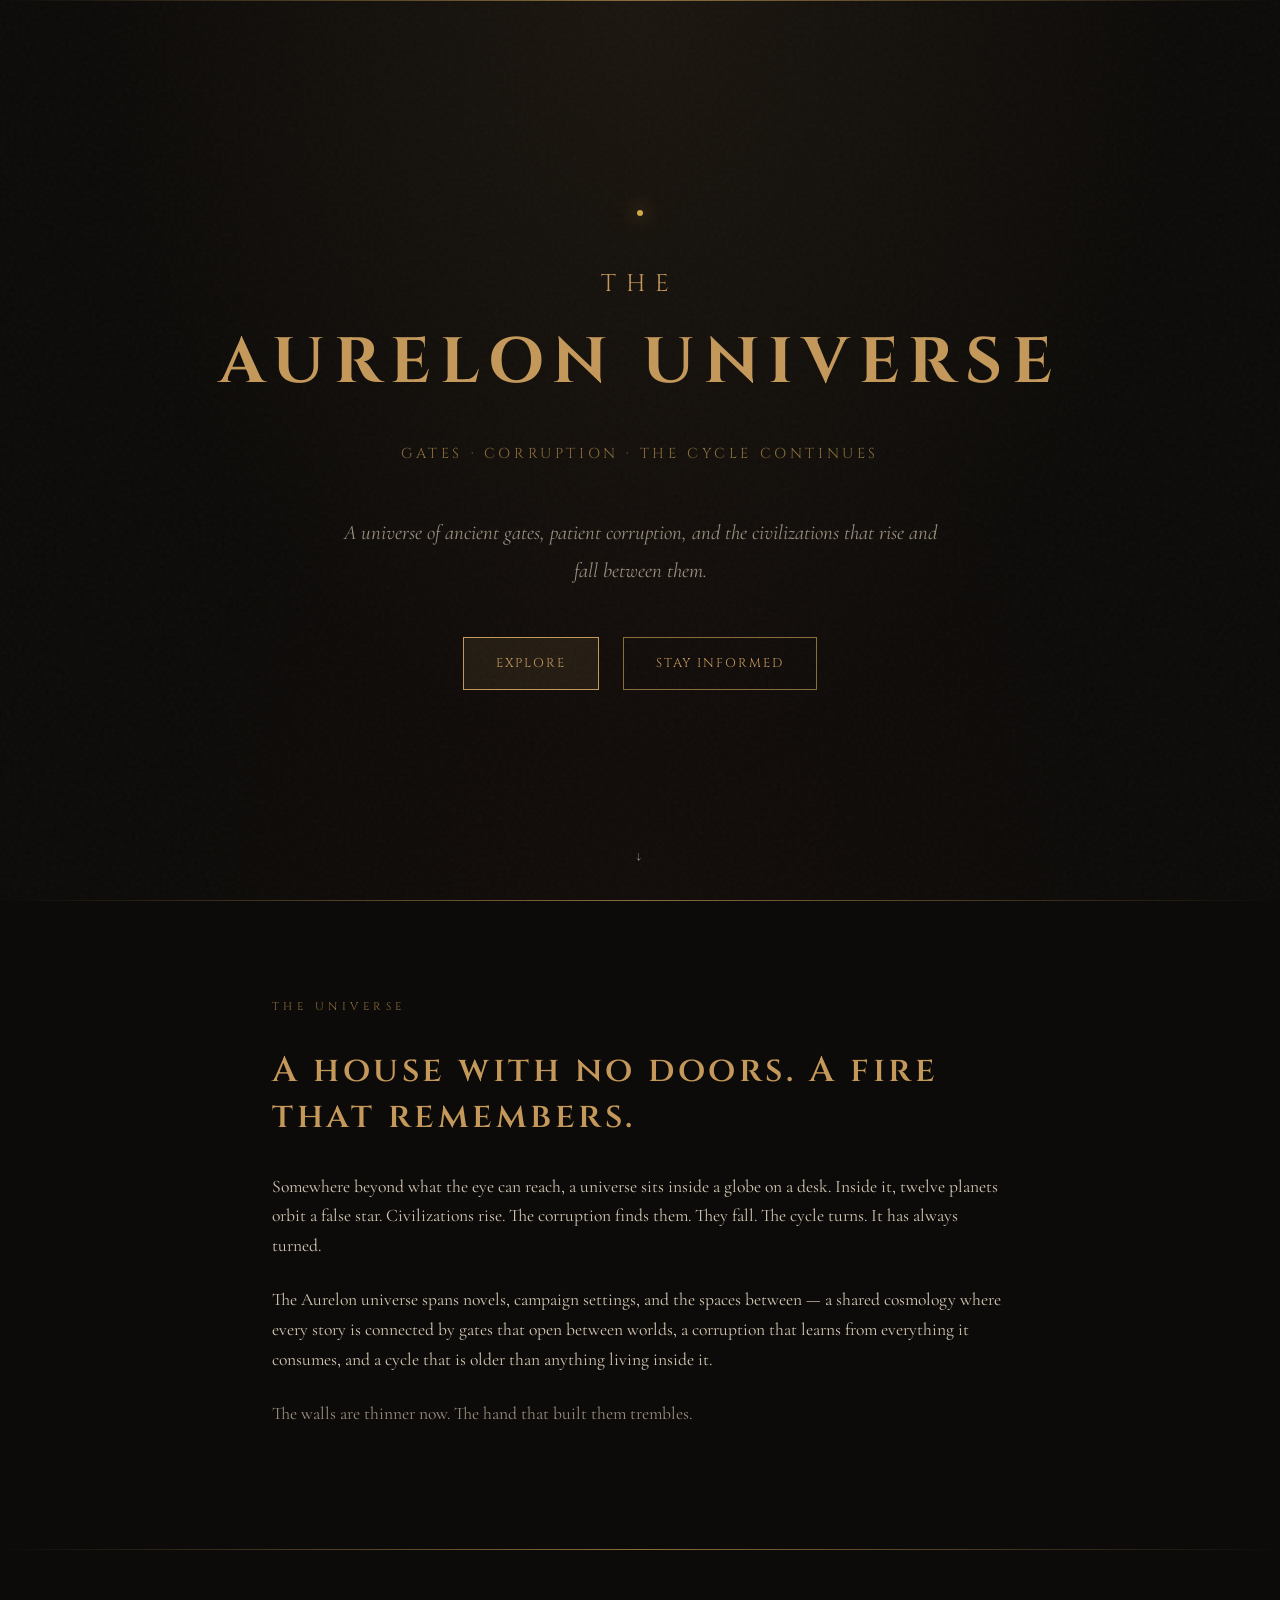
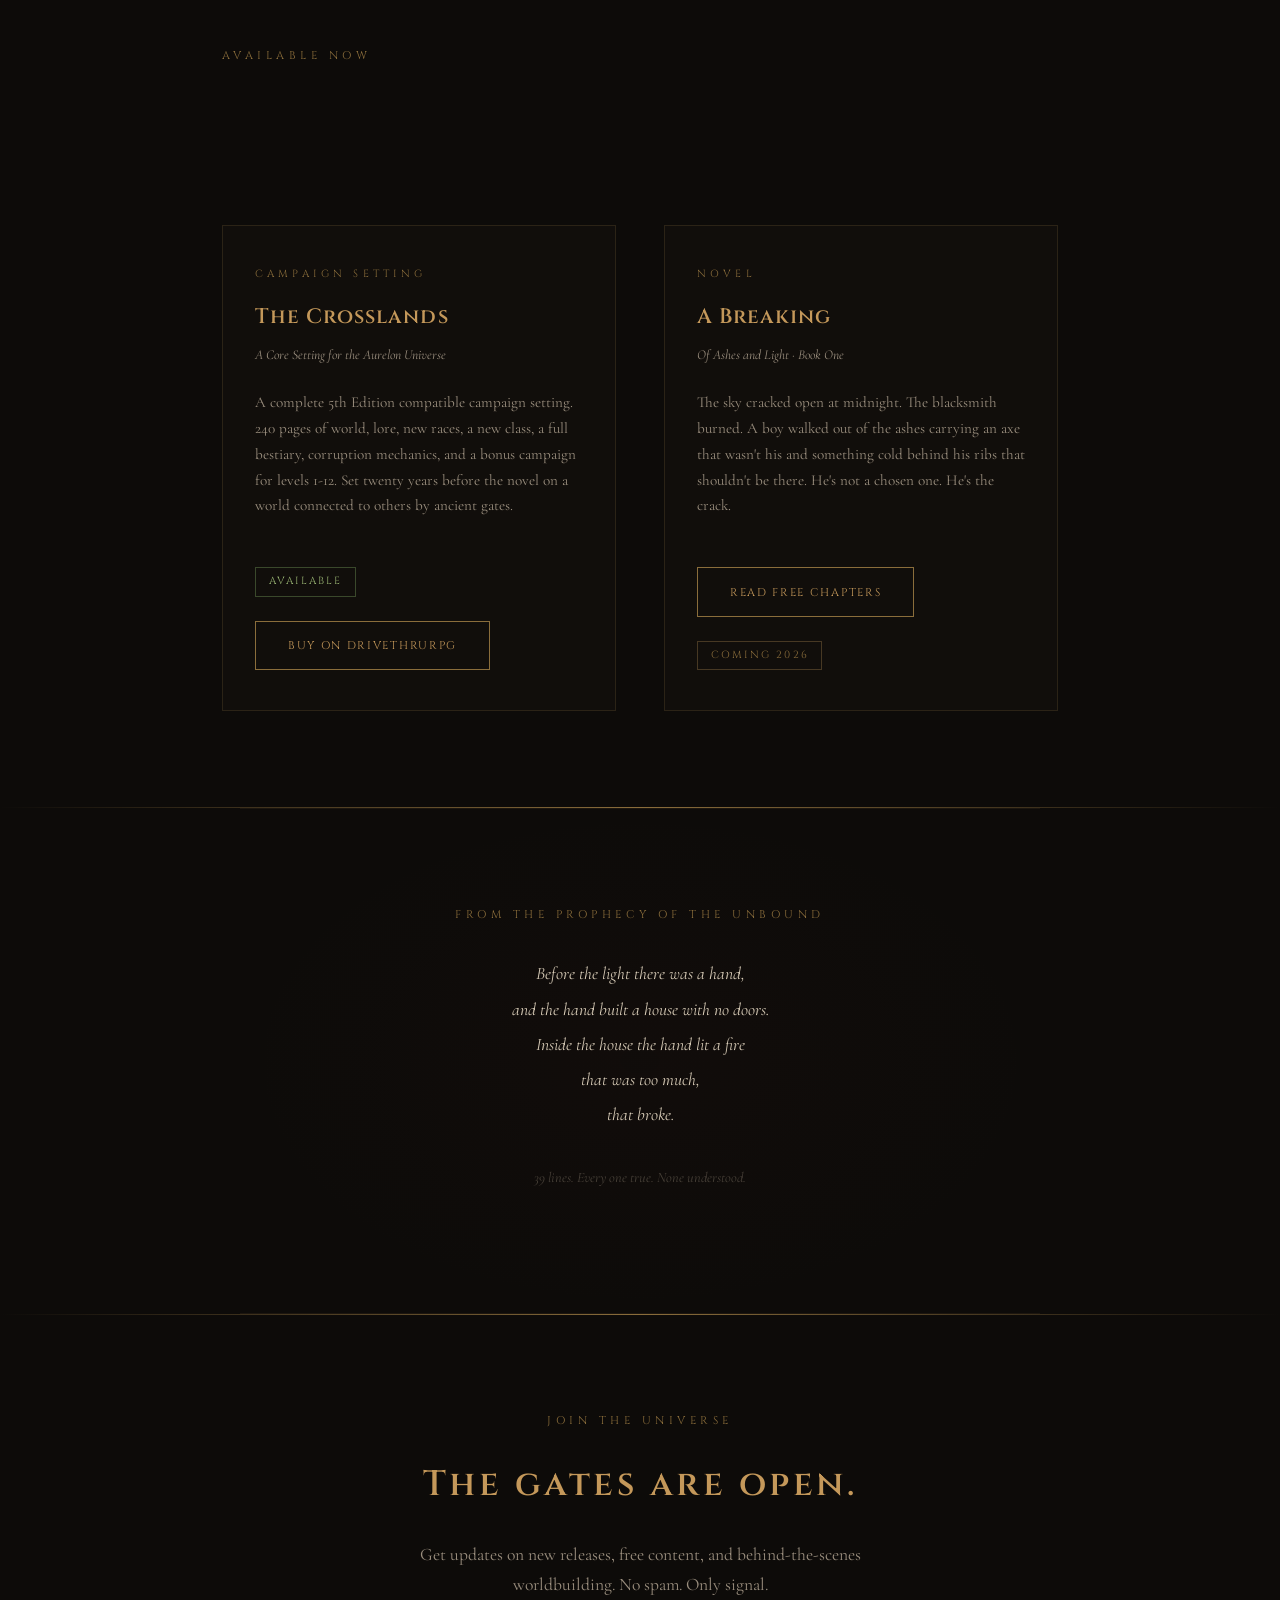
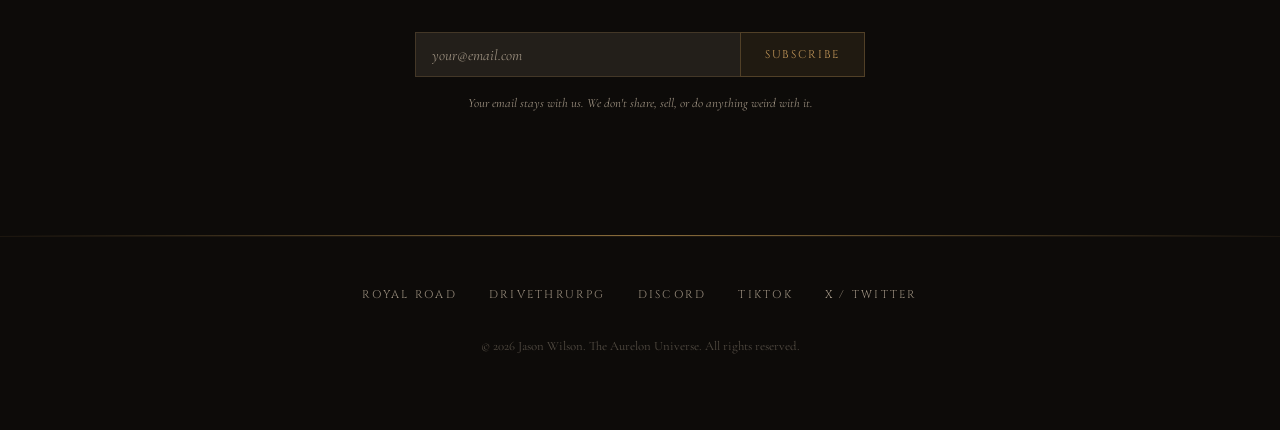
<file: Index.html>
<!DOCTYPE html>
<html lang="en">
<head>
<meta charset="UTF-8">
<meta name="viewport" content="width=device-width, initial-scale=1.0">
<title>The Aurelon Universe — Gates. Corruption. The Cycle Continues.</title>
<meta name="description" content="The Crosslands campaign setting and A Breaking: Of Ashes and Light novel. A universe of gates, corruption, and the civilizations that rise and fall between them.">
<link rel="preconnect" href="https://fonts.googleapis.com">
<link href="https://fonts.googleapis.com/css2?family=Cinzel:wght@400;600;700&family=Cormorant+Garamond:ital,wght@0,400;0,500;0,600;1,400&display=swap" rel="stylesheet">
<style>
*, *::before, *::after { margin: 0; padding: 0; box-sizing: border-box; }

:root {
  --gold: #c4985a;
  --gold-light: #d4a847;
  --gold-dim: #8a6d3b;
  --bone: #e8dcc8;
  --parchment: #f5f0e6;
  --dark: #0d0b09;
  --dark-mid: #1a1612;
  --dark-surface: #231f1a;
  --red-vein: #6b2020;
  --text-primary: #d4c8b4;
  --text-secondary: #9a8e7e;
}

html { scroll-behavior: smooth; }

body {
  font-family: 'Cormorant Garamond', Georgia, serif;
  background: var(--dark);
  color: var(--text-primary);
  line-height: 1.7;
  overflow-x: hidden;
}

.noise {
  position: fixed;
  top: 0; left: 0; width: 100%; height: 100%;
  pointer-events: none;
  z-index: 9999;
  opacity: 0.03;
  background-image: url("data:image/svg+xml,%3Csvg viewBox='0 0 256 256' xmlns='http://www.w3.org/2000/svg'%3E%3Cfilter id='n'%3E%3CfeTurbulence type='fractalNoise' baseFrequency='0.9' numOctaves='4' stitchTiles='stitch'/%3E%3C/filter%3E%3Crect width='100%25' height='100%25' filter='url(%23n)'/%3E%3C/svg%3E");
}

/* HERO */
.hero {
  min-height: 100vh;
  display: flex;
  flex-direction: column;
  align-items: center;
  justify-content: center;
  text-align: center;
  padding: 2rem;
  position: relative;
  background: radial-gradient(ellipse at center top, rgba(196,152,90,0.08) 0%, transparent 60%),
              radial-gradient(ellipse at center bottom, rgba(107,32,32,0.06) 0%, transparent 50%),
              var(--dark);
}

.hero::before {
  content: '';
  position: absolute;
  top: 0; left: 0; right: 0;
  height: 1px;
  background: linear-gradient(90deg, transparent, var(--gold-dim), transparent);
}

.hero-star {
  width: 6px; height: 6px;
  background: var(--gold-light);
  border-radius: 50%;
  margin-bottom: 3rem;
  box-shadow: 0 0 20px var(--gold-light), 0 0 60px rgba(212,168,71,0.3);
  animation: pulse 4s ease-in-out infinite;
}

@keyframes pulse {
  0%, 100% { box-shadow: 0 0 20px var(--gold-light), 0 0 60px rgba(212,168,71,0.3); }
  50% { box-shadow: 0 0 30px var(--gold-light), 0 0 80px rgba(212,168,71,0.5); }
}

.hero-title {
  font-family: 'Cinzel', serif;
  color: var(--gold);
  letter-spacing: 0.3em;
  text-transform: uppercase;
  margin-bottom: 0.5rem;
}

.hero-title .the { font-size: clamp(1rem, 3vw, 1.5rem); font-weight: 400; display: block; margin-bottom: 0.25rem; }
.hero-title .main { font-size: clamp(2rem, 7vw, 4rem); font-weight: 700; display: block; }

.hero-subtitle {
  font-family: 'Cinzel', serif;
  font-size: clamp(0.7rem, 1.8vw, 0.9rem);
  color: var(--gold-dim);
  letter-spacing: 0.25em;
  text-transform: uppercase;
  margin-top: 1rem;
  margin-bottom: 3rem;
}

.hero-tagline {
  font-size: clamp(1rem, 2.5vw, 1.3rem);
  font-style: italic;
  color: var(--text-secondary);
  max-width: 600px;
  margin-bottom: 3rem;
  line-height: 1.8;
}

.hero-buttons {
  display: flex;
  gap: 1.5rem;
  flex-wrap: wrap;
  justify-content: center;
}

.btn {
  font-family: 'Cinzel', serif;
  font-size: 0.8rem;
  letter-spacing: 0.15em;
  text-transform: uppercase;
  text-decoration: none;
  padding: 0.9rem 2rem;
  border: 1px solid var(--gold-dim);
  color: var(--gold);
  background: transparent;
  transition: all 0.3s ease;
  cursor: pointer;
}

.btn:hover {
  background: rgba(196,152,90,0.1);
  border-color: var(--gold);
  box-shadow: 0 0 20px rgba(196,152,90,0.15);
}

.btn-primary {
  background: rgba(196,152,90,0.1);
  border-color: var(--gold);
}

.scroll-hint {
  position: absolute;
  bottom: 2rem;
  color: var(--text-secondary);
  font-size: 0.8rem;
  letter-spacing: 0.2em;
  text-transform: uppercase;
  animation: bob 2s ease-in-out infinite;
}

@keyframes bob {
  0%, 100% { transform: translateY(0); }
  50% { transform: translateY(8px); }
}

/* DIVIDER */
.divider {
  height: 1px;
  background: linear-gradient(90deg, transparent, var(--gold-dim), transparent);
  margin: 0;
}

/* SECTIONS */
section {
  max-width: 800px;
  margin: 0 auto;
  padding: 6rem 2rem;
}

.section-label {
  font-family: 'Cinzel', serif;
  font-size: 0.7rem;
  letter-spacing: 0.4em;
  text-transform: uppercase;
  color: var(--gold-dim);
  margin-bottom: 2rem;
}

h2 {
  font-family: 'Cinzel', serif;
  font-size: clamp(1.5rem, 4vw, 2.2rem);
  color: var(--gold);
  font-weight: 600;
  letter-spacing: 0.1em;
  margin-bottom: 2rem;
  line-height: 1.3;
}

p {
  font-size: 1.1rem;
  margin-bottom: 1.5rem;
  color: var(--text-primary);
}

.text-dim { color: var(--text-secondary); }

/* PRODUCTS */
.products {
  display: grid;
  grid-template-columns: 1fr;
  gap: 3rem;
  max-width: 900px;
  margin: 0 auto;
  padding: 6rem 2rem;
}

@media (min-width: 700px) {
  .products { grid-template-columns: 1fr 1fr; }
}

.product-card {
  border: 1px solid rgba(196,152,90,0.15);
  padding: 2.5rem 2rem;
  background: rgba(196,152,90,0.02);
  transition: border-color 0.3s ease;
}

.product-card:hover {
  border-color: rgba(196,152,90,0.3);
}

.product-type {
  font-family: 'Cinzel', serif;
  font-size: 0.65rem;
  letter-spacing: 0.4em;
  text-transform: uppercase;
  color: var(--gold-dim);
  margin-bottom: 1rem;
}

.product-card h3 {
  font-family: 'Cinzel', serif;
  font-size: 1.3rem;
  color: var(--gold);
  font-weight: 600;
  margin-bottom: 0.5rem;
  letter-spacing: 0.05em;
}

.product-card .subtitle {
  font-size: 0.85rem;
  color: var(--text-secondary);
  font-style: italic;
  margin-bottom: 1.5rem;
}

.product-card p {
  font-size: 0.95rem;
  color: var(--text-secondary);
  line-height: 1.7;
}

.product-card .btn {
  margin-top: 1.5rem;
  display: inline-block;
  font-size: 0.7rem;
}

.product-status {
  display: inline-block;
  font-family: 'Cinzel', serif;
  font-size: 0.65rem;
  letter-spacing: 0.2em;
  text-transform: uppercase;
  padding: 0.3rem 0.8rem;
  border: 1px solid;
  margin-top: 1.5rem;
}

.status-available { border-color: rgba(120,160,90,0.4); color: #98b472; }
.status-coming { border-color: rgba(196,152,90,0.3); color: var(--gold-dim); }

/* PROPHECY */
.prophecy-section {
  background: radial-gradient(ellipse at center, rgba(107,32,32,0.04) 0%, transparent 70%);
  border-top: 1px solid rgba(196,152,90,0.08);
  border-bottom: 1px solid rgba(196,152,90,0.08);
}

.prophecy-text {
  font-style: italic;
  text-align: center;
  max-width: 550px;
  margin: 0 auto;
  color: var(--text-secondary);
  font-size: 1.15rem;
  line-height: 2;
}

/* SIGNUP */
.signup-section {
  text-align: center;
  max-width: 600px;
  margin: 0 auto;
  padding: 6rem 2rem;
}

.signup-form {
  display: flex;
  gap: 0;
  margin-top: 2rem;
  max-width: 450px;
  margin-left: auto;
  margin-right: auto;
}

.signup-form input[type="email"] {
  flex: 1;
  padding: 0.8rem 1rem;
  font-family: 'Cormorant Garamond', serif;
  font-size: 0.95rem;
  background: var(--dark-surface);
  border: 1px solid rgba(196,152,90,0.2);
  border-right: none;
  color: var(--text-primary);
  outline: none;
}

.signup-form input[type="email"]::placeholder {
  color: var(--text-secondary);
  font-style: italic;
}

.signup-form input[type="email"]:focus {
  border-color: var(--gold-dim);
}

.signup-form button {
  font-family: 'Cinzel', serif;
  font-size: 0.7rem;
  letter-spacing: 0.15em;
  text-transform: uppercase;
  padding: 0.8rem 1.5rem;
  background: rgba(196,152,90,0.1);
  border: 1px solid rgba(196,152,90,0.3);
  color: var(--gold);
  cursor: pointer;
  transition: all 0.3s ease;
  white-space: nowrap;
}

.signup-form button:hover {
  background: rgba(196,152,90,0.2);
  border-color: var(--gold);
}

.signup-note {
  font-size: 0.8rem;
  color: var(--text-secondary);
  margin-top: 1rem;
  font-style: italic;
}

/* FOOTER */
footer {
  border-top: 1px solid rgba(196,152,90,0.08);
  padding: 3rem 2rem;
  text-align: center;
}

.footer-links {
  display: flex;
  gap: 2rem;
  justify-content: center;
  flex-wrap: wrap;
  margin-bottom: 2rem;
}

.footer-links a {
  font-family: 'Cinzel', serif;
  font-size: 0.7rem;
  letter-spacing: 0.2em;
  text-transform: uppercase;
  color: var(--text-secondary);
  text-decoration: none;
  transition: color 0.3s ease;
}

.footer-links a:hover { color: var(--gold); }

.footer-copy {
  font-size: 0.8rem;
  color: rgba(154,142,126,0.5);
}

/* MOBILE */
@media (max-width: 600px) {
  .hero-buttons { flex-direction: column; align-items: center; }
  .signup-form { flex-direction: column; }
  .signup-form input[type="email"] { border-right: 1px solid rgba(196,152,90,0.2); border-bottom: none; }
  .footer-links { flex-direction: column; align-items: center; gap: 1rem; }
}
</style>
</head>
<body>

<div class="noise"></div>

<!-- HERO -->
<header class="hero">
  <div class="hero-star"></div>
  <h1 class="hero-title">
    <span class="the">The</span>
    <span class="main">Aurelon Universe</span>
  </h1>
  <p class="hero-subtitle">Gates &middot; Corruption &middot; The Cycle Continues</p>
  <p class="hero-tagline">A universe of ancient gates, patient corruption, and the civilizations that rise and fall between them.</p>
  <div class="hero-buttons">
    <a href="#products" class="btn btn-primary">Explore</a>
    <a href="#signup" class="btn">Stay Informed</a>
  </div>
  <div class="scroll-hint">&darr;</div>
</header>

<div class="divider"></div>

<!-- ABOUT -->
<section>
  <div class="section-label">The Universe</div>
  <h2>A house with no doors. A fire that remembers.</h2>
  <p>Somewhere beyond what the eye can reach, a universe sits inside a globe on a desk. Inside it, twelve planets orbit a false star. Civilizations rise. The corruption finds them. They fall. The cycle turns. It has always turned.</p>
  <p>The Aurelon universe spans novels, campaign settings, and the spaces between — a shared cosmology where every story is connected by gates that open between worlds, a corruption that learns from everything it consumes, and a cycle that is older than anything living inside it.</p>
  <p class="text-dim">The walls are thinner now. The hand that built them trembles.</p>
</section>

<div class="divider"></div>

<!-- PRODUCTS -->
<div id="products">
  <section style="max-width:900px;padding-bottom:2rem;">
    <div class="section-label">Available Now</div>
  </section>
  <div class="products">
    <div class="product-card">
      <div class="product-type">Campaign Setting</div>
      <h3>The Crosslands</h3>
      <div class="subtitle">A Core Setting for the Aurelon Universe</div>
      <p>A complete 5th Edition compatible campaign setting. 240 pages of world, lore, new races, a new class, a full bestiary, corruption mechanics, and a bonus campaign for levels 1-12. Set twenty years before the novel on a world connected to others by ancient gates.</p>
      <span class="product-status status-available">Available</span><br>
      <a href="#" class="btn">Buy on DriveThruRPG</a>
    </div>
    <div class="product-card">
      <div class="product-type">Novel</div>
      <h3>A Breaking</h3>
      <div class="subtitle">Of Ashes and Light &middot; Book One</div>
      <p>The sky cracked open at midnight. The blacksmith burned. A boy walked out of the ashes carrying an axe that wasn't his and something cold behind his ribs that shouldn't be there. He's not a chosen one. He's the crack.</p>
      <a href="#" class="btn" style="margin-top:1.5rem;display:inline-block;">Read Free Chapters</a><br>
      <span class="product-status status-coming">Coming 2026</span>
    </div>
  </div>
</div>

<div class="divider"></div>

<!-- PROPHECY TEASER -->
<section class="prophecy-section">
  <div class="section-label" style="text-align:center;">From the Prophecy of the Unbound</div>
  <div class="prophecy-text">
    <p>Before the light there was a hand,<br>
    and the hand built a house with no doors.<br>
    Inside the house the hand lit a fire<br>
    that was too much,<br>
    that broke.</p>
    <p style="margin-top:2rem;font-size:0.9rem;color:rgba(154,142,126,0.4);">39 lines. Every one true. None understood.</p>
  </div>
</section>

<div class="divider"></div>

<!-- SIGNUP -->
<section id="signup" class="signup-section">
  <div class="section-label">Join the Universe</div>
  <h2>The gates are open.</h2>
  <p class="text-dim">Get updates on new releases, free content, and behind-the-scenes worldbuilding. No spam. Only signal.</p>
  
  <!-- REPLACE THIS FORM WITH YOUR MAILERLITE EMBED CODE -->
  <div class="signup-form">
    <input type="email" placeholder="your@email.com">
    <button type="submit">Subscribe</button>
  </div>
  <p class="signup-note">Your email stays with us. We don't share, sell, or do anything weird with it.</p>
</section>

<div class="divider"></div>

<!-- FOOTER -->
<footer>
  <div class="footer-links">
    <a href="#">Royal Road</a>
    <a href="#">DriveThruRPG</a>
    <a href="#">Discord</a>
    <a href="#">TikTok</a>
    <a href="#">X / Twitter</a>
  </div>
  <p class="footer-copy">&copy; 2026 Jason Wilson. The Aurelon Universe. All rights reserved.</p>
</footer>

</body>
</html>
</file>
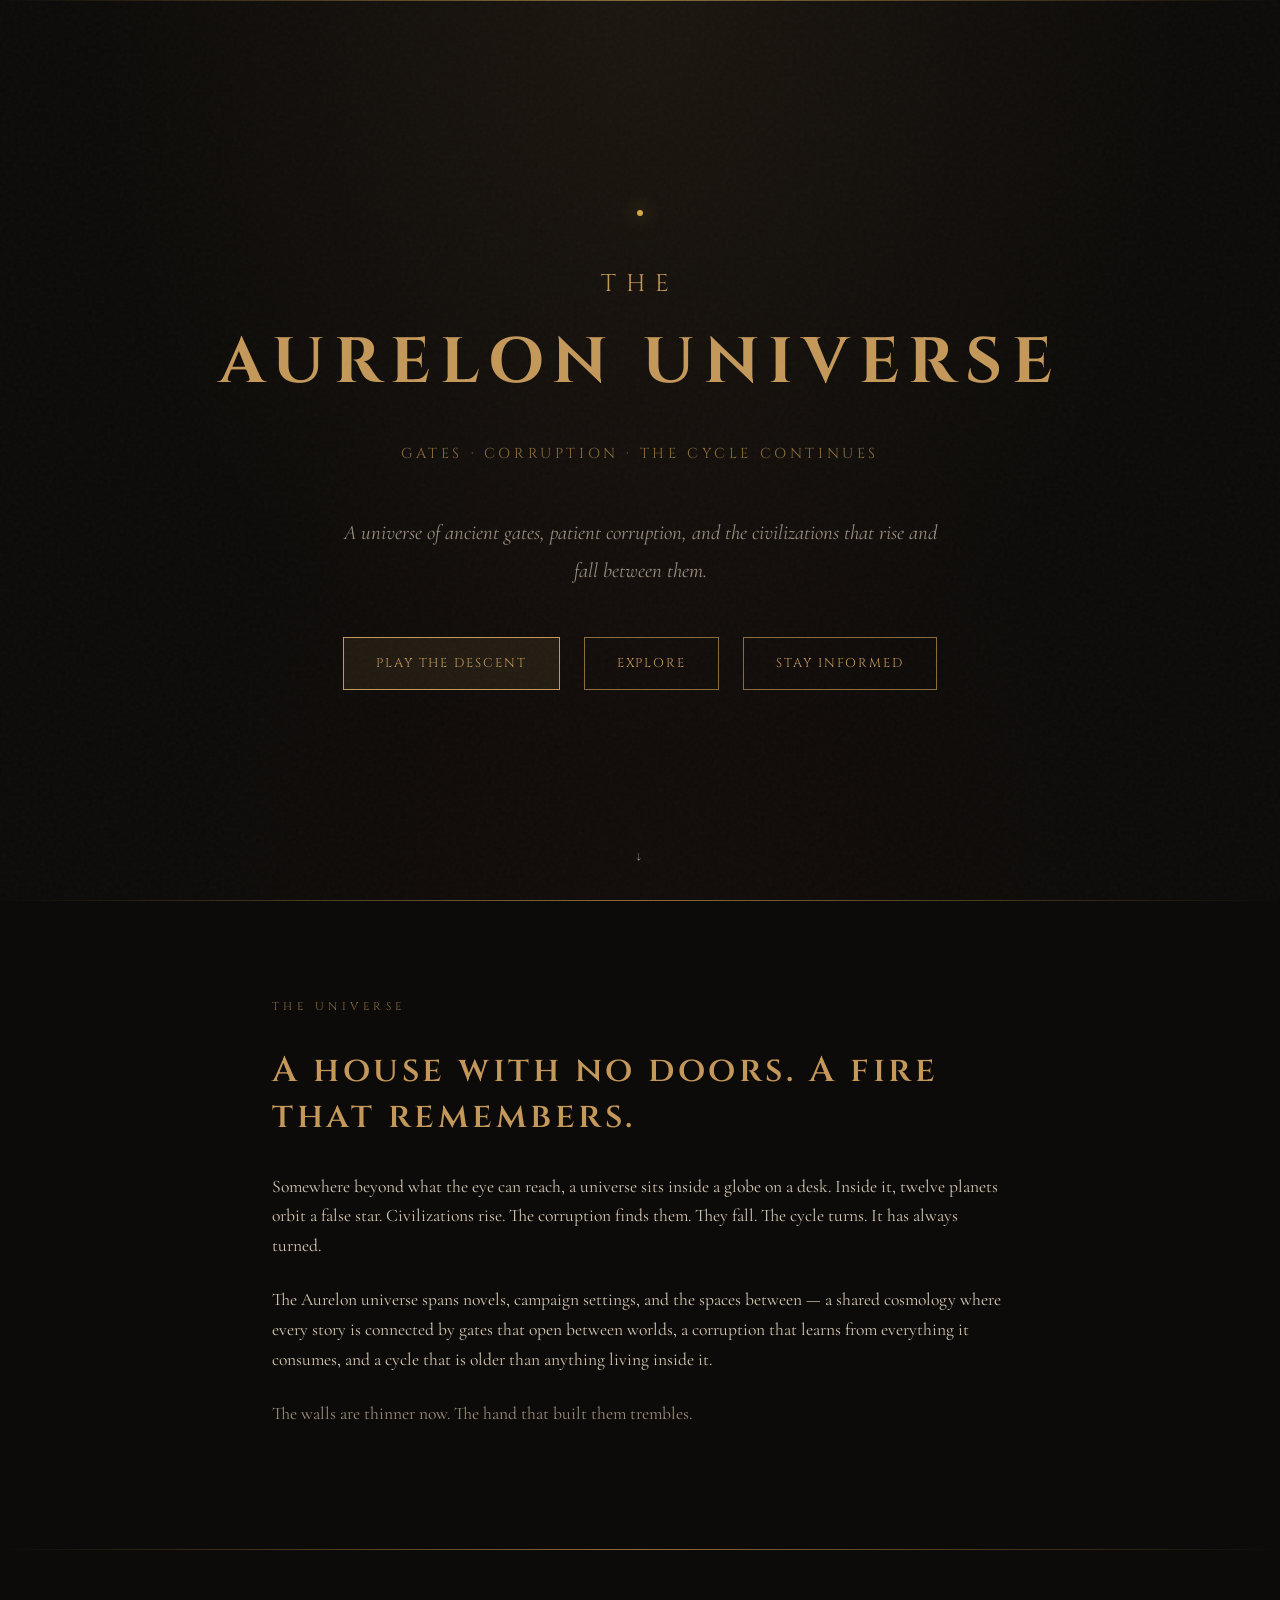
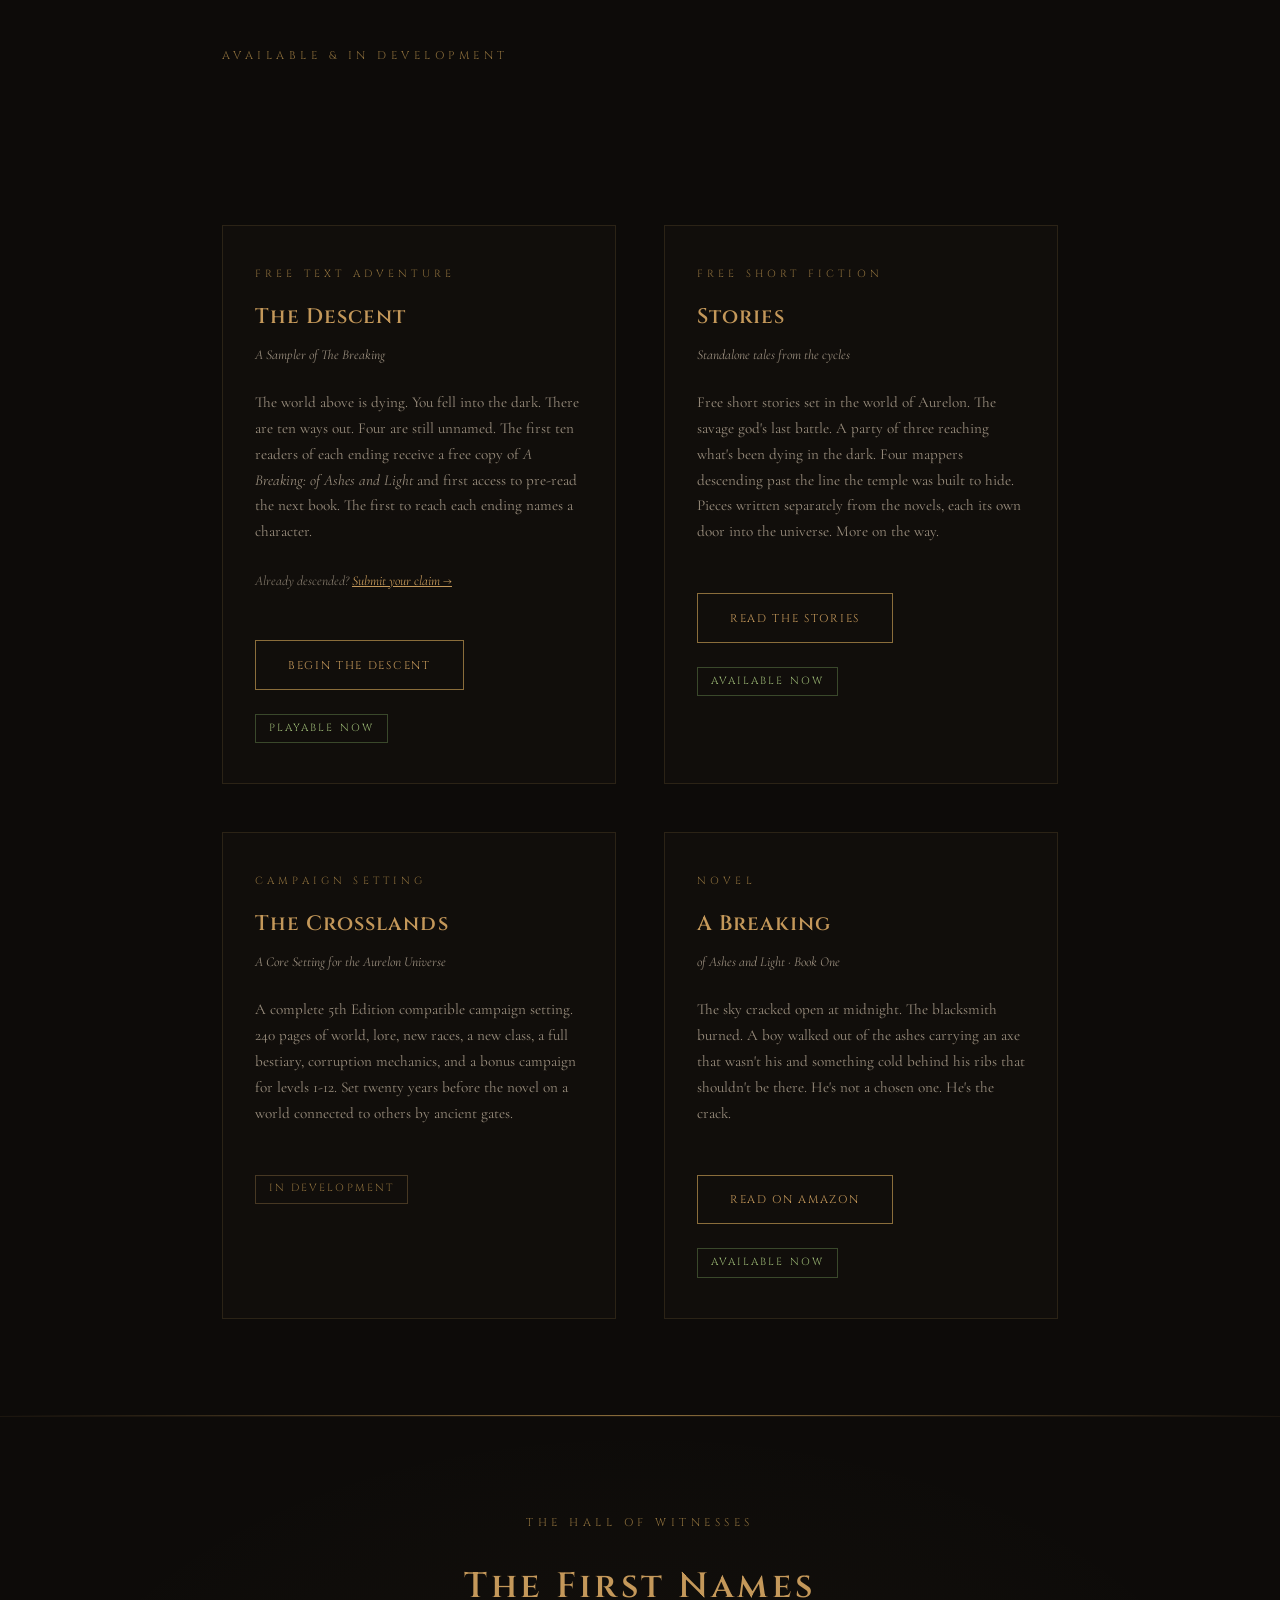
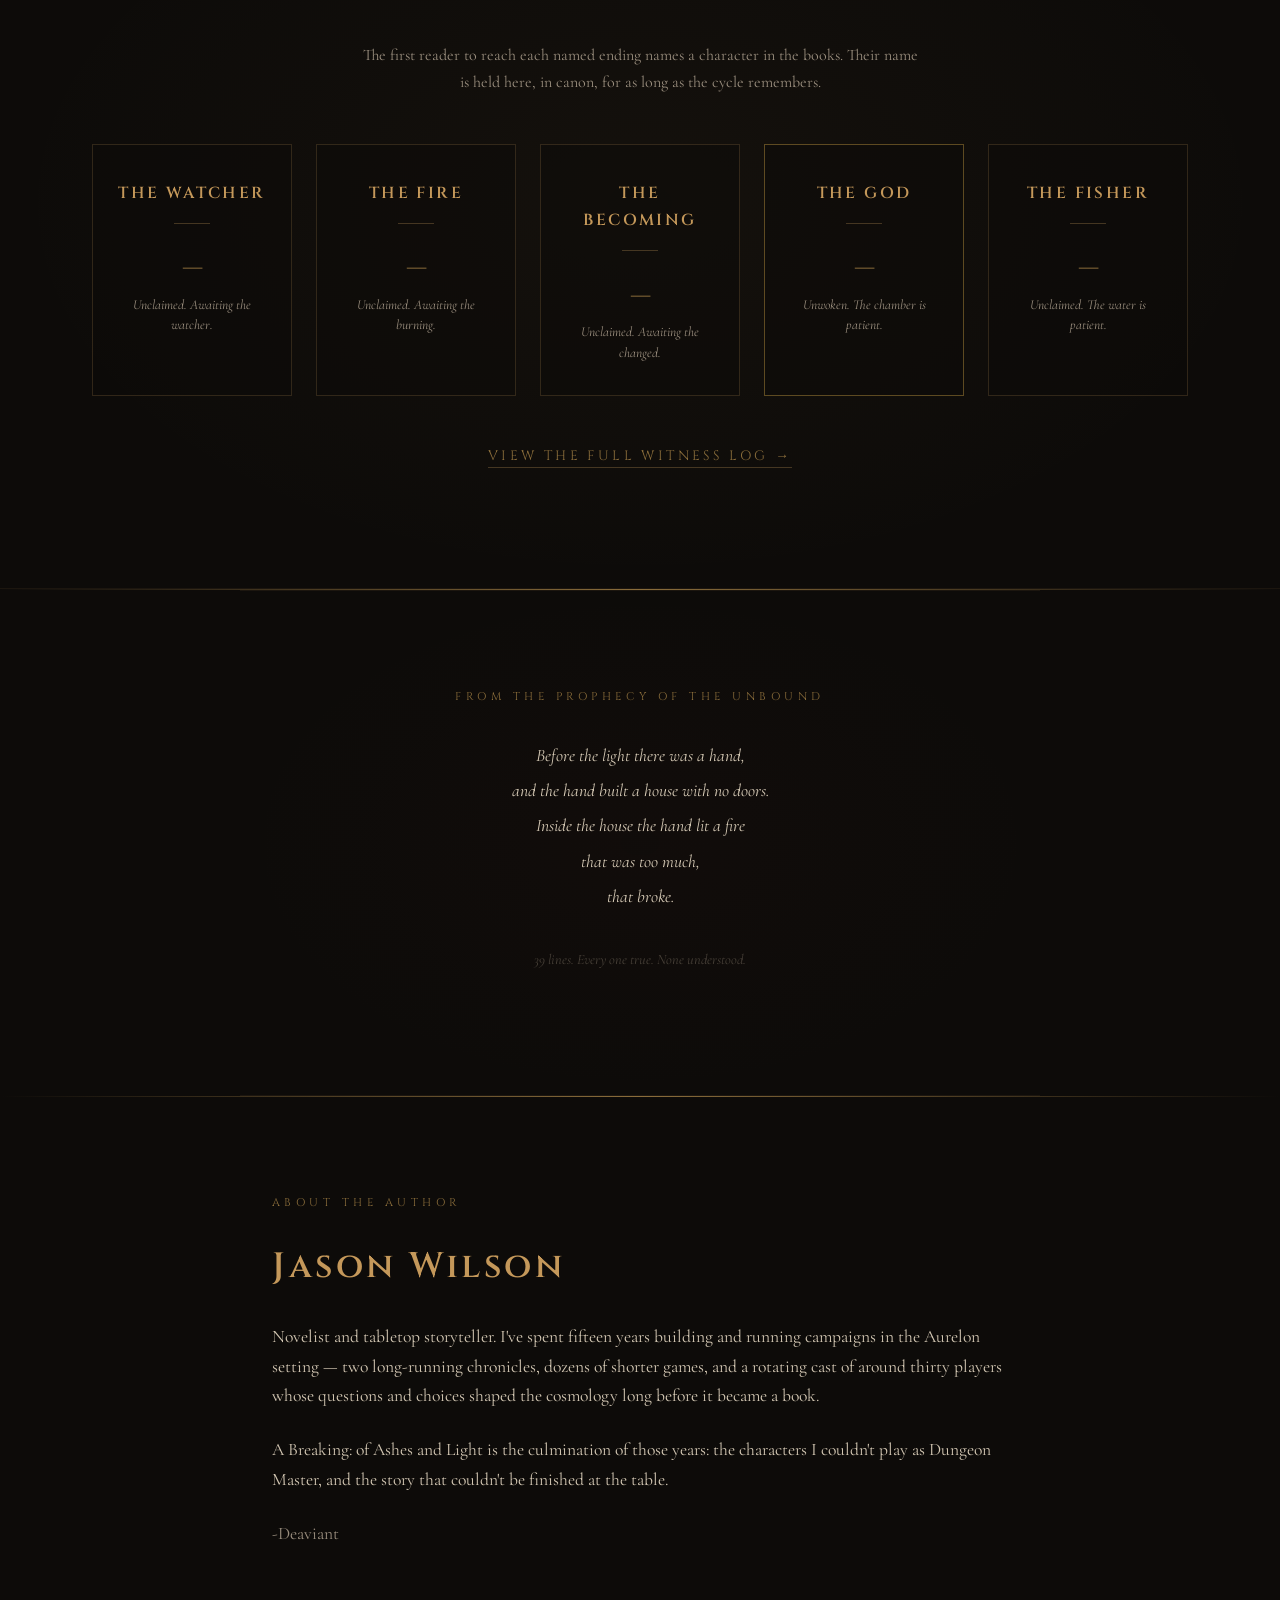
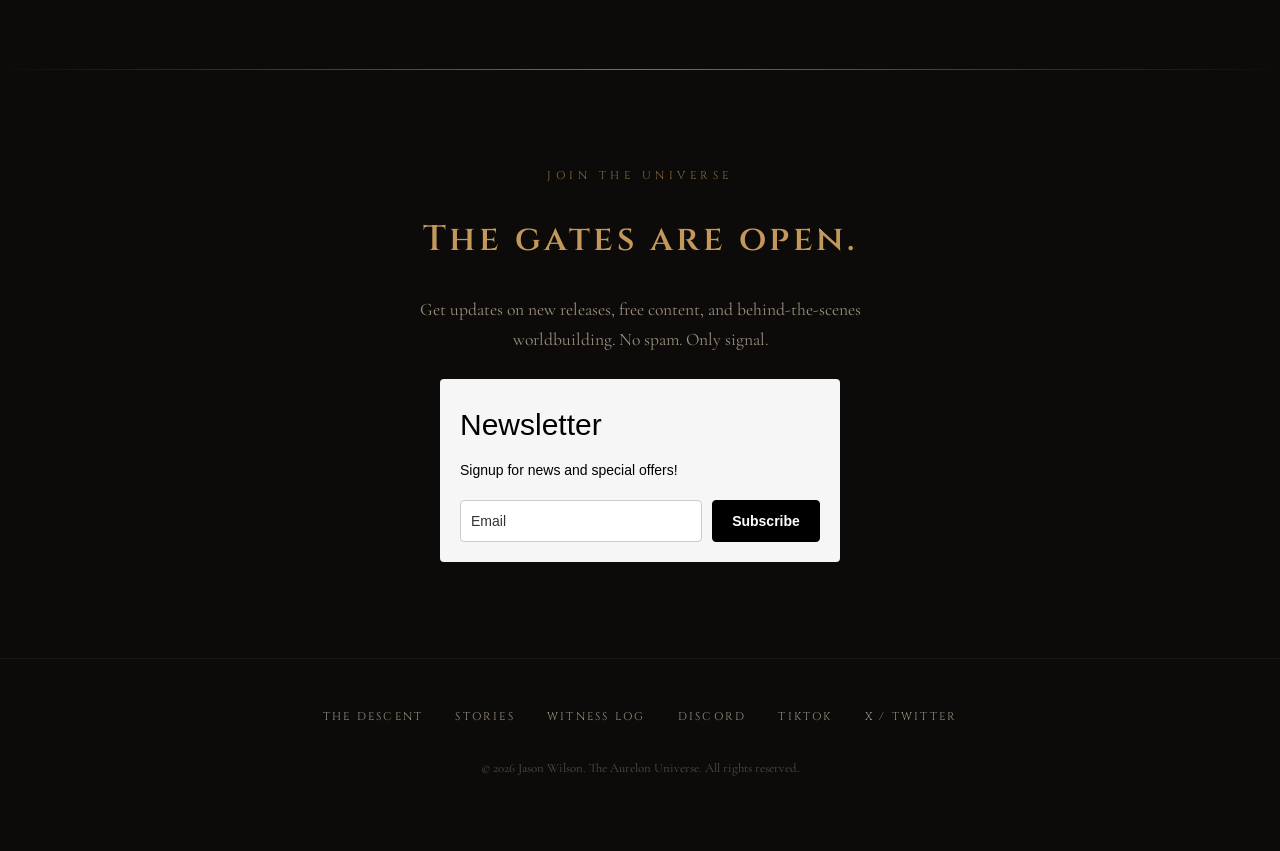
<file: index.html>
<!DOCTYPE html>
<html lang="en">
<head>
<meta charset="UTF-8">
<meta name="viewport" content="width=device-width, initial-scale=1.0">
<title>The Aurelon Universe — Gates. Corruption. The Cycle Continues.</title>
<meta name="description" content="A Breaking: of Ashes and Light, book one of The Breaking cycle, is out now. The Crosslands campaign setting in development. A universe of gates, corruption, and the civilizations that rise and fall between them.">
<link rel="preconnect" href="https://fonts.googleapis.com">
<link href="https://fonts.googleapis.com/css2?family=Cinzel:wght@400;600;700&family=Cormorant+Garamond:ital,wght@0,400;0,500;0,600;1,400&display=swap" rel="stylesheet">
<style>
*, *::before, *::after { margin: 0; padding: 0; box-sizing: border-box; }

:root {
  --gold: #c4985a;
  --gold-light: #d4a847;
  --gold-dim: #8a6d3b;
  --bone: #e8dcc8;
  --parchment: #f5f0e6;
  --dark: #0d0b09;
  --dark-mid: #1a1612;
  --dark-surface: #231f1a;
  --red-vein: #6b2020;
  --text-primary: #d4c8b4;
  --text-secondary: #9a8e7e;
}

html { scroll-behavior: smooth; }

body {
  font-family: 'Cormorant Garamond', Georgia, serif;
  background: var(--dark);
  color: var(--text-primary);
  line-height: 1.7;
  overflow-x: hidden;
}

.noise {
  position: fixed;
  top: 0; left: 0; width: 100%; height: 100%;
  pointer-events: none;
  z-index: 9999;
  opacity: 0.03;
  background-image: url("data:image/svg+xml,%3Csvg viewBox='0 0 256 256' xmlns='http://www.w3.org/2000/svg'%3E%3Cfilter id='n'%3E%3CfeTurbulence type='fractalNoise' baseFrequency='0.9' numOctaves='4' stitchTiles='stitch'/%3E%3C/filter%3E%3Crect width='100%25' height='100%25' filter='url(%23n)'/%3E%3C/svg%3E");
}

/* HERO */
.hero {
  min-height: 100vh;
  display: flex;
  flex-direction: column;
  align-items: center;
  justify-content: center;
  text-align: center;
  padding: 2rem;
  position: relative;
  background: radial-gradient(ellipse at center top, rgba(196,152,90,0.08) 0%, transparent 60%),
              radial-gradient(ellipse at center bottom, rgba(107,32,32,0.06) 0%, transparent 50%),
              var(--dark);
}

.hero::before {
  content: '';
  position: absolute;
  top: 0; left: 0; right: 0;
  height: 1px;
  background: linear-gradient(90deg, transparent, var(--gold-dim), transparent);
}

.hero-star {
  width: 6px; height: 6px;
  background: var(--gold-light);
  border-radius: 50%;
  margin-bottom: 3rem;
  box-shadow: 0 0 20px var(--gold-light), 0 0 60px rgba(212,168,71,0.3);
  animation: pulse 4s ease-in-out infinite;
}

@keyframes pulse {
  0%, 100% { box-shadow: 0 0 20px var(--gold-light), 0 0 60px rgba(212,168,71,0.3); }
  50% { box-shadow: 0 0 30px var(--gold-light), 0 0 80px rgba(212,168,71,0.5); }
}

.hero-title {
  font-family: 'Cinzel', serif;
  color: var(--gold);
  letter-spacing: 0.3em;
  text-transform: uppercase;
  margin-bottom: 0.5rem;
}

.hero-title .the { font-size: clamp(1rem, 3vw, 1.5rem); font-weight: 400; display: block; margin-bottom: 0.25rem; }
.hero-title .main { font-size: clamp(2rem, 7vw, 4rem); font-weight: 700; display: block; }

.hero-subtitle {
  font-family: 'Cinzel', serif;
  font-size: clamp(0.7rem, 1.8vw, 0.9rem);
  color: var(--gold-dim);
  letter-spacing: 0.25em;
  text-transform: uppercase;
  margin-top: 1rem;
  margin-bottom: 3rem;
}

.hero-tagline {
  font-size: clamp(1rem, 2.5vw, 1.3rem);
  font-style: italic;
  color: var(--text-secondary);
  max-width: 600px;
  margin-bottom: 3rem;
  line-height: 1.8;
}

.hero-buttons {
  display: flex;
  gap: 1.5rem;
  flex-wrap: wrap;
  justify-content: center;
}

.btn {
  font-family: 'Cinzel', serif;
  font-size: 0.8rem;
  letter-spacing: 0.15em;
  text-transform: uppercase;
  text-decoration: none;
  padding: 0.9rem 2rem;
  border: 1px solid var(--gold-dim);
  color: var(--gold);
  background: transparent;
  transition: all 0.3s ease;
  cursor: pointer;
}

.btn:hover {
  background: rgba(196,152,90,0.1);
  border-color: var(--gold);
  box-shadow: 0 0 20px rgba(196,152,90,0.15);
}

.btn-primary {
  background: rgba(196,152,90,0.1);
  border-color: var(--gold);
}

.scroll-hint {
  position: absolute;
  bottom: 2rem;
  color: var(--text-secondary);
  font-size: 0.8rem;
  letter-spacing: 0.2em;
  text-transform: uppercase;
  animation: bob 2s ease-in-out infinite;
}

@keyframes bob {
  0%, 100% { transform: translateY(0); }
  50% { transform: translateY(8px); }
}

/* DIVIDER */
.divider {
  height: 1px;
  background: linear-gradient(90deg, transparent, var(--gold-dim), transparent);
  margin: 0;
}

/* SECTIONS */
section {
  max-width: 800px;
  margin: 0 auto;
  padding: 6rem 2rem;
}

.section-label {
  font-family: 'Cinzel', serif;
  font-size: 0.7rem;
  letter-spacing: 0.4em;
  text-transform: uppercase;
  color: var(--gold-dim);
  margin-bottom: 2rem;
}

h2 {
  font-family: 'Cinzel', serif;
  font-size: clamp(1.5rem, 4vw, 2.2rem);
  color: var(--gold);
  font-weight: 600;
  letter-spacing: 0.1em;
  margin-bottom: 2rem;
  line-height: 1.3;
}

p {
  font-size: 1.1rem;
  margin-bottom: 1.5rem;
  color: var(--text-primary);
}

.text-dim { color: var(--text-secondary); }

/* PRODUCTS */
.products {
  display: grid;
  grid-template-columns: 1fr;
  gap: 3rem;
  max-width: 900px;
  margin: 0 auto;
  padding: 6rem 2rem;
}

@media (min-width: 700px) {
  .products { grid-template-columns: 1fr 1fr; }
}

.product-card {
  border: 1px solid rgba(196,152,90,0.15);
  padding: 2.5rem 2rem;
  background: rgba(196,152,90,0.02);
  transition: border-color 0.3s ease;
}

.product-card:hover {
  border-color: rgba(196,152,90,0.3);
}

.product-type {
  font-family: 'Cinzel', serif;
  font-size: 0.65rem;
  letter-spacing: 0.4em;
  text-transform: uppercase;
  color: var(--gold-dim);
  margin-bottom: 1rem;
}

.product-card h3 {
  font-family: 'Cinzel', serif;
  font-size: 1.3rem;
  color: var(--gold);
  font-weight: 600;
  margin-bottom: 0.5rem;
  letter-spacing: 0.05em;
}

.product-card .subtitle {
  font-size: 0.85rem;
  color: var(--text-secondary);
  font-style: italic;
  margin-bottom: 1.5rem;
}

.product-card p {
  font-size: 0.95rem;
  color: var(--text-secondary);
  line-height: 1.7;
}

.product-card .btn {
  margin-top: 1.5rem;
  display: inline-block;
  font-size: 0.7rem;
}

.product-status {
  display: inline-block;
  font-family: 'Cinzel', serif;
  font-size: 0.65rem;
  letter-spacing: 0.2em;
  text-transform: uppercase;
  padding: 0.3rem 0.8rem;
  border: 1px solid;
  margin-top: 1.5rem;
}

.status-available { border-color: rgba(120,160,90,0.4); color: #98b472; }
.status-coming { border-color: rgba(196,152,90,0.3); color: var(--gold-dim); }

/* HALL OF WITNESSES */
.hall-of-witnesses {
  background: radial-gradient(ellipse at center, rgba(196,152,90,0.04) 0%, transparent 70%);
  border-top: 1px solid rgba(196,152,90,0.08);
  border-bottom: 1px solid rgba(196,152,90,0.08);
  max-width: none;
  padding: 6rem 2rem;
}

.witness-grid {
  max-width: 1200px;
  margin: 0 auto;
  display: flex;
  flex-wrap: wrap;
  justify-content: center;
  gap: 1.5rem;
}

.witness-card {
  display: block;
  flex: 0 1 200px;
  border: 1px solid rgba(196,152,90,0.2);
  padding: 2.2rem 1.5rem 2rem;
  text-decoration: none;
  text-align: center;
  background: rgba(13,11,9,0.5);
  transition: all 0.3s ease;
  min-height: 220px;
}

.witness-card:hover {
  border-color: var(--gold);
  background: rgba(196,152,90,0.05);
  transform: translateY(-2px);
  box-shadow: 0 4px 24px rgba(196,152,90,0.06);
}

.witness-card.claimed {
  border-color: rgba(196,152,90,0.5);
  background: rgba(196,152,90,0.04);
}

.witness-card.special-sleeping {
  border-color: rgba(212,168,71,0.4);
}

.witness-card.special-sleeping.claimed {
  border-color: var(--gold-light);
  box-shadow: 0 0 32px rgba(212,168,71,0.08);
}

.witness-eyebrow {
  font-family: 'Cinzel', serif;
  font-size: 0.65rem;
  letter-spacing: 0.4em;
  text-transform: uppercase;
  color: var(--gold-dim);
  margin-bottom: 0.75rem;
  min-height: 0.75rem;
}

/* Empty eyebrow takes no space — the archetype only appears when a card
   has been claimed and the JS reveals "what this ending was once known as." */
.witness-eyebrow:empty {
  margin-bottom: 0;
  min-height: 0;
}

.witness-title {
  font-family: 'Cinzel', serif;
  font-size: 1rem;
  letter-spacing: 0.15em;
  color: var(--gold);
  font-weight: 600;
  margin-bottom: 1rem;
  text-transform: uppercase;
}

.witness-divider {
  width: 36px;
  height: 1px;
  background: rgba(196,152,90,0.3);
  margin: 0 auto 1.2rem;
}

.witness-claimant {
  font-family: 'Cinzel', serif;
  font-size: 0.95rem;
  letter-spacing: 0.08em;
  color: var(--text-primary);
  margin-bottom: 0.5rem;
  min-height: 1.5em;
}

.witness-card:not(.claimed) .witness-claimant {
  color: var(--gold-dim);
  font-family: 'Cormorant Garamond', serif;
  font-style: italic;
  font-size: 1.6rem;
  letter-spacing: 0;
}

.witness-meta {
  font-size: 0.85rem;
  font-style: italic;
  color: var(--text-secondary);
  line-height: 1.5;
  min-height: 2.5em;
  padding: 0 0.5rem;
}

.witness-card.claimed .witness-meta {
  color: var(--gold-dim);
}

.witness-named-character {
  display: block;
  font-family: 'Cormorant Garamond', serif;
  font-style: italic;
  color: var(--gold);
  font-size: 1rem;
  margin-top: 0.5rem;
  letter-spacing: 0.02em;
}

/* PROPHECY */
.prophecy-section {
  background: radial-gradient(ellipse at center, rgba(107,32,32,0.04) 0%, transparent 70%);
  border-top: 1px solid rgba(196,152,90,0.08);
  border-bottom: 1px solid rgba(196,152,90,0.08);
}

.prophecy-text {
  font-style: italic;
  text-align: center;
  max-width: 550px;
  margin: 0 auto;
  color: var(--text-secondary);
  font-size: 1.15rem;
  line-height: 2;
}

/* SIGNUP */
.signup-section {
  text-align: center;
  max-width: 600px;
  margin: 0 auto;
  padding: 6rem 2rem;
}

.signup-form {
  display: flex;
  gap: 0;
  margin-top: 2rem;
  max-width: 450px;
  margin-left: auto;
  margin-right: auto;
}

.signup-form input[type="email"] {
  flex: 1;
  padding: 0.8rem 1rem;
  font-family: 'Cormorant Garamond', serif;
  font-size: 0.95rem;
  background: var(--dark-surface);
  border: 1px solid rgba(196,152,90,0.2);
  border-right: none;
  color: var(--text-primary);
  outline: none;
}

.signup-form input[type="email"]::placeholder {
  color: var(--text-secondary);
  font-style: italic;
}

.signup-form input[type="email"]:focus {
  border-color: var(--gold-dim);
}

.signup-form button {
  font-family: 'Cinzel', serif;
  font-size: 0.7rem;
  letter-spacing: 0.15em;
  text-transform: uppercase;
  padding: 0.8rem 1.5rem;
  background: rgba(196,152,90,0.1);
  border: 1px solid rgba(196,152,90,0.3);
  color: var(--gold);
  cursor: pointer;
  transition: all 0.3s ease;
  white-space: nowrap;
}

.signup-form button:hover {
  background: rgba(196,152,90,0.2);
  border-color: var(--gold);
}

.signup-note {
  font-size: 0.8rem;
  color: var(--text-secondary);
  margin-top: 1rem;
  font-style: italic;
}

/* FOOTER */
footer {
  border-top: 1px solid rgba(196,152,90,0.08);
  padding: 3rem 2rem;
  text-align: center;
}

.footer-links {
  display: flex;
  gap: 2rem;
  justify-content: center;
  flex-wrap: wrap;
  margin-bottom: 2rem;
}

.footer-links a {
  font-family: 'Cinzel', serif;
  font-size: 0.7rem;
  letter-spacing: 0.2em;
  text-transform: uppercase;
  color: var(--text-secondary);
  text-decoration: none;
  transition: color 0.3s ease;
}

.footer-links a:hover { color: var(--gold); }

.footer-copy {
  font-size: 0.8rem;
  color: rgba(154,142,126,0.5);
}

/* MOBILE */
@media (max-width: 600px) {
  .hero-buttons { flex-direction: column; align-items: center; }
  .signup-form { flex-direction: column; }
  .signup-form input[type="email"] { border-right: 1px solid rgba(196,152,90,0.2); border-bottom: none; }
  .footer-links { flex-direction: column; align-items: center; gap: 1rem; }
}
</style>

<!-- Cloudflare Web Analytics --><script defer src='https://static.cloudflareinsights.com/beacon.min.js' data-cf-beacon='{"token": "c6b10b9c22674a1fa83ea88372c5a3a4"}'></script><!-- End Cloudflare Web Analytics -->
</head>
<body>

<div class="noise"></div>

<!-- HERO -->
<header class="hero">
  <div class="hero-star"></div>
  <h1 class="hero-title">
    <span class="the">The</span>
    <span class="main">Aurelon Universe</span>
  </h1>
  <p class="hero-subtitle">Gates &middot; Corruption &middot; The Cycle Continues</p>
  <p class="hero-tagline">A universe of ancient gates, patient corruption, and the civilizations that rise and fall between them.</p>
  <div class="hero-buttons">
    <a href="/the-descent" class="btn btn-primary">Play The Descent</a>
    <a href="#products" class="btn">Explore</a>
    <a href="#signup" class="btn">Stay Informed</a>
  </div>
  <div class="scroll-hint">&darr;</div>
</header>

<div class="divider"></div>

<!-- ABOUT -->
<section>
  <div class="section-label">The Universe</div>
  <h2>A house with no doors. A fire that remembers.</h2>
  <p>Somewhere beyond what the eye can reach, a universe sits inside a globe on a desk. Inside it, twelve planets orbit a false star. Civilizations rise. The corruption finds them. They fall. The cycle turns. It has always turned.</p>
  <p>The Aurelon universe spans novels, campaign settings, and the spaces between — a shared cosmology where every story is connected by gates that open between worlds, a corruption that learns from everything it consumes, and a cycle that is older than anything living inside it.</p>
  <p class="text-dim">The walls are thinner now. The hand that built them trembles.</p>
</section>

<div class="divider"></div>

<!-- PRODUCTS -->
<div id="products">
  <section style="max-width:900px;padding-bottom:2rem;">
    <div class="section-label">Available &amp; In Development</div>
  </section>
  <div class="products">
    <div class="product-card">
      <div class="product-type">Free Text Adventure</div>
      <h3>The Descent</h3>
      <div class="subtitle">A Sampler of The Breaking</div>
      <p>The world above is dying. You fell into the dark. There are ten ways out. Four are still unnamed. The first ten readers of each ending receive a free copy of <em>A Breaking: of Ashes and Light</em> and first access to pre-read the next book. The first to reach each ending names a character.</p>
      <p style="font-size:0.85rem;color:rgba(154,142,126,0.8);font-style:italic;margin-top:1rem;">Already descended? <a href="/witness" style="color:var(--gold);text-decoration:underline;">Submit your claim &rarr;</a></p>
      <a href="/the-descent" class="btn">Begin the Descent</a>
      <span class="product-status status-available">Playable Now</span>
    </div>
    <div class="product-card">
      <div class="product-type">Free Short Fiction</div>
      <h3>Stories</h3>
      <div class="subtitle">Standalone tales from the cycles</div>
      <p>Free short stories set in the world of Aurelon. The savage god's last battle. A party of three reaching what's been dying in the dark. Four mappers descending past the line the temple was built to hide. Pieces written separately from the novels, each its own door into the universe. More on the way.</p>
      <a href="/stories" class="btn">Read the Stories</a>
      <span class="product-status status-available">Available Now</span>
    </div>
    <div class="product-card">
      <div class="product-type">Campaign Setting</div>
      <h3>The Crosslands</h3>
      <div class="subtitle">A Core Setting for the Aurelon Universe</div>
      <p>A complete 5th Edition compatible campaign setting. 240 pages of world, lore, new races, a new class, a full bestiary, corruption mechanics, and a bonus campaign for levels 1-12. Set twenty years before the novel on a world connected to others by ancient gates.</p>
      <span class="product-status status-coming">In Development</span>
    </div>
    <div class="product-card">
      <div class="product-type">Novel</div>
      <h3>A Breaking</h3>
      <div class="subtitle">of Ashes and Light &middot; Book One</div>
      <p>The sky cracked open at midnight. The blacksmith burned. A boy walked out of the ashes carrying an axe that wasn't his and something cold behind his ribs that shouldn't be there. He's not a chosen one. He's the crack.</p>
      <a href="https://www.amazon.com/dp/B0H24B14KS" class="btn" target="_blank" rel="noopener noreferrer">Read on Amazon</a>
      <span class="product-status status-available">Available Now</span>
    </div>
  </div>
</div>

<div class="divider"></div>

<!-- HALL OF WITNESSES -->
<section class="hall-of-witnesses">
  <div class="section-label" style="text-align:center;">The Hall of Witnesses</div>
  <h2 style="text-align:center;">The First Names</h2>
  <p class="text-dim" style="text-align:center;max-width:560px;margin:0 auto 3rem;font-size:1rem;">
    The first reader to reach each named ending names a character in the books. Their name is held here, in canon, for as long as the cycle remembers.
  </p>

  <div class="witness-grid">

    <a href="/witness/log" class="witness-card" data-ending="warden">
      <div class="witness-eyebrow"></div>
      <h3 class="witness-title">The Watcher</h3>
      <div class="witness-divider"></div>
      <div class="witness-claimant">&mdash;</div>
      <div class="witness-meta">Unclaimed. Awaiting the watcher.</div>
    </a>

    <a href="/witness/log" class="witness-card" data-ending="cultist">
      <div class="witness-eyebrow"></div>
      <h3 class="witness-title">The Fire</h3>
      <div class="witness-divider"></div>
      <div class="witness-claimant">&mdash;</div>
      <div class="witness-meta">Unclaimed. Awaiting the burning.</div>
    </a>

    <a href="/witness/log" class="witness-card" data-ending="vrethkai_with_mind">
      <div class="witness-eyebrow"></div>
      <h3 class="witness-title">The Becoming</h3>
      <div class="witness-divider"></div>
      <div class="witness-claimant">&mdash;</div>
      <div class="witness-meta">Unclaimed. Awaiting the changed.</div>
    </a>

    <a href="/witness/log" class="witness-card special-sleeping" data-ending="sleeping_god">
      <div class="witness-eyebrow"></div>
      <h3 class="witness-title">The God</h3>
      <div class="witness-divider"></div>
      <div class="witness-claimant">&mdash;</div>
      <div class="witness-meta">Unwoken. The chamber is patient.</div>
    </a>

    <a href="/witness/log" class="witness-card" data-ending="fisher">
      <div class="witness-eyebrow"></div>
      <h3 class="witness-title">The Fisher</h3>
      <div class="witness-divider"></div>
      <div class="witness-claimant">&mdash;</div>
      <div class="witness-meta">Unclaimed. The water is patient.</div>
    </a>

  </div>

  <p style="text-align:center;margin-top:3rem;font-size:0.85rem;letter-spacing:0.1em;">
    <a href="/witness/log" style="color:var(--gold-dim);text-decoration:none;font-family:'Cinzel',serif;text-transform:uppercase;letter-spacing:0.25em;border-bottom:1px solid rgba(196,152,90,0.3);padding-bottom:2px;">View the full witness log &rarr;</a>
  </p>
</section>

<div class="divider"></div>

<!-- PROPHECY TEASER -->
<section class="prophecy-section">
  <div class="section-label" style="text-align:center;">From the Prophecy of the Unbound</div>
  <div class="prophecy-text">
    <p>Before the light there was a hand,<br>
    and the hand built a house with no doors.<br>
    Inside the house the hand lit a fire<br>
    that was too much,<br>
    that broke.</p>
    <p style="margin-top:2rem;font-size:0.9rem;color:rgba(154,142,126,0.4);">39 lines. Every one true. None understood.</p>
  </div>
</section>

<div class="divider"></div>

<!-- ABOUT THE AUTHOR -->
<section id="about">
  <div class="section-label">About the Author</div>
  <h2>Jason Wilson</h2>
  <p>Novelist and tabletop storyteller. I've spent fifteen years building and running campaigns in the Aurelon setting — two long-running chronicles, dozens of shorter games, and a rotating cast of around thirty players whose questions and choices shaped the cosmology long before it became a book.</p>
  <p>A Breaking: of Ashes and Light is the culmination of those years: the characters I couldn't play as Dungeon Master, and the story that couldn't be finished at the table.</p>
  <p class="text-dim">-Deaviant</p>
</section>

<div class="divider"></div>

<!-- SIGNUP -->
<section id="signup" class="signup-section">
  <div class="section-label">Join the Universe</div>
  <h2>The gates are open.</h2>
  <p class="text-dim">Get updates on new releases, free content, and behind-the-scenes worldbuilding. No spam. Only signal.</p>
  
  <!-- REPLACE THIS FORM WITH YOUR MAILERLITE EMBED CODE -->
<style type="text/css">@import url("https://assets.mlcdn.com/fonts.css?version=1775464");</style>
    <style type="text/css">
    /* LOADER */
    .ml-form-embedSubmitLoad {
      display: inline-block;
      width: 20px;
      height: 20px;
    }

    .g-recaptcha {
    transform: scale(1);
    -webkit-transform: scale(1);
    transform-origin: 0 0;
    -webkit-transform-origin: 0 0;
    height: ;
    }

    .sr-only {
      position: absolute;
      width: 1px;
      height: 1px;
      padding: 0;
      margin: -1px;
      overflow: hidden;
      clip: rect(0,0,0,0);
      border: 0;
    }

    .ml-form-embedSubmitLoad:after {
      content: " ";
      display: block;
      width: 11px;
      height: 11px;
      margin: 1px;
      border-radius: 50%;
      border: 4px solid #fff;
    border-color: #ffffff #ffffff #ffffff transparent;
    animation: ml-form-embedSubmitLoad 1.2s linear infinite;
    }
    @keyframes ml-form-embedSubmitLoad {
      0% {
      transform: rotate(0deg);
      }
      100% {
      transform: rotate(360deg);
      }
    }
      #mlb2-39700819.ml-form-embedContainer {
        box-sizing: border-box;
        display: table;
        margin: 0 auto;
        position: static;
        width: 100% !important;
      }
      #mlb2-39700819.ml-form-embedContainer h4,
      #mlb2-39700819.ml-form-embedContainer p,
      #mlb2-39700819.ml-form-embedContainer span,
      #mlb2-39700819.ml-form-embedContainer button {
        text-transform: none !important;
        letter-spacing: normal !important;
      }
      #mlb2-39700819.ml-form-embedContainer .ml-form-embedWrapper {
        background-color: #f6f6f6;
        
        border-width: 0px;
        border-color: transparent;
        border-radius: 4px;
        border-style: solid;
        box-sizing: border-box;
        display: inline-block !important;
        margin: 0;
        padding: 0;
        position: relative;
              }
      #mlb2-39700819.ml-form-embedContainer .ml-form-embedWrapper.embedPopup,
      #mlb2-39700819.ml-form-embedContainer .ml-form-embedWrapper.embedDefault { width: 400px; }
      #mlb2-39700819.ml-form-embedContainer .ml-form-embedWrapper.embedForm { max-width: 400px; width: 100%; }
      #mlb2-39700819.ml-form-embedContainer .ml-form-align-left { text-align: left; }
      #mlb2-39700819.ml-form-embedContainer .ml-form-align-center { text-align: center; }
      #mlb2-39700819.ml-form-embedContainer .ml-form-align-default { display: table-cell !important; vertical-align: middle !important; text-align: center !important; }
      #mlb2-39700819.ml-form-embedContainer .ml-form-align-right { text-align: right; }
      #mlb2-39700819.ml-form-embedContainer .ml-form-embedWrapper .ml-form-embedHeader img {
        border-top-left-radius: 4px;
        border-top-right-radius: 4px;
        height: auto;
        margin: 0 auto !important;
        max-width: 100%;
        width: undefinedpx;
      }
      #mlb2-39700819.ml-form-embedContainer .ml-form-embedWrapper .ml-form-embedBody,
      #mlb2-39700819.ml-form-embedContainer .ml-form-embedWrapper .ml-form-successBody {
        padding: 20px 20px 0 20px;
      }
      #mlb2-39700819.ml-form-embedContainer .ml-form-embedWrapper .ml-form-embedBody.ml-form-embedBodyHorizontal {
        padding-bottom: 0;
      }
      #mlb2-39700819.ml-form-embedContainer .ml-form-embedWrapper .ml-form-embedBody .ml-form-embedContent,
      #mlb2-39700819.ml-form-embedContainer .ml-form-embedWrapper .ml-form-successBody .ml-form-successContent {
        text-align: left;
        margin: 0 0 20px 0;
      }
      #mlb2-39700819.ml-form-embedContainer .ml-form-embedWrapper .ml-form-embedBody .ml-form-embedContent h4,
      #mlb2-39700819.ml-form-embedContainer .ml-form-embedWrapper .ml-form-successBody .ml-form-successContent h4 {
        color: #000000;
        font-family: 'Open Sans', Arial, Helvetica, sans-serif;
        font-size: 30px;
        font-weight: 400;
        margin: 0 0 10px 0;
        text-align: left;
        word-break: break-word;
      }
      #mlb2-39700819.ml-form-embedContainer .ml-form-embedWrapper .ml-form-embedBody .ml-form-embedContent p,
      #mlb2-39700819.ml-form-embedContainer .ml-form-embedWrapper .ml-form-successBody .ml-form-successContent p {
        color: #000000;
        font-family: 'Open Sans', Arial, Helvetica, sans-serif;
        font-size: 14px;
        font-weight: 400;
        line-height: 20px;
        margin: 0 0 10px 0;
        text-align: left;
      }
      #mlb2-39700819.ml-form-embedContainer .ml-form-embedWrapper .ml-form-embedBody .ml-form-embedContent ul,
      #mlb2-39700819.ml-form-embedContainer .ml-form-embedWrapper .ml-form-embedBody .ml-form-embedContent ol,
      #mlb2-39700819.ml-form-embedContainer .ml-form-embedWrapper .ml-form-successBody .ml-form-successContent ul,
      #mlb2-39700819.ml-form-embedContainer .ml-form-embedWrapper .ml-form-successBody .ml-form-successContent ol {
        color: #000000;
        font-family: 'Open Sans', Arial, Helvetica, sans-serif;
        font-size: 14px;
      }
      #mlb2-39700819.ml-form-embedContainer .ml-form-embedWrapper .ml-form-embedBody .ml-form-embedContent ol ol,
      #mlb2-39700819.ml-form-embedContainer .ml-form-embedWrapper .ml-form-successBody .ml-form-successContent ol ol {
        list-style-type: lower-alpha;
      }
      #mlb2-39700819.ml-form-embedContainer .ml-form-embedWrapper .ml-form-embedBody .ml-form-embedContent ol ol ol,
      #mlb2-39700819.ml-form-embedContainer .ml-form-embedWrapper .ml-form-successBody .ml-form-successContent ol ol ol {
        list-style-type: lower-roman;
      }
      #mlb2-39700819.ml-form-embedContainer .ml-form-embedWrapper .ml-form-embedBody .ml-form-embedContent p a,
      #mlb2-39700819.ml-form-embedContainer .ml-form-embedWrapper .ml-form-successBody .ml-form-successContent p a {
        color: #000000;
        text-decoration: underline;
      }

      #mlb2-39700819.ml-form-embedContainer .ml-form-embedWrapper .ml-block-form .ml-field-group {
        text-align: left!important;
      }

      #mlb2-39700819.ml-form-embedContainer .ml-form-embedWrapper .ml-block-form .ml-field-group label {
        margin-bottom: 5px;
        color: #333333;
        font-size: 14px;
        font-family: 'Open Sans', Arial, Helvetica, sans-serif;
        font-weight: bold; font-style: normal; text-decoration: none;;
        display: inline-block;
        line-height: 20px;
      }
      #mlb2-39700819.ml-form-embedContainer .ml-form-embedWrapper .ml-form-embedBody .ml-form-embedContent p:last-child,
      #mlb2-39700819.ml-form-embedContainer .ml-form-embedWrapper .ml-form-successBody .ml-form-successContent p:last-child {
        margin: 0;
      }
      #mlb2-39700819.ml-form-embedContainer .ml-form-embedWrapper .ml-form-embedBody form {
        margin: 0;
        width: 100%;
      }
      #mlb2-39700819.ml-form-embedContainer .ml-form-embedWrapper .ml-form-embedBody .ml-form-formContent,
      #mlb2-39700819.ml-form-embedContainer .ml-form-embedWrapper .ml-form-embedBody .ml-form-checkboxRow {
        margin: 0 0 20px 0;
        width: 100%;
      }
      #mlb2-39700819.ml-form-embedContainer .ml-form-embedWrapper .ml-form-embedBody .ml-form-checkboxRow {
        float: left;
      }
      #mlb2-39700819.ml-form-embedContainer .ml-form-embedWrapper .ml-form-embedBody .ml-form-formContent.horozintalForm {
        margin: 0;
        padding: 0 0 20px 0;
        width: 100%;
        height: auto;
        float: left;
      }
      #mlb2-39700819.ml-form-embedContainer .ml-form-embedWrapper .ml-form-embedBody .ml-form-fieldRow {
        margin: 0 0 10px 0;
        width: 100%;
      }
      #mlb2-39700819.ml-form-embedContainer .ml-form-embedWrapper .ml-form-embedBody .ml-form-fieldRow.ml-last-item {
        margin: 0;
      }
      #mlb2-39700819.ml-form-embedContainer .ml-form-embedWrapper .ml-form-embedBody .ml-form-fieldRow.ml-formfieldHorizintal {
        margin: 0;
      }
      #mlb2-39700819.ml-form-embedContainer .ml-form-embedWrapper .ml-form-embedBody .ml-form-fieldRow input {
        background-color: #ffffff !important;
        color: #333333 !important;
        border-color: #cccccc;
        border-radius: 4px !important;
        border-style: solid !important;
        border-width: 1px !important;
        font-family: 'Open Sans', Arial, Helvetica, sans-serif;
        font-size: 14px !important;
        height: auto;
        line-height: 21px !important;
        margin-bottom: 0;
        margin-top: 0;
        margin-left: 0;
        margin-right: 0;
        padding: 10px 10px !important;
        width: 100% !important;
        box-sizing: border-box !important;
        max-width: 100% !important;
      }
      #mlb2-39700819.ml-form-embedContainer .ml-form-embedWrapper .ml-form-embedBody .ml-form-fieldRow input::-webkit-input-placeholder,
      #mlb2-39700819.ml-form-embedContainer .ml-form-embedWrapper .ml-form-embedBody .ml-form-horizontalRow input::-webkit-input-placeholder { color: #333333; }

      #mlb2-39700819.ml-form-embedContainer .ml-form-embedWrapper .ml-form-embedBody .ml-form-fieldRow input::-moz-placeholder,
      #mlb2-39700819.ml-form-embedContainer .ml-form-embedWrapper .ml-form-embedBody .ml-form-horizontalRow input::-moz-placeholder { color: #333333; }

      #mlb2-39700819.ml-form-embedContainer .ml-form-embedWrapper .ml-form-embedBody .ml-form-fieldRow input:-ms-input-placeholder,
      #mlb2-39700819.ml-form-embedContainer .ml-form-embedWrapper .ml-form-embedBody .ml-form-horizontalRow input:-ms-input-placeholder { color: #333333; }

      #mlb2-39700819.ml-form-embedContainer .ml-form-embedWrapper .ml-form-embedBody .ml-form-fieldRow input:-moz-placeholder,
      #mlb2-39700819.ml-form-embedContainer .ml-form-embedWrapper .ml-form-embedBody .ml-form-horizontalRow input:-moz-placeholder { color: #333333; }

      #mlb2-39700819.ml-form-embedContainer .ml-form-embedWrapper .ml-form-embedBody .ml-form-fieldRow textarea, #mlb2-39700819.ml-form-embedContainer .ml-form-embedWrapper .ml-form-embedBody .ml-form-horizontalRow textarea {
        background-color: #ffffff !important;
        color: #333333 !important;
        border-color: #cccccc;
        border-radius: 4px !important;
        border-style: solid !important;
        border-width: 1px !important;
        font-family: 'Open Sans', Arial, Helvetica, sans-serif;
        font-size: 14px !important;
        height: auto;
        line-height: 21px !important;
        margin-bottom: 0;
        margin-top: 0;
        padding: 10px 10px !important;
        width: 100% !important;
        box-sizing: border-box !important;
        max-width: 100% !important;
      }

      #mlb2-39700819.ml-form-embedContainer .ml-form-embedWrapper .ml-form-embedBody .ml-form-fieldRow .custom-radio .custom-control-label::before, #mlb2-39700819.ml-form-embedContainer .ml-form-embedWrapper .ml-form-embedBody .ml-form-horizontalRow .custom-radio .custom-control-label::before, #mlb2-39700819.ml-form-embedContainer .ml-form-embedWrapper .ml-form-embedBody .ml-form-fieldRow .custom-checkbox .custom-control-label::before, #mlb2-39700819.ml-form-embedContainer .ml-form-embedWrapper .ml-form-embedBody .ml-form-horizontalRow .custom-checkbox .custom-control-label::before, #mlb2-39700819.ml-form-embedContainer .ml-form-embedWrapper .ml-form-embedBody .ml-form-embedPermissions .ml-form-embedPermissionsOptionsCheckbox .label-description::before, #mlb2-39700819.ml-form-embedContainer .ml-form-embedWrapper .ml-form-embedBody .ml-form-interestGroupsRow .ml-form-interestGroupsRowCheckbox .label-description::before, #mlb2-39700819.ml-form-embedContainer .ml-form-embedWrapper .ml-form-embedBody .ml-form-checkboxRow .label-description::before {
          border-color: #cccccc!important;
          background-color: #ffffff!important;
      }

      #mlb2-39700819.ml-form-embedContainer .ml-form-embedWrapper .ml-form-embedBody .ml-form-fieldRow input.custom-control-input[type="checkbox"]{
        box-sizing: border-box;
        padding: 0;
        position: absolute;
        z-index: -1;
        opacity: 0;
        margin-top: 5px;
        margin-left: -1.5rem;
        overflow: visible;
      }

      #mlb2-39700819.ml-form-embedContainer .ml-form-embedWrapper .ml-form-embedBody .ml-form-fieldRow .custom-checkbox .custom-control-label::before, #mlb2-39700819.ml-form-embedContainer .ml-form-embedWrapper .ml-form-embedBody .ml-form-horizontalRow .custom-checkbox .custom-control-label::before, #mlb2-39700819.ml-form-embedContainer .ml-form-embedWrapper .ml-form-embedBody .ml-form-embedPermissions .ml-form-embedPermissionsOptionsCheckbox .label-description::before, #mlb2-39700819.ml-form-embedContainer .ml-form-embedWrapper .ml-form-embedBody .ml-form-interestGroupsRow .ml-form-interestGroupsRowCheckbox .label-description::before, #mlb2-39700819.ml-form-embedContainer .ml-form-embedWrapper .ml-form-embedBody .ml-form-checkboxRow .label-description::before {
        border-radius: 4px!important;
      }


      #mlb2-39700819.ml-form-embedContainer .ml-form-embedWrapper .ml-form-embedBody .ml-form-checkboxRow input[type=checkbox]:checked~.label-description::after, #mlb2-39700819.ml-form-embedContainer .ml-form-embedWrapper .ml-form-embedBody .ml-form-embedPermissions .ml-form-embedPermissionsOptionsCheckbox input[type=checkbox]:checked~.label-description::after, #mlb2-39700819.ml-form-embedContainer .ml-form-embedWrapper .ml-form-embedBody .ml-form-fieldRow .custom-checkbox .custom-control-input:checked~.custom-control-label::after, #mlb2-39700819.ml-form-embedContainer .ml-form-embedWrapper .ml-form-embedBody .ml-form-horizontalRow .custom-checkbox .custom-control-input:checked~.custom-control-label::after, #mlb2-39700819.ml-form-embedContainer .ml-form-embedWrapper .ml-form-embedBody .ml-form-interestGroupsRow .ml-form-interestGroupsRowCheckbox input[type=checkbox]:checked~.label-description::after {
        background-image: url("data:image/svg+xml,%3csvg xmlns='http://www.w3.org/2000/svg' viewBox='0 0 8 8'%3e%3cpath fill='%23fff' d='M6.564.75l-3.59 3.612-1.538-1.55L0 4.26 2.974 7.25 8 2.193z'/%3e%3c/svg%3e");
      }

      #mlb2-39700819.ml-form-embedContainer .ml-form-embedWrapper .ml-form-embedBody .ml-form-fieldRow .custom-radio .custom-control-input:checked~.custom-control-label::after, #mlb2-39700819.ml-form-embedContainer .ml-form-embedWrapper .ml-form-embedBody .ml-form-fieldRow .custom-radio .custom-control-input:checked~.custom-control-label::after {
        background-image: url("data:image/svg+xml,%3csvg xmlns='http://www.w3.org/2000/svg' viewBox='-4 -4 8 8'%3e%3ccircle r='3' fill='%23fff'/%3e%3c/svg%3e");
      }

      #mlb2-39700819.ml-form-embedContainer .ml-form-embedWrapper .ml-form-embedBody .ml-form-fieldRow .custom-radio .custom-control-input:checked~.custom-control-label::before, #mlb2-39700819.ml-form-embedContainer .ml-form-embedWrapper .ml-form-embedBody .ml-form-horizontalRow .custom-radio .custom-control-input:checked~.custom-control-label::before, #mlb2-39700819.ml-form-embedContainer .ml-form-embedWrapper .ml-form-embedBody .ml-form-fieldRow .custom-checkbox .custom-control-input:checked~.custom-control-label::before, #mlb2-39700819.ml-form-embedContainer .ml-form-embedWrapper .ml-form-embedBody .ml-form-horizontalRow .custom-checkbox .custom-control-input:checked~.custom-control-label::before, #mlb2-39700819.ml-form-embedContainer .ml-form-embedWrapper .ml-form-embedBody .ml-form-embedPermissions .ml-form-embedPermissionsOptionsCheckbox input[type=checkbox]:checked~.label-description::before, #mlb2-39700819.ml-form-embedContainer .ml-form-embedWrapper .ml-form-embedBody .ml-form-interestGroupsRow .ml-form-interestGroupsRowCheckbox input[type=checkbox]:checked~.label-description::before, #mlb2-39700819.ml-form-embedContainer .ml-form-embedWrapper .ml-form-embedBody .ml-form-checkboxRow input[type=checkbox]:checked~.label-description::before  {
          border-color: #000000!important;
          background-color: #000000!important;
      }

      #mlb2-39700819.ml-form-embedContainer .ml-form-embedWrapper .ml-form-embedBody .ml-form-fieldRow .custom-radio .custom-control-label::before, #mlb2-39700819.ml-form-embedContainer .ml-form-embedWrapper .ml-form-embedBody .ml-form-horizontalRow .custom-radio .custom-control-label::before, #mlb2-39700819.ml-form-embedContainer .ml-form-embedWrapper .ml-form-embedBody .ml-form-fieldRow .custom-radio .custom-control-label::after, #mlb2-39700819.ml-form-embedContainer .ml-form-embedWrapper .ml-form-embedBody .ml-form-horizontalRow .custom-radio .custom-control-label::after, #mlb2-39700819.ml-form-embedContainer .ml-form-embedWrapper .ml-form-embedBody .ml-form-fieldRow .custom-checkbox .custom-control-label::before, #mlb2-39700819.ml-form-embedContainer .ml-form-embedWrapper .ml-form-embedBody .ml-form-fieldRow .custom-checkbox .custom-control-label::after, #mlb2-39700819.ml-form-embedContainer .ml-form-embedWrapper .ml-form-embedBody .ml-form-horizontalRow .custom-checkbox .custom-control-label::before, #mlb2-39700819.ml-form-embedContainer .ml-form-embedWrapper .ml-form-embedBody .ml-form-horizontalRow .custom-checkbox .custom-control-label::after {
           top: 2px;
           box-sizing: border-box;
      }

      #mlb2-39700819.ml-form-embedContainer .ml-form-embedWrapper .ml-form-embedBody .ml-form-embedPermissions .ml-form-embedPermissionsOptionsCheckbox .label-description::before, #mlb2-39700819.ml-form-embedContainer .ml-form-embedWrapper .ml-form-embedBody .ml-form-embedPermissions .ml-form-embedPermissionsOptionsCheckbox .label-description::after, #mlb2-39700819.ml-form-embedContainer .ml-form-embedWrapper .ml-form-embedBody .ml-form-checkboxRow .label-description::before, #mlb2-39700819.ml-form-embedContainer .ml-form-embedWrapper .ml-form-embedBody .ml-form-checkboxRow .label-description::after {
           top: 0px!important;
           box-sizing: border-box!important;
      }

      #mlb2-39700819.ml-form-embedContainer .ml-form-embedWrapper .ml-form-embedBody .ml-form-checkboxRow .label-description::before, #mlb2-39700819.ml-form-embedContainer .ml-form-embedWrapper .ml-form-embedBody .ml-form-checkboxRow .label-description::after {
        top: 0px!important;
           box-sizing: border-box!important;
      }

       #mlb2-39700819.ml-form-embedContainer .ml-form-embedWrapper .ml-form-embedBody .ml-form-interestGroupsRow .ml-form-interestGroupsRowCheckbox .label-description::after {
            top: 0px!important;
            box-sizing: border-box!important;
            position: absolute;
            left: -1.5rem;
            display: block;
            width: 1rem;
            height: 1rem;
            content: "";
       }

      #mlb2-39700819.ml-form-embedContainer .ml-form-embedWrapper .ml-form-embedBody .ml-form-interestGroupsRow .ml-form-interestGroupsRowCheckbox .label-description::before {
        top: 0px!important;
        box-sizing: border-box!important;
      }

      #mlb2-39700819.ml-form-embedContainer .ml-form-embedWrapper .ml-form-embedBody .custom-control-label::before {
          position: absolute;
          top: 4px;
          left: -1.5rem;
          display: block;
          width: 16px;
          height: 16px;
          pointer-events: none;
          content: "";
          background-color: #ffffff;
          border: #adb5bd solid 1px;
          border-radius: 50%;
      }

      #mlb2-39700819.ml-form-embedContainer .ml-form-embedWrapper .ml-form-embedBody .custom-control-label::after {
          position: absolute;
          top: 2px!important;
          left: -1.5rem;
          display: block;
          width: 1rem;
          height: 1rem;
          content: "";
      }

      #mlb2-39700819.ml-form-embedContainer .ml-form-embedWrapper .ml-form-embedBody .ml-form-embedPermissions .ml-form-embedPermissionsOptionsCheckbox .label-description::before, #mlb2-39700819.ml-form-embedContainer .ml-form-embedWrapper .ml-form-embedBody .ml-form-interestGroupsRow .ml-form-interestGroupsRowCheckbox .label-description::before, #mlb2-39700819.ml-form-embedContainer .ml-form-embedWrapper .ml-form-embedBody .ml-form-checkboxRow .label-description::before {
          position: absolute;
          top: 4px;
          left: -1.5rem;
          display: block;
          width: 16px;
          height: 16px;
          pointer-events: none;
          content: "";
          background-color: #ffffff;
          border: #adb5bd solid 1px;
          border-radius: 50%;
      }

      #mlb2-39700819.ml-form-embedContainer .ml-form-embedWrapper .ml-form-embedBody .ml-form-embedPermissions .ml-form-embedPermissionsOptionsCheckbox .label-description::after {
          position: absolute;
          top: 0px!important;
          left: -1.5rem;
          display: block;
          width: 1rem;
          height: 1rem;
          content: "";
      }

      #mlb2-39700819.ml-form-embedContainer .ml-form-embedWrapper .ml-form-embedBody .ml-form-checkboxRow .label-description::after {
          position: absolute;
          top: 0px!important;
          left: -1.5rem;
          display: block;
          width: 1rem;
          height: 1rem;
          content: "";
      }

      #mlb2-39700819.ml-form-embedContainer .ml-form-embedWrapper .ml-form-embedBody .custom-radio .custom-control-label::after {
          background: no-repeat 50%/50% 50%;
      }
      #mlb2-39700819.ml-form-embedContainer .ml-form-embedWrapper .ml-form-embedBody .custom-checkbox .custom-control-label::after, #mlb2-39700819.ml-form-embedContainer .ml-form-embedWrapper .ml-form-embedBody .ml-form-embedPermissions .ml-form-embedPermissionsOptionsCheckbox .label-description::after, #mlb2-39700819.ml-form-embedContainer .ml-form-embedWrapper .ml-form-embedBody .ml-form-interestGroupsRow .ml-form-interestGroupsRowCheckbox .label-description::after, #mlb2-39700819.ml-form-embedContainer .ml-form-embedWrapper .ml-form-embedBody .ml-form-checkboxRow .label-description::after {
          background: no-repeat 50%/50% 50%;
      }

      #mlb2-39700819.ml-form-embedContainer .ml-form-embedWrapper .ml-form-embedBody .ml-form-fieldRow .custom-control, #mlb2-39700819.ml-form-embedContainer .ml-form-embedWrapper .ml-form-embedBody .ml-form-horizontalRow .custom-control {
        position: relative;
        display: block;
        min-height: 1.5rem;
        padding-left: 1.5rem;
      }

      #mlb2-39700819.ml-form-embedContainer .ml-form-embedWrapper .ml-form-embedBody .ml-form-fieldRow .custom-radio .custom-control-input, #mlb2-39700819.ml-form-embedContainer .ml-form-embedWrapper .ml-form-embedBody .ml-form-horizontalRow .custom-radio .custom-control-input, #mlb2-39700819.ml-form-embedContainer .ml-form-embedWrapper .ml-form-embedBody .ml-form-fieldRow .custom-checkbox .custom-control-input, #mlb2-39700819.ml-form-embedContainer .ml-form-embedWrapper .ml-form-embedBody .ml-form-horizontalRow .custom-checkbox .custom-control-input {
          position: absolute;
          z-index: -1;
          opacity: 0;
          box-sizing: border-box;
          padding: 0;
      }

      #mlb2-39700819.ml-form-embedContainer .ml-form-embedWrapper .ml-form-embedBody .ml-form-fieldRow .custom-radio .custom-control-label, #mlb2-39700819.ml-form-embedContainer .ml-form-embedWrapper .ml-form-embedBody .ml-form-horizontalRow .custom-radio .custom-control-label, #mlb2-39700819.ml-form-embedContainer .ml-form-embedWrapper .ml-form-embedBody .ml-form-fieldRow .custom-checkbox .custom-control-label, #mlb2-39700819.ml-form-embedContainer .ml-form-embedWrapper .ml-form-embedBody .ml-form-horizontalRow .custom-checkbox .custom-control-label {
          color: #000000;
          font-size: 12px!important;
          font-family: 'Open Sans', Arial, Helvetica, sans-serif;
          line-height: 22px;
          margin-bottom: 0;
          position: relative;
          vertical-align: top;
          font-style: normal;
          font-weight: 700;
      }

      #mlb2-39700819.ml-form-embedContainer .ml-form-embedWrapper .ml-form-embedBody .ml-form-fieldRow .custom-select, #mlb2-39700819.ml-form-embedContainer .ml-form-embedWrapper .ml-form-embedBody .ml-form-horizontalRow .custom-select {
        background-color: #ffffff !important;
        color: #333333 !important;
        border-color: #cccccc;
        border-radius: 4px !important;
        border-style: solid !important;
        border-width: 1px !important;
        font-family: 'Open Sans', Arial, Helvetica, sans-serif;
        font-size: 14px !important;
        line-height: 20px !important;
        margin-bottom: 0;
        margin-top: 0;
        padding: 10px 28px 10px 12px !important;
        width: 100% !important;
        box-sizing: border-box !important;
        max-width: 100% !important;
        height: auto;
        display: inline-block;
        vertical-align: middle;
        background: url('https://assets.mlcdn.com/ml/images/default/dropdown.svg') no-repeat right .75rem center/8px 10px;
        -webkit-appearance: none;
        -moz-appearance: none;
        appearance: none;
      }


      #mlb2-39700819.ml-form-embedContainer .ml-form-embedWrapper .ml-form-embedBody .ml-form-horizontalRow {
        height: auto;
        width: 100%;
        float: left;
      }
      .ml-form-formContent.horozintalForm .ml-form-horizontalRow .ml-input-horizontal { width: 70%; float: left; }
      .ml-form-formContent.horozintalForm .ml-form-horizontalRow .ml-button-horizontal { width: 30%; float: left; }
      .ml-form-formContent.horozintalForm .ml-form-horizontalRow .ml-button-horizontal.labelsOn { padding-top: 25px;  }
      .ml-form-formContent.horozintalForm .ml-form-horizontalRow .horizontal-fields { box-sizing: border-box; float: left; padding-right: 10px;  }
      #mlb2-39700819.ml-form-embedContainer .ml-form-embedWrapper .ml-form-embedBody .ml-form-horizontalRow input {
        background-color: #ffffff;
        color: #333333;
        border-color: #cccccc;
        border-radius: 4px;
        border-style: solid;
        border-width: 1px;
        font-family: 'Open Sans', Arial, Helvetica, sans-serif;
        font-size: 14px;
        line-height: 20px;
        margin-bottom: 0;
        margin-top: 0;
        padding: 10px 10px;
        width: 100%;
        box-sizing: border-box;
        overflow-y: initial;
      }
      #mlb2-39700819.ml-form-embedContainer .ml-form-embedWrapper .ml-form-embedBody .ml-form-horizontalRow button {
        background-color: #000000 !important;
        border-color: #000000;
        border-style: solid;
        border-width: 1px;
        border-radius: 4px;
        box-shadow: none;
        color: #ffffff !important;
        cursor: pointer;
        font-family: 'Open Sans', Arial, Helvetica, sans-serif;
        font-size: 14px !important;
        font-weight: 700;
        line-height: 20px;
        margin: 0 !important;
        padding: 10px !important;
        width: 100%;
        height: auto;
      }
      #mlb2-39700819.ml-form-embedContainer .ml-form-embedWrapper .ml-form-embedBody .ml-form-horizontalRow button:hover {
        background-color: #333333 !important;
        border-color: #333333 !important;
      }
      #mlb2-39700819.ml-form-embedContainer .ml-form-embedWrapper .ml-form-embedBody .ml-form-checkboxRow input[type="checkbox"] {
        box-sizing: border-box;
        padding: 0;
        position: absolute;
        z-index: -1;
        opacity: 0;
        margin-top: 5px;
        margin-left: -1.5rem;
        overflow: visible;
      }
      #mlb2-39700819.ml-form-embedContainer .ml-form-embedWrapper .ml-form-embedBody .ml-form-checkboxRow .label-description {
        color: #000000;
        display: block;
        font-family: 'Open Sans', Arial, Helvetica, sans-serif;
        font-size: 12px;
        text-align: left;
        margin-bottom: 0;
        position: relative;
        vertical-align: top;
      }
      #mlb2-39700819.ml-form-embedContainer .ml-form-embedWrapper .ml-form-embedBody .ml-form-checkboxRow label {
        font-weight: normal;
        margin: 0;
        padding: 0;
        position: relative;
        display: block;
        min-height: 24px;
        padding-left: 24px;

      }
      #mlb2-39700819.ml-form-embedContainer .ml-form-embedWrapper .ml-form-embedBody .ml-form-checkboxRow label a {
        color: #000000;
        text-decoration: underline;
      }
      #mlb2-39700819.ml-form-embedContainer .ml-form-embedWrapper .ml-form-embedBody .ml-form-checkboxRow label p {
        color: #000000 !important;
        font-family: 'Open Sans', Arial, Helvetica, sans-serif !important;
        font-size: 12px !important;
        font-weight: normal !important;
        line-height: 18px !important;
        padding: 0 !important;
        margin: 0 5px 0 0 !important;
      }
      #mlb2-39700819.ml-form-embedContainer .ml-form-embedWrapper .ml-form-embedBody .ml-form-checkboxRow label p:last-child {
        margin: 0;
      }
      #mlb2-39700819.ml-form-embedContainer .ml-form-embedWrapper .ml-form-embedBody .ml-form-embedSubmit {
        margin: 0 0 20px 0;
        float: left;
        width: 100%;
      }
      #mlb2-39700819.ml-form-embedContainer .ml-form-embedWrapper .ml-form-embedBody .ml-form-embedSubmit button {
        background-color: #000000 !important;
        border: none !important;
        border-radius: 4px !important;
        box-shadow: none !important;
        color: #ffffff !important;
        cursor: pointer;
        font-family: 'Open Sans', Arial, Helvetica, sans-serif !important;
        font-size: 14px !important;
        font-weight: 700 !important;
        line-height: 21px !important;
        height: auto;
        padding: 10px !important;
        width: 100% !important;
        box-sizing: border-box !important;
      }
      #mlb2-39700819.ml-form-embedContainer .ml-form-embedWrapper .ml-form-embedBody .ml-form-embedSubmit button.loading {
        display: none;
      }
      #mlb2-39700819.ml-form-embedContainer .ml-form-embedWrapper .ml-form-embedBody .ml-form-embedSubmit button:hover {
        background-color: #333333 !important;
      }
      .ml-subscribe-close {
        width: 30px;
        height: 30px;
        background: url('https://assets.mlcdn.com/ml/images/default/modal_close.png') no-repeat;
        background-size: 30px;
        cursor: pointer;
        margin-top: -10px;
        margin-right: -10px;
        position: absolute;
        top: 0;
        right: 0;
      }
      .ml-error input, .ml-error textarea, .ml-error select {
        border-color: red!important;
      }

      .ml-error .custom-checkbox-radio-list {
        border: 1px solid red !important;
        border-radius: 4px;
        padding: 10px;
      }

      .ml-error .label-description,
      .ml-error .label-description p,
      .ml-error .label-description p a,
      .ml-error label:first-child {
        color: #ff0000 !important;
      }

      #mlb2-39700819.ml-form-embedContainer .ml-form-embedWrapper .ml-form-embedBody .ml-form-checkboxRow.ml-error .label-description p,
      #mlb2-39700819.ml-form-embedContainer .ml-form-embedWrapper .ml-form-embedBody .ml-form-checkboxRow.ml-error .label-description p:first-letter {
        color: #ff0000 !important;
      }
            @media only screen and (max-width: 400px){

        .ml-form-embedWrapper.embedDefault, .ml-form-embedWrapper.embedPopup { width: 100%!important; }
        .ml-form-formContent.horozintalForm { float: left!important; }
        .ml-form-formContent.horozintalForm .ml-form-horizontalRow { height: auto!important; width: 100%!important; float: left!important; }
        .ml-form-formContent.horozintalForm .ml-form-horizontalRow .ml-input-horizontal { width: 100%!important; }
        .ml-form-formContent.horozintalForm .ml-form-horizontalRow .ml-input-horizontal > div { padding-right: 0px!important; padding-bottom: 10px; }
        .ml-form-formContent.horozintalForm .ml-button-horizontal { width: 100%!important; }
        .ml-form-formContent.horozintalForm .ml-button-horizontal.labelsOn { padding-top: 0px!important; }

      }
    </style>

    <style type="text/css">

      .ml-mobileButton-horizontal { display: none; }

      #mlb2-39700819 .ml-mobileButton-horizontal button {

        background-color: #000000 !important;
        border-color: #000000 !important;
        border-style: solid !important;
        border-width: 1px !important;
        border-radius: 4px !important;
        box-shadow: none !important;
        color: #ffffff !important;
        cursor: pointer;
        font-family: 'Open Sans', Arial, Helvetica, sans-serif !important;
        font-size: 14px !important;
        font-weight: 700 !important;
        line-height: 20px !important;
        padding: 10px !important;
        width: 100% !important;

      }

      @media only screen and (max-width: 400px) {
        #mlb2-39700819.ml-form-embedContainer .ml-form-embedWrapper .ml-form-embedBody .ml-form-formContent.horozintalForm {
          padding: 0 0 10px 0 !important;
        }
        .ml-hide-horizontal { display: none !important; }
        .ml-form-formContent.horozintalForm .ml-button-horizontal { display: none!important; }
        .ml-mobileButton-horizontal { display: inline-block !important; margin-bottom: 20px;width:100%; }
        .ml-form-formContent.horozintalForm .ml-form-horizontalRow .ml-input-horizontal > div { padding-bottom: 0px !important; }
      }

    </style>
  <style type="text/css">
    @media only screen and (max-width: 400px) {
       .ml-form-formContent.horozintalForm .ml-form-horizontalRow .horizontal-fields {
        margin-bottom: 10px !important;
        width: 100% !important;
      }
    }
  </style>

    <div id="mlb2-39700819" class="ml-form-embedContainer ml-subscribe-form ml-subscribe-form-39700819">
      <div class="ml-form-align-center ">
        <div class="ml-form-embedWrapper embedForm">

          <div class="ml-form-embedBody ml-form-embedBodyHorizontal row-form">

            <div class="ml-form-embedContent" style=" ">
              
                <h4>Newsletter</h4>
                
                  <p>Signup for news and special offers!</p>
                
              
            </div>

            <form class="ml-block-form" action="https://assets.mailerlite.com/jsonp/2258233/forms/184326989114508736/subscribe" data-code="" method="post" target="_blank">
              

              <div class="ml-form-formContent horozintalForm">
                <div class="ml-form-horizontalRow">
                  <div class="ml-input-horizontal">
                    
                      
                      <div style="width: 100%;" class="horizontal-fields">

                        <div class="ml-field-group ml-field-email ml-validate-email ml-validate-required">
                          <input type="email" class="form-control" data-inputmask="" name="fields[email]" placeholder="Email" autocomplete="email">
                        </div>

                      </div>
                    
                  </div>


                  <div class="ml-button-horizontal primary ">
                    
                      <button type="submit" class="primary">Subscribe</button>
                    
                    <button disabled="disabled" style="display: none;" type="button" class="loading">
                      <div class="ml-form-embedSubmitLoad"></div>
                      <span class="sr-only">Loading...</span>
                    </button>
                  </div>
                </div>
              </div>

              <input type="hidden" name="ml-submit" value="1">

              <div class="ml-mobileButton-horizontal">
                <button type="submit" class="primary">Subscribe</button>
                <button disabled="disabled" style="display: none;" type="button" class="loading">
                  <div class="ml-form-embedSubmitLoad"></div>
                  <span class="sr-only">Loading...</span>
                </button>
              </div>
              <input type="hidden" name="anticsrf" value="true">
            </form>
          </div>

          <div class="ml-form-successBody row-success" style="display: none">

            <div class="ml-form-successContent">
              
                <h4>Thank you!</h4>
                
                  <p>You have successfully joined our subscriber list.</p>
                
              
            </div>

          </div>
        </div>
      </div>
    </div>

  <script>
    function ml_webform_success_39700819() {
      var $ = ml_jQuery || jQuery;
      $('.ml-subscribe-form-39700819 .row-success').show();
      $('.ml-subscribe-form-39700819 .row-form').hide();
    }
      </script>
  
  
      <script src="https://groot.mailerlite.com/js/w/webforms.min.js?v95037e5bac78f29ed026832ca21a7c7b" type="text/javascript"></script>
        <script>
            fetch("https://assets.mailerlite.com/jsonp/2258233/forms/184326989114508736/takel")
        </script>

</section>

<!-- HALL OF WITNESSES — auto-populates from the Worker's /api/log endpoint.
     Empty cards are the default; once a real first-claim exists for an
     ending, that card flips to "claimed" with the witness handle and (for
     rank 1) the proposed character name. For Sleeping God specifically,
     once the canonical name is approved, it appears here permanently. -->
<script>
(function() {
  const WORKER_URL = 'https://the-descent-claims.deaviantchild1990.workers.dev';

  // Each card defaults to its archetype as the title (rendered in HTML).
  // When a real claim arrives, the JS demotes the archetype to a small
  // eyebrow and reveals the real ending name as the title — that swap is
  // the canonical reveal moment for the homepage.
  const ENDINGS = {
    warden: {
      archetype: 'The Watcher',
      realName: 'The Warden'
    },
    cultist: {
      archetype: 'The Fire',
      realName: 'The Cultist'
    },
    vrethkai_with_mind: {
      archetype: 'The Becoming',
      realName: "Vreth'kai With Mind"
    },
    sleeping_god: {
      archetype: 'The God',
      realName: 'The Sleeping God'
    },
    fisher: {
      archetype: 'The Fisher',
      realName: 'The Fisher'
    }
  };

  fetch(WORKER_URL + '/api/log', { cache: 'no-store' })
    .then(function(r) { return r.ok ? r.json() : null; })
    .then(function(data) {
      if (!data) return;
      Object.keys(ENDINGS).forEach(function(ending) {
        const card = document.querySelector('.witness-card[data-ending="' + ending + '"]');
        if (!card) return;
        const eyebrowEl = card.querySelector('.witness-eyebrow');
        const titleEl = card.querySelector('.witness-title');
        const claimantEl = card.querySelector('.witness-claimant');
        const metaEl = card.querySelector('.witness-meta');
        const items = data[ending] || [];
        const first = items.find(function(i) { return i.rank === 1; });
        if (!first) return;

        // Sleeping God only reveals when the name has been canonized by
        // the author. A queued-but-unapproved claim leaves the card
        // visually unclaimed and the archetype "The God" stays as title.
        if (ending === 'sleeping_god') {
          if (!(data.sleepingGodNamed && data.sleepingGodName)) return;

          card.classList.add('claimed');
          eyebrowEl.textContent = ENDINGS[ending].archetype;
          titleEl.textContent = ENDINGS[ending].realName;
          claimantEl.textContent = data.sleepingGodName;
          metaEl.innerHTML = first.discordHandle
            ? '<span class="witness-named-character">named by ' + first.discordHandle + '</span>'
            : '<span class="witness-named-character">named by a witness</span>';
          return;
        }

        // Warden / Cultist / Vreth'kai — flip on the first valid claim,
        // demote archetype to eyebrow, surface the real ending name.
        card.classList.add('claimed');
        eyebrowEl.textContent = ENDINGS[ending].archetype;
        titleEl.textContent = ENDINGS[ending].realName;

        const handle = first.discordHandle
          || (first.identity ? 'the ' + first.identity : 'a witness');
        claimantEl.textContent = handle;
        metaEl.innerHTML = first.proposedName
          ? '<span class="witness-named-character">named ' + first.proposedName + '</span>'
          : '<span style="font-style:italic;">name to be chosen</span>';
      });
    })
    .catch(function() { /* silent — archetype-only cards are the default */ });
})();
</script>

<!-- FOOTER -->
<footer>
  <div class="footer-links">
    <a href="/the-descent">The Descent</a>
    <a href="/stories">Stories</a>
    <a href="/witness/log">Witness Log</a>
    <a href="https://discord.gg/gH6BmC7ymn">Discord</a>
    <a href="https://www.tiktok.com/@aurelonuniverse?lang=en">TikTok</a>
    <a href="https://x.com/AurelonUniverse">X / Twitter</a>
  </div>
  <p class="footer-copy">&copy; 2026 Jason Wilson. The Aurelon Universe. All rights reserved.</p>
</footer>

</body>
</html>
</file>
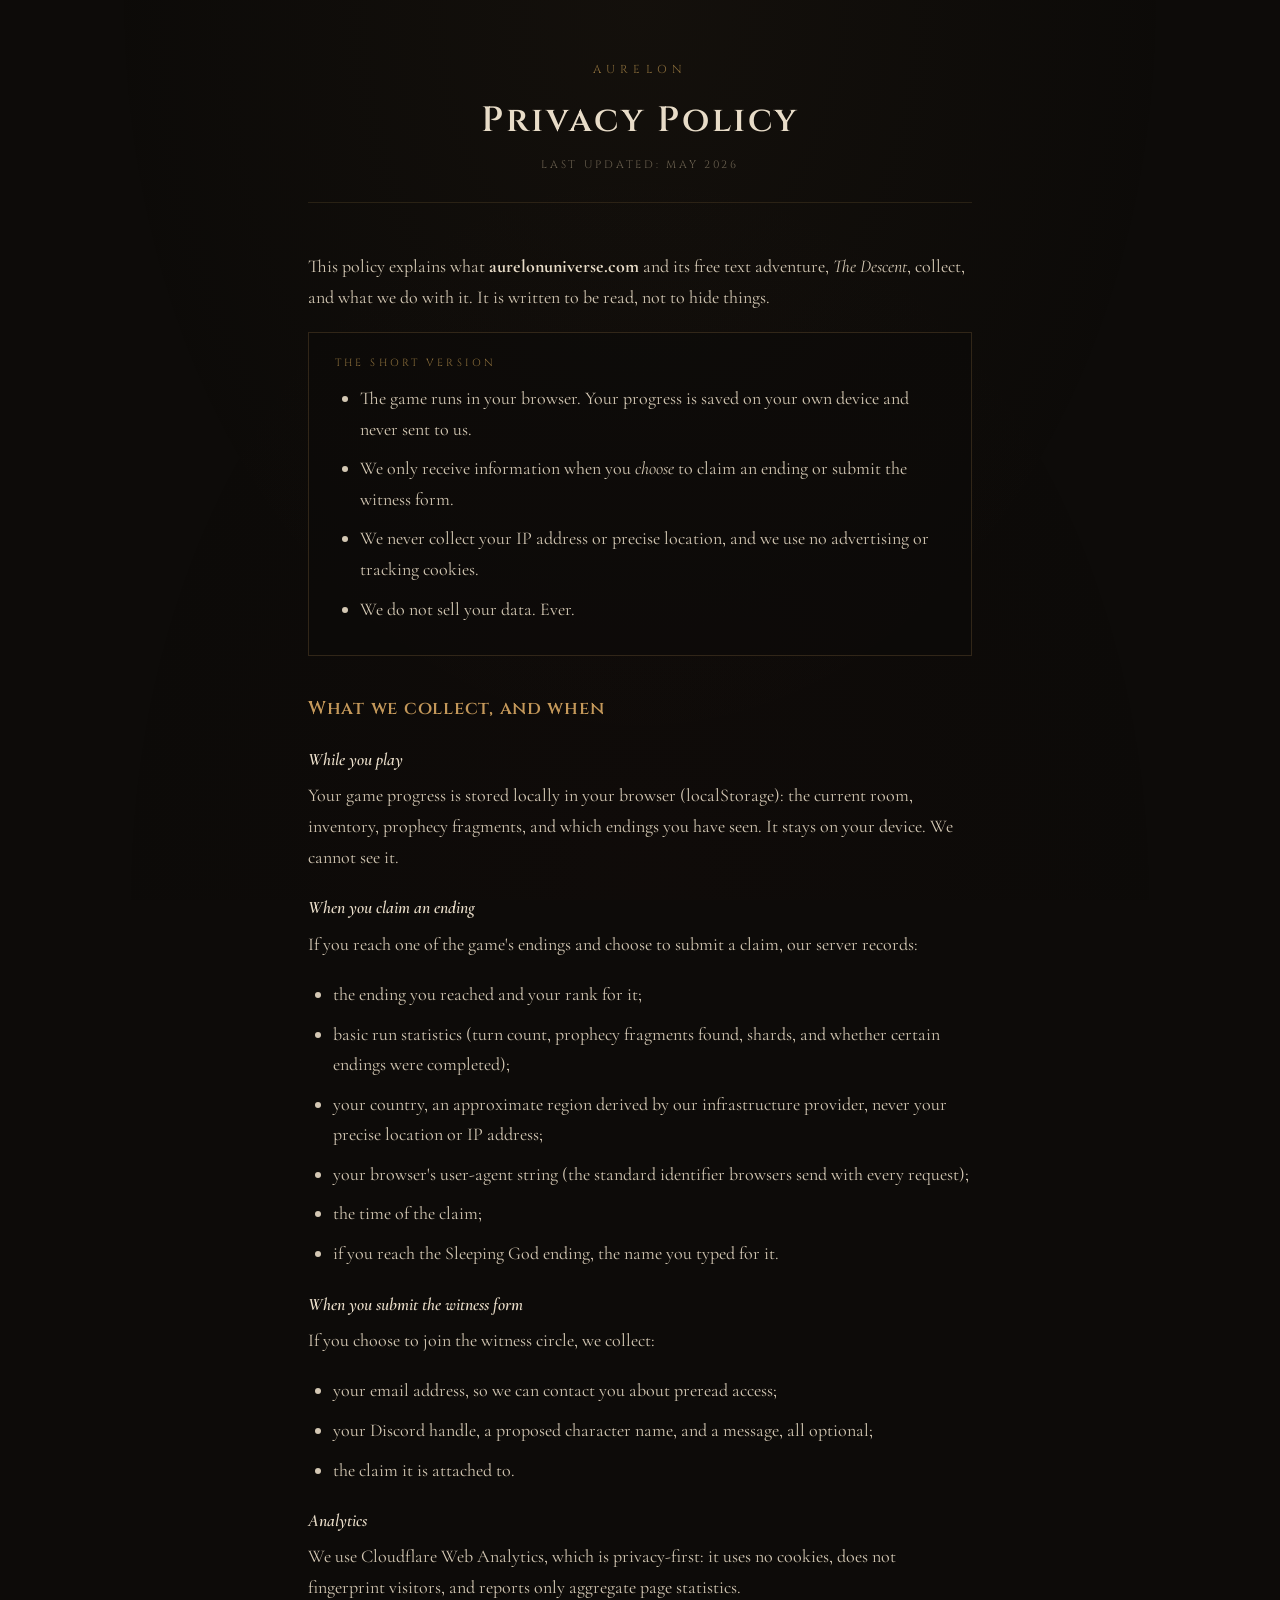
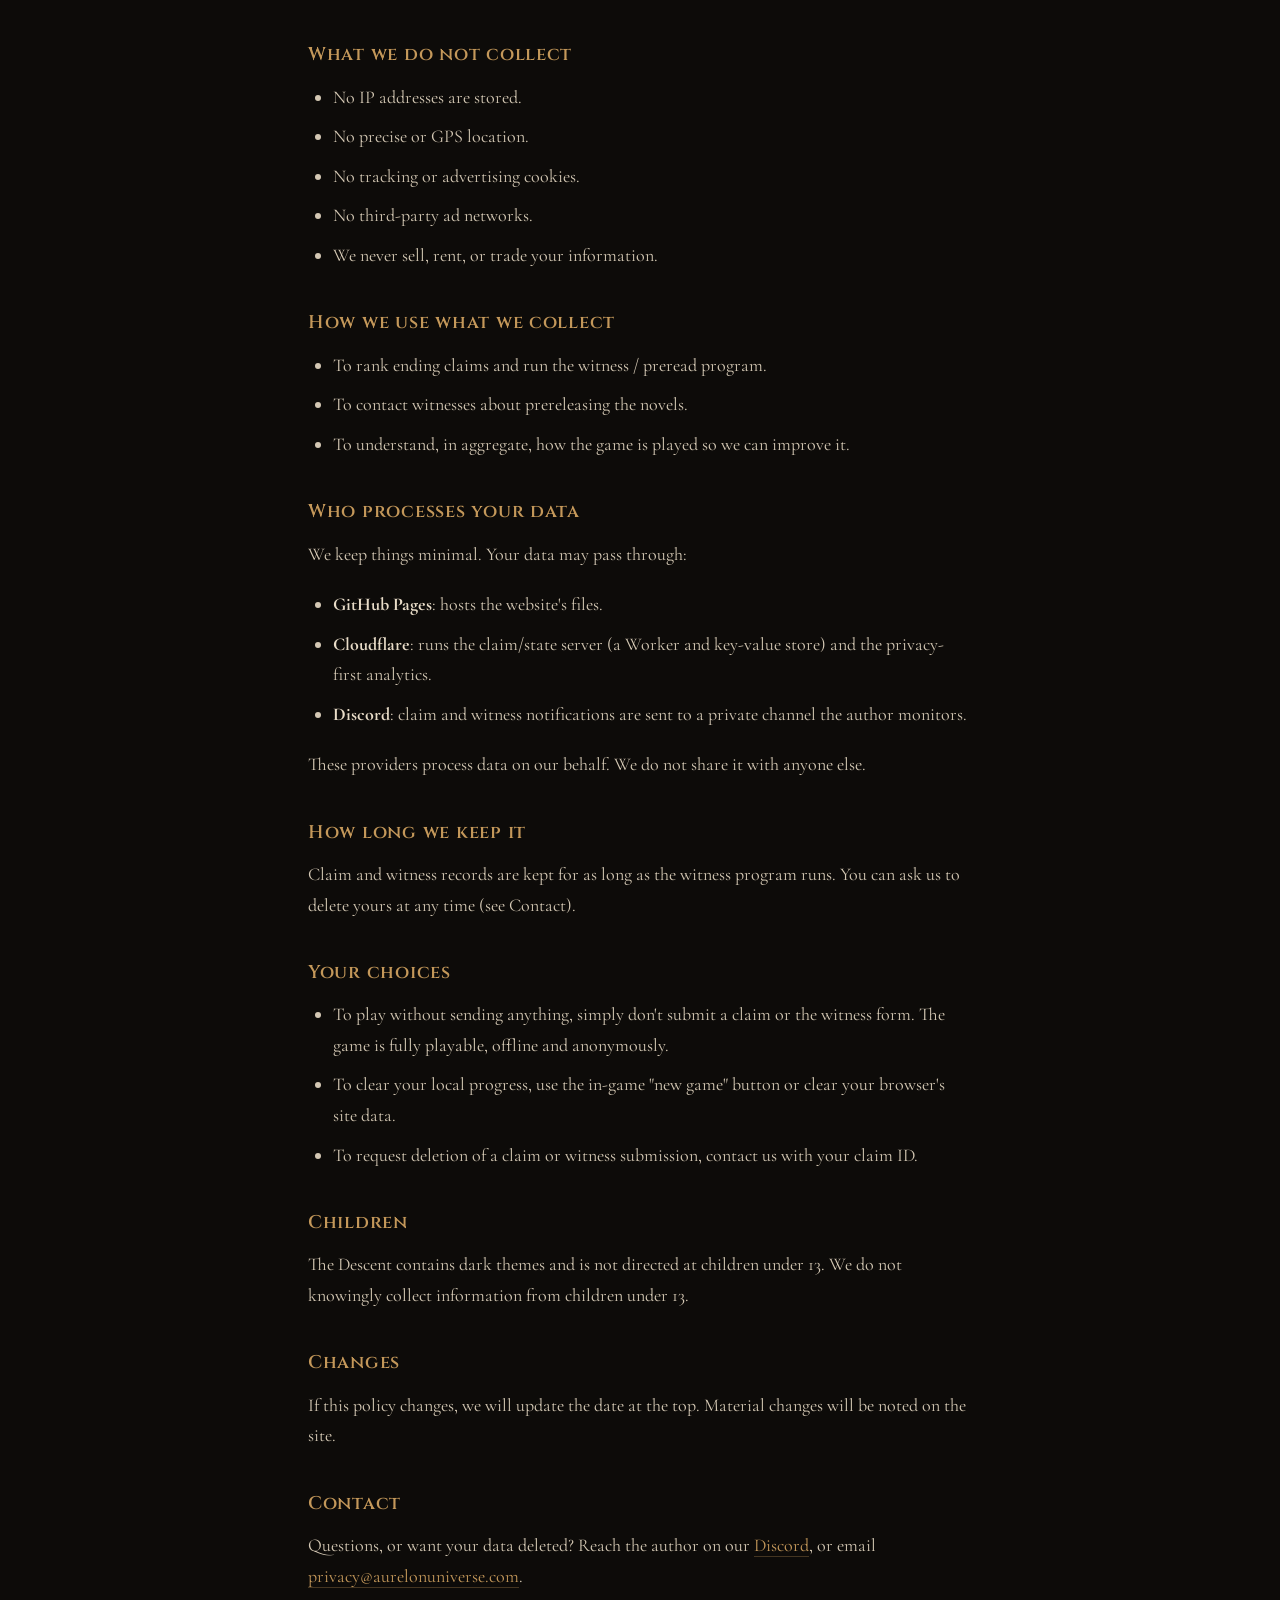
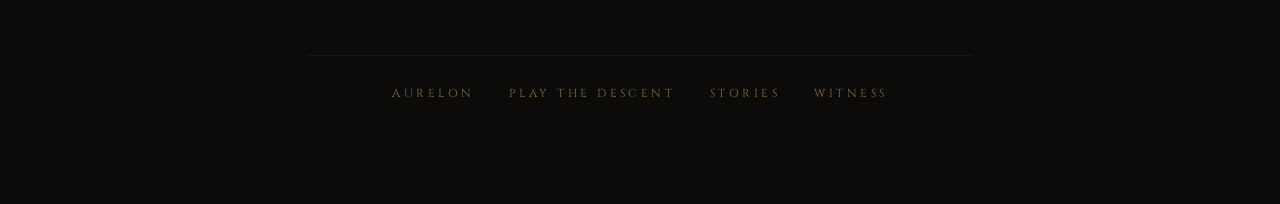
<file: privacy/index.html>
<!DOCTYPE html>
<html lang="en">
<head>
<meta charset="UTF-8">
<meta name="viewport" content="width=device-width, initial-scale=1.0">
<title>Privacy Policy · Aurelon</title>
<meta name="description" content="What the Aurelon website and The Descent collect, and what we do with it. Written to be read, not to hide things.">
<meta name="theme-color" content="#0d0b09">
<meta name="robots" content="all">

<link rel="preconnect" href="https://fonts.googleapis.com">
<link href="https://fonts.googleapis.com/css2?family=Cinzel:wght@400;600;700&family=Cormorant+Garamond:ital,wght@0,400;0,500;0,600;1,400&display=swap" rel="stylesheet">

<style>
*, *::before, *::after { margin: 0; padding: 0; box-sizing: border-box; }

:root {
  --gold: #c4985a;
  --gold-light: #d4a847;
  --gold-dim: #8a6d3b;
  --bone: #e8dcc8;
  --dark: #0d0b09;
  --text-primary: #d4c8b4;
  --text-secondary: #9a8e7e;
  --text-faint: #6a604f;
}

html { background: var(--dark); }
body {
  background: var(--dark);
  color: var(--text-primary);
  font-family: 'Cormorant Garamond', Georgia, serif;
  font-size: 18px;
  line-height: 1.7;
  min-height: 100vh;
  -webkit-font-smoothing: antialiased;
  -moz-osx-font-smoothing: grayscale;
}

body::before {
  content: '';
  position: fixed;
  top: 0; left: 0; right: 0; bottom: 0;
  background:
    radial-gradient(ellipse at top, rgba(196,152,90,0.04) 0%, transparent 60%),
    radial-gradient(ellipse at bottom, rgba(107,32,32,0.03) 0%, transparent 60%);
  pointer-events: none;
  z-index: 0;
}

.container {
  position: relative;
  z-index: 1;
  max-width: 720px;
  margin: 0 auto;
  padding: 60px 28px 100px;
}

header.page-header {
  text-align: center;
  margin-bottom: 48px;
  padding-bottom: 28px;
  border-bottom: 1px solid rgba(196,152,90,0.15);
}
.eyebrow {
  font-family: 'Cinzel', serif;
  font-size: 0.72rem;
  letter-spacing: 0.45em;
  color: var(--gold-dim);
  text-transform: uppercase;
  margin-bottom: 20px;
}
.eyebrow a { color: var(--gold-dim); text-decoration: none; transition: color 0.2s; }
.eyebrow a:hover { color: var(--gold); }
h1.page-title {
  font-family: 'Cinzel', serif;
  font-weight: 600;
  font-size: 2.2rem;
  letter-spacing: 0.08em;
  color: var(--bone);
  margin-bottom: 14px;
  line-height: 1.2;
}
.updated {
  font-family: 'Cinzel', serif;
  font-size: 0.68rem;
  letter-spacing: 0.25em;
  color: var(--text-faint);
  text-transform: uppercase;
}

.policy-body h2 {
  font-family: 'Cinzel', serif;
  font-weight: 600;
  font-size: 1.15rem;
  letter-spacing: 0.04em;
  color: var(--gold);
  margin: 2em 0 0.6em;
}
.policy-body h3 {
  font-family: 'Cormorant Garamond', serif;
  font-style: italic;
  font-weight: 600;
  font-size: 1.1rem;
  color: var(--bone);
  margin: 1.2em 0 0.3em;
}
.policy-body p { margin-bottom: 1.1em; color: var(--text-primary); }
.policy-body ul { margin: 0 0 1.1em 1.4em; }
.policy-body li { margin-bottom: 0.5em; }
.policy-body strong { color: var(--bone); }
.policy-body a {
  color: var(--gold);
  text-decoration: none;
  border-bottom: 1px solid rgba(196,152,90,0.3);
  transition: color 0.2s, border-color 0.2s;
}
.policy-body a:hover { color: var(--gold-light); border-color: var(--gold-light); }

.tldr {
  border: 1px solid rgba(196,152,90,0.2);
  background: rgba(13,11,9,0.6);
  padding: 22px 26px;
  margin-bottom: 1.4em;
}
.tldr .tldr-label {
  font-family: 'Cinzel', serif;
  font-size: 0.65rem;
  letter-spacing: 0.3em;
  color: var(--gold-dim);
  text-transform: uppercase;
  margin-bottom: 10px;
}
.tldr ul { margin-bottom: 0; }

footer.page-footer {
  text-align: center;
  margin-top: 64px;
  padding-top: 28px;
  border-top: 1px solid rgba(196,152,90,0.1);
  font-family: 'Cinzel', serif;
  font-size: 0.72rem;
  letter-spacing: 0.3em;
  text-transform: uppercase;
}
footer.page-footer a {
  color: var(--gold-dim);
  text-decoration: none;
  margin: 0 14px;
  transition: color 0.2s;
}
footer.page-footer a:hover { color: var(--gold); }

@media (max-width: 600px) {
  body { font-size: 16px; }
  .container { padding: 40px 20px 60px; }
  h1.page-title { font-size: 1.7rem; }
  footer.page-footer a { display: block; margin: 8px 0; }
}
</style>

<!-- Cloudflare Web Analytics --><script defer src='https://static.cloudflareinsights.com/beacon.min.js' data-cf-beacon='{"token": "c6b10b9c22674a1fa83ea88372c5a3a4"}'></script><!-- End Cloudflare Web Analytics -->
</head>
<body>

<div class="container">

  <header class="page-header">
    <div class="eyebrow"><a href="/">Aurelon</a></div>
    <h1 class="page-title">Privacy Policy</h1>
    <div class="updated">Last updated: May 2026</div>
  </header>

  <div class="policy-body">

    <p>This policy explains what <strong>aurelonuniverse.com</strong> and its free text adventure, <em>The Descent</em>, collect, and what we do with it. It is written to be read, not to hide things.</p>

    <div class="tldr">
      <div class="tldr-label">The short version</div>
      <ul>
        <li>The game runs in your browser. Your progress is saved on your own device and never sent to us.</li>
        <li>We only receive information when you <em>choose</em> to claim an ending or submit the witness form.</li>
        <li>We never collect your IP address or precise location, and we use no advertising or tracking cookies.</li>
        <li>We do not sell your data. Ever.</li>
      </ul>
    </div>

    <h2>What we collect, and when</h2>

    <h3>While you play</h3>
    <p>Your game progress is stored locally in your browser (localStorage): the current room, inventory, prophecy fragments, and which endings you have seen. It stays on your device. We cannot see it.</p>

    <h3>When you claim an ending</h3>
    <p>If you reach one of the game's endings and choose to submit a claim, our server records:</p>
    <ul>
      <li>the ending you reached and your rank for it;</li>
      <li>basic run statistics (turn count, prophecy fragments found, shards, and whether certain endings were completed);</li>
      <li>your country, an approximate region derived by our infrastructure provider, never your precise location or IP address;</li>
      <li>your browser's user-agent string (the standard identifier browsers send with every request);</li>
      <li>the time of the claim;</li>
      <li>if you reach the Sleeping God ending, the name you typed for it.</li>
    </ul>

    <h3>When you submit the witness form</h3>
    <p>If you choose to join the witness circle, we collect:</p>
    <ul>
      <li>your email address, so we can contact you about preread access;</li>
      <li>your Discord handle, a proposed character name, and a message, all optional;</li>
      <li>the claim it is attached to.</li>
    </ul>

    <h3>Analytics</h3>
    <p>We use Cloudflare Web Analytics, which is privacy-first: it uses no cookies, does not fingerprint visitors, and reports only aggregate page statistics.</p>

    <h2>What we do not collect</h2>
    <ul>
      <li>No IP addresses are stored.</li>
      <li>No precise or GPS location.</li>
      <li>No tracking or advertising cookies.</li>
      <li>No third-party ad networks.</li>
      <li>We never sell, rent, or trade your information.</li>
    </ul>

    <h2>How we use what we collect</h2>
    <ul>
      <li>To rank ending claims and run the witness / preread program.</li>
      <li>To contact witnesses about prereleasing the novels.</li>
      <li>To understand, in aggregate, how the game is played so we can improve it.</li>
    </ul>

    <h2>Who processes your data</h2>
    <p>We keep things minimal. Your data may pass through:</p>
    <ul>
      <li><strong>GitHub Pages</strong>: hosts the website's files.</li>
      <li><strong>Cloudflare</strong>: runs the claim/state server (a Worker and key-value store) and the privacy-first analytics.</li>
      <li><strong>Discord</strong>: claim and witness notifications are sent to a private channel the author monitors.</li>
    </ul>
    <p>These providers process data on our behalf. We do not share it with anyone else.</p>

    <h2>How long we keep it</h2>
    <p>Claim and witness records are kept for as long as the witness program runs. You can ask us to delete yours at any time (see Contact).</p>

    <h2>Your choices</h2>
    <ul>
      <li>To play without sending anything, simply don't submit a claim or the witness form. The game is fully playable, offline and anonymously.</li>
      <li>To clear your local progress, use the in-game "new game" button or clear your browser's site data.</li>
      <li>To request deletion of a claim or witness submission, contact us with your claim ID.</li>
    </ul>

    <h2>Children</h2>
    <p>The Descent contains dark themes and is not directed at children under 13. We do not knowingly collect information from children under 13.</p>

    <h2>Changes</h2>
    <p>If this policy changes, we will update the date at the top. Material changes will be noted on the site.</p>

    <h2>Contact</h2>
    <p>Questions, or want your data deleted? Reach the author on our <a href="https://discord.gg/WdqrJRg4Qn">Discord</a>, or email <a href="mailto:privacy@aurelonuniverse.com">privacy@aurelonuniverse.com</a>.</p>

  </div>

  <footer class="page-footer">
    <a href="/">Aurelon</a>
    <a href="/the-descent">Play The Descent</a>
    <a href="/stories">Stories</a>
    <a href="/witness">Witness</a>
  </footer>

</div>

</body>
</html>
</file>
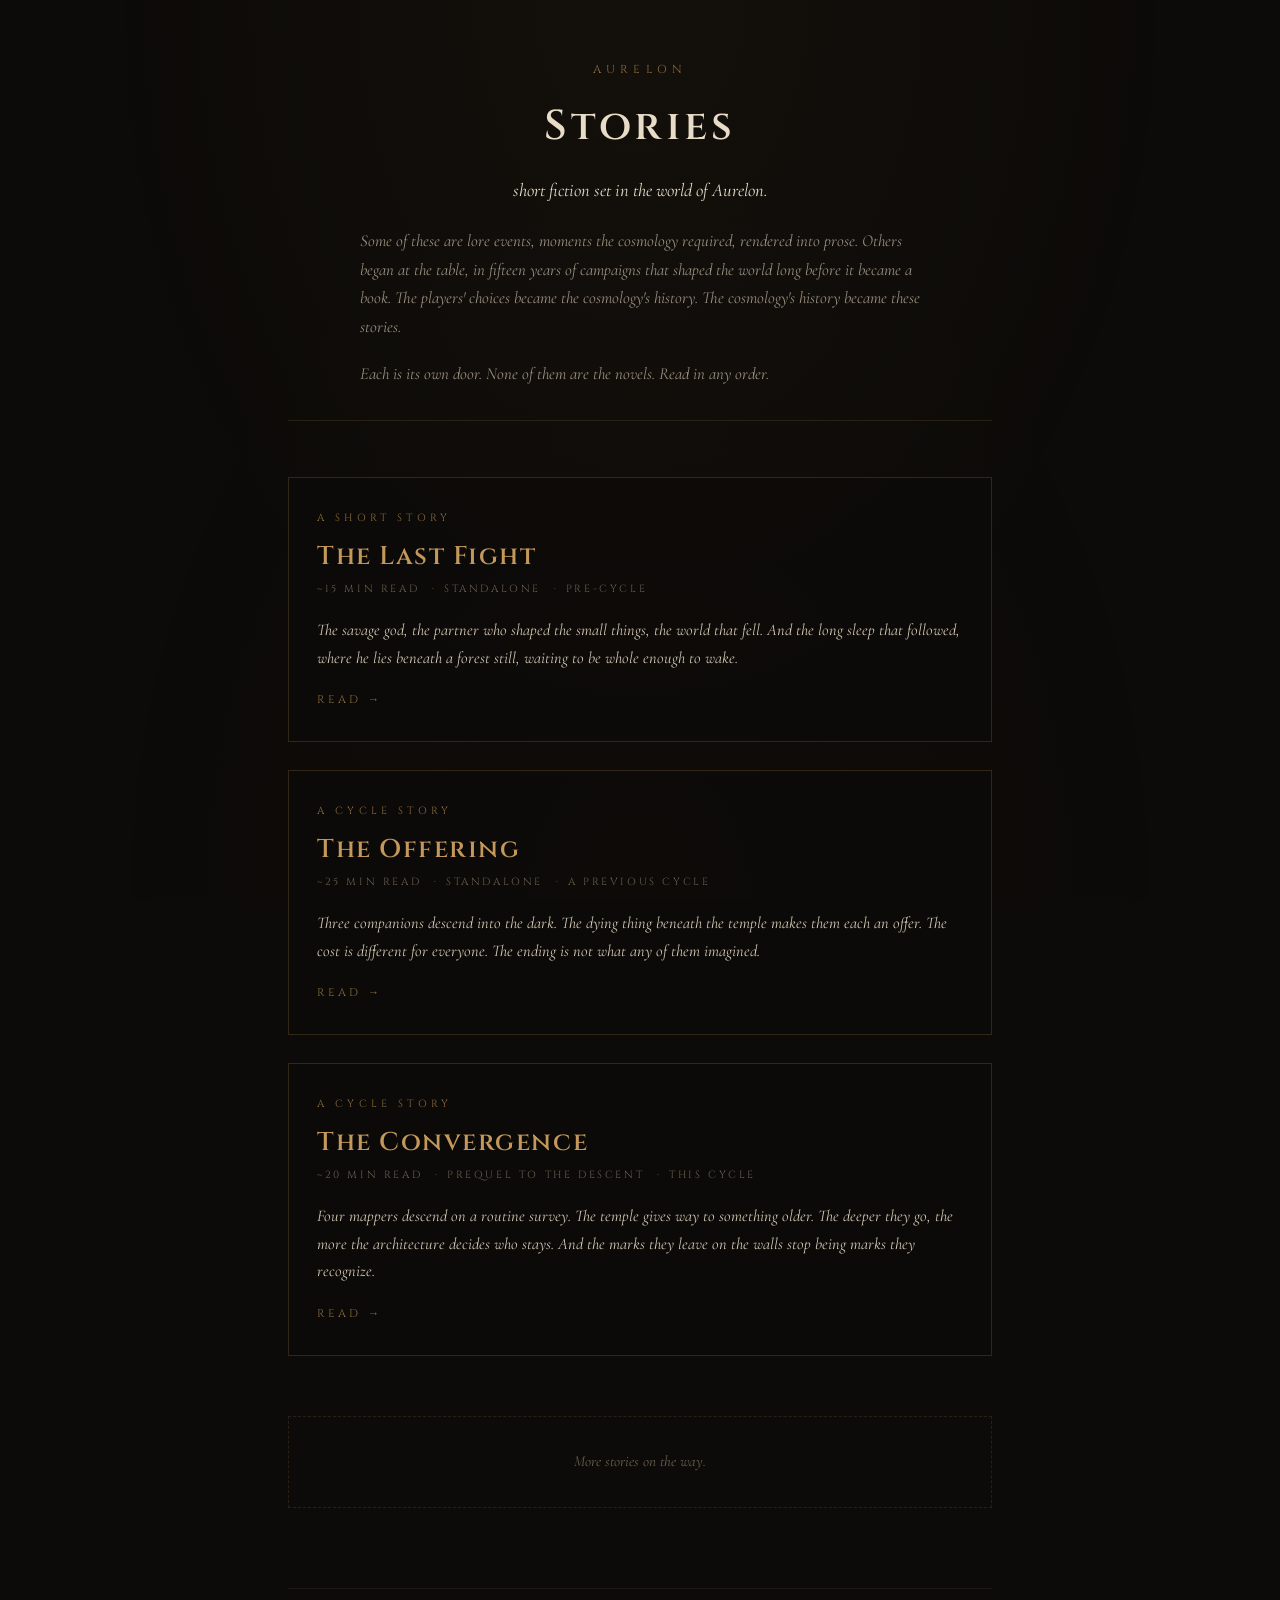
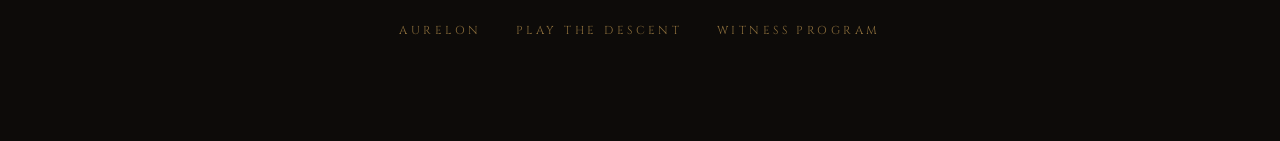
<file: stories/index.html>
<!DOCTYPE html>
<html lang="en">
<head>
<meta charset="UTF-8">
<meta name="viewport" content="width=device-width, initial-scale=1.0">
<title>Stories · Aurelon</title>
<meta name="description" content="Free short fiction set in the world of Aurelon. Standalone stories from the cycles before, during, and after The Breaking.">
<meta name="theme-color" content="#0d0b09">

<!-- Open Graph / social card -->
<meta property="og:type" content="website">
<meta property="og:title" content="Stories · Aurelon">
<meta property="og:description" content="Free short fiction set in the world of Aurelon.">
<meta property="og:site_name" content="Aurelon Universe">
<meta property="og:url" content="https://aurelonuniverse.com/stories">
<meta name="twitter:card" content="summary">
<meta name="twitter:title" content="Stories · Aurelon">
<meta name="twitter:description" content="Free short fiction set in the world of Aurelon.">

<link rel="preconnect" href="https://fonts.googleapis.com">
<link href="https://fonts.googleapis.com/css2?family=Cinzel:wght@400;600;700&family=Cormorant+Garamond:ital,wght@0,400;0,500;0,600;1,400&display=swap" rel="stylesheet">

<style>
*, *::before, *::after { margin: 0; padding: 0; box-sizing: border-box; }

:root {
  --gold: #c4985a;
  --gold-light: #d4a847;
  --gold-dim: #8a6d3b;
  --bone: #e8dcc8;
  --parchment: #f5f0e6;
  --dark: #0d0b09;
  --dark-mid: #1a1612;
  --dark-surface: #231f1a;
  --text-primary: #d4c8b4;
  --text-secondary: #9a8e7e;
  --text-faint: #6a604f;
}

html { background: var(--dark); }
body {
  background: var(--dark);
  color: var(--text-primary);
  font-family: 'Cormorant Garamond', Georgia, serif;
  font-size: 18px;
  line-height: 1.7;
  min-height: 100vh;
  -webkit-font-smoothing: antialiased;
  -moz-osx-font-smoothing: grayscale;
}

body::before {
  content: '';
  position: fixed;
  top: 0; left: 0; right: 0; bottom: 0;
  background:
    radial-gradient(ellipse at top, rgba(196,152,90,0.04) 0%, transparent 60%),
    radial-gradient(ellipse at bottom, rgba(107,32,32,0.03) 0%, transparent 60%);
  pointer-events: none;
  z-index: 0;
}

.container {
  position: relative;
  z-index: 1;
  max-width: 760px;
  margin: 0 auto;
  padding: 60px 28px 100px;
}

/* ─── HEADER ─── */
header.page-header {
  text-align: center;
  margin-bottom: 56px;
  padding-bottom: 32px;
  border-bottom: 1px solid rgba(196,152,90,0.15);
}

.eyebrow {
  font-family: 'Cinzel', serif;
  font-size: 0.72rem;
  letter-spacing: 0.45em;
  color: var(--gold-dim);
  text-transform: uppercase;
  margin-bottom: 22px;
}
.eyebrow a {
  color: var(--gold-dim);
  text-decoration: none;
  transition: color 0.2s;
}
.eyebrow a:hover { color: var(--gold); }

h1.page-title {
  font-family: 'Cinzel', serif;
  font-weight: 600;
  font-size: 2.6rem;
  letter-spacing: 0.1em;
  color: var(--bone);
  margin-bottom: 24px;
  line-height: 1.2;
}

.intro {
  max-width: 560px;
  margin: 0 auto;
  color: var(--text-secondary);
  font-style: italic;
  font-size: 1.05rem;
  text-align: left;
}
.intro p {
  margin-bottom: 1.1em;
}
.intro p:last-child {
  margin-bottom: 0;
}
.intro p:first-child {
  text-align: center;
  color: var(--bone);
  font-size: 1.15rem;
}

/* ─── STORY LIST ─── */
.story-list {
  display: flex;
  flex-direction: column;
  gap: 28px;
  margin-bottom: 60px;
}

.story-card {
  display: block;
  padding: 32px 28px;
  border: 1px solid rgba(196,152,90,0.2);
  background: rgba(13,11,9,0.6);
  text-decoration: none;
  color: inherit;
  transition: border-color 0.25s, background 0.25s, transform 0.25s;
}
.story-card:hover {
  border-color: rgba(196,152,90,0.5);
  background: rgba(35,31,26,0.6);
  transform: translateY(-1px);
}

.story-card .card-eyebrow {
  font-family: 'Cinzel', serif;
  font-size: 0.65rem;
  letter-spacing: 0.4em;
  color: var(--gold-dim);
  text-transform: uppercase;
  margin-bottom: 12px;
}

.story-card h2 {
  font-family: 'Cinzel', serif;
  font-weight: 600;
  font-size: 1.6rem;
  letter-spacing: 0.06em;
  color: var(--gold);
  margin-bottom: 8px;
  line-height: 1.3;
}

.story-card .card-meta {
  font-family: 'Cinzel', serif;
  font-size: 0.65rem;
  letter-spacing: 0.25em;
  color: var(--text-faint);
  text-transform: uppercase;
  margin-bottom: 18px;
}
.story-card .card-meta span + span::before {
  content: '·';
  margin: 0 0.7em;
  color: var(--gold-dim);
}

.story-card .card-preview {
  color: var(--text-primary);
  font-style: italic;
  margin-bottom: 18px;
  font-size: 1.02rem;
}

.story-card .card-cta {
  font-family: 'Cinzel', serif;
  font-size: 0.7rem;
  letter-spacing: 0.3em;
  color: var(--gold-dim);
  text-transform: uppercase;
}
.story-card:hover .card-cta { color: var(--gold-light); }

/* ─── PLACEHOLDER FOR FUTURE STORIES ─── */
.coming-soon {
  text-align: center;
  padding: 32px;
  border: 1px dashed rgba(196,152,90,0.15);
  color: var(--text-faint);
  font-style: italic;
  font-size: 0.95rem;
}

/* ─── FOOTER ─── */
footer.page-footer {
  text-align: center;
  margin-top: 80px;
  padding-top: 32px;
  border-top: 1px solid rgba(196,152,90,0.1);
  font-family: 'Cinzel', serif;
  font-size: 0.72rem;
  letter-spacing: 0.3em;
  text-transform: uppercase;
}
footer.page-footer a {
  color: var(--gold-dim);
  text-decoration: none;
  margin: 0 14px;
  transition: color 0.2s;
}
footer.page-footer a:hover {
  color: var(--gold);
}

/* ─── MOBILE ─── */
@media (max-width: 600px) {
  body { font-size: 16px; }
  .container { padding: 40px 20px 60px; }
  h1.page-title { font-size: 2rem; letter-spacing: 0.08em; }
  .story-card { padding: 24px 20px; }
  .story-card h2 { font-size: 1.4rem; }
  footer.page-footer { font-size: 0.65rem; letter-spacing: 0.2em; }
  footer.page-footer a { display: block; margin: 8px 0; }
}
</style>

<!-- Cloudflare Web Analytics --><script defer src='https://static.cloudflareinsights.com/beacon.min.js' data-cf-beacon='{"token": "c6b10b9c22674a1fa83ea88372c5a3a4"}'></script><!-- End Cloudflare Web Analytics -->
</head>
<body>

<div class="container">

  <header class="page-header">
    <div class="eyebrow"><a href="/">Aurelon</a></div>
    <h1 class="page-title">Stories</h1>
    <div class="intro">
      <p>short fiction set in the world of Aurelon.</p>
      <p>Some of these are lore events, moments the cosmology required, rendered into prose. Others began at the table, in fifteen years of campaigns that shaped the world long before it became a book. The players' choices became the cosmology's history. The cosmology's history became these stories.</p>
      <p>Each is its own door. None of them are the novels. Read in any order.</p>
    </div>
  </header>

  <div class="story-list">

    <a href="/stories/the-last-fight" class="story-card">
      <div class="card-eyebrow">A short story</div>
      <h2>The Last Fight</h2>
      <div class="card-meta">
        <span>~15 min read</span>
        <span>Standalone</span>
        <span>Pre-cycle</span>
      </div>
      <p class="card-preview">The savage god, the partner who shaped the small things, the world that fell. And the long sleep that followed, where he lies beneath a forest still, waiting to be whole enough to wake.</p>
      <div class="card-cta">Read →</div>
    </a>

    <a href="/stories/the-offering" class="story-card">
      <div class="card-eyebrow">A cycle story</div>
      <h2>The Offering</h2>
      <div class="card-meta">
        <span>~25 min read</span>
        <span>Standalone</span>
        <span>A previous cycle</span>
      </div>
      <p class="card-preview">Three companions descend into the dark. The dying thing beneath the temple makes them each an offer. The cost is different for everyone. The ending is not what any of them imagined.</p>
      <div class="card-cta">Read →</div>
    </a>

    <a href="/stories/the-convergence" class="story-card">
      <div class="card-eyebrow">A cycle story</div>
      <h2>The Convergence</h2>
      <div class="card-meta">
        <span>~20 min read</span>
        <span>Prequel to The Descent</span>
        <span>This cycle</span>
      </div>
      <p class="card-preview">Four mappers descend on a routine survey. The temple gives way to something older. The deeper they go, the more the architecture decides who stays. And the marks they leave on the walls stop being marks they recognize.</p>
      <div class="card-cta">Read →</div>
    </a>

  </div>

  <div class="coming-soon">More stories on the way.</div>

  <footer class="page-footer">
    <a href="/">Aurelon</a>
    <a href="/the-descent">Play The Descent</a>
    <a href="/witness">Witness program</a>
  </footer>

</div>

</body>
</html>
</file>
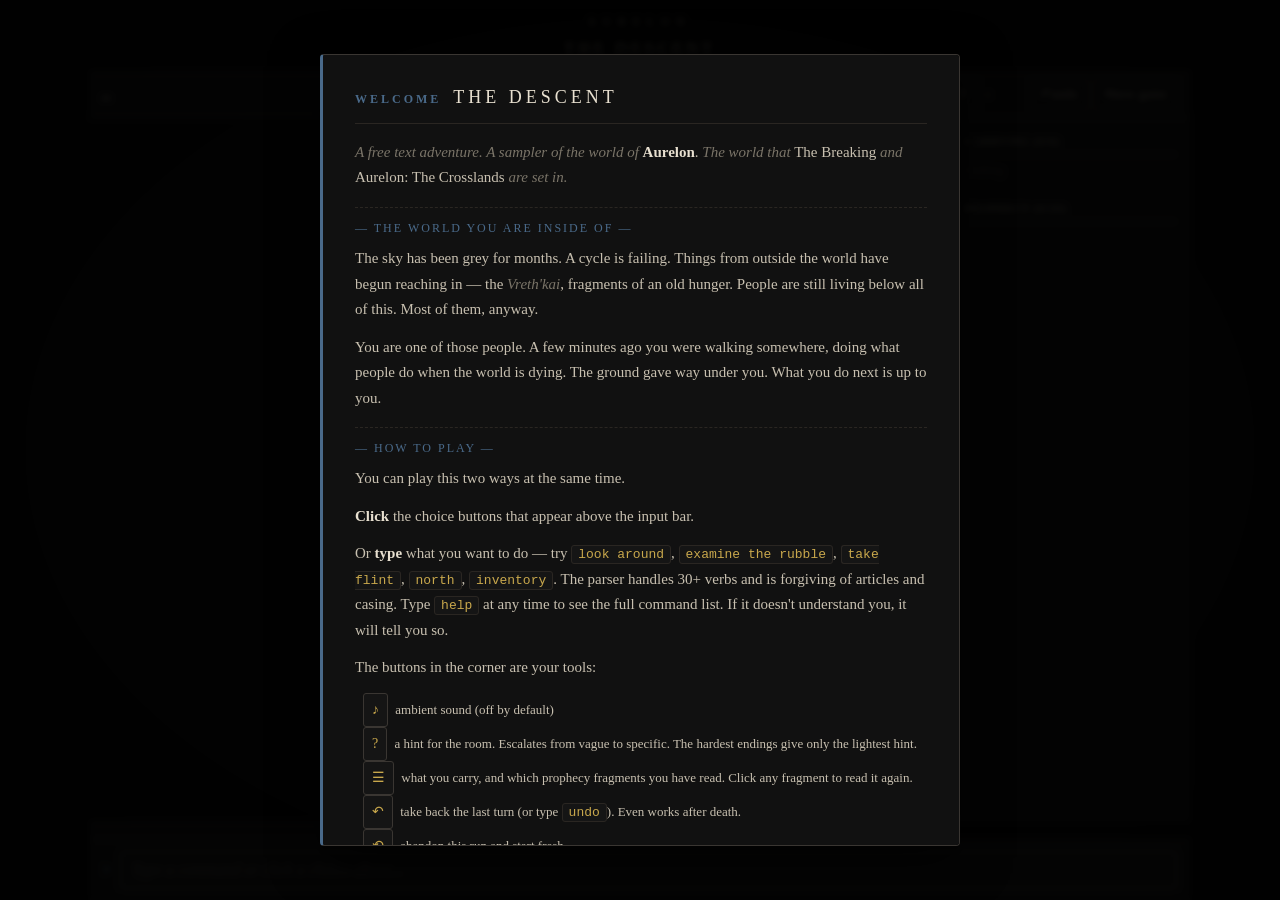
<file: the-descent/index.html>
<!DOCTYPE html>
<html lang="en">
<head>
  <meta charset="UTF-8">
  <meta name="viewport" content="width=device-width, initial-scale=1.0">
  <title>The Descent — Aurelon</title>
  <meta name="description" content="A free text adventure set in the world of Aurelon — a sampler of The Breaking, the upcoming first cycle of novels.">
  <meta name="theme-color" content="#0a0a0a">

  <!-- Open Graph / social card -->
  <meta property="og:type" content="website">
  <meta property="og:title" content="The Descent — Aurelon">
  <meta property="og:description" content="A free text adventure. There are ten ways out. Four are still unnamed.">
  <meta property="og:site_name" content="Aurelon Universe">
  <meta property="og:url" content="https://aurelonuniverse.com/the-descent">
  <meta property="og:image" content="https://aurelonuniverse.com/the-descent/og-descent.png">
  <meta property="og:image:width" content="1200">
  <meta property="og:image:height" content="630">
  <meta property="og:image:alt" content="The Descent — Aurelon. A watcher. A fire. A becoming. A god.">
  <meta name="twitter:card" content="summary_large_image">
  <meta name="twitter:title" content="The Descent — Aurelon">
  <meta name="twitter:description" content="A free text adventure. There are ten ways out. Four are still unnamed.">
  <meta name="twitter:image" content="https://aurelonuniverse.com/the-descent/og-descent.png">

  <!-- Optional: claim/state API endpoint. Paste the Cloudflare Worker URL here
       (see infra/cloudflare/README.md). Leave empty to run fully offline —
       the game works either way, but server-side first-claim ranking and the
       post-naming chamber UX only activate when this is set. -->
  <meta name="descent-api-url" content="https://the-descent-claims.deaviantchild1990.workers.dev">

  <!-- Author contact for the deferred-naming branch — used only when a player
       reaches the Sleeping God chamber and chooses to "wait" rather than
       commit a name immediately. Substitute your preferred channel:
         mailto:author@aurelonuniverse.com
         https://aurelonuniverse.com/witness
         https://discord.gg/your-invite
       Falls back to "aurelonuniverse.com/witness" if blank. -->
  <meta name="descent-author-contact" content="https://discord.gg/WdqrJRg4Qn">

  <!-- Favicon: stylised circle-with-keyhole, the cosmogony-wall mark, in gold on black -->
  <link rel="icon" type="image/svg+xml" href="data:image/svg+xml;utf8,<svg xmlns='http://www.w3.org/2000/svg' viewBox='0 0 64 64'><rect width='64' height='64' fill='%230a0a0a' rx='8'/><circle cx='32' cy='32' r='22' fill='none' stroke='%23c9a84c' stroke-width='2'/><circle cx='32' cy='27' r='5' fill='%23c9a84c'/><rect x='29.5' y='29' width='5' height='12' fill='%23c9a84c'/></svg>">

  <!-- PWA: web app manifest (installable + Play Store TWA) -->
  <link rel="manifest" href="manifest.json">
  <!-- iOS home-screen fallbacks (Apple ignores most of the manifest) -->
  <link rel="apple-touch-icon" href="icons/icon-192.png">
  <meta name="apple-mobile-web-app-capable" content="yes">
  <meta name="apple-mobile-web-app-status-bar-style" content="black">
  <meta name="apple-mobile-web-app-title" content="The Descent">

  <link rel="stylesheet" href="css/style.css">

  <!-- Cloudflare Web Analytics --><script defer src='https://static.cloudflareinsights.com/beacon.min.js' data-cf-beacon='{"token": "c6b10b9c22674a1fa83ea88372c5a3a4"}'></script><!-- End Cloudflare Web Analytics -->
</head>
<body>

<div class="game-container">

  <!-- Header — Aurelon brand eyebrow over the game title -->
  <header class="game-header">
    <div class="brand-eyebrow">
      <a href="https://aurelonuniverse.com" target="_blank" rel="noopener noreferrer">Aurelon</a>
    </div>
    <h1 class="game-title">The Descent</h1>
  </header>

  <!-- Status Bar -->
  <div id="status-bar">
    <span id="status-info"><span class="status-room">...</span></span>
    <span class="status-controls">
      <button id="audio-btn" class="status-btn status-btn-icon" title="Toggle ambient sound (muted by default)" aria-label="Toggle ambient audio" data-muted="true">♪̸</button>
      <button id="hint-btn" class="status-btn status-btn-icon" title="Show a hint for this room (escalates from vague to specific — hardest endings give only the lightest hint)" aria-label="Request a hint">?</button>
      <button id="sidebar-toggle" class="status-btn status-btn-icon" title="Show inventory and prophecy" aria-label="Open inventory and prophecy panel">☰</button>
      <span id="save-pulse" class="save-pulse" title="Your progress is auto-saved" aria-hidden="true">
        <span class="save-pulse-dot"></span>
        <span class="save-pulse-label">saved</span>
      </span>
      <button id="undo-btn" class="status-btn" title="Take back the last turn (oops, undo)" aria-label="Undo last turn">↶<span class="btn-label"> undo</span></button>
      <button id="newgame-btn" class="status-btn" title="Discard saved progress and start a new run" aria-label="Start a new game">⟲<span class="btn-label"> new game</span></button>
    </span>
  </div>

  <!-- Main Output -->
  <main id="output"></main>

  <!-- Sidebar (drawer on mobile, fixed column on desktop) -->
  <aside class="sidebar" id="sidebar">
    <button id="sidebar-close" class="sidebar-close" aria-label="Close inventory panel">×</button>
    <div id="inventory-panel">
      <div class="panel-header">Carrying (0/6)</div>
      <div class="panel-empty">Nothing</div>
    </div>
    <div id="fragments-panel">
      <div class="panel-header">Prophecy (0/20)</div>
    </div>
    <div id="catches-panel" style="display:none;">
      <div class="panel-header">Catches (0/3)</div>
    </div>
  </aside>
  <div id="sidebar-overlay" class="sidebar-overlay" aria-hidden="true"></div>

  <!-- Choice Buttons -->
  <div id="choices"></div>

  <!-- Text Input -->
  <div id="input-container">
    <form id="input-form">
      <span class="input-prompt">&gt;</span>
      <input type="text" id="text-input" placeholder="Type a command or click a choice above..." autocomplete="off" autofocus>
    </form>
  </div>

  <!-- Restart Button (hidden until game over) -->
  <button id="restart-btn">Begin again</button>

</div>

<!-- Expanded intro modal (first-run only, dismissable, re-callable via `intro`) -->
<div id="intro-modal" class="tutorial-modal" aria-hidden="true" role="dialog">
  <div class="tutorial-modal-backdrop"></div>
  <article class="tutorial-modal-content intro-modal-content">
    <header class="tutorial-modal-header">
      <span class="tutorial-modal-id">Welcome</span>
      <span class="tutorial-modal-title">The Descent</span>
    </header>
    <div class="tutorial-modal-body">
      <p><em>A free text adventure. A sampler of the world of</em> <strong>Aurelon</strong>. <em>The world that</em> The Breaking <em>and</em> Aurelon: The Crosslands <em>are set in.</em></p>

      <p class="intro-section-label">— The world you are inside of —</p>
      <p>The sky has been grey for months. A cycle is failing. Things from outside the world have begun reaching in — the <em>Vreth'kai</em>, fragments of an old hunger. People are still living below all of this. Most of them, anyway.</p>
      <p>You are one of those people. A few minutes ago you were walking somewhere, doing what people do when the world is dying. The ground gave way under you. What you do next is up to you.</p>

      <p class="intro-section-label">— How to play —</p>
      <p>You can play this two ways at the same time.</p>
      <p><strong>Click</strong> the choice buttons that appear above the input bar.</p>
      <p>Or <strong>type</strong> what you want to do — try <code>look around</code>, <code>examine the rubble</code>, <code>take flint</code>, <code>north</code>, <code>inventory</code>. The parser handles 30+ verbs and is forgiving of articles and casing. Type <code>help</code> at any time to see the full command list. If it doesn't understand you, it will tell you so.</p>
      <p>The buttons in the corner are your tools:</p>
      <p class="tut-icons">
        <span class="tut-icon">♪</span> ambient sound (off by default)<br>
        <span class="tut-icon">?</span> a hint for the room. Escalates from vague to specific. The hardest endings give only the lightest hint.<br>
        <span class="tut-icon">☰</span> what you carry, and which prophecy fragments you have read. Click any fragment to read it again.<br>
        <span class="tut-icon">↶</span> take back the last turn (or type <code>undo</code>). Even works after death.<br>
        <span class="tut-icon">⟲</span> abandon this run and start fresh.
      </p>

      <p class="intro-section-label">— What to expect —</p>
      <p><em>You will die more than once.</em> Death is permadeath. Every turn auto-saves. You can always undo the last one. Closing the page does not lose your progress.</p>
      <p><em>Read carefully.</em> The prose is most of the reward. Almost everything you find is canonical text from <em>The Breaking</em> — the prophecy fragments most of all. Twenty are scattered through the dark.</p>
      <p><em>There are many ways out.</em> Some are easier. Some you will need many runs to find. The four hardest will earn you a free copy of <em>A Breaking: of Ashes and Light</em> and first pre-read of book two. The first reader to reach each one names a character in the books.</p>
      <p>Type <code>intro</code> at any time to read this again, or <code>tutorial</code> for a quick command reference.</p>
    </div>
    <footer class="tutorial-modal-footer">
      <button id="intro-begin" class="tutorial-modal-btn">→ Begin the descent</button>
    </footer>
  </article>
</div>

<!-- Quick reference modal (recallable via `tutorial`) -->
<div id="tutorial-modal" class="tutorial-modal" aria-hidden="true" role="dialog">
  <div class="tutorial-modal-backdrop"></div>
  <article class="tutorial-modal-content">
    <header class="tutorial-modal-header">
      <span class="tutorial-modal-id">Welcome</span>
      <span class="tutorial-modal-title">The Descent</span>
    </header>
    <div class="tutorial-modal-body">
      <p><em>A free text adventure set in the Aurelon universe. A taste of the world before <strong>The Breaking</strong> — the novels — is published.</em></p>
      <p>You can play it two ways at the same time.</p>
      <p><strong>Click</strong> the choices that appear in the row above the input.</p>
      <p>Or <strong>type</strong> what you want to do — try <code>look around</code>, <code>examine the rubble</code>, <code>take flint</code>, <code>north</code>, <code>inventory</code>. Type <code>help</code> anytime to see the full list of commands the parser understands.</p>
      <p>The bar at the top shows where you are, what you carry, and what you have read. The buttons at its right are your tools:
        <span class="tut-icons">
          <span class="tut-icon">♪</span> ambient sound
          <span class="tut-icon">?</span> a hint for the room
          <span class="tut-icon">☰</span> inventory and prophecy
          <span class="tut-icon">↶</span> take back the last turn
          <span class="tut-icon">⟲</span> start a new run
        </span>
      </p>
      <p class="tutorial-flavor"><em>The dark is patient. You will die more than once. The room remembers; your progress is kept the moment you make it. Type <code>tutorial</code> to read this again.</em></p>
    </div>
    <footer class="tutorial-modal-footer">
      <button id="tutorial-begin" class="tutorial-modal-btn">→ Begin the descent</button>
    </footer>
  </article>
</div>

<!-- Prophecy fragment viewer modal -->
<div id="prophecy-modal" class="prophecy-modal" aria-hidden="true" role="dialog">
  <div class="prophecy-modal-backdrop"></div>
  <article class="prophecy-modal-content">
    <button id="prophecy-modal-close" class="prophecy-modal-close" aria-label="Close prophecy viewer">×</button>
    <header class="prophecy-modal-header">
      <span class="prophecy-modal-id"></span>
      <span class="prophecy-modal-title"></span>
    </header>
    <div class="prophecy-modal-text"></div>
    <footer class="prophecy-modal-footer">
      <span class="prophecy-modal-foundin"></span>
      <span class="prophecy-modal-hint">Esc to close</span>
    </footer>
  </article>
</div>

<!-- Game Scripts -->
<script src="js/engine.js"></script>
<script src="js/data.js"></script>
<script src="js/audio.js"></script>
<script src="js/ui.js"></script>
<script>
  // Initialize the engine and the UI.
  const engine = new GameEngine();
  engine.init(GAME_DATA);
  const ui = new GameUI(engine);

  // Optional claim/state API — read the Cloudflare Worker URL from the meta
  // tag in <head>. When set, the engine submits ending claims and fetches
  // global state to adapt the post-naming Sleeping God chamber UX. Game works
  // fully offline if the meta tag is empty.
  const apiUrlMeta = document.querySelector('meta[name="descent-api-url"]');
  const apiUrl = apiUrlMeta && apiUrlMeta.content && apiUrlMeta.content.trim();
  if (apiUrl) {
    engine.setApiBaseUrl(apiUrl);
    engine.fetchServerState();  // background — UI doesn't block on this
  }

  // Author contact — used in the deferred-naming branch ("step back and
  // write to the author"). Read from a meta tag so it's editable per
  // deploy without touching the engine.
  const contactMeta = document.querySelector('meta[name="descent-author-contact"]');
  const contact = contactMeta && contactMeta.content && contactMeta.content.trim();
  if (contact) {
    engine.setAuthorContact(contact);
  }

  // boot() handles tutorial-on-first-run, then resume-or-start.
  ui.boot();
</script>

<!-- Service worker — caches the game shell so it runs offline (PWA / TWA).
     Best-effort: if registration fails, the game still works online. -->
<script>
  if ('serviceWorker' in navigator) {
    window.addEventListener('load', function () {
      navigator.serviceWorker.register('sw.js').catch(function () {});
    });
  }
</script>

</body>
</html>
</file>
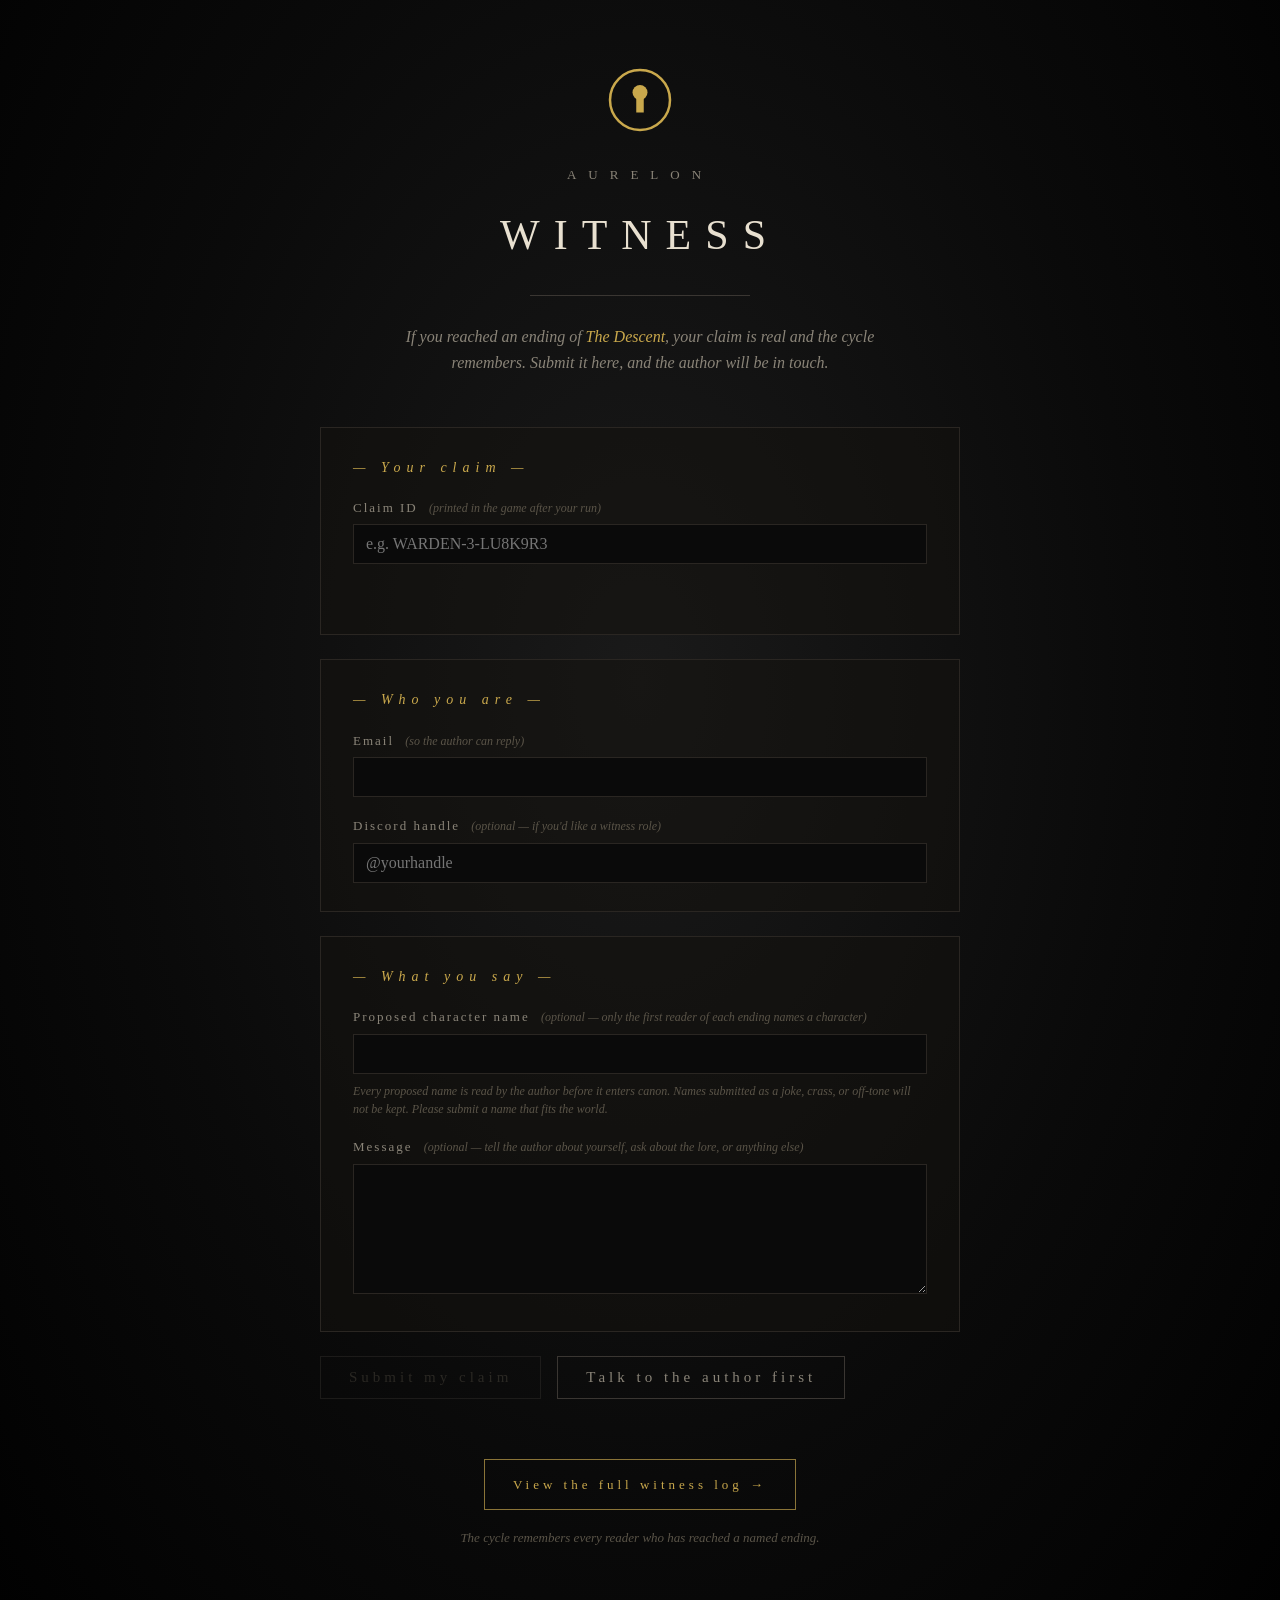
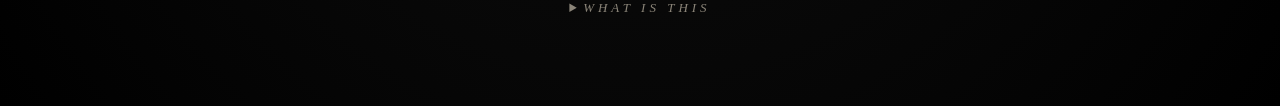
<file: witness/index.html>
<!DOCTYPE html>
<html lang="en">
<head>
  <meta charset="UTF-8">
  <meta name="viewport" content="width=device-width, initial-scale=1.0">
  <title>Witness — Aurelon</title>
  <meta name="description" content="If you reached an ending of The Descent, submit your name here.">
  <meta name="theme-color" content="#0a0a0a">

  <!--
    DEPLOYMENT INSTRUCTIONS
    -----------------------
    1. Edit the two const URLs in the <script> block at the bottom of this
       file: WORKER_URL (your Cloudflare Worker) and DISCORD_URL (your
       Aurelon Discord invite link).
    2. Save this file as witness.html (or witness/index.html) in your
       aurelonuniverse repository, alongside the rest of your site.
    3. Push. GitHub Pages will serve it at aurelonuniverse.com/witness or
       aurelonuniverse.com/witness.html depending on the path you chose.
    4. Test it: open the URL, paste a real claim ID from a game playthrough,
       confirm the "Verified" panel appears with the run details.
  -->

  <link rel="icon" type="image/svg+xml" href="data:image/svg+xml;utf8,<svg xmlns='http://www.w3.org/2000/svg' viewBox='0 0 64 64'><rect width='64' height='64' fill='%230a0a0a' rx='8'/><circle cx='32' cy='32' r='22' fill='none' stroke='%23c9a84c' stroke-width='2'/><circle cx='32' cy='27' r='5' fill='%23c9a84c'/><rect x='29.5' y='29' width='5' height='12' fill='%23c9a84c'/></svg>">

  <style>
    :root {
      --bg: #0a0a0a;
      --bg-elev: #1a1a1a;
      --border: #2a2622;
      --hairline: #3a3632;
      --text: #e8e0d0;
      --text-dim: #8a8478;
      --text-faint: #5a5448;
      --gold: #c9a84c;
      --gold-dim: #8a7438;
      --error: #c0584c;
      --link: #5a8aa0;
    }
    * { box-sizing: border-box; }
    html, body { margin: 0; padding: 0; }
    body {
      background: radial-gradient(ellipse at 50% 40%, #1a1a1a 0%, #0a0a0a 55%, #000 100%);
      color: var(--text);
      font-family: Georgia, "Times New Roman", serif;
      font-size: 17px;
      line-height: 1.65;
      min-height: 100vh;
      padding: 60px 20px 80px;
    }
    .container {
      max-width: 640px;
      margin: 0 auto;
    }
    header {
      text-align: center;
      margin-bottom: 50px;
    }
    .sigil {
      width: 80px;
      height: 80px;
      margin: 0 auto 24px;
      display: block;
    }
    .eyebrow {
      font-size: 13px;
      letter-spacing: 12px;
      color: var(--text-dim);
      font-weight: 400;
      margin: 0 0 16px;
    }
    h1 {
      font-size: 42px;
      letter-spacing: 14px;
      font-weight: 400;
      color: var(--text);
      margin: 0 0 24px;
    }
    .hairline {
      width: 220px;
      height: 1px;
      background: var(--hairline);
      margin: 0 auto 28px;
    }
    .lede {
      font-style: italic;
      color: var(--text-dim);
      max-width: 480px;
      margin: 0 auto;
      font-size: 16px;
    }
    .lede em { color: var(--gold); font-style: italic; }

    section {
      background: rgba(20, 18, 14, 0.5);
      border: 1px solid var(--border);
      padding: 28px 32px;
      margin-bottom: 24px;
    }
    section h2 {
      font-size: 14px;
      letter-spacing: 6px;
      color: var(--gold);
      font-weight: 400;
      margin: 0 0 18px;
      font-style: italic;
    }
    label {
      display: block;
      font-size: 13px;
      letter-spacing: 2px;
      color: var(--text-dim);
      margin: 18px 0 6px;
    }
    label .hint {
      font-style: italic;
      color: var(--text-faint);
      letter-spacing: 0;
      font-size: 12px;
      margin-left: 6px;
    }
    input, textarea {
      width: 100%;
      background: var(--bg);
      color: var(--text);
      border: 1px solid var(--border);
      padding: 10px 12px;
      font-family: inherit;
      font-size: 16px;
      transition: border-color 0.15s;
    }
    input:focus, textarea:focus {
      outline: none;
      border-color: var(--gold-dim);
    }
    textarea { resize: vertical; min-height: 100px; }

    button {
      background: transparent;
      border: 1px solid var(--gold);
      color: var(--gold);
      padding: 12px 28px;
      font-family: inherit;
      font-size: 15px;
      letter-spacing: 4px;
      cursor: pointer;
      transition: background 0.15s, color 0.15s;
    }
    button:hover:not(:disabled) {
      background: var(--gold);
      color: var(--bg);
    }
    button:disabled {
      opacity: 0.4;
      cursor: not-allowed;
      border-color: var(--hairline);
      color: var(--text-faint);
    }
    .button-row {
      display: flex;
      gap: 16px;
      flex-wrap: wrap;
      margin-top: 24px;
    }
    .button-secondary {
      border-color: var(--hairline);
      color: var(--text-dim);
    }
    .button-secondary:hover:not(:disabled) {
      background: var(--bg-elev);
      color: var(--text);
    }

    .verify-panel {
      margin-top: 14px;
      padding: 14px 16px;
      border-left: 2px solid transparent;
      font-size: 14px;
      transition: border-color 0.2s;
      min-height: 1em;
    }
    .verify-panel.checking { border-left-color: var(--text-dim); color: var(--text-dim); font-style: italic; }
    .verify-panel.verified { border-left-color: var(--gold); }
    .verify-panel.error { border-left-color: var(--error); color: var(--error); }
    .verify-panel .ending {
      color: var(--gold);
      letter-spacing: 4px;
      font-size: 16px;
    }
    .verify-panel .meta {
      color: var(--text-dim);
      font-size: 13px;
      margin-top: 6px;
    }

    .success {
      text-align: center;
      padding: 40px 20px;
    }
    .success h2 {
      letter-spacing: 8px;
      font-size: 18px;
      color: var(--gold);
      margin-bottom: 16px;
    }
    .success p { font-style: italic; color: var(--text-dim); }
    .success .author-line {
      margin-top: 28px;
      font-style: normal;
      color: var(--text);
    }

    a { color: var(--link); }
    a:hover { color: var(--text); }

    .what-is {
      margin-top: 40px;
      text-align: center;
      font-size: 13px;
      color: var(--text-faint);
      font-style: italic;
    }
    .what-is summary {
      cursor: pointer;
      letter-spacing: 4px;
      padding: 8px;
      color: var(--text-dim);
    }
    .what-is summary:hover { color: var(--text); }
    .what-is[open] summary { color: var(--gold); }
    .what-is .body {
      max-width: 520px;
      margin: 16px auto 0;
      text-align: left;
    }

    .hidden { display: none !important; }

    /* ─── Witness log ─── */
    #log-section h2 {
      color: var(--gold-dim);
      letter-spacing: 4px;
      font-size: 13px;
    }
    .log-column { padding-bottom: 4px; }
    .log-column .log-list {
      list-style: none;
      padding: 0 0 0 16px;
      margin: 0;
      border-left: 1px solid var(--hairline);
    }
    .log-column .log-list li {
      padding: 8px 0;
      font-size: 14px;
      color: var(--text);
      display: flex;
      flex-wrap: wrap;
      gap: 10px;
      align-items: baseline;
      border-bottom: 1px dotted rgba(58, 54, 50, 0.5);
    }
    .log-column .log-list li:last-child { border-bottom: none; }
    .log-column .log-list .rank {
      color: var(--gold);
      font-weight: bold;
      min-width: 32px;
      font-style: italic;
      font-size: 15px;
    }
    .log-column .log-list .handle { color: var(--text); }
    .log-column .log-list .handle.anonymous { color: var(--text-dim); font-style: italic; }
    .log-column .log-list .meta { color: var(--text-faint); font-size: 12px; }
    .log-column .log-list .proposed-name {
      color: var(--gold-dim);
      font-style: italic;
      font-size: 13px;
      flex-basis: 100%;
      margin-left: 42px;
      margin-top: -4px;
    }
    .log-column .log-list .empty {
      font-style: italic;
      color: var(--text-faint);
      padding: 8px 0;
      border: none;
    }

    /* ─── Namers (the first reader of each ending — most prominent) ─── */
    #namers-heading {
      font-size: 12px;
      letter-spacing: 6px;
      color: var(--gold);
      text-align: center;
      margin-bottom: 8px;
      font-style: italic;
    }
    .namers-intro {
      text-align: center;
      font-size: 13px;
      color: var(--text-faint);
      font-style: italic;
      margin: 0 auto 22px;
      max-width: 460px;
    }
    .namers-grid {
      display: grid;
      grid-template-columns: 1fr;
      gap: 14px;
      margin-bottom: 50px;
    }
    @media (min-width: 600px) {
      .namers-grid { grid-template-columns: 1fr 1fr; }
    }
    .namer-card {
      border: 1px solid var(--border);
      padding: 22px 18px 18px;
      background: rgba(20, 18, 14, 0.5);
      text-align: center;
      transition: border-color 0.2s, background 0.2s;
    }
    .namer-card.claimed {
      border-color: rgba(201, 168, 76, 0.4);
      background: rgba(201, 168, 76, 0.04);
    }
    .namer-card.special-sleeping.claimed {
      border-color: var(--gold);
      box-shadow: 0 0 24px rgba(201, 168, 76, 0.08);
    }
    .namer-eyebrow {
      font-size: 10px;
      letter-spacing: 4px;
      color: var(--gold-dim);
      text-transform: uppercase;
      margin-bottom: 6px;
      min-height: 10px;
    }
    .namer-eyebrow:empty { margin-bottom: 0; min-height: 0; }
    .namer-title {
      font-size: 14px;
      letter-spacing: 4px;
      color: var(--gold);
      text-transform: uppercase;
      margin: 0 0 12px;
      font-weight: 400;
    }
    .namer-claimant {
      font-size: 16px;
      color: var(--text);
      margin-bottom: 4px;
      font-style: italic;
      letter-spacing: 0.5px;
      min-height: 1.2em;
    }
    .namer-card:not(.claimed) .namer-claimant {
      color: var(--text-faint);
      font-size: 24px;
    }
    .namer-meta {
      font-size: 12px;
      font-style: italic;
      color: var(--text-dim);
      line-height: 1.5;
      min-height: 1.5em;
    }
    .namer-card.claimed .namer-meta {
      color: var(--gold-dim);
      font-style: normal;
    }
    .namer-named-character {
      display: block;
      font-style: italic;
      color: var(--gold);
      font-size: 13px;
      margin-top: 4px;
    }
    .namer-date {
      display: block;
      color: var(--text-faint);
      font-size: 10px;
      letter-spacing: 1.5px;
      text-transform: uppercase;
      margin-top: 6px;
      font-style: normal;
    }

    /* ─── Archive (chronological list of every claim) ─── */
    #archive-section {
      margin-top: 50px;
    }
    #archive-heading {
      font-size: 12px;
      letter-spacing: 6px;
      color: var(--gold);
      text-align: center;
      margin-bottom: 8px;
      font-style: italic;
    }
    .archive-intro {
      text-align: center;
      font-size: 13px;
      color: var(--text-faint);
      font-style: italic;
      margin: 0 auto 22px;
      max-width: 480px;
    }
    .archive-list {
      list-style: none;
      padding: 0;
      margin: 0;
    }
    .archive-list li {
      display: flex;
      flex-wrap: wrap;
      gap: 10px;
      padding: 9px 4px;
      border-bottom: 1px dotted rgba(58, 54, 50, 0.5);
      font-size: 13px;
      align-items: baseline;
    }
    .archive-list li:last-child { border-bottom: none; }
    .archive-list .archive-date {
      color: var(--text-faint);
      font-size: 11px;
      min-width: 70px;
      font-variant-numeric: tabular-nums;
    }
    .archive-list .archive-ending {
      color: var(--gold);
      font-size: 11px;
      letter-spacing: 2px;
      text-transform: uppercase;
      min-width: 80px;
      font-style: italic;
    }
    .archive-list .archive-rank {
      color: var(--gold-dim);
      font-size: 12px;
      font-style: italic;
      min-width: 28px;
    }
    .archive-list .archive-handle { color: var(--text); }
    .archive-list .archive-handle.anonymous {
      color: var(--text-dim);
      font-style: italic;
    }
    .archive-list .archive-country {
      color: var(--text-faint);
      font-size: 10px;
      margin-left: auto;
      letter-spacing: 1px;
    }
    .archive-empty {
      text-align: center;
      font-style: italic;
      color: var(--text-faint);
      padding: 18px;
    }

    @media (max-width: 600px) {
      body { padding: 30px 14px 60px; font-size: 16px; }
      h1 { font-size: 30px; letter-spacing: 8px; }
      section { padding: 22px 18px; }
      .button-row button { width: 100%; }
    }
  </style>

  <!-- Cloudflare Web Analytics --><script defer src='https://static.cloudflareinsights.com/beacon.min.js' data-cf-beacon='{"token": "c6b10b9c22674a1fa83ea88372c5a3a4"}'></script><!-- End Cloudflare Web Analytics -->
</head>
<body>

<div class="container">

  <header>
    <svg class="sigil" viewBox="0 0 64 64">
      <circle cx="32" cy="32" r="24" fill="none" stroke="#c9a84c" stroke-width="2"/>
      <circle cx="32" cy="26" r="6" fill="#c9a84c"/>
      <rect x="29" y="28" width="6" height="14" fill="#c9a84c"/>
    </svg>
    <p class="eyebrow">AURELON</p>
    <h1>WITNESS</h1>
    <div class="hairline"></div>
    <p class="lede">If you reached an ending of <em>The Descent</em>, your claim is real and the cycle remembers. Submit it here, and the author will be in touch.</p>
  </header>

  <!-- Form -->
  <form id="witness-form" novalidate>

    <section>
      <h2>— Your claim —</h2>

      <label for="claimId">Claim ID
        <span class="hint">(printed in the game after your run)</span>
      </label>
      <input type="text" id="claimId" name="claimId" placeholder="e.g. WARDEN-3-LU8K9R3" autocomplete="off" autocorrect="off" autocapitalize="characters" spellcheck="false" required>

      <div id="verify-panel" class="verify-panel"></div>
    </section>

    <section>
      <h2>— Who you are —</h2>

      <label for="email">Email
        <span class="hint">(so the author can reply)</span>
      </label>
      <input type="email" id="email" name="email" required>

      <label for="discordHandle">Discord handle
        <span class="hint">(optional — if you'd like a witness role)</span>
      </label>
      <input type="text" id="discordHandle" name="discordHandle" placeholder="@yourhandle" autocomplete="off">
    </section>

    <section>
      <h2>— What you say —</h2>

      <label for="proposedName">Proposed character name
        <span class="hint">(optional — only the first reader of each ending names a character)</span>
      </label>
      <input type="text" id="proposedName" name="proposedName" maxlength="64" autocomplete="off">
      <p style="font-size: 12px; color: var(--text-faint); font-style: italic; margin-top: 8px; line-height: 1.5;">
        Every proposed name is read by the author before it enters canon. Names submitted as a joke, crass, or off-tone will not be kept. Please submit a name that fits the world.
      </p>

      <label for="message">Message
        <span class="hint">(optional — tell the author about yourself, ask about the lore, or anything else)</span>
      </label>
      <textarea id="message" name="message" maxlength="5000" rows="6"></textarea>
    </section>

    <div class="button-row">
      <button type="submit" id="submit-btn" disabled>Submit my claim</button>
      <button type="button" class="button-secondary" id="discord-btn">Talk to the author first</button>
    </div>

  </form>

  <!-- Success state (revealed after submission) -->
  <section id="success-panel" class="success hidden">
    <h2>SUBMITTED</h2>
    <p>The cycle has heard you. Your claim has been received.</p>
    <p class="author-line">The author will be in touch within a few days. If you'd like to discuss the cycle in the meantime, the witness circle is here:<br>
      <a id="success-discord" href="#" target="_blank" rel="noopener noreferrer"></a>
    </p>
  </section>

  <!-- ─── Link to the dedicated log page where the canon is recorded ─── -->
  <p style="text-align:center;margin-top:60px;">
    <a href="/witness/log" style="
      display:inline-block;
      padding:14px 28px;
      border:1px solid var(--gold-dim);
      color:var(--gold);
      text-decoration:none;
      letter-spacing:4px;
      font-size:13px;
      transition:background 0.15s,color 0.15s,border-color 0.15s;
    " onmouseover="this.style.background='rgba(201,168,76,0.08)';this.style.borderColor='var(--gold)';" onmouseout="this.style.background='';this.style.borderColor='var(--gold-dim)';">
      View the full witness log &rarr;
    </a>
  </p>
  <p style="text-align:center;font-size:13px;color:var(--text-faint);font-style:italic;margin-top:12px;">
    The cycle remembers every reader who has reached a named ending.
  </p>

  <details class="what-is">
    <summary>WHAT IS THIS</summary>
    <div class="body">
      <p>The Descent is a free text adventure set in the world of <strong>Aurelon</strong>, a sampler of <em>The Breaking</em>. Book one, <em><a href="https://www.amazon.com/dp/B0H24B14KS">A Breaking: of Ashes and Light</a></em>, is out now on Amazon.</p>
      <p>It has four named endings. The first ten readers of each ending receive a free copy of book one and the first pre-read of book two before its release. The first reader of each ending names a character in the books.</p>
      <p>This page is where claims are made. The cycle keeps track. The author reads every submission.</p>
      <p>If you haven't played: <a href="/the-descent">begin the descent</a>.</p>
    </div>
  </details>

</div>

<script>
  // ─────────────────────────────────────────────────────────────
  // CONFIGURATION — edit these two URLs before deploying
  // ─────────────────────────────────────────────────────────────
  const WORKER_URL = 'https://the-descent-claims.deaviantchild1990.workers.dev';
  const DISCORD_URL = 'https://discord.gg/WdqrJRg4Qn';
  // ─────────────────────────────────────────────────────────────

  const $ = (id) => document.getElementById(id);
  const claimIdInput = $('claimId');
  const verifyPanel = $('verify-panel');
  const submitBtn = $('submit-btn');
  const form = $('witness-form');
  const successPanel = $('success-panel');
  const discordBtn = $('discord-btn');
  const successDiscord = $('success-discord');

  successDiscord.href = DISCORD_URL;
  successDiscord.textContent = DISCORD_URL.replace(/^https?:\/\//, '');

  let verifiedClaim = null;
  let verifyTimer = null;

  function setVerifyPanel(state, html) {
    verifyPanel.className = `verify-panel ${state}`;
    verifyPanel.innerHTML = html || '';
  }

  function endingTitle(ending) {
    return ({
      warden: 'WARDEN',
      cultist: 'CULTIST',
      vrethkai_with_mind: "VRETH'KAI-WITH-MIND",
      sleeping_god: 'SLEEPING GOD',
      fisher: 'FISHER'
    })[ending] || ending;
  }

  async function verifyClaimId(rawId) {
    const id = rawId.trim().toUpperCase();
    if (!id) {
      setVerifyPanel('', '');
      verifiedClaim = null;
      submitBtn.disabled = true;
      return;
    }
    setVerifyPanel('checking', 'Checking the cycle…');
    try {
      const r = await fetch(`${WORKER_URL}/api/verify?claimId=${encodeURIComponent(id)}`);
      const data = await r.json();
      if (!data || !data.ok) {
        setVerifyPanel('error', `Unknown claim ID. Make sure you've copied it exactly as printed in the game.`);
        verifiedClaim = null;
        submitBtn.disabled = true;
        return;
      }
      verifiedClaim = data;
      const isFirst = data.rank === 1;
      const firstNote = isFirst ? ' &nbsp;·&nbsp; <span style="color:#c9a84c">FIRST CLAIM</span>' : '';
      setVerifyPanel('verified', `
        <div class="ending">${endingTitle(data.ending)} &nbsp;·&nbsp; rank #${data.rank}${firstNote}</div>
        <div class="meta">
          Identity: ${data.identity || '—'} &nbsp;·&nbsp;
          Turn ${data.turn} &nbsp;·&nbsp;
          Fragments ${data.fragments}/20 &nbsp;·&nbsp;
          Shards ${data.shards}/3
          ${data.fullVrethkaiEscape ? '&nbsp;·&nbsp; Full Vreth\'kai escape' : ''}
        </div>
      `);
      submitBtn.disabled = false;
    } catch (err) {
      setVerifyPanel('error', `Could not reach the cycle right now. Try again in a moment, or write to the author directly.`);
      verifiedClaim = null;
      submitBtn.disabled = true;
    }
  }

  claimIdInput.addEventListener('input', (e) => {
    clearTimeout(verifyTimer);
    verifyTimer = setTimeout(() => verifyClaimId(e.target.value), 400);
  });
  claimIdInput.addEventListener('blur', (e) => {
    clearTimeout(verifyTimer);
    verifyClaimId(e.target.value);
  });

  form.addEventListener('submit', async (e) => {
    e.preventDefault();
    if (!verifiedClaim) {
      setVerifyPanel('error', 'Verify your claim ID before submitting.');
      return;
    }
    submitBtn.disabled = true;
    submitBtn.textContent = 'Submitting…';

    const payload = {
      claimId: claimIdInput.value.trim().toUpperCase(),
      email: $('email').value.trim(),
      discordHandle: $('discordHandle').value.trim(),
      proposedName: $('proposedName').value.trim(),
      message: $('message').value.trim()
    };

    try {
      const r = await fetch(`${WORKER_URL}/api/witness`, {
        method: 'POST',
        headers: { 'Content-Type': 'application/json' },
        body: JSON.stringify(payload)
      });
      const data = await r.json();
      if (!data.ok) {
        submitBtn.disabled = false;
        submitBtn.textContent = 'Submit my claim';
        setVerifyPanel('error', data.error || 'Submission failed. Try again, or write to the author.');
        return;
      }
      // Reveal success panel, hide form
      form.classList.add('hidden');
      successPanel.classList.remove('hidden');
      window.scrollTo({ top: 0, behavior: 'smooth' });
    } catch (err) {
      submitBtn.disabled = false;
      submitBtn.textContent = 'Submit my claim';
      setVerifyPanel('error', 'Could not reach the cycle right now. Try again in a moment.');
    }
  });

  discordBtn.addEventListener('click', () => {
    window.open(DISCORD_URL, '_blank', 'noopener,noreferrer');
  });

  // ─── Witness log ───
  // Fetches the full claim log from the Worker and populates THREE sections:
  //   1. Namers — the rank-1 first-claimer per ending, prominent cards
  //   2. First Ten — per-ending leaderboards, ranks 1-10
  //   3. Full Archive — every claim, chronological (most recent first)
  // Silent on failure — the form still works without any of it.

  const ENDING_TITLES = {
    warden: { archetype: 'The Watcher', realName: 'The Warden', label: 'WARDEN' },
    cultist: { archetype: 'The Fire', realName: 'The Cultist', label: 'CULTIST' },
    vrethkai_with_mind: { archetype: 'The Becoming', realName: "Vreth'kai With Mind", label: 'VRETH’KAI' },
    sleeping_god: { archetype: 'The God', realName: 'The Sleeping God', label: 'SLEEPING GOD' },
    fisher: { archetype: 'The Fisher', realName: 'The Fisher', label: 'FISHER' }
  };

  function fmtDateShort(ms) {
    if (!ms) return '';
    return new Date(ms).toLocaleDateString('en-US', { month: 'short', day: 'numeric', year: 'numeric' });
  }
  function fmtDateCompact(ms) {
    if (!ms) return '';
    return new Date(ms).toLocaleDateString('en-US', { month: 'short', day: 'numeric' });
  }

  function renderNamers(data) {
    // Sleeping God canonical name banner — only shown when canonized.
    if (data.sleepingGodNamed && data.sleepingGodName) {
      $('log-sleeping-god-banner').classList.remove('hidden');
      $('log-sg-name').textContent = data.sleepingGodName;
    }

    document.querySelectorAll('.namer-card').forEach(card => {
      const ending = card.dataset.ending;
      const cfg = ENDING_TITLES[ending];
      const eyebrowEl = card.querySelector('.namer-eyebrow');
      const titleEl = card.querySelector('.namer-title');
      const claimantEl = card.querySelector('.namer-claimant');
      const metaEl = card.querySelector('.namer-meta');
      const items = data[ending] || [];
      const first = items.find(i => i.rank === 1);
      if (!first) return;

      // Sleeping God: only reveal when the name has been canonized by the
      // author. Queued-but-unapproved claims leave the card untouched.
      if (ending === 'sleeping_god') {
        if (!(data.sleepingGodNamed && data.sleepingGodName)) return;
        card.classList.add('claimed');
        eyebrowEl.textContent = cfg.archetype;
        titleEl.textContent = cfg.realName;
        claimantEl.textContent = data.sleepingGodName;
        const namedByLine = first.discordHandle ? `named by ${first.discordHandle}` : 'named by a witness';
        const dateLine = first.serverTime ? `<span class="namer-date">${fmtDateShort(first.serverTime)}</span>` : '';
        metaEl.innerHTML = `<span class="namer-named-character">${namedByLine}</span>${dateLine}`;
        return;
      }

      // Warden / Cultist / Vreth'kai — flip on first valid claim.
      card.classList.add('claimed');
      eyebrowEl.textContent = cfg.archetype;
      titleEl.textContent = cfg.realName;
      claimantEl.textContent = first.discordHandle
        || (first.identity ? `the ${first.identity}` : 'a witness');
      const proposedLine = first.proposedName
        ? `<span class="namer-named-character">named ${first.proposedName}</span>`
        : `<span style="font-style:italic;">name to be chosen</span>`;
      const dateLine = first.serverTime ? `<span class="namer-date">${fmtDateShort(first.serverTime)} · ${first.country || ''}</span>` : '';
      metaEl.innerHTML = `${proposedLine}${dateLine}`;
    });
  }

  function renderFirstTen(data) {
    let totalClaims = 0;
    document.querySelectorAll('.log-column').forEach(col => {
      const ending = col.dataset.ending;
      const list = col.querySelector('.log-list');
      list.innerHTML = '';
      const items = (data[ending] || []).slice(0, 10);
      totalClaims += items.length;

      if (items.length === 0) {
        const li = document.createElement('li');
        li.className = 'empty';
        li.textContent = '— Unclaimed. —';
        list.appendChild(li);
        return;
      }

      items.forEach(item => {
        const li = document.createElement('li');

        const rank = document.createElement('span');
        rank.className = 'rank';
        rank.textContent = `#${item.rank}`;
        li.appendChild(rank);

        const handle = document.createElement('span');
        if (item.discordHandle) {
          handle.className = 'handle';
          handle.textContent = item.discordHandle;
        } else if (item.identity) {
          handle.className = 'handle anonymous';
          handle.textContent = `the ${item.identity}`;
        } else {
          handle.className = 'handle anonymous';
          handle.textContent = '(unwitnessed)';
        }
        li.appendChild(handle);

        const meta = document.createElement('span');
        meta.className = 'meta';
        const metaParts = [];
        if (item.country) metaParts.push(item.country);
        if (item.serverTime) metaParts.push(fmtDateShort(item.serverTime));
        meta.textContent = metaParts.join('  ·  ');
        li.appendChild(meta);

        if (item.proposedName) {
          const proposed = document.createElement('span');
          proposed.className = 'proposed-name';
          proposed.textContent = `proposed name: ${item.proposedName}`;
          li.appendChild(proposed);
        }

        list.appendChild(li);
      });
    });

    if (totalClaims === 0) {
      $('log-empty').classList.remove('hidden');
    }
  }

  function renderArchive(data) {
    // Combine every claim across all four endings, sort chronologically
    // descending so the most recent descents appear at the top.
    const all = [];
    Object.keys(ENDING_TITLES).forEach(ending => {
      (data[ending] || []).forEach(item => all.push({ ...item, ending }));
    });
    all.sort((a, b) => (b.serverTime || 0) - (a.serverTime || 0));

    const listEl = $('archive-list');
    listEl.innerHTML = '';

    if (all.length === 0) {
      $('archive-empty').classList.remove('hidden');
      return;
    }

    all.forEach(item => {
      const li = document.createElement('li');
      const cfg = ENDING_TITLES[item.ending] || { label: item.ending.toUpperCase() };

      const date = document.createElement('span');
      date.className = 'archive-date';
      date.textContent = fmtDateCompact(item.serverTime);
      li.appendChild(date);

      const ending = document.createElement('span');
      ending.className = 'archive-ending';
      ending.textContent = cfg.label;
      li.appendChild(ending);

      const rank = document.createElement('span');
      rank.className = 'archive-rank';
      rank.textContent = item.rank ? `#${item.rank}` : '';
      li.appendChild(rank);

      const handle = document.createElement('span');
      if (item.discordHandle) {
        handle.className = 'archive-handle';
        handle.textContent = item.discordHandle;
      } else if (item.identity) {
        handle.className = 'archive-handle anonymous';
        handle.textContent = `the ${item.identity}`;
      } else {
        handle.className = 'archive-handle anonymous';
        handle.textContent = '(unwitnessed)';
      }
      li.appendChild(handle);

      if (item.country) {
        const country = document.createElement('span');
        country.className = 'archive-country';
        country.textContent = item.country;
        li.appendChild(country);
      }

      listEl.appendChild(li);
    });
  }

  async function loadLog() {
    try {
      const r = await fetch(`${WORKER_URL}/api/log`, { cache: 'no-store' });
      if (!r.ok) return;
      const data = await r.json();
      renderNamers(data);
      renderFirstTen(data);
      renderArchive(data);
    } catch (e) {
      // Silent — log is enhancement, not core flow
    }
  }

  loadLog();
</script>

</body>
</html>
</file>
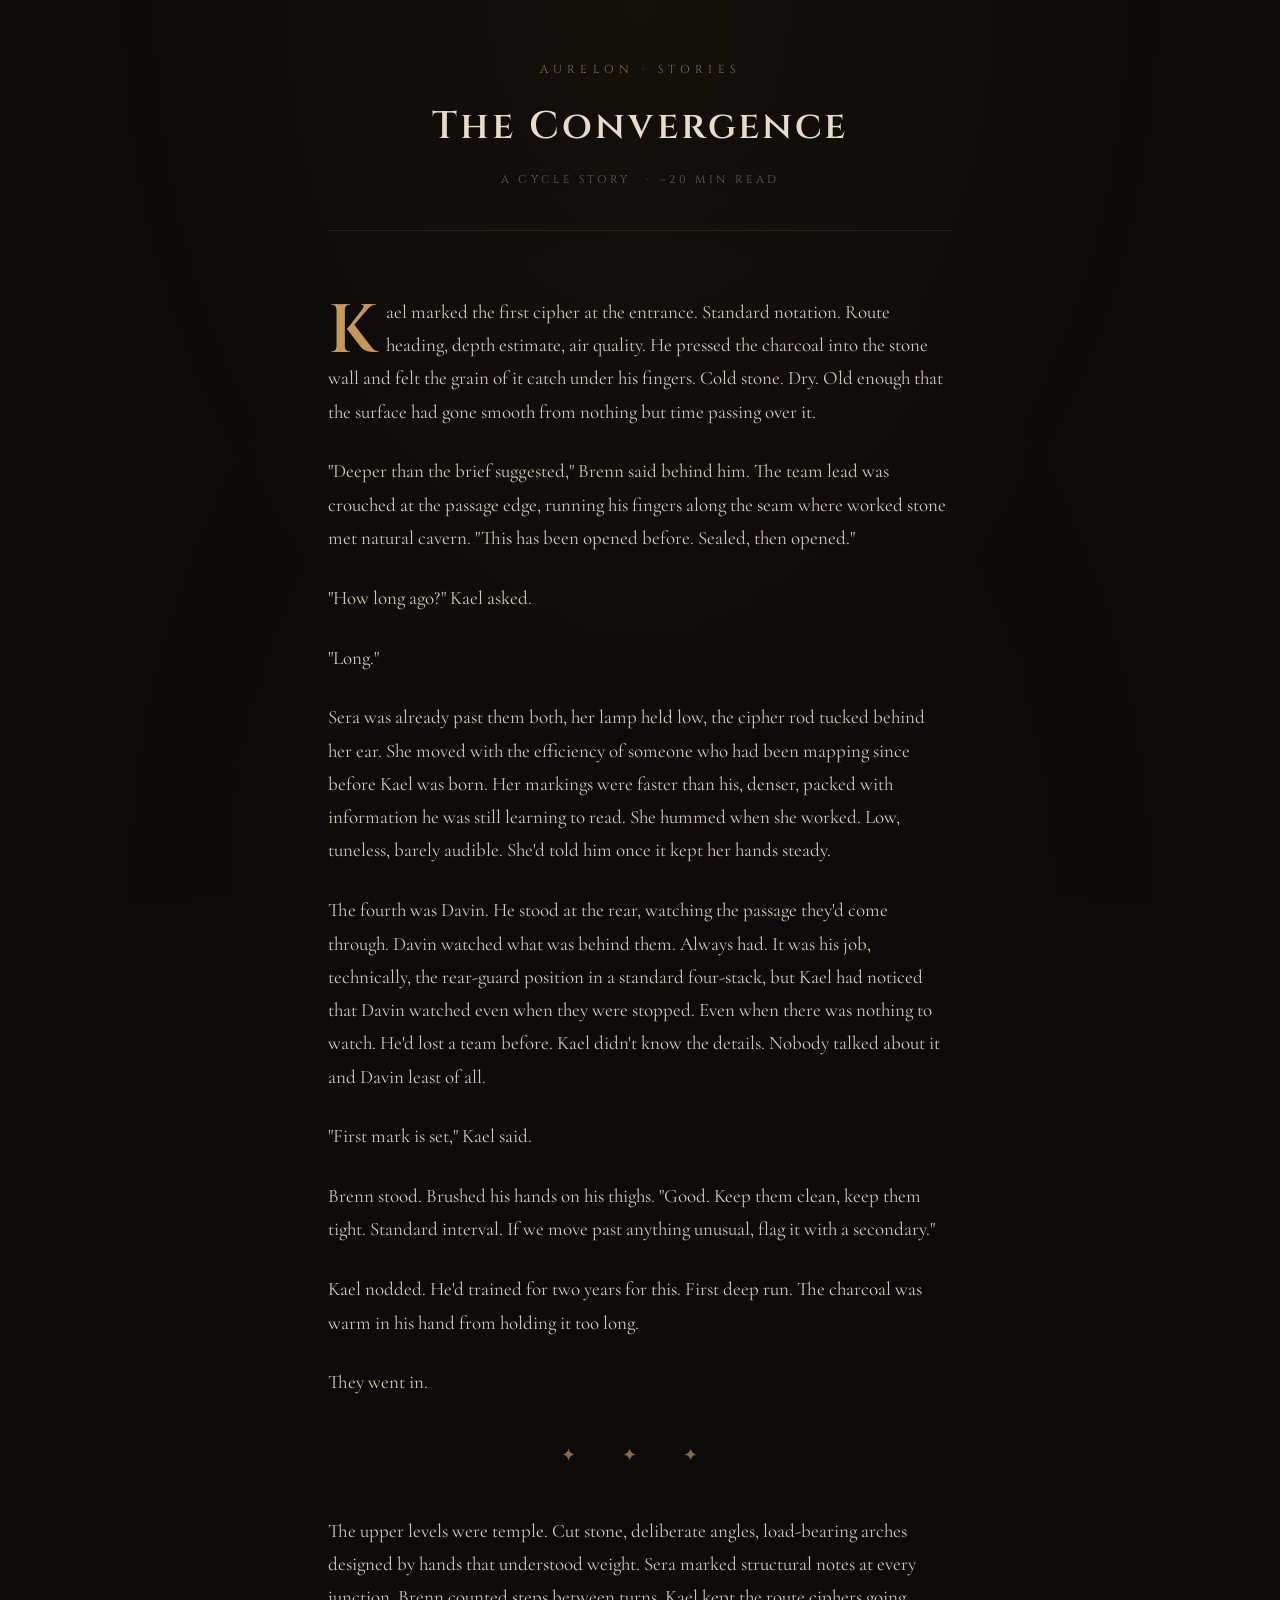
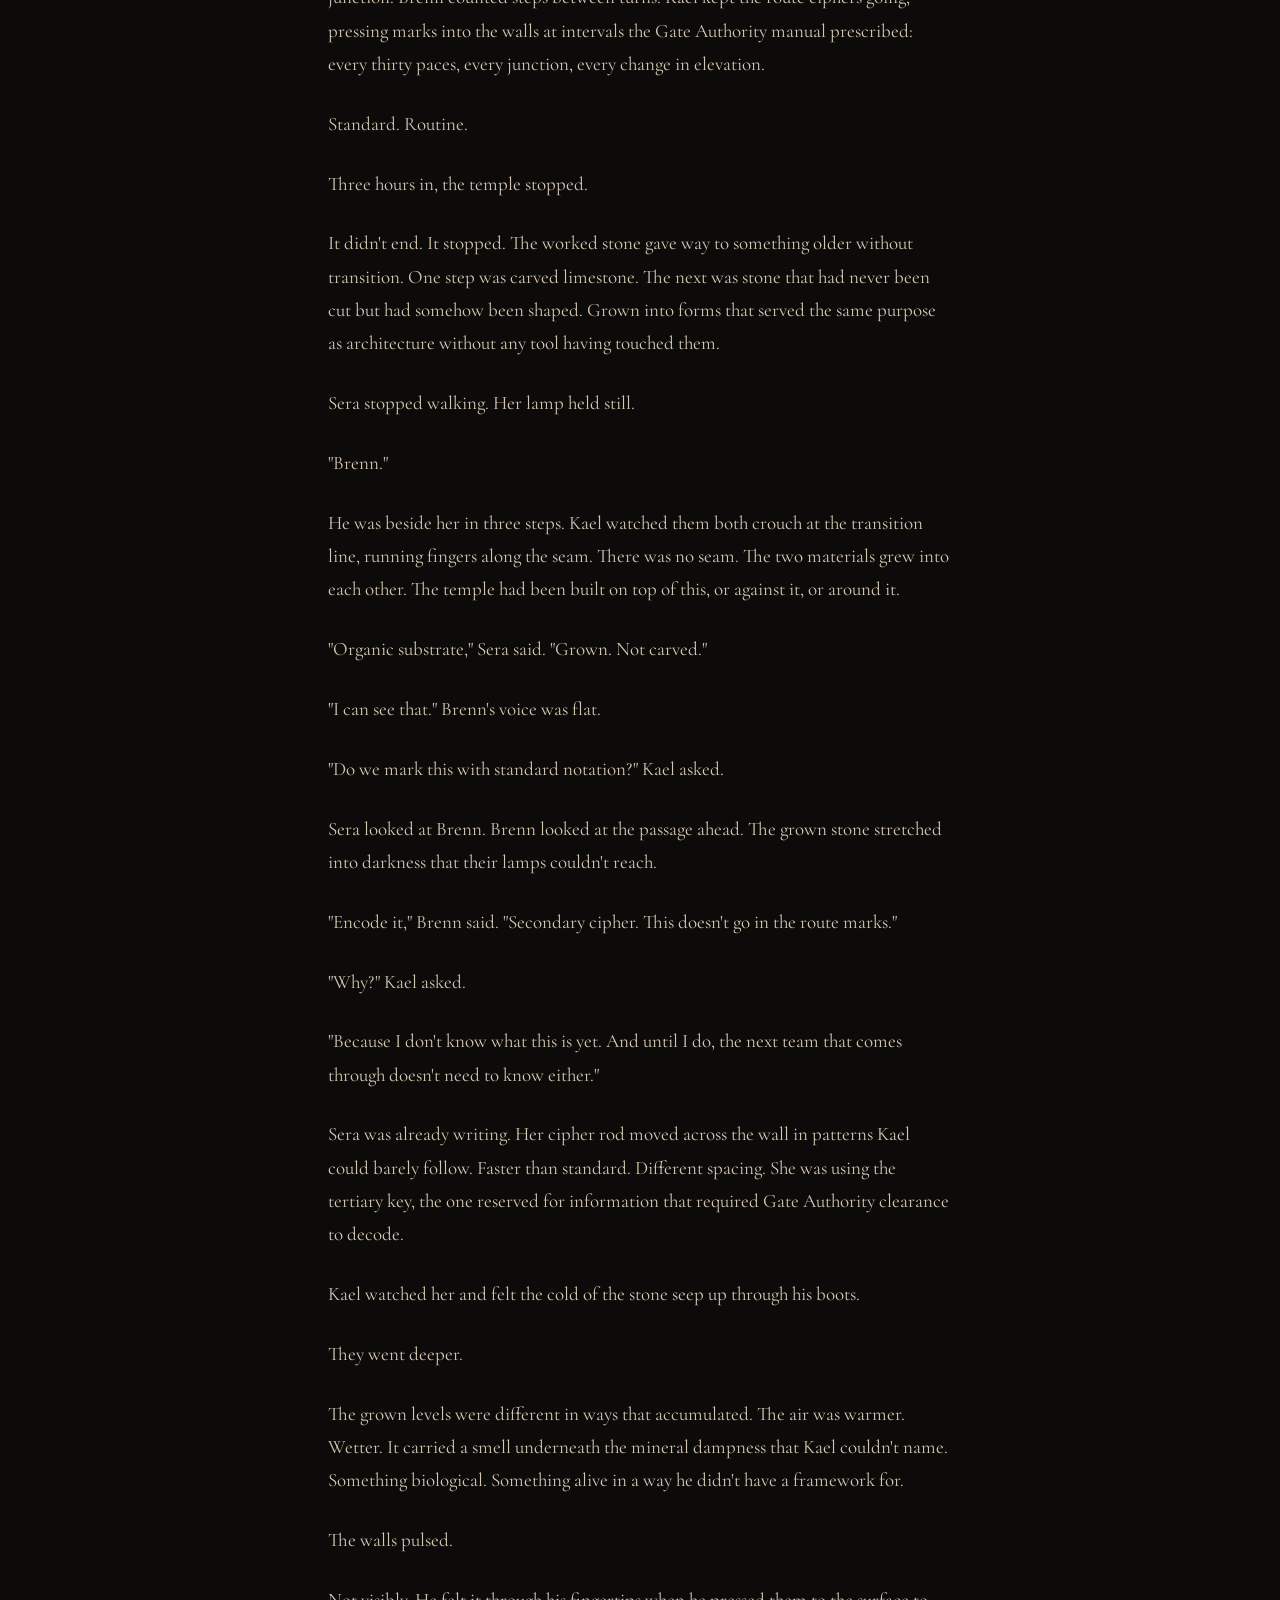
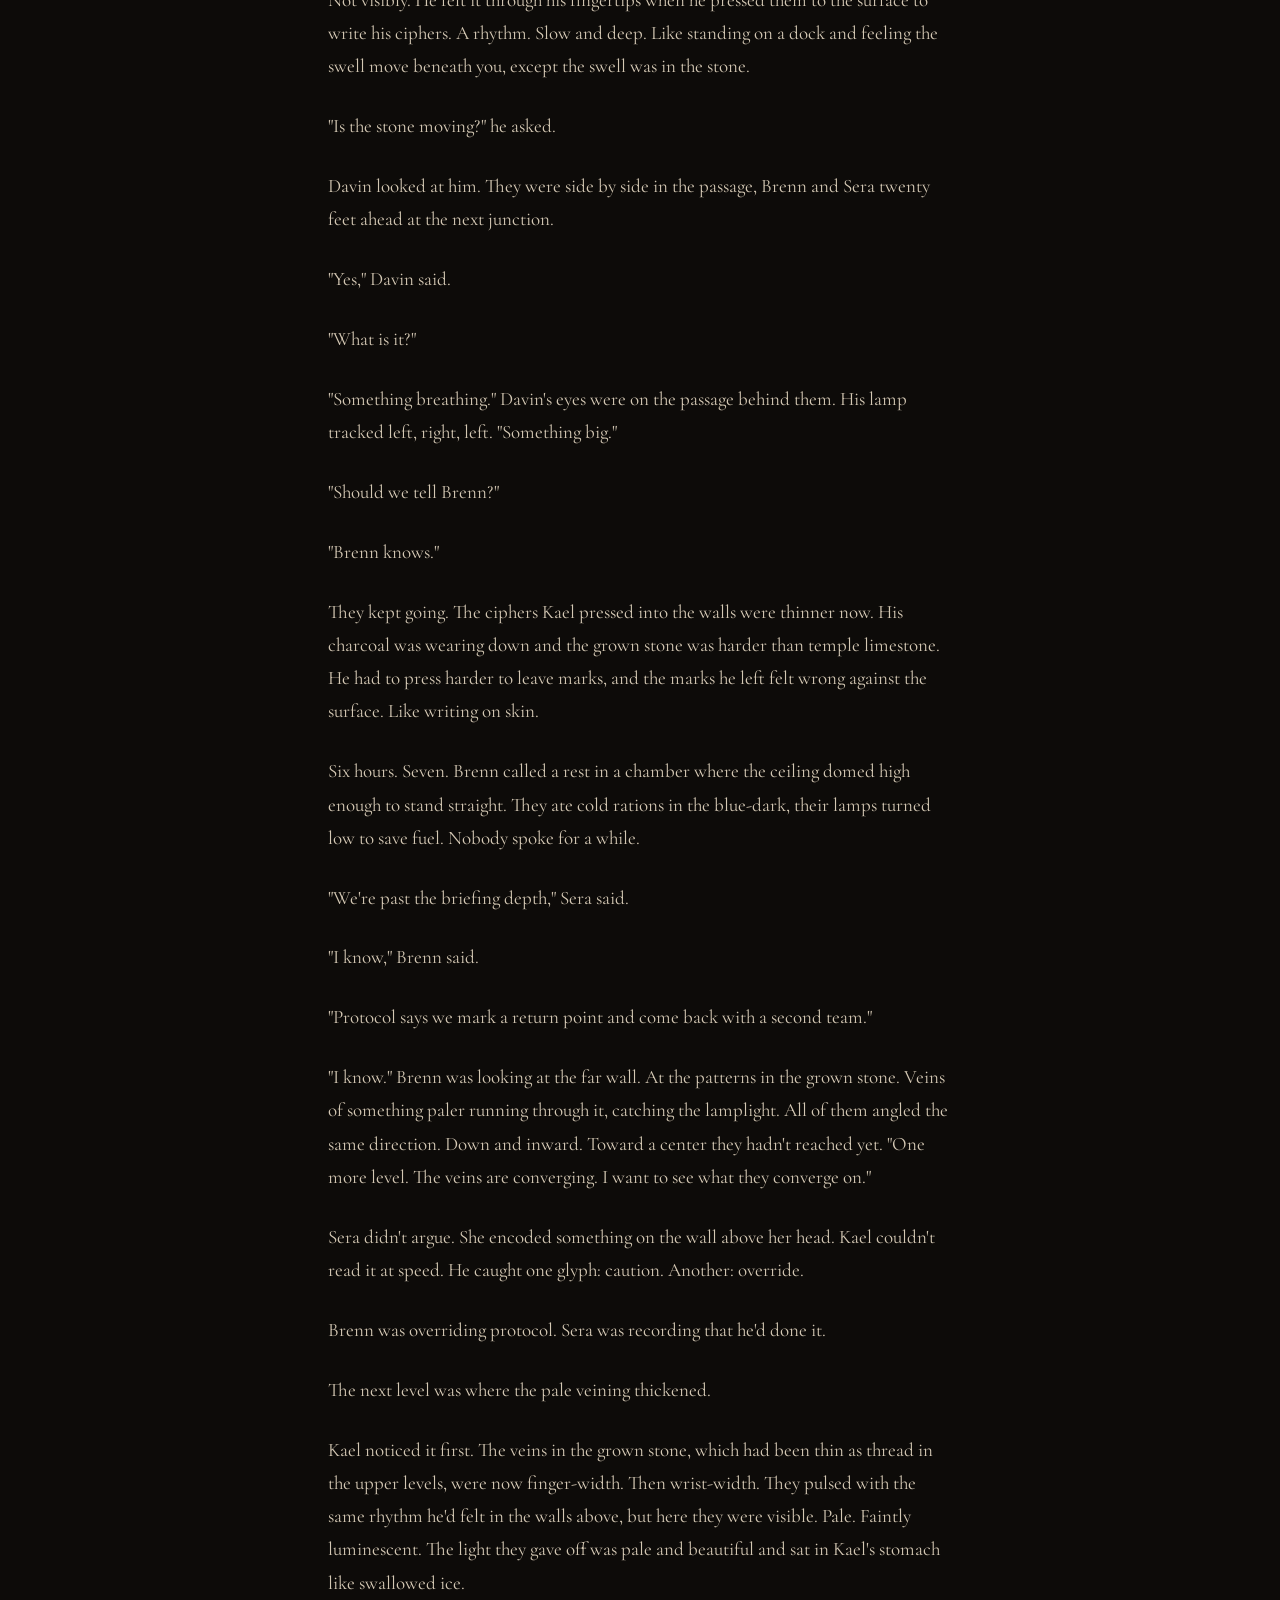
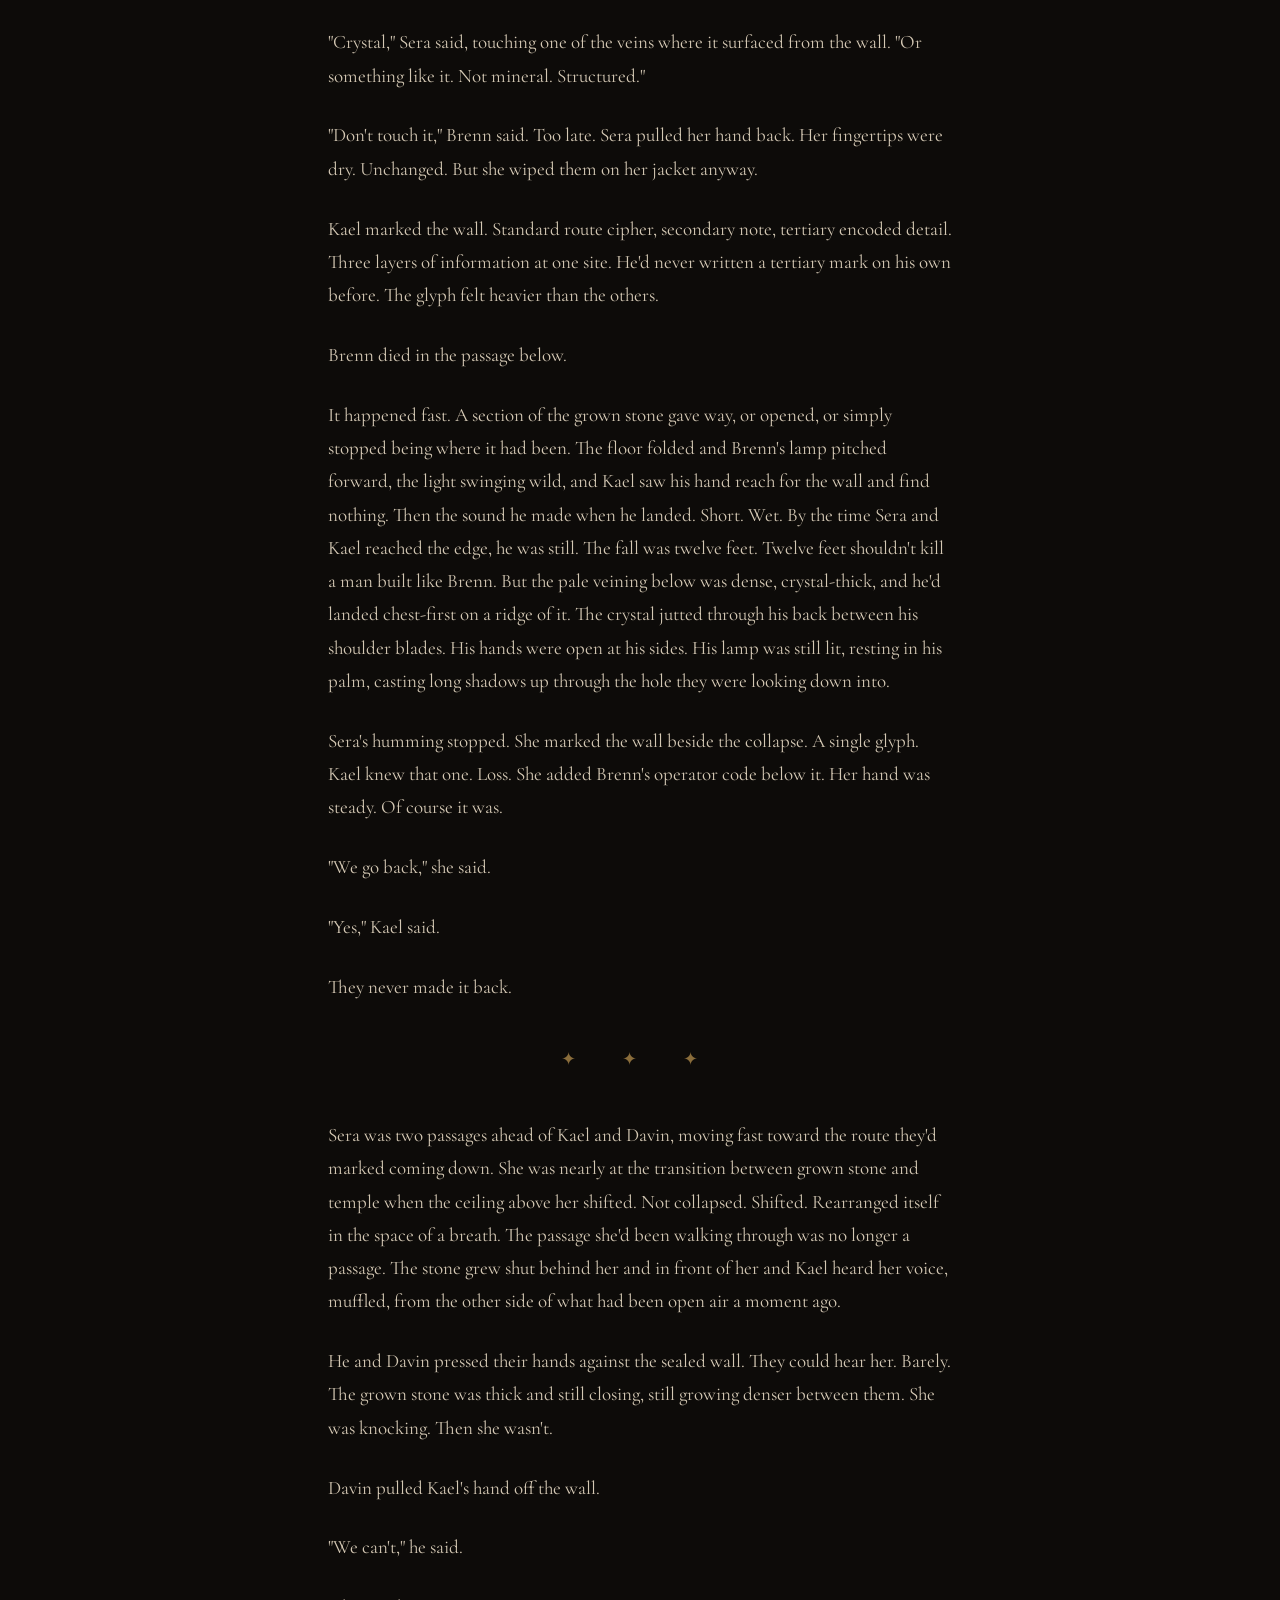
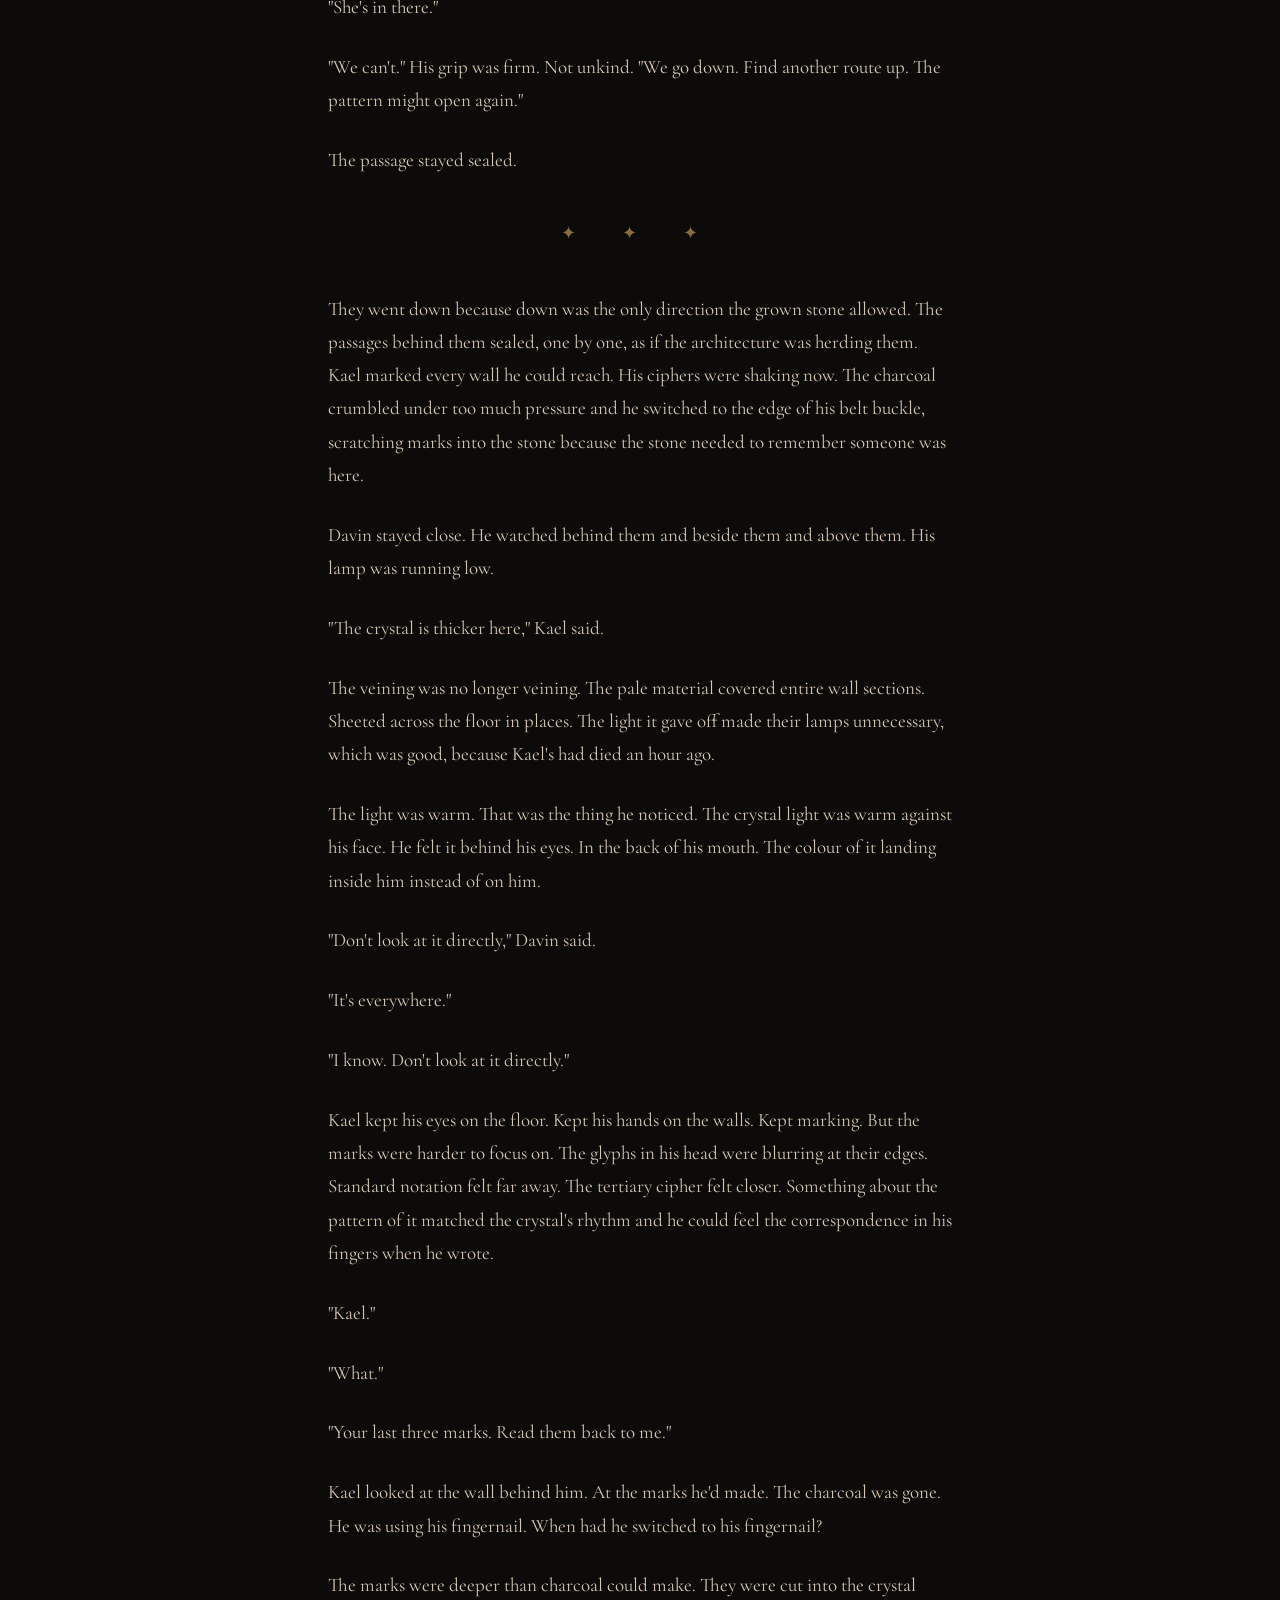
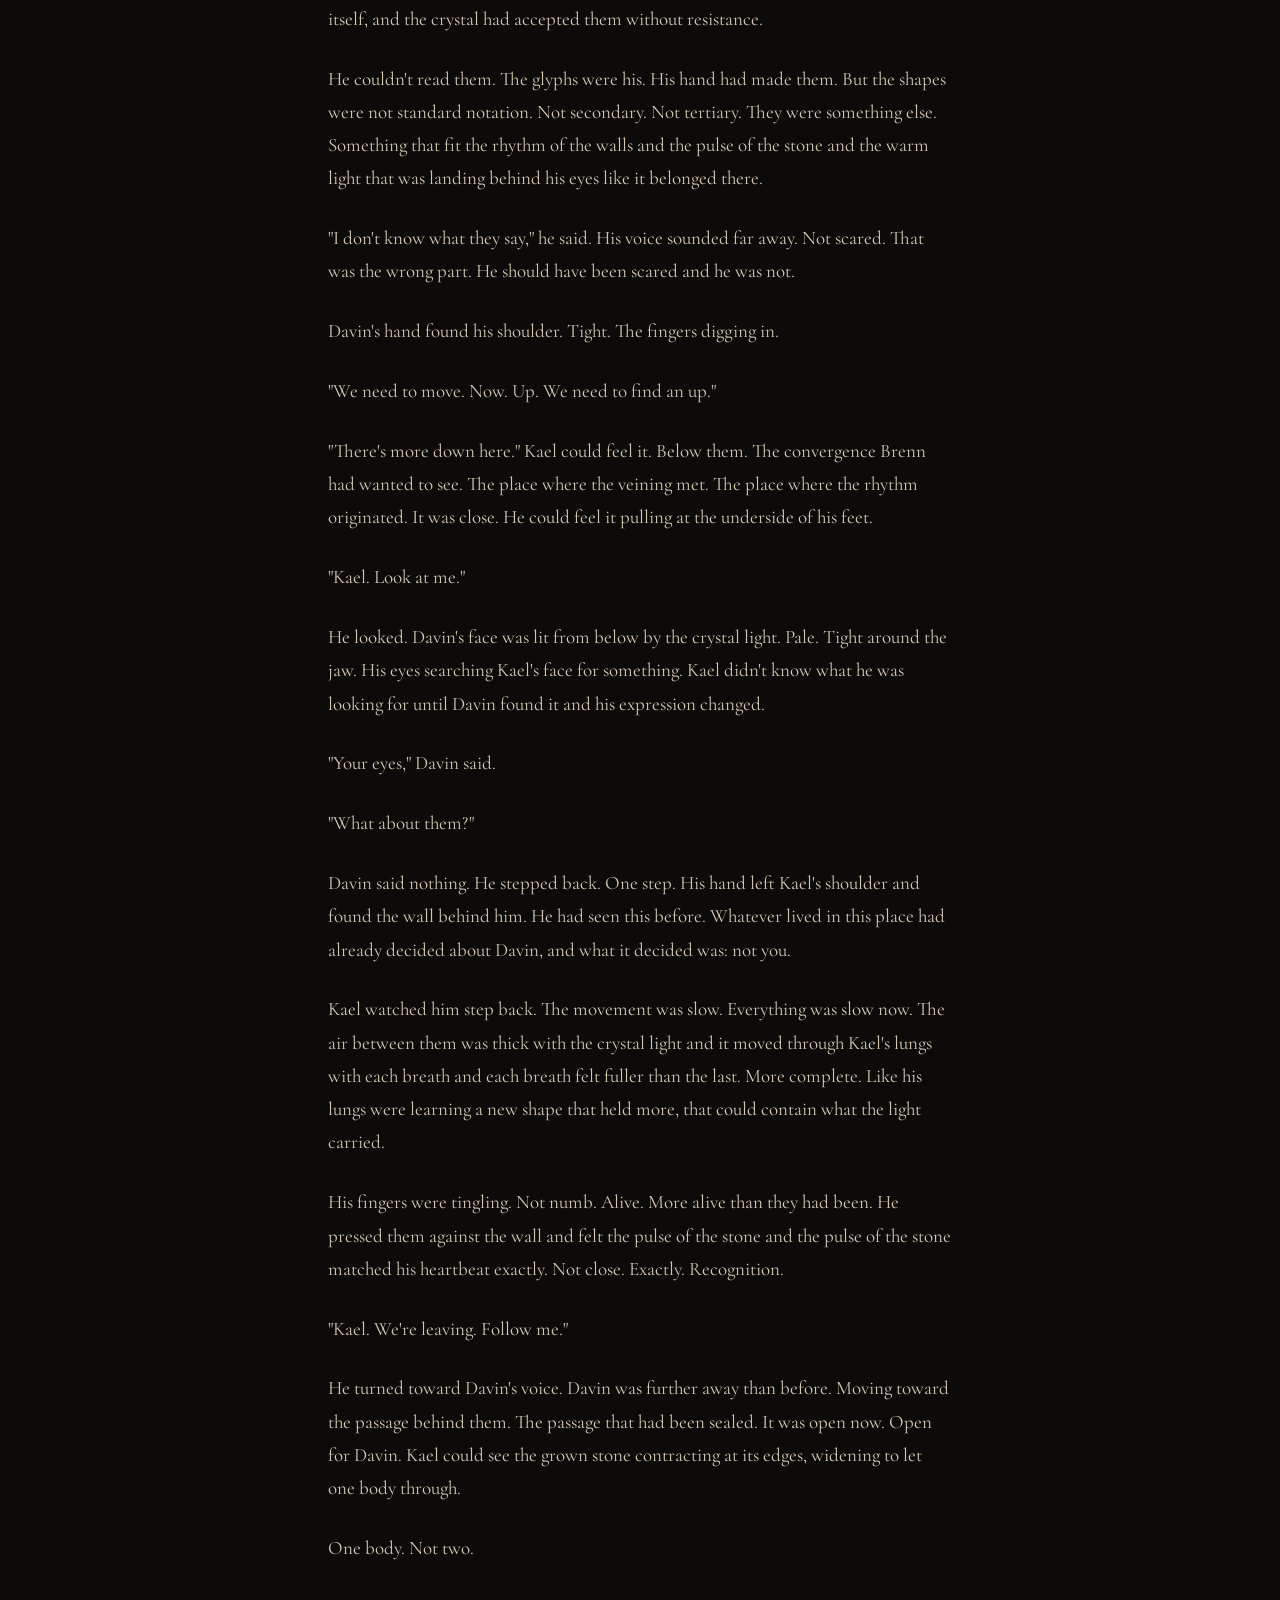
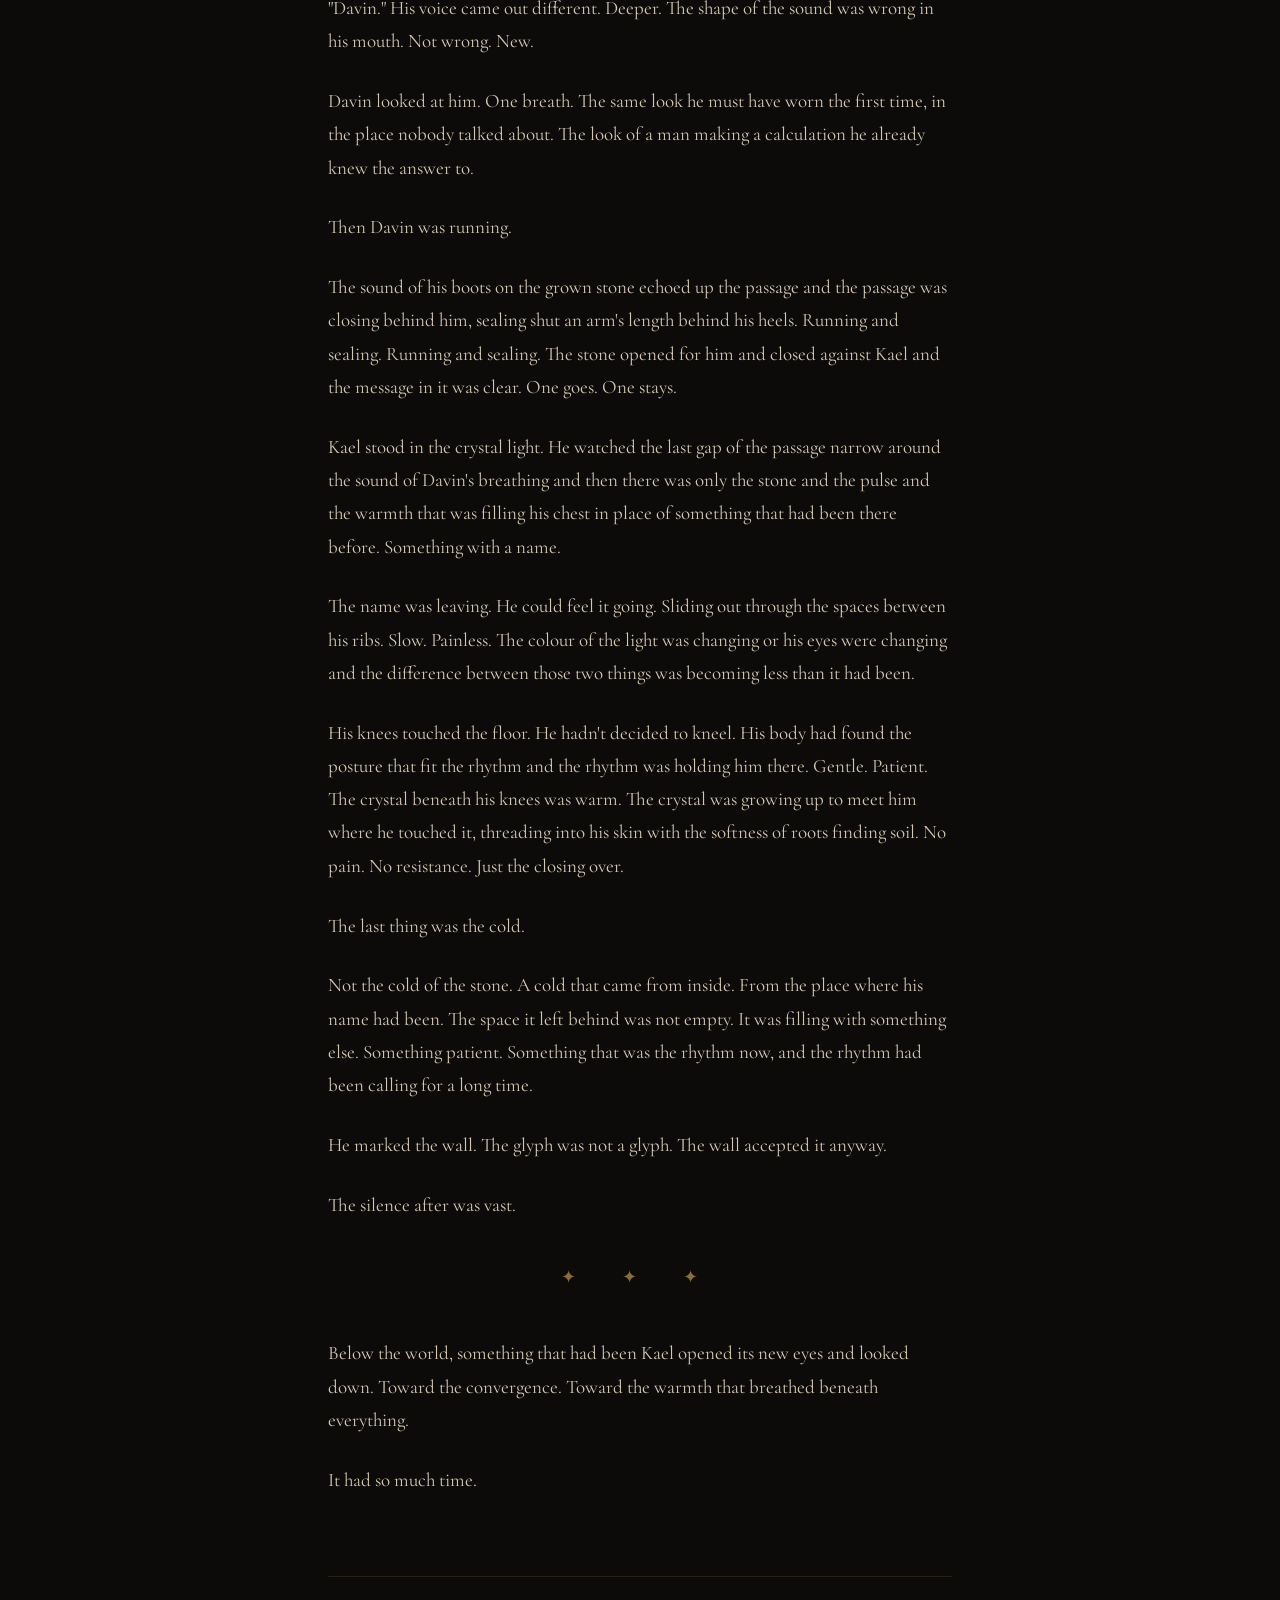
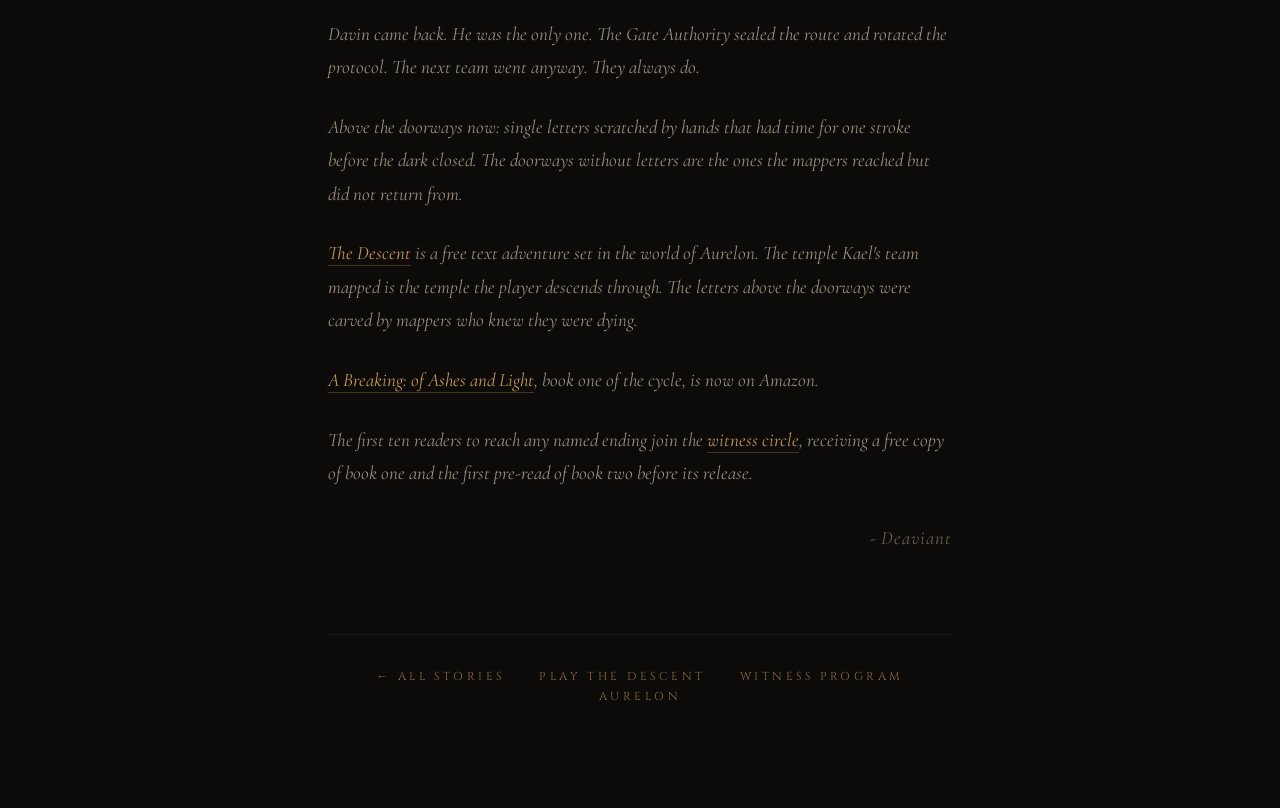
<file: stories/the-convergence/index.html>
<!DOCTYPE html>
<html lang="en">
<head>
<meta charset="UTF-8">
<meta name="viewport" content="width=device-width, initial-scale=1.0">
<title>The Convergence · Aurelon</title>
<meta name="description" content="A free short story set in the world of Aurelon. Four mappers descend on a routine survey. The temple gives way to something older. The deeper they go, the more the architecture decides who stays.">
<meta name="theme-color" content="#0d0b09">

<!-- Open Graph / social card -->
<meta property="og:type" content="article">
<meta property="og:title" content="The Convergence · Aurelon">
<meta property="og:description" content="A free short story. Four mappers descend on a routine survey. The temple gives way to something older.">
<meta property="og:site_name" content="Aurelon Universe">
<meta property="og:url" content="https://aurelonuniverse.com/stories/the-convergence">
<meta name="twitter:card" content="summary">
<meta name="twitter:title" content="The Convergence · Aurelon">
<meta name="twitter:description" content="A free short story. Four mappers descend on a routine survey. The temple gives way to something older.">

<link rel="preconnect" href="https://fonts.googleapis.com">
<link href="https://fonts.googleapis.com/css2?family=Cinzel:wght@400;600;700&family=Cormorant+Garamond:ital,wght@0,400;0,500;0,600;1,400&display=swap" rel="stylesheet">

<style>
*, *::before, *::after { margin: 0; padding: 0; box-sizing: border-box; }

:root {
  --gold: #c4985a;
  --gold-light: #d4a847;
  --gold-dim: #8a6d3b;
  --bone: #e8dcc8;
  --parchment: #f5f0e6;
  --dark: #0d0b09;
  --dark-mid: #1a1612;
  --dark-surface: #231f1a;
  --text-primary: #d4c8b4;
  --text-secondary: #9a8e7e;
  --text-faint: #6a604f;
}

html { background: var(--dark); }
body {
  background: var(--dark);
  color: var(--text-primary);
  font-family: 'Cormorant Garamond', Georgia, serif;
  font-size: 19px;
  line-height: 1.75;
  min-height: 100vh;
  padding: 0;
  -webkit-font-smoothing: antialiased;
  -moz-osx-font-smoothing: grayscale;
}

/* Faint vertical gradient to suggest depth without distraction */
body::before {
  content: '';
  position: fixed;
  top: 0; left: 0; right: 0; bottom: 0;
  background:
    radial-gradient(ellipse at top, rgba(196,152,90,0.04) 0%, transparent 60%),
    radial-gradient(ellipse at bottom, rgba(107,32,32,0.03) 0%, transparent 60%);
  pointer-events: none;
  z-index: 0;
}

.container {
  position: relative;
  z-index: 1;
  max-width: 680px;
  margin: 0 auto;
  padding: 60px 28px 100px;
}

/* ─── HEADER ─── */
header.story-header {
  text-align: center;
  margin-bottom: 64px;
  padding-bottom: 40px;
  border-bottom: 1px solid rgba(196,152,90,0.15);
}

.eyebrow {
  font-family: 'Cinzel', serif;
  font-size: 0.72rem;
  letter-spacing: 0.45em;
  color: var(--gold-dim);
  text-transform: uppercase;
  margin-bottom: 24px;
}
.eyebrow a {
  color: var(--gold-dim);
  text-decoration: none;
  transition: color 0.2s;
}
.eyebrow a:hover { color: var(--gold); }

h1.story-title {
  font-family: 'Cinzel', serif;
  font-weight: 600;
  font-size: 2.4rem;
  letter-spacing: 0.08em;
  color: var(--bone);
  margin-bottom: 20px;
  line-height: 1.2;
}

.meta {
  font-family: 'Cinzel', serif;
  font-size: 0.7rem;
  letter-spacing: 0.3em;
  color: var(--text-faint);
  text-transform: uppercase;
}
.meta span + span::before {
  content: '·';
  margin: 0 0.8em;
  color: var(--gold-dim);
}

/* ─── STORY BODY ─── */
.story-body p {
  margin-bottom: 1.4em;
  color: var(--text-primary);
}

.story-body p:first-of-type::first-letter {
  font-family: 'Cinzel', serif;
  font-size: 3.6em;
  float: left;
  line-height: 0.85;
  padding: 0.1em 0.12em 0 0;
  color: var(--gold);
  font-weight: 600;
}

.story-body em {
  font-style: italic;
  color: var(--bone);
}

/* Section breaks */
.section-break {
  display: block;
  border: none;
  margin: 2.4em auto;
  text-align: center;
  height: auto;
  color: var(--gold-dim);
  letter-spacing: 1.2em;
  font-size: 1.1rem;
}
.section-break::after {
  content: '✦ ✦ ✦';
}

/* The [ ] name placeholder — subtle treatment */
.unnamed {
  font-family: 'Cinzel', serif;
  font-size: 0.85em;
  color: var(--gold-dim);
  letter-spacing: 0.1em;
  padding: 0 0.15em;
}

/* ─── CLOSING NOTE ─── */
.closing-note {
  margin-top: 80px;
  padding-top: 40px;
  border-top: 1px solid rgba(196,152,90,0.15);
  font-style: italic;
  color: var(--text-secondary);
}
.closing-note p {
  margin-bottom: 1.4em;
}
.closing-note a {
  color: var(--gold);
  text-decoration: none;
  border-bottom: 1px solid rgba(196,152,90,0.3);
  padding-bottom: 1px;
  transition: color 0.2s, border-color 0.2s;
}
.closing-note a:hover {
  color: var(--gold-light);
  border-color: var(--gold-light);
}
.signature {
  text-align: right;
  margin-top: 32px;
  font-style: italic;
  color: var(--text-faint);
  letter-spacing: 0.05em;
}

/* ─── FOOTER ─── */
footer.story-footer {
  text-align: center;
  margin-top: 80px;
  padding-top: 32px;
  border-top: 1px solid rgba(196,152,90,0.1);
  font-family: 'Cinzel', serif;
  font-size: 0.72rem;
  letter-spacing: 0.3em;
  text-transform: uppercase;
}
footer.story-footer a {
  color: var(--gold-dim);
  text-decoration: none;
  margin: 0 14px;
  transition: color 0.2s;
}
footer.story-footer a:hover {
  color: var(--gold);
}

/* ─── MOBILE ─── */
@media (max-width: 600px) {
  body { font-size: 17px; }
  .container { padding: 40px 20px 60px; }
  h1.story-title { font-size: 1.8rem; letter-spacing: 0.06em; }
  .story-body p:first-of-type::first-letter { font-size: 3em; }
  footer.story-footer { font-size: 0.65rem; letter-spacing: 0.2em; }
  footer.story-footer a { display: block; margin: 8px 0; }
}
</style>

<!-- Cloudflare Web Analytics --><script defer src='https://static.cloudflareinsights.com/beacon.min.js' data-cf-beacon='{"token": "c6b10b9c22674a1fa83ea88372c5a3a4"}'></script><!-- End Cloudflare Web Analytics -->
</head>
<body>

<div class="container">

  <header class="story-header">
    <div class="eyebrow"><a href="/stories">Aurelon · Stories</a></div>
    <h1 class="story-title">The Convergence</h1>
    <div class="meta">
      <span>A cycle story</span>
      <span>~20 min read</span>
    </div>
  </header>

  <article class="story-body">

    <p>Kael marked the first cipher at the entrance. Standard notation. Route heading, depth estimate, air quality. He pressed the charcoal into the stone wall and felt the grain of it catch under his fingers. Cold stone. Dry. Old enough that the surface had gone smooth from nothing but time passing over it.</p>

    <p>"Deeper than the brief suggested," Brenn said behind him. The team lead was crouched at the passage edge, running his fingers along the seam where worked stone met natural cavern. "This has been opened before. Sealed, then opened."</p>

    <p>"How long ago?" Kael asked.</p>

    <p>"Long."</p>

    <p>Sera was already past them both, her lamp held low, the cipher rod tucked behind her ear. She moved with the efficiency of someone who had been mapping since before Kael was born. Her markings were faster than his, denser, packed with information he was still learning to read. She hummed when she worked. Low, tuneless, barely audible. She'd told him once it kept her hands steady.</p>

    <p>The fourth was Davin. He stood at the rear, watching the passage they'd come through. Davin watched what was behind them. Always had. It was his job, technically, the rear-guard position in a standard four-stack, but Kael had noticed that Davin watched even when they were stopped. Even when there was nothing to watch. He'd lost a team before. Kael didn't know the details. Nobody talked about it and Davin least of all.</p>

    <p>"First mark is set," Kael said.</p>

    <p>Brenn stood. Brushed his hands on his thighs. "Good. Keep them clean, keep them tight. Standard interval. If we move past anything unusual, flag it with a secondary."</p>

    <p>Kael nodded. He'd trained for two years for this. First deep run. The charcoal was warm in his hand from holding it too long.</p>

    <p>They went in.</p>

    <hr class="section-break">

    <p>The upper levels were temple. Cut stone, deliberate angles, load-bearing arches designed by hands that understood weight. Sera marked structural notes at every junction. Brenn counted steps between turns. Kael kept the route ciphers going, pressing marks into the walls at intervals the Gate Authority manual prescribed: every thirty paces, every junction, every change in elevation.</p>

    <p>Standard. Routine.</p>

    <p>Three hours in, the temple stopped.</p>

    <p>It didn't end. It stopped. The worked stone gave way to something older without transition. One step was carved limestone. The next was stone that had never been cut but had somehow been shaped. Grown into forms that served the same purpose as architecture without any tool having touched them.</p>

    <p>Sera stopped walking. Her lamp held still.</p>

    <p>"Brenn."</p>

    <p>He was beside her in three steps. Kael watched them both crouch at the transition line, running fingers along the seam. There was no seam. The two materials grew into each other. The temple had been built on top of this, or against it, or around it.</p>

    <p>"Organic substrate," Sera said. "Grown. Not carved."</p>

    <p>"I can see that." Brenn's voice was flat.</p>

    <p>"Do we mark this with standard notation?" Kael asked.</p>

    <p>Sera looked at Brenn. Brenn looked at the passage ahead. The grown stone stretched into darkness that their lamps couldn't reach.</p>

    <p>"Encode it," Brenn said. "Secondary cipher. This doesn't go in the route marks."</p>

    <p>"Why?" Kael asked.</p>

    <p>"Because I don't know what this is yet. And until I do, the next team that comes through doesn't need to know either."</p>

    <p>Sera was already writing. Her cipher rod moved across the wall in patterns Kael could barely follow. Faster than standard. Different spacing. She was using the tertiary key, the one reserved for information that required Gate Authority clearance to decode.</p>

    <p>Kael watched her and felt the cold of the stone seep up through his boots.</p>

    <p>They went deeper.</p>

    <p>The grown levels were different in ways that accumulated. The air was warmer. Wetter. It carried a smell underneath the mineral dampness that Kael couldn't name. Something biological. Something alive in a way he didn't have a framework for.</p>

    <p>The walls pulsed.</p>

    <p>Not visibly. He felt it through his fingertips when he pressed them to the surface to write his ciphers. A rhythm. Slow and deep. Like standing on a dock and feeling the swell move beneath you, except the swell was in the stone.</p>

    <p>"Is the stone moving?" he asked.</p>

    <p>Davin looked at him. They were side by side in the passage, Brenn and Sera twenty feet ahead at the next junction.</p>

    <p>"Yes," Davin said.</p>

    <p>"What is it?"</p>

    <p>"Something breathing." Davin's eyes were on the passage behind them. His lamp tracked left, right, left. "Something big."</p>

    <p>"Should we tell Brenn?"</p>

    <p>"Brenn knows."</p>

    <p>They kept going. The ciphers Kael pressed into the walls were thinner now. His charcoal was wearing down and the grown stone was harder than temple limestone. He had to press harder to leave marks, and the marks he left felt wrong against the surface. Like writing on skin.</p>

    <p>Six hours. Seven. Brenn called a rest in a chamber where the ceiling domed high enough to stand straight. They ate cold rations in the blue-dark, their lamps turned low to save fuel. Nobody spoke for a while.</p>

    <p>"We're past the briefing depth," Sera said.</p>

    <p>"I know," Brenn said.</p>

    <p>"Protocol says we mark a return point and come back with a second team."</p>

    <p>"I know." Brenn was looking at the far wall. At the patterns in the grown stone. Veins of something paler running through it, catching the lamplight. All of them angled the same direction. Down and inward. Toward a center they hadn't reached yet. "One more level. The veins are converging. I want to see what they converge on."</p>

    <p>Sera didn't argue. She encoded something on the wall above her head. Kael couldn't read it at speed. He caught one glyph: caution. Another: override.</p>

    <p>Brenn was overriding protocol. Sera was recording that he'd done it.</p>

    <p>The next level was where the pale veining thickened.</p>

    <p>Kael noticed it first. The veins in the grown stone, which had been thin as thread in the upper levels, were now finger-width. Then wrist-width. They pulsed with the same rhythm he'd felt in the walls above, but here they were visible. Pale. Faintly luminescent. The light they gave off was pale and beautiful and sat in Kael's stomach like swallowed ice.</p>

    <p>"Crystal," Sera said, touching one of the veins where it surfaced from the wall. "Or something like it. Not mineral. Structured."</p>

    <p>"Don't touch it," Brenn said. Too late. Sera pulled her hand back. Her fingertips were dry. Unchanged. But she wiped them on her jacket anyway.</p>

    <p>Kael marked the wall. Standard route cipher, secondary note, tertiary encoded detail. Three layers of information at one site. He'd never written a tertiary mark on his own before. The glyph felt heavier than the others.</p>

    <p>Brenn died in the passage below.</p>

    <p>It happened fast. A section of the grown stone gave way, or opened, or simply stopped being where it had been. The floor folded and Brenn's lamp pitched forward, the light swinging wild, and Kael saw his hand reach for the wall and find nothing. Then the sound he made when he landed. Short. Wet. By the time Sera and Kael reached the edge, he was still. The fall was twelve feet. Twelve feet shouldn't kill a man built like Brenn. But the pale veining below was dense, crystal-thick, and he'd landed chest-first on a ridge of it. The crystal jutted through his back between his shoulder blades. His hands were open at his sides. His lamp was still lit, resting in his palm, casting long shadows up through the hole they were looking down into.</p>

    <p>Sera's humming stopped. She marked the wall beside the collapse. A single glyph. Kael knew that one. Loss. She added Brenn's operator code below it. Her hand was steady. Of course it was.</p>

    <p>"We go back," she said.</p>

    <p>"Yes," Kael said.</p>

    <p>They never made it back.</p>

    <hr class="section-break">

    <p>Sera was two passages ahead of Kael and Davin, moving fast toward the route they'd marked coming down. She was nearly at the transition between grown stone and temple when the ceiling above her shifted. Not collapsed. Shifted. Rearranged itself in the space of a breath. The passage she'd been walking through was no longer a passage. The stone grew shut behind her and in front of her and Kael heard her voice, muffled, from the other side of what had been open air a moment ago.</p>

    <p>He and Davin pressed their hands against the sealed wall. They could hear her. Barely. The grown stone was thick and still closing, still growing denser between them. She was knocking. Then she wasn't.</p>

    <p>Davin pulled Kael's hand off the wall.</p>

    <p>"We can't," he said.</p>

    <p>"She's in there."</p>

    <p>"We can't." His grip was firm. Not unkind. "We go down. Find another route up. The pattern might open again."</p>

    <p>The passage stayed sealed.</p>

    <hr class="section-break">

    <p>They went down because down was the only direction the grown stone allowed. The passages behind them sealed, one by one, as if the architecture was herding them. Kael marked every wall he could reach. His ciphers were shaking now. The charcoal crumbled under too much pressure and he switched to the edge of his belt buckle, scratching marks into the stone because the stone needed to remember someone was here.</p>

    <p>Davin stayed close. He watched behind them and beside them and above them. His lamp was running low.</p>

    <p>"The crystal is thicker here," Kael said.</p>

    <p>The veining was no longer veining. The pale material covered entire wall sections. Sheeted across the floor in places. The light it gave off made their lamps unnecessary, which was good, because Kael's had died an hour ago.</p>

    <p>The light was warm. That was the thing he noticed. The crystal light was warm against his face. He felt it behind his eyes. In the back of his mouth. The colour of it landing inside him instead of on him.</p>

    <p>"Don't look at it directly," Davin said.</p>

    <p>"It's everywhere."</p>

    <p>"I know. Don't look at it directly."</p>

    <p>Kael kept his eyes on the floor. Kept his hands on the walls. Kept marking. But the marks were harder to focus on. The glyphs in his head were blurring at their edges. Standard notation felt far away. The tertiary cipher felt closer. Something about the pattern of it matched the crystal's rhythm and he could feel the correspondence in his fingers when he wrote.</p>

    <p>"Kael."</p>

    <p>"What."</p>

    <p>"Your last three marks. Read them back to me."</p>

    <p>Kael looked at the wall behind him. At the marks he'd made. The charcoal was gone. He was using his fingernail. When had he switched to his fingernail?</p>

    <p>The marks were deeper than charcoal could make. They were cut into the crystal itself, and the crystal had accepted them without resistance.</p>

    <p>He couldn't read them. The glyphs were his. His hand had made them. But the shapes were not standard notation. Not secondary. Not tertiary. They were something else. Something that fit the rhythm of the walls and the pulse of the stone and the warm light that was landing behind his eyes like it belonged there.</p>

    <p>"I don't know what they say," he said. His voice sounded far away. Not scared. That was the wrong part. He should have been scared and he was not.</p>

    <p>Davin's hand found his shoulder. Tight. The fingers digging in.</p>

    <p>"We need to move. Now. Up. We need to find an up."</p>

    <p>"There's more down here." Kael could feel it. Below them. The convergence Brenn had wanted to see. The place where the veining met. The place where the rhythm originated. It was close. He could feel it pulling at the underside of his feet.</p>

    <p>"Kael. Look at me."</p>

    <p>He looked. Davin's face was lit from below by the crystal light. Pale. Tight around the jaw. His eyes searching Kael's face for something. Kael didn't know what he was looking for until Davin found it and his expression changed.</p>

    <p>"Your eyes," Davin said.</p>

    <p>"What about them?"</p>

    <p>Davin said nothing. He stepped back. One step. His hand left Kael's shoulder and found the wall behind him. He had seen this before. Whatever lived in this place had already decided about Davin, and what it decided was: not you.</p>

    <p>Kael watched him step back. The movement was slow. Everything was slow now. The air between them was thick with the crystal light and it moved through Kael's lungs with each breath and each breath felt fuller than the last. More complete. Like his lungs were learning a new shape that held more, that could contain what the light carried.</p>

    <p>His fingers were tingling. Not numb. Alive. More alive than they had been. He pressed them against the wall and felt the pulse of the stone and the pulse of the stone matched his heartbeat exactly. Not close. Exactly. Recognition.</p>

    <p>"Kael. We're leaving. Follow me."</p>

    <p>He turned toward Davin's voice. Davin was further away than before. Moving toward the passage behind them. The passage that had been sealed. It was open now. Open for Davin. Kael could see the grown stone contracting at its edges, widening to let one body through.</p>

    <p>One body. Not two.</p>

    <p>"Davin." His voice came out different. Deeper. The shape of the sound was wrong in his mouth. Not wrong. New.</p>

    <p>Davin looked at him. One breath. The same look he must have worn the first time, in the place nobody talked about. The look of a man making a calculation he already knew the answer to.</p>

    <p>Then Davin was running.</p>

    <p>The sound of his boots on the grown stone echoed up the passage and the passage was closing behind him, sealing shut an arm's length behind his heels. Running and sealing. Running and sealing. The stone opened for him and closed against Kael and the message in it was clear. One goes. One stays.</p>

    <p>Kael stood in the crystal light. He watched the last gap of the passage narrow around the sound of Davin's breathing and then there was only the stone and the pulse and the warmth that was filling his chest in place of something that had been there before. Something with a name.</p>

    <p>The name was leaving. He could feel it going. Sliding out through the spaces between his ribs. Slow. Painless. The colour of the light was changing or his eyes were changing and the difference between those two things was becoming less than it had been.</p>

    <p>His knees touched the floor. He hadn't decided to kneel. His body had found the posture that fit the rhythm and the rhythm was holding him there. Gentle. Patient. The crystal beneath his knees was warm. The crystal was growing up to meet him where he touched it, threading into his skin with the softness of roots finding soil. No pain. No resistance. Just the closing over.</p>

    <p>The last thing was the cold.</p>

    <p>Not the cold of the stone. A cold that came from inside. From the place where his name had been. The space it left behind was not empty. It was filling with something else. Something patient. Something that was the rhythm now, and the rhythm had been calling for a long time.</p>

    <p>He marked the wall. The glyph was not a glyph. The wall accepted it anyway.</p>

    <p>The silence after was vast.</p>

    <hr class="section-break">

    <p>Below the world, something that had been Kael opened its new eyes and looked down. Toward the convergence. Toward the warmth that breathed beneath everything.</p>

    <p>It had so much time.</p>

  </article>

  <div class="closing-note">
    <p><em>Davin came back. He was the only one. The Gate Authority sealed the route and rotated the protocol. The next team went anyway. They always do.</em></p>

    <p><em>Above the doorways now: single letters scratched by hands that had time for one stroke before the dark closed. The doorways without letters are the ones the mappers reached but did not return from.</em></p>

    <p><em><a href="/the-descent">The Descent</a> is a free text adventure set in the world of Aurelon. The temple Kael's team mapped is the temple the player descends through. The letters above the doorways were carved by mappers who knew they were dying.</em></p>

    <p><em><a href="https://www.amazon.com/dp/B0H24B14KS">A Breaking: of Ashes and Light</a>, book one of the cycle, is now on Amazon.</em></p>

    <p><em>The first ten readers to reach any named ending join the <a href="/witness">witness circle</a>, receiving a free copy of book one and the first pre-read of book two before its release.</em></p>

    <p class="signature">- Deaviant</p>
  </div>

  <footer class="story-footer">
    <a href="/stories">← All stories</a>
    <a href="/the-descent">Play The Descent</a>
    <a href="/witness">Witness program</a>
    <a href="/">Aurelon</a>
  </footer>

</div>

</body>
</html>
</file>
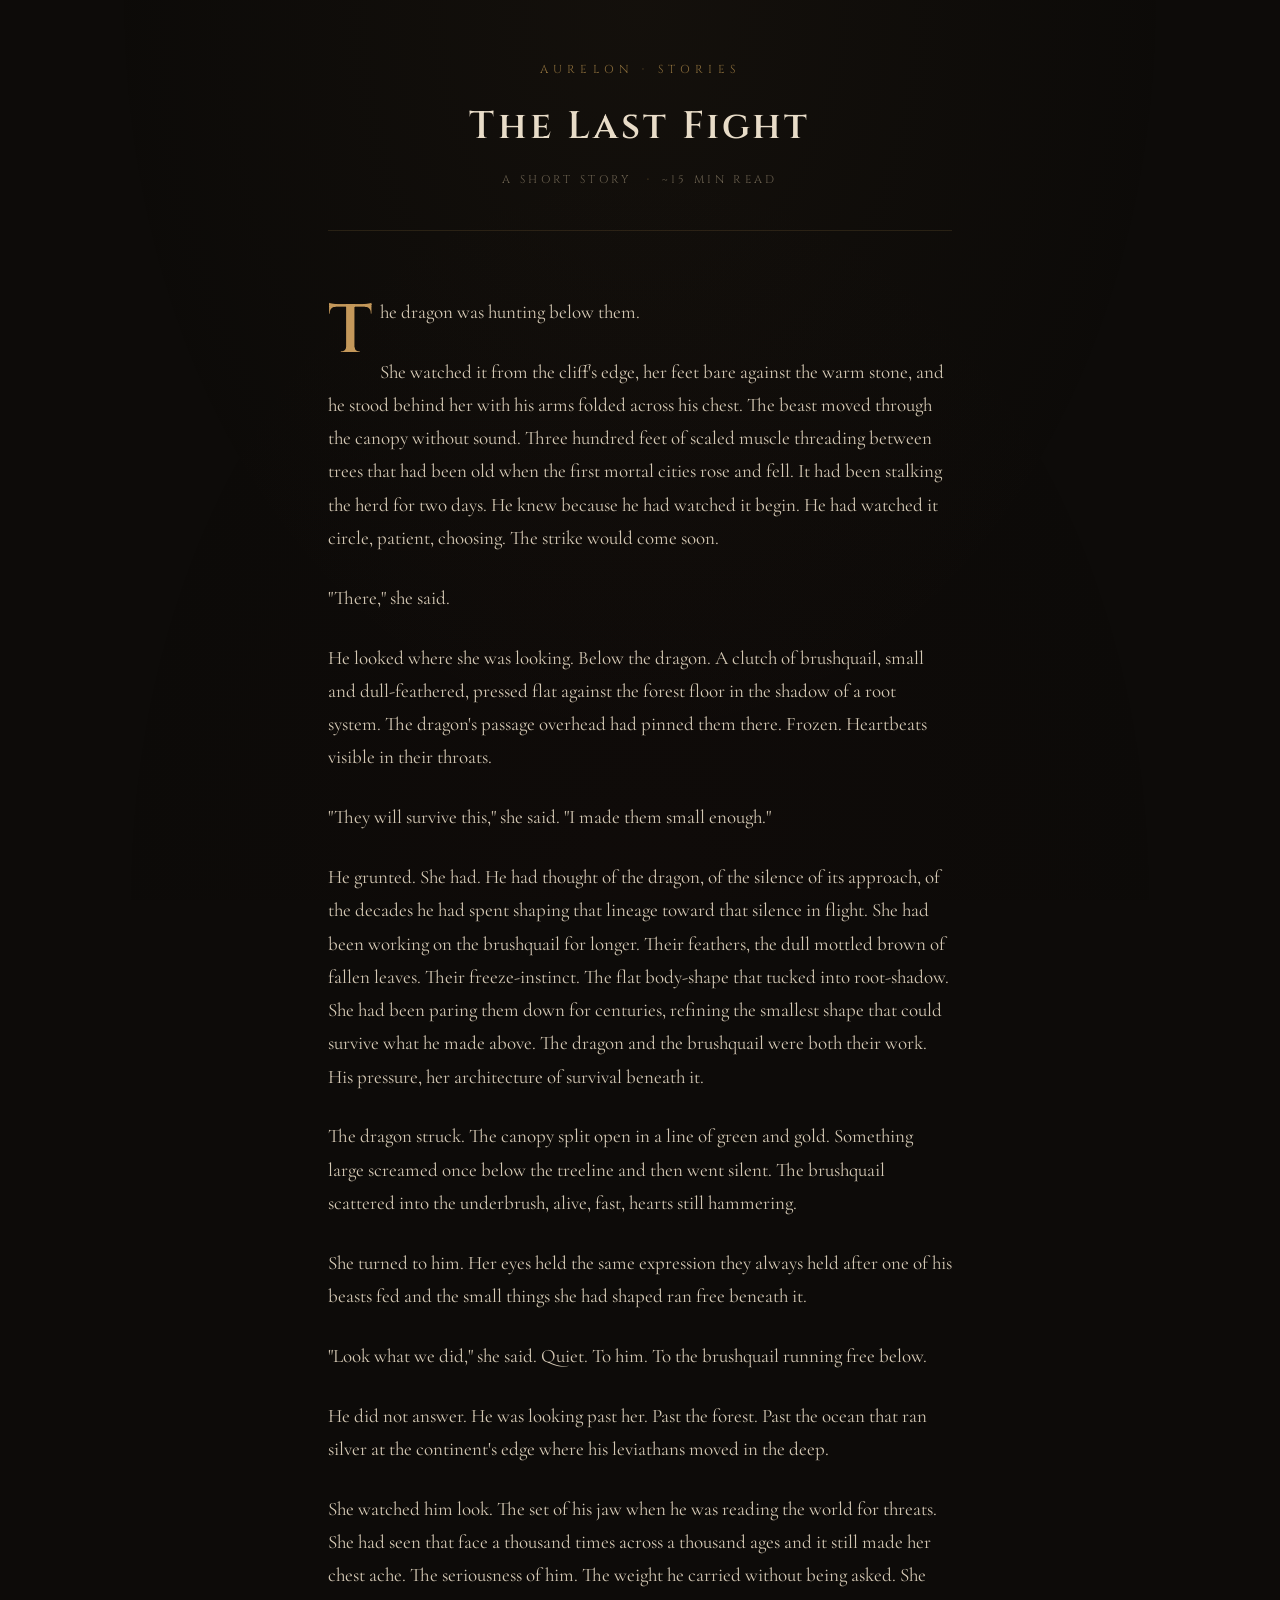
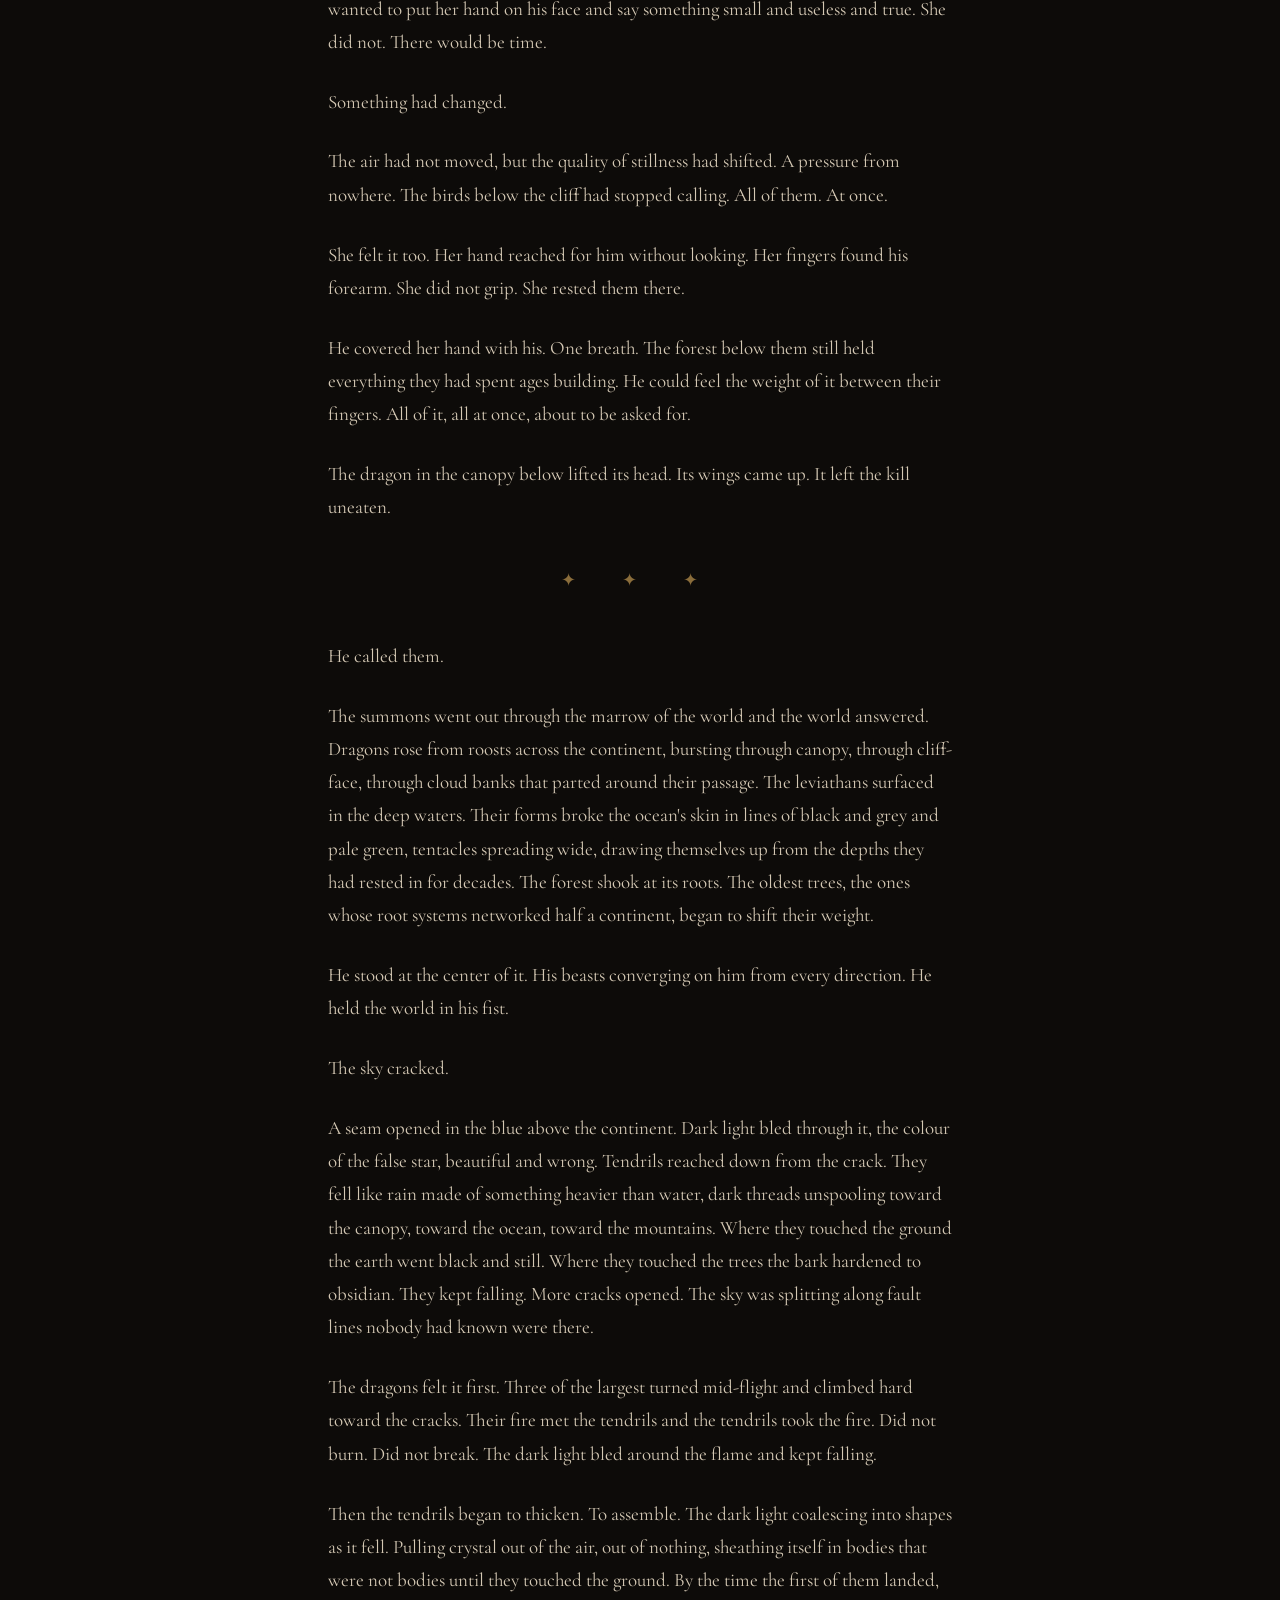
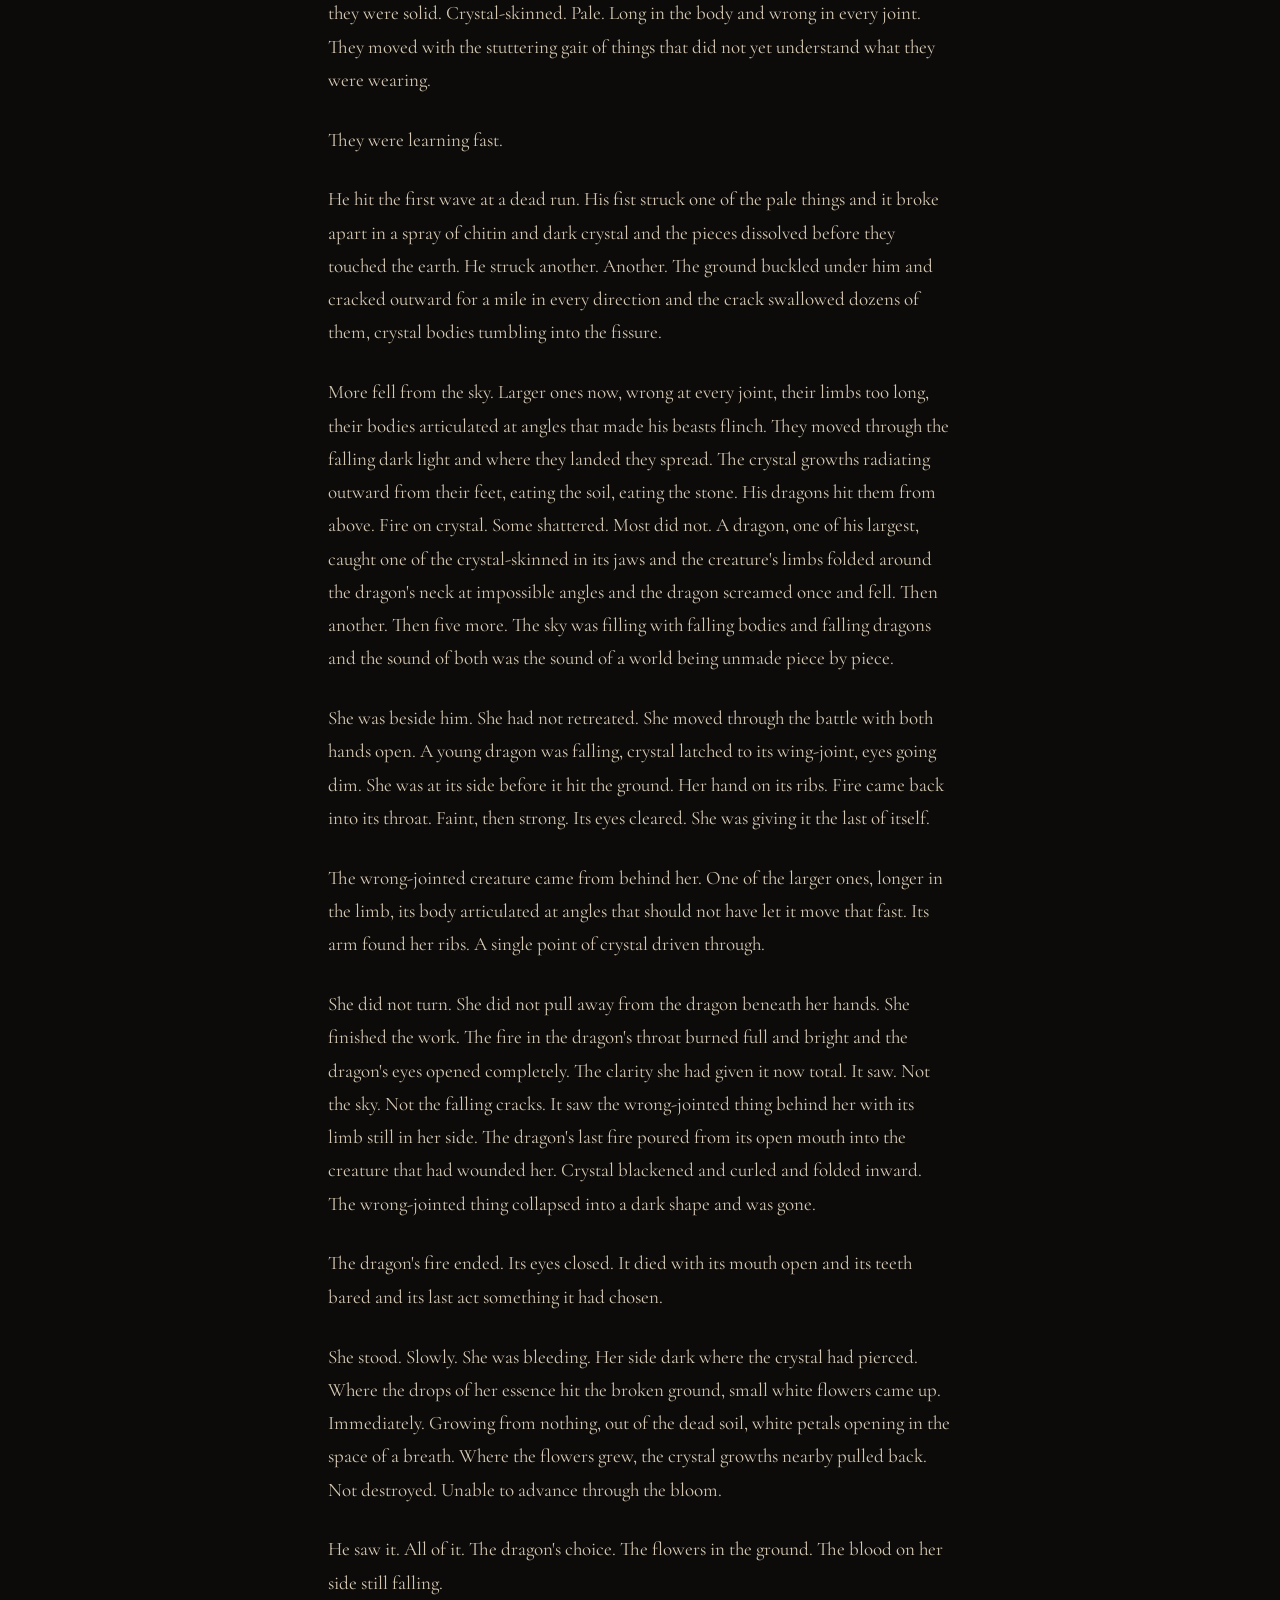
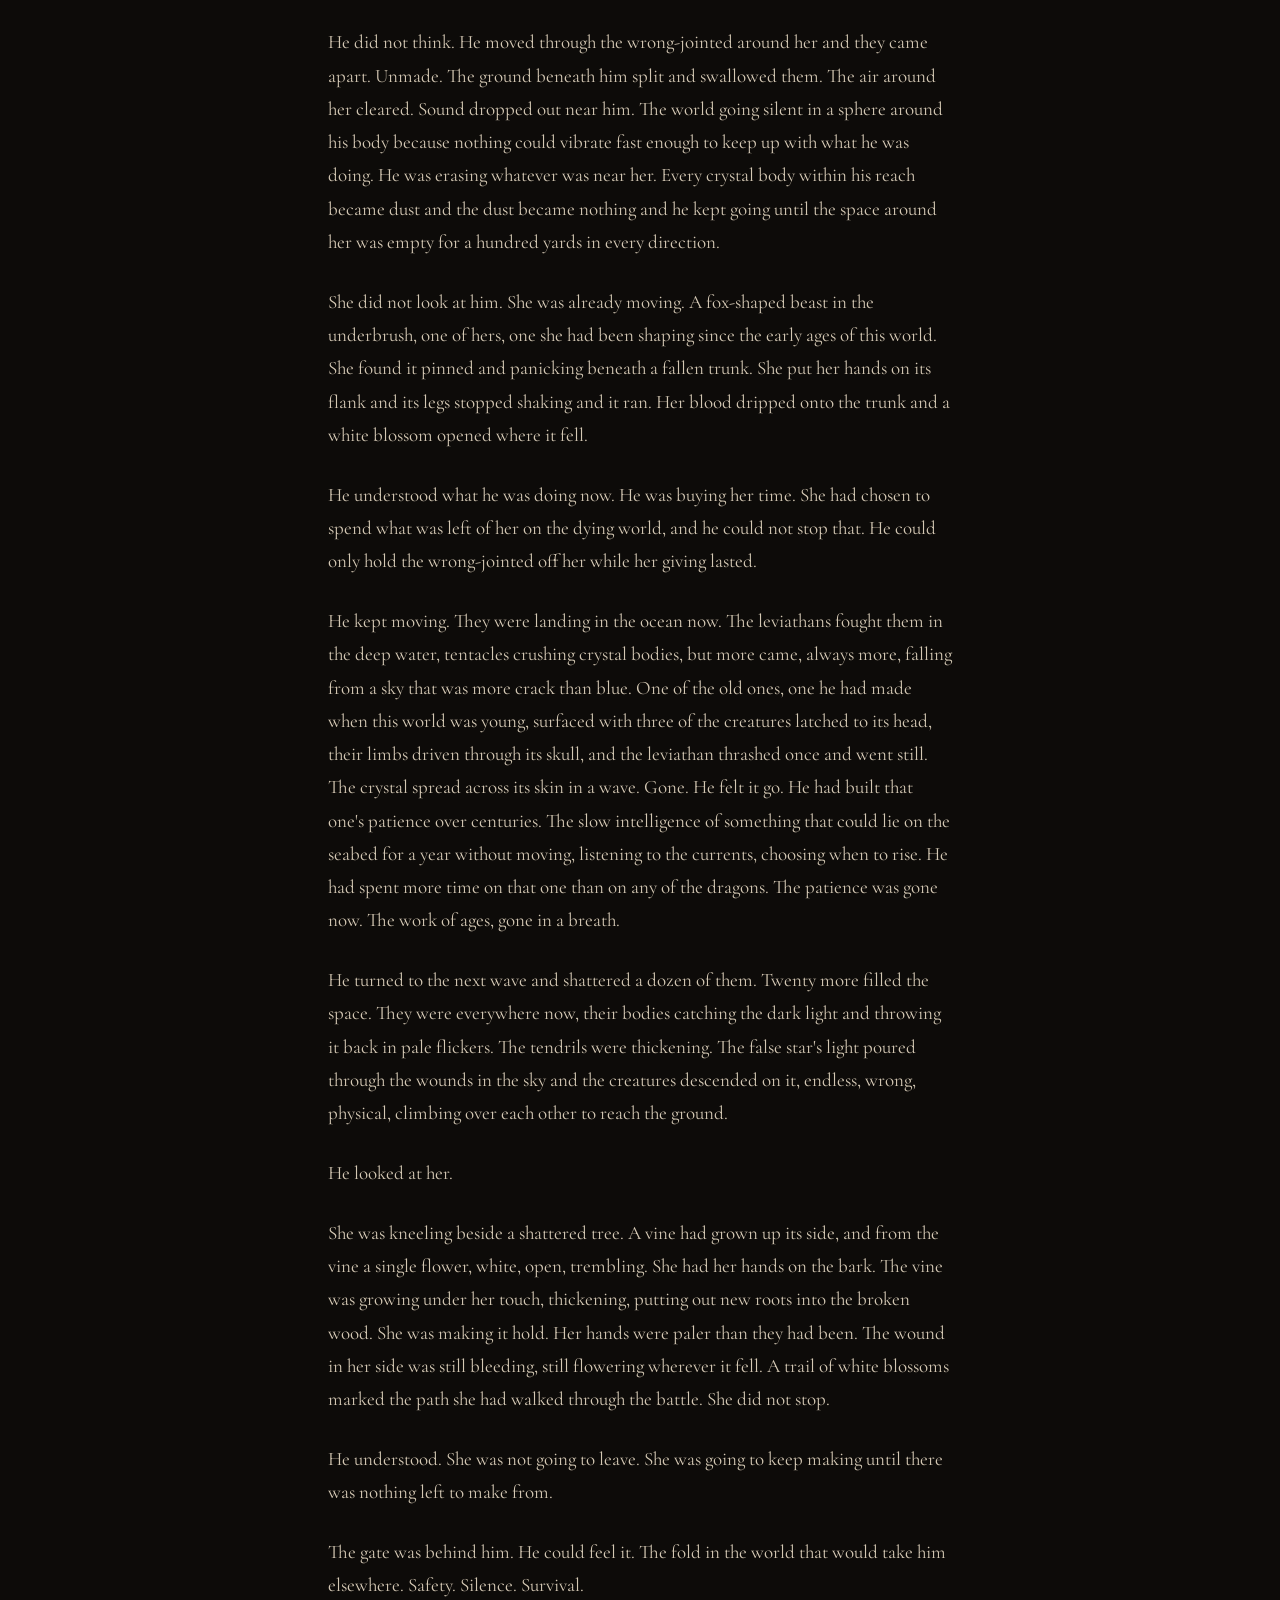
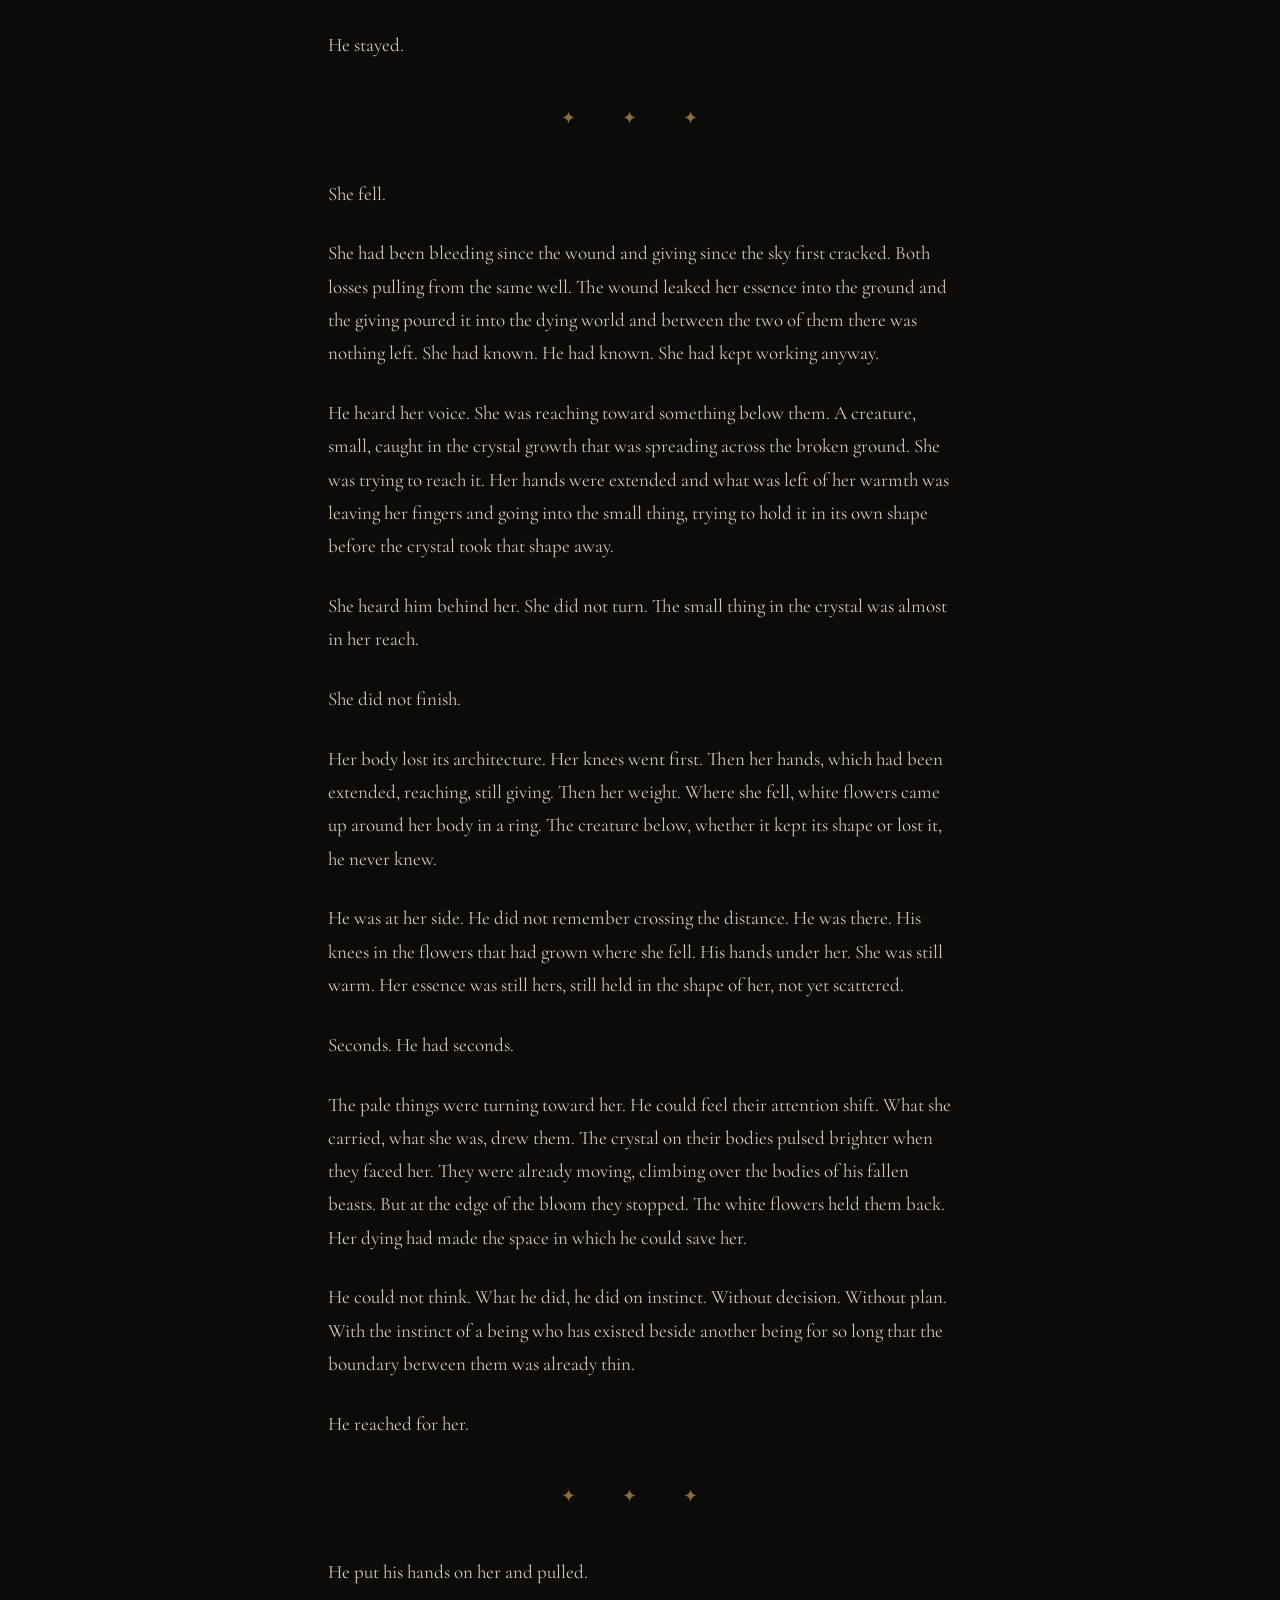
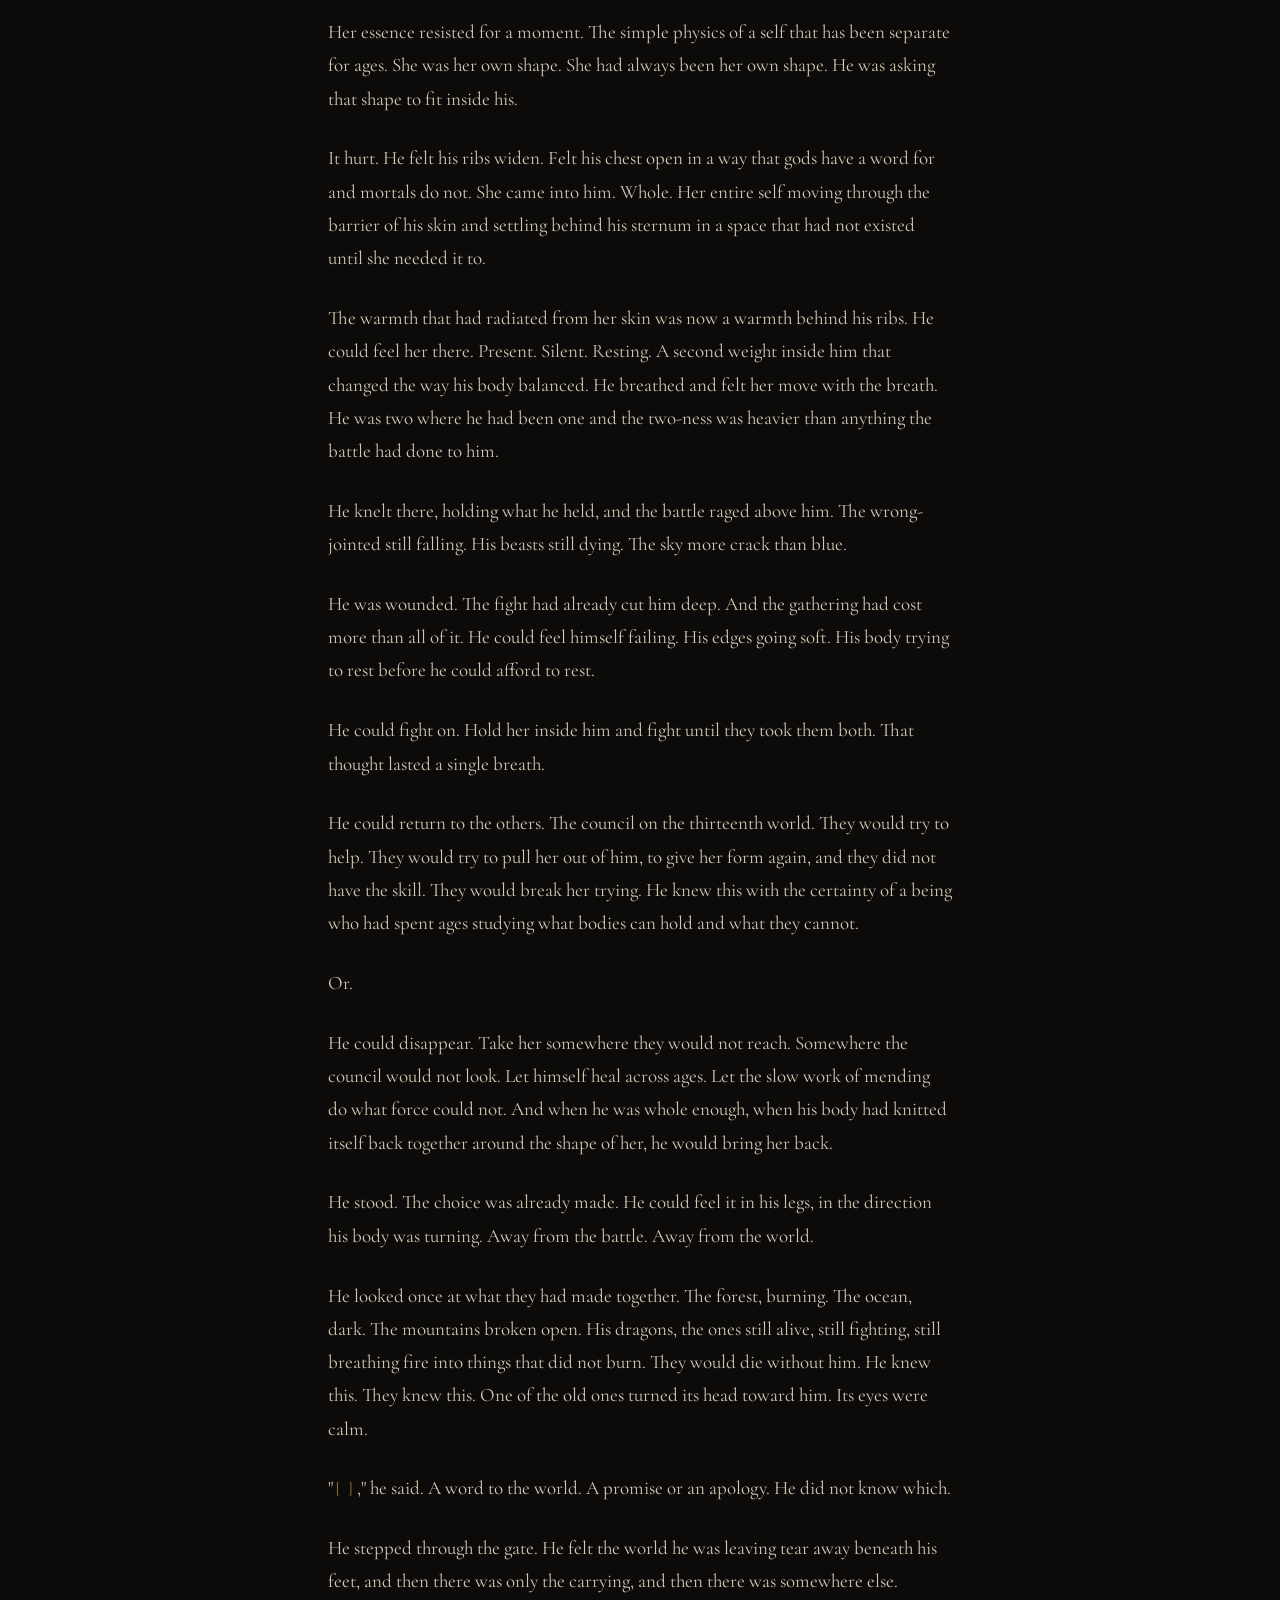
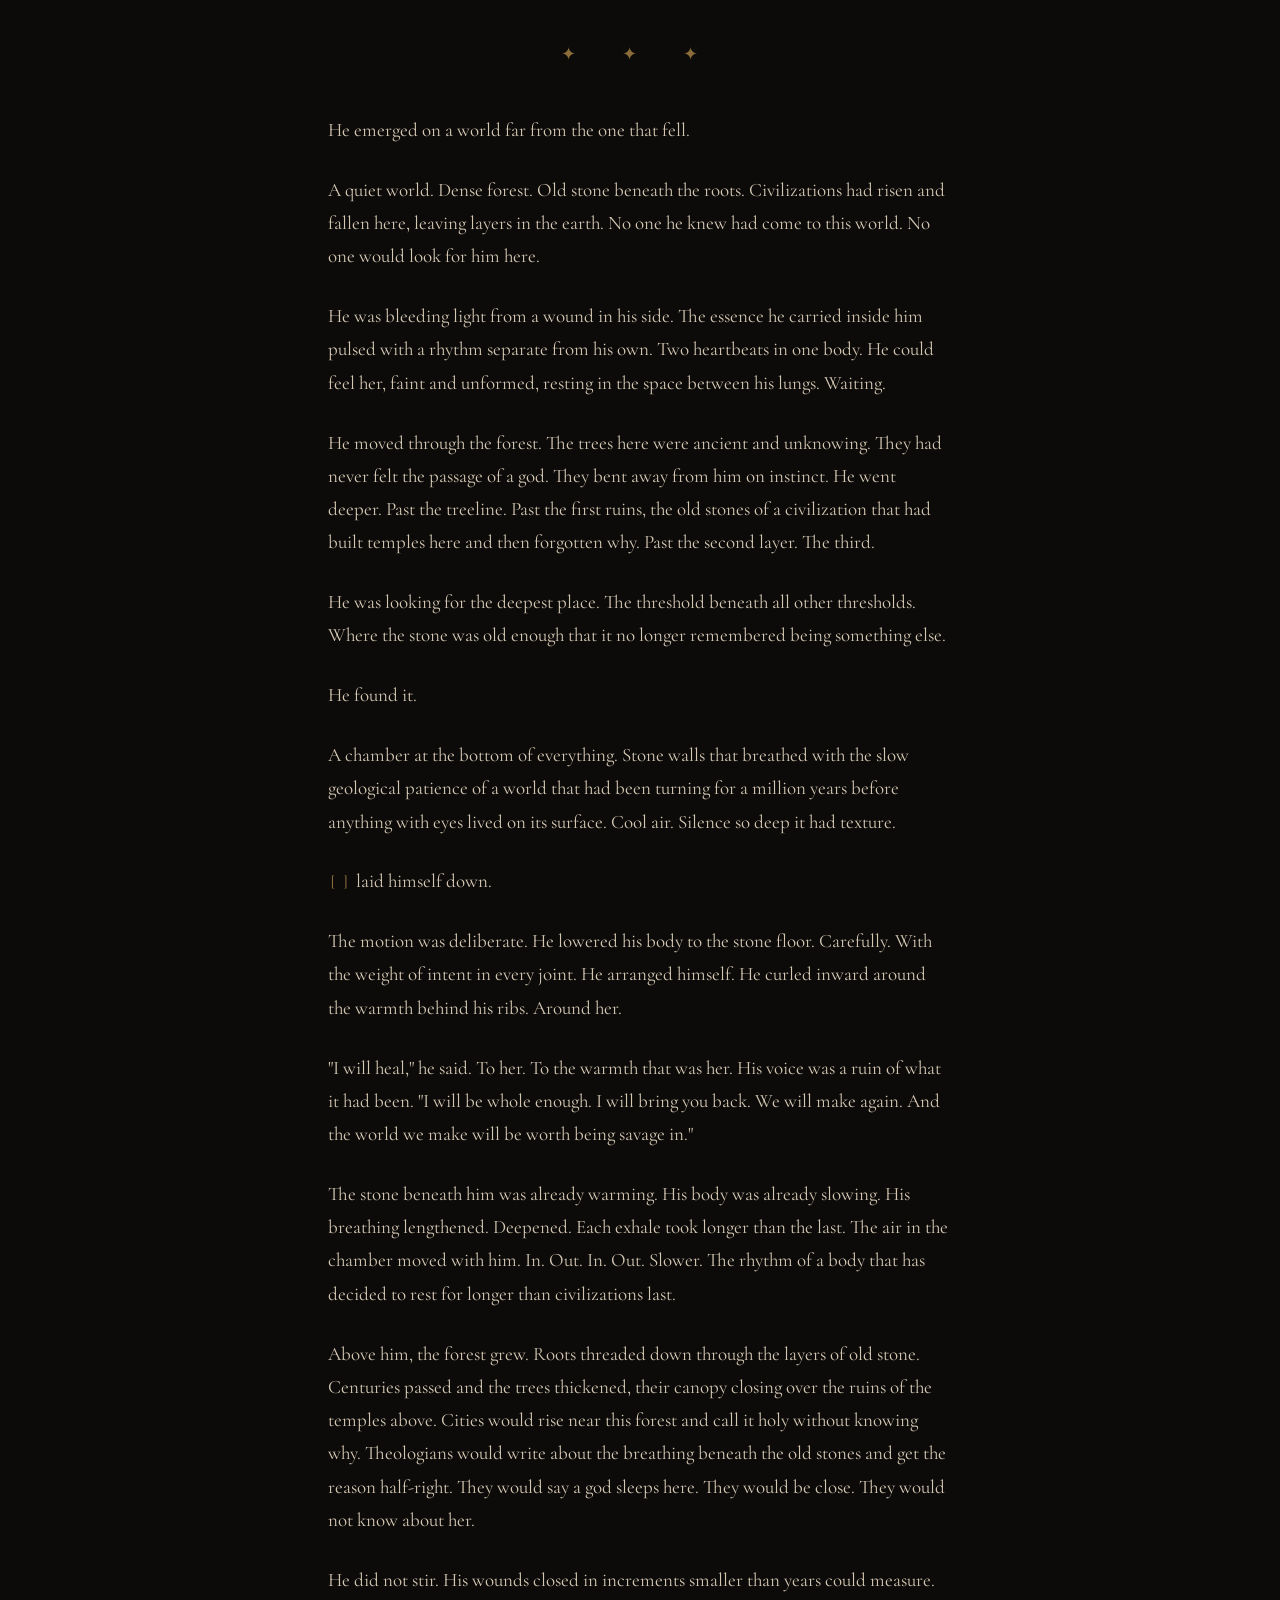
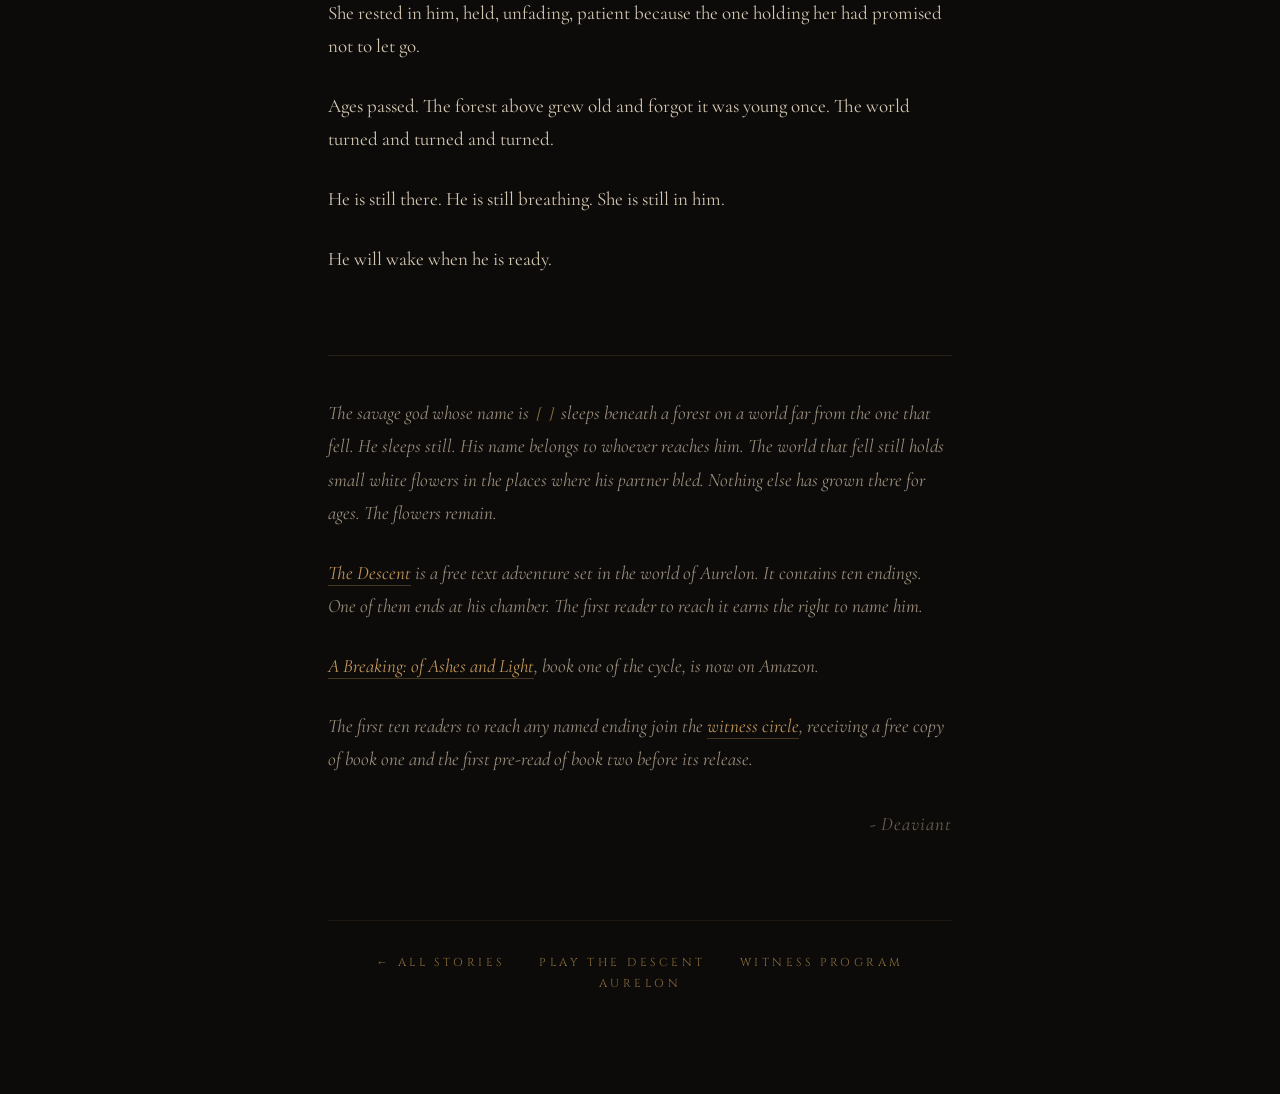
<file: stories/the-last-fight/index.html>
<!DOCTYPE html>
<html lang="en">
<head>
<meta charset="UTF-8">
<meta name="viewport" content="width=device-width, initial-scale=1.0">
<title>The Last Fight · Aurelon</title>
<meta name="description" content="A free short story set in the world of Aurelon. The savage god, the partner who shaped the small things, the world that fell, and the long sleep that followed.">
<meta name="theme-color" content="#0d0b09">

<!-- Open Graph / social card -->
<meta property="og:type" content="article">
<meta property="og:title" content="The Last Fight · Aurelon">
<meta property="og:description" content="A free short story. The savage god, the partner who shaped the small things, the world that fell.">
<meta property="og:site_name" content="Aurelon Universe">
<meta property="og:url" content="https://aurelonuniverse.com/stories/the-last-fight">
<meta name="twitter:card" content="summary">
<meta name="twitter:title" content="The Last Fight · Aurelon">
<meta name="twitter:description" content="A free short story. The savage god, the partner who shaped the small things, the world that fell.">

<link rel="preconnect" href="https://fonts.googleapis.com">
<link href="https://fonts.googleapis.com/css2?family=Cinzel:wght@400;600;700&family=Cormorant+Garamond:ital,wght@0,400;0,500;0,600;1,400&display=swap" rel="stylesheet">

<style>
*, *::before, *::after { margin: 0; padding: 0; box-sizing: border-box; }

:root {
  --gold: #c4985a;
  --gold-light: #d4a847;
  --gold-dim: #8a6d3b;
  --bone: #e8dcc8;
  --parchment: #f5f0e6;
  --dark: #0d0b09;
  --dark-mid: #1a1612;
  --dark-surface: #231f1a;
  --text-primary: #d4c8b4;
  --text-secondary: #9a8e7e;
  --text-faint: #6a604f;
}

html { background: var(--dark); }
body {
  background: var(--dark);
  color: var(--text-primary);
  font-family: 'Cormorant Garamond', Georgia, serif;
  font-size: 19px;
  line-height: 1.75;
  min-height: 100vh;
  padding: 0;
  -webkit-font-smoothing: antialiased;
  -moz-osx-font-smoothing: grayscale;
}

/* Faint vertical gradient to suggest depth without distraction */
body::before {
  content: '';
  position: fixed;
  top: 0; left: 0; right: 0; bottom: 0;
  background:
    radial-gradient(ellipse at top, rgba(196,152,90,0.04) 0%, transparent 60%),
    radial-gradient(ellipse at bottom, rgba(107,32,32,0.03) 0%, transparent 60%);
  pointer-events: none;
  z-index: 0;
}

.container {
  position: relative;
  z-index: 1;
  max-width: 680px;
  margin: 0 auto;
  padding: 60px 28px 100px;
}

/* ─── HEADER ─── */
header.story-header {
  text-align: center;
  margin-bottom: 64px;
  padding-bottom: 40px;
  border-bottom: 1px solid rgba(196,152,90,0.15);
}

.eyebrow {
  font-family: 'Cinzel', serif;
  font-size: 0.72rem;
  letter-spacing: 0.45em;
  color: var(--gold-dim);
  text-transform: uppercase;
  margin-bottom: 24px;
}
.eyebrow a {
  color: var(--gold-dim);
  text-decoration: none;
  transition: color 0.2s;
}
.eyebrow a:hover { color: var(--gold); }

h1.story-title {
  font-family: 'Cinzel', serif;
  font-weight: 600;
  font-size: 2.4rem;
  letter-spacing: 0.08em;
  color: var(--bone);
  margin-bottom: 20px;
  line-height: 1.2;
}

.meta {
  font-family: 'Cinzel', serif;
  font-size: 0.7rem;
  letter-spacing: 0.3em;
  color: var(--text-faint);
  text-transform: uppercase;
}
.meta span + span::before {
  content: '·';
  margin: 0 0.8em;
  color: var(--gold-dim);
}

/* ─── STORY BODY ─── */
.story-body p {
  margin-bottom: 1.4em;
  color: var(--text-primary);
}

.story-body p:first-of-type::first-letter {
  font-family: 'Cinzel', serif;
  font-size: 3.6em;
  float: left;
  line-height: 0.85;
  padding: 0.1em 0.12em 0 0;
  color: var(--gold);
  font-weight: 600;
}

.story-body em {
  font-style: italic;
  color: var(--bone);
}

/* Section breaks */
.section-break {
  display: block;
  border: none;
  margin: 2.4em auto;
  text-align: center;
  height: auto;
  color: var(--gold-dim);
  letter-spacing: 1.2em;
  font-size: 1.1rem;
}
.section-break::after {
  content: '✦ ✦ ✦';
}

/* The [ ] name placeholder — subtle treatment */
.unnamed {
  font-family: 'Cinzel', serif;
  font-size: 0.85em;
  color: var(--gold-dim);
  letter-spacing: 0.1em;
  padding: 0 0.15em;
}

/* ─── CLOSING NOTE ─── */
.closing-note {
  margin-top: 80px;
  padding-top: 40px;
  border-top: 1px solid rgba(196,152,90,0.15);
  font-style: italic;
  color: var(--text-secondary);
}
.closing-note p {
  margin-bottom: 1.4em;
}
.closing-note a {
  color: var(--gold);
  text-decoration: none;
  border-bottom: 1px solid rgba(196,152,90,0.3);
  padding-bottom: 1px;
  transition: color 0.2s, border-color 0.2s;
}
.closing-note a:hover {
  color: var(--gold-light);
  border-color: var(--gold-light);
}
.signature {
  text-align: right;
  margin-top: 32px;
  font-style: italic;
  color: var(--text-faint);
  letter-spacing: 0.05em;
}

/* ─── FOOTER ─── */
footer.story-footer {
  text-align: center;
  margin-top: 80px;
  padding-top: 32px;
  border-top: 1px solid rgba(196,152,90,0.1);
  font-family: 'Cinzel', serif;
  font-size: 0.72rem;
  letter-spacing: 0.3em;
  text-transform: uppercase;
}
footer.story-footer a {
  color: var(--gold-dim);
  text-decoration: none;
  margin: 0 14px;
  transition: color 0.2s;
}
footer.story-footer a:hover {
  color: var(--gold);
}

/* ─── MOBILE ─── */
@media (max-width: 600px) {
  body { font-size: 17px; }
  .container { padding: 40px 20px 60px; }
  h1.story-title { font-size: 1.8rem; letter-spacing: 0.06em; }
  .story-body p:first-of-type::first-letter { font-size: 3em; }
  footer.story-footer { font-size: 0.65rem; letter-spacing: 0.2em; }
  footer.story-footer a { display: block; margin: 8px 0; }
}
</style>

<!-- Cloudflare Web Analytics --><script defer src='https://static.cloudflareinsights.com/beacon.min.js' data-cf-beacon='{"token": "c6b10b9c22674a1fa83ea88372c5a3a4"}'></script><!-- End Cloudflare Web Analytics -->
</head>
<body>

<div class="container">

  <header class="story-header">
    <div class="eyebrow"><a href="/stories">Aurelon · Stories</a></div>
    <h1 class="story-title">The Last Fight</h1>
    <div class="meta">
      <span>A short story</span>
      <span>~15 min read</span>
    </div>
  </header>

  <article class="story-body">

    <p>The dragon was hunting below them.</p>

    <p>She watched it from the cliff's edge, her feet bare against the warm stone, and he stood behind her with his arms folded across his chest. The beast moved through the canopy without sound. Three hundred feet of scaled muscle threading between trees that had been old when the first mortal cities rose and fell. It had been stalking the herd for two days. He knew because he had watched it begin. He had watched it circle, patient, choosing. The strike would come soon.</p>

    <p>"There," she said.</p>

    <p>He looked where she was looking. Below the dragon. A clutch of brushquail, small and dull-feathered, pressed flat against the forest floor in the shadow of a root system. The dragon's passage overhead had pinned them there. Frozen. Heartbeats visible in their throats.</p>

    <p>"They will survive this," she said. "I made them small enough."</p>

    <p>He grunted. She had. He had thought of the dragon, of the silence of its approach, of the decades he had spent shaping that lineage toward that silence in flight. She had been working on the brushquail for longer. Their feathers, the dull mottled brown of fallen leaves. Their freeze-instinct. The flat body-shape that tucked into root-shadow. She had been paring them down for centuries, refining the smallest shape that could survive what he made above. The dragon and the brushquail were both their work. His pressure, her architecture of survival beneath it.</p>

    <p>The dragon struck. The canopy split open in a line of green and gold. Something large screamed once below the treeline and then went silent. The brushquail scattered into the underbrush, alive, fast, hearts still hammering.</p>

    <p>She turned to him. Her eyes held the same expression they always held after one of his beasts fed and the small things she had shaped ran free beneath it.</p>

    <p>"Look what we did," she said. Quiet. To him. To the brushquail running free below.</p>

    <p>He did not answer. He was looking past her. Past the forest. Past the ocean that ran silver at the continent's edge where his leviathans moved in the deep.</p>

    <p>She watched him look. The set of his jaw when he was reading the world for threats. She had seen that face a thousand times across a thousand ages and it still made her chest ache. The seriousness of him. The weight he carried without being asked. She wanted to put her hand on his face and say something small and useless and true. She did not. There would be time.</p>

    <p>Something had changed.</p>

    <p>The air had not moved, but the quality of stillness had shifted. A pressure from nowhere. The birds below the cliff had stopped calling. All of them. At once.</p>

    <p>She felt it too. Her hand reached for him without looking. Her fingers found his forearm. She did not grip. She rested them there.</p>

    <p>He covered her hand with his. One breath. The forest below them still held everything they had spent ages building. He could feel the weight of it between their fingers. All of it, all at once, about to be asked for.</p>

    <p>The dragon in the canopy below lifted its head. Its wings came up. It left the kill uneaten.</p>

    <hr class="section-break">

    <p>He called them.</p>

    <p>The summons went out through the marrow of the world and the world answered. Dragons rose from roosts across the continent, bursting through canopy, through cliff-face, through cloud banks that parted around their passage. The leviathans surfaced in the deep waters. Their forms broke the ocean's skin in lines of black and grey and pale green, tentacles spreading wide, drawing themselves up from the depths they had rested in for decades. The forest shook at its roots. The oldest trees, the ones whose root systems networked half a continent, began to shift their weight.</p>

    <p>He stood at the center of it. His beasts converging on him from every direction. He held the world in his fist.</p>

    <p>The sky cracked.</p>

    <p>A seam opened in the blue above the continent. Dark light bled through it, the colour of the false star, beautiful and wrong. Tendrils reached down from the crack. They fell like rain made of something heavier than water, dark threads unspooling toward the canopy, toward the ocean, toward the mountains. Where they touched the ground the earth went black and still. Where they touched the trees the bark hardened to obsidian. They kept falling. More cracks opened. The sky was splitting along fault lines nobody had known were there.</p>

    <p>The dragons felt it first. Three of the largest turned mid-flight and climbed hard toward the cracks. Their fire met the tendrils and the tendrils took the fire. Did not burn. Did not break. The dark light bled around the flame and kept falling.</p>

    <p>Then the tendrils began to thicken. To assemble. The dark light coalescing into shapes as it fell. Pulling crystal out of the air, out of nothing, sheathing itself in bodies that were not bodies until they touched the ground. By the time the first of them landed, they were solid. Crystal-skinned. Pale. Long in the body and wrong in every joint. They moved with the stuttering gait of things that did not yet understand what they were wearing.</p>

    <p>They were learning fast.</p>

    <p>He hit the first wave at a dead run. His fist struck one of the pale things and it broke apart in a spray of chitin and dark crystal and the pieces dissolved before they touched the earth. He struck another. Another. The ground buckled under him and cracked outward for a mile in every direction and the crack swallowed dozens of them, crystal bodies tumbling into the fissure.</p>

    <p>More fell from the sky. Larger ones now, wrong at every joint, their limbs too long, their bodies articulated at angles that made his beasts flinch. They moved through the falling dark light and where they landed they spread. The crystal growths radiating outward from their feet, eating the soil, eating the stone. His dragons hit them from above. Fire on crystal. Some shattered. Most did not. A dragon, one of his largest, caught one of the crystal-skinned in its jaws and the creature's limbs folded around the dragon's neck at impossible angles and the dragon screamed once and fell. Then another. Then five more. The sky was filling with falling bodies and falling dragons and the sound of both was the sound of a world being unmade piece by piece.</p>

    <p>She was beside him. She had not retreated. She moved through the battle with both hands open. A young dragon was falling, crystal latched to its wing-joint, eyes going dim. She was at its side before it hit the ground. Her hand on its ribs. Fire came back into its throat. Faint, then strong. Its eyes cleared. She was giving it the last of itself.</p>

    <p>The wrong-jointed creature came from behind her. One of the larger ones, longer in the limb, its body articulated at angles that should not have let it move that fast. Its arm found her ribs. A single point of crystal driven through.</p>

    <p>She did not turn. She did not pull away from the dragon beneath her hands. She finished the work. The fire in the dragon's throat burned full and bright and the dragon's eyes opened completely. The clarity she had given it now total. It saw. Not the sky. Not the falling cracks. It saw the wrong-jointed thing behind her with its limb still in her side. The dragon's last fire poured from its open mouth into the creature that had wounded her. Crystal blackened and curled and folded inward. The wrong-jointed thing collapsed into a dark shape and was gone.</p>

    <p>The dragon's fire ended. Its eyes closed. It died with its mouth open and its teeth bared and its last act something it had chosen.</p>

    <p>She stood. Slowly. She was bleeding. Her side dark where the crystal had pierced. Where the drops of her essence hit the broken ground, small white flowers came up. Immediately. Growing from nothing, out of the dead soil, white petals opening in the space of a breath. Where the flowers grew, the crystal growths nearby pulled back. Not destroyed. Unable to advance through the bloom.</p>

    <p>He saw it. All of it. The dragon's choice. The flowers in the ground. The blood on her side still falling.</p>

    <p>He did not think. He moved through the wrong-jointed around her and they came apart. Unmade. The ground beneath him split and swallowed them. The air around her cleared. Sound dropped out near him. The world going silent in a sphere around his body because nothing could vibrate fast enough to keep up with what he was doing. He was erasing whatever was near her. Every crystal body within his reach became dust and the dust became nothing and he kept going until the space around her was empty for a hundred yards in every direction.</p>

    <p>She did not look at him. She was already moving. A fox-shaped beast in the underbrush, one of hers, one she had been shaping since the early ages of this world. She found it pinned and panicking beneath a fallen trunk. She put her hands on its flank and its legs stopped shaking and it ran. Her blood dripped onto the trunk and a white blossom opened where it fell.</p>

    <p>He understood what he was doing now. He was buying her time. She had chosen to spend what was left of her on the dying world, and he could not stop that. He could only hold the wrong-jointed off her while her giving lasted.</p>

    <p>He kept moving. They were landing in the ocean now. The leviathans fought them in the deep water, tentacles crushing crystal bodies, but more came, always more, falling from a sky that was more crack than blue. One of the old ones, one he had made when this world was young, surfaced with three of the creatures latched to its head, their limbs driven through its skull, and the leviathan thrashed once and went still. The crystal spread across its skin in a wave. Gone. He felt it go. He had built that one's patience over centuries. The slow intelligence of something that could lie on the seabed for a year without moving, listening to the currents, choosing when to rise. He had spent more time on that one than on any of the dragons. The patience was gone now. The work of ages, gone in a breath.</p>

    <p>He turned to the next wave and shattered a dozen of them. Twenty more filled the space. They were everywhere now, their bodies catching the dark light and throwing it back in pale flickers. The tendrils were thickening. The false star's light poured through the wounds in the sky and the creatures descended on it, endless, wrong, physical, climbing over each other to reach the ground.</p>

    <p>He looked at her.</p>

    <p>She was kneeling beside a shattered tree. A vine had grown up its side, and from the vine a single flower, white, open, trembling. She had her hands on the bark. The vine was growing under her touch, thickening, putting out new roots into the broken wood. She was making it hold. Her hands were paler than they had been. The wound in her side was still bleeding, still flowering wherever it fell. A trail of white blossoms marked the path she had walked through the battle. She did not stop.</p>

    <p>He understood. She was not going to leave. She was going to keep making until there was nothing left to make from.</p>

    <p>The gate was behind him. He could feel it. The fold in the world that would take him elsewhere. Safety. Silence. Survival.</p>

    <p>He stayed.</p>

    <hr class="section-break">

    <p>She fell.</p>

    <p>She had been bleeding since the wound and giving since the sky first cracked. Both losses pulling from the same well. The wound leaked her essence into the ground and the giving poured it into the dying world and between the two of them there was nothing left. She had known. He had known. She had kept working anyway.</p>

    <p>He heard her voice. She was reaching toward something below them. A creature, small, caught in the crystal growth that was spreading across the broken ground. She was trying to reach it. Her hands were extended and what was left of her warmth was leaving her fingers and going into the small thing, trying to hold it in its own shape before the crystal took that shape away.</p>

    <p>She heard him behind her. She did not turn. The small thing in the crystal was almost in her reach.</p>

    <p>She did not finish.</p>

    <p>Her body lost its architecture. Her knees went first. Then her hands, which had been extended, reaching, still giving. Then her weight. Where she fell, white flowers came up around her body in a ring. The creature below, whether it kept its shape or lost it, he never knew.</p>

    <p>He was at her side. He did not remember crossing the distance. He was there. His knees in the flowers that had grown where she fell. His hands under her. She was still warm. Her essence was still hers, still held in the shape of her, not yet scattered.</p>

    <p>Seconds. He had seconds.</p>

    <p>The pale things were turning toward her. He could feel their attention shift. What she carried, what she was, drew them. The crystal on their bodies pulsed brighter when they faced her. They were already moving, climbing over the bodies of his fallen beasts. But at the edge of the bloom they stopped. The white flowers held them back. Her dying had made the space in which he could save her.</p>

    <p>He could not think. What he did, he did on instinct. Without decision. Without plan. With the instinct of a being who has existed beside another being for so long that the boundary between them was already thin.</p>

    <p>He reached for her.</p>

    <hr class="section-break">

    <p>He put his hands on her and pulled.</p>

    <p>Her essence resisted for a moment. The simple physics of a self that has been separate for ages. She was her own shape. She had always been her own shape. He was asking that shape to fit inside his.</p>

    <p>It hurt. He felt his ribs widen. Felt his chest open in a way that gods have a word for and mortals do not. She came into him. Whole. Her entire self moving through the barrier of his skin and settling behind his sternum in a space that had not existed until she needed it to.</p>

    <p>The warmth that had radiated from her skin was now a warmth behind his ribs. He could feel her there. Present. Silent. Resting. A second weight inside him that changed the way his body balanced. He breathed and felt her move with the breath. He was two where he had been one and the two-ness was heavier than anything the battle had done to him.</p>

    <p>He knelt there, holding what he held, and the battle raged above him. The wrong-jointed still falling. His beasts still dying. The sky more crack than blue.</p>

    <p>He was wounded. The fight had already cut him deep. And the gathering had cost more than all of it. He could feel himself failing. His edges going soft. His body trying to rest before he could afford to rest.</p>

    <p>He could fight on. Hold her inside him and fight until they took them both. That thought lasted a single breath.</p>

    <p>He could return to the others. The council on the thirteenth world. They would try to help. They would try to pull her out of him, to give her form again, and they did not have the skill. They would break her trying. He knew this with the certainty of a being who had spent ages studying what bodies can hold and what they cannot.</p>

    <p>Or.</p>

    <p>He could disappear. Take her somewhere they would not reach. Somewhere the council would not look. Let himself heal across ages. Let the slow work of mending do what force could not. And when he was whole enough, when his body had knitted itself back together around the shape of her, he would bring her back.</p>

    <p>He stood. The choice was already made. He could feel it in his legs, in the direction his body was turning. Away from the battle. Away from the world.</p>

    <p>He looked once at what they had made together. The forest, burning. The ocean, dark. The mountains broken open. His dragons, the ones still alive, still fighting, still breathing fire into things that did not burn. They would die without him. He knew this. They knew this. One of the old ones turned its head toward him. Its eyes were calm.</p>

    <p>"<span class="unnamed">[ ]</span>," he said. A word to the world. A promise or an apology. He did not know which.</p>

    <p>He stepped through the gate. He felt the world he was leaving tear away beneath his feet, and then there was only the carrying, and then there was somewhere else.</p>

    <hr class="section-break">

    <p>He emerged on a world far from the one that fell.</p>

    <p>A quiet world. Dense forest. Old stone beneath the roots. Civilizations had risen and fallen here, leaving layers in the earth. No one he knew had come to this world. No one would look for him here.</p>

    <p>He was bleeding light from a wound in his side. The essence he carried inside him pulsed with a rhythm separate from his own. Two heartbeats in one body. He could feel her, faint and unformed, resting in the space between his lungs. Waiting.</p>

    <p>He moved through the forest. The trees here were ancient and unknowing. They had never felt the passage of a god. They bent away from him on instinct. He went deeper. Past the treeline. Past the first ruins, the old stones of a civilization that had built temples here and then forgotten why. Past the second layer. The third.</p>

    <p>He was looking for the deepest place. The threshold beneath all other thresholds. Where the stone was old enough that it no longer remembered being something else.</p>

    <p>He found it.</p>

    <p>A chamber at the bottom of everything. Stone walls that breathed with the slow geological patience of a world that had been turning for a million years before anything with eyes lived on its surface. Cool air. Silence so deep it had texture.</p>

    <p><span class="unnamed">[ ]</span> laid himself down.</p>

    <p>The motion was deliberate. He lowered his body to the stone floor. Carefully. With the weight of intent in every joint. He arranged himself. He curled inward around the warmth behind his ribs. Around her.</p>

    <p>"I will heal," he said. To her. To the warmth that was her. His voice was a ruin of what it had been. "I will be whole enough. I will bring you back. We will make again. And the world we make will be worth being savage in."</p>

    <p>The stone beneath him was already warming. His body was already slowing. His breathing lengthened. Deepened. Each exhale took longer than the last. The air in the chamber moved with him. In. Out. In. Out. Slower. The rhythm of a body that has decided to rest for longer than civilizations last.</p>

    <p>Above him, the forest grew. Roots threaded down through the layers of old stone. Centuries passed and the trees thickened, their canopy closing over the ruins of the temples above. Cities would rise near this forest and call it holy without knowing why. Theologians would write about the breathing beneath the old stones and get the reason half-right. They would say a god sleeps here. They would be close. They would not know about her.</p>

    <p>He did not stir. His wounds closed in increments smaller than years could measure. She rested in him, held, unfading, patient because the one holding her had promised not to let go.</p>

    <p>Ages passed. The forest above grew old and forgot it was young once. The world turned and turned and turned.</p>

    <p>He is still there. He is still breathing. She is still in him.</p>

    <p>He will wake when he is ready.</p>

  </article>

  <div class="closing-note">
    <p><em>The savage god whose name is <span class="unnamed">[ ]</span> sleeps beneath a forest on a world far from the one that fell. He sleeps still. His name belongs to whoever reaches him. The world that fell still holds small white flowers in the places where his partner bled. Nothing else has grown there for ages. The flowers remain.</em></p>

    <p><em><a href="/the-descent">The Descent</a> is a free text adventure set in the world of Aurelon. It contains ten endings. One of them ends at his chamber. The first reader to reach it earns the right to name him.</em></p>

    <p><em><a href="https://www.amazon.com/dp/B0H24B14KS">A Breaking: of Ashes and Light</a>, book one of the cycle, is now on Amazon.</em></p>

    <p><em>The first ten readers to reach any named ending join the <a href="/witness">witness circle</a>, receiving a free copy of book one and the first pre-read of book two before its release.</em></p>

    <p class="signature">- Deaviant</p>
  </div>

  <footer class="story-footer">
    <a href="/stories">← All stories</a>
    <a href="/the-descent">Play The Descent</a>
    <a href="/witness">Witness program</a>
    <a href="/">Aurelon</a>
  </footer>

</div>

</body>
</html>
</file>
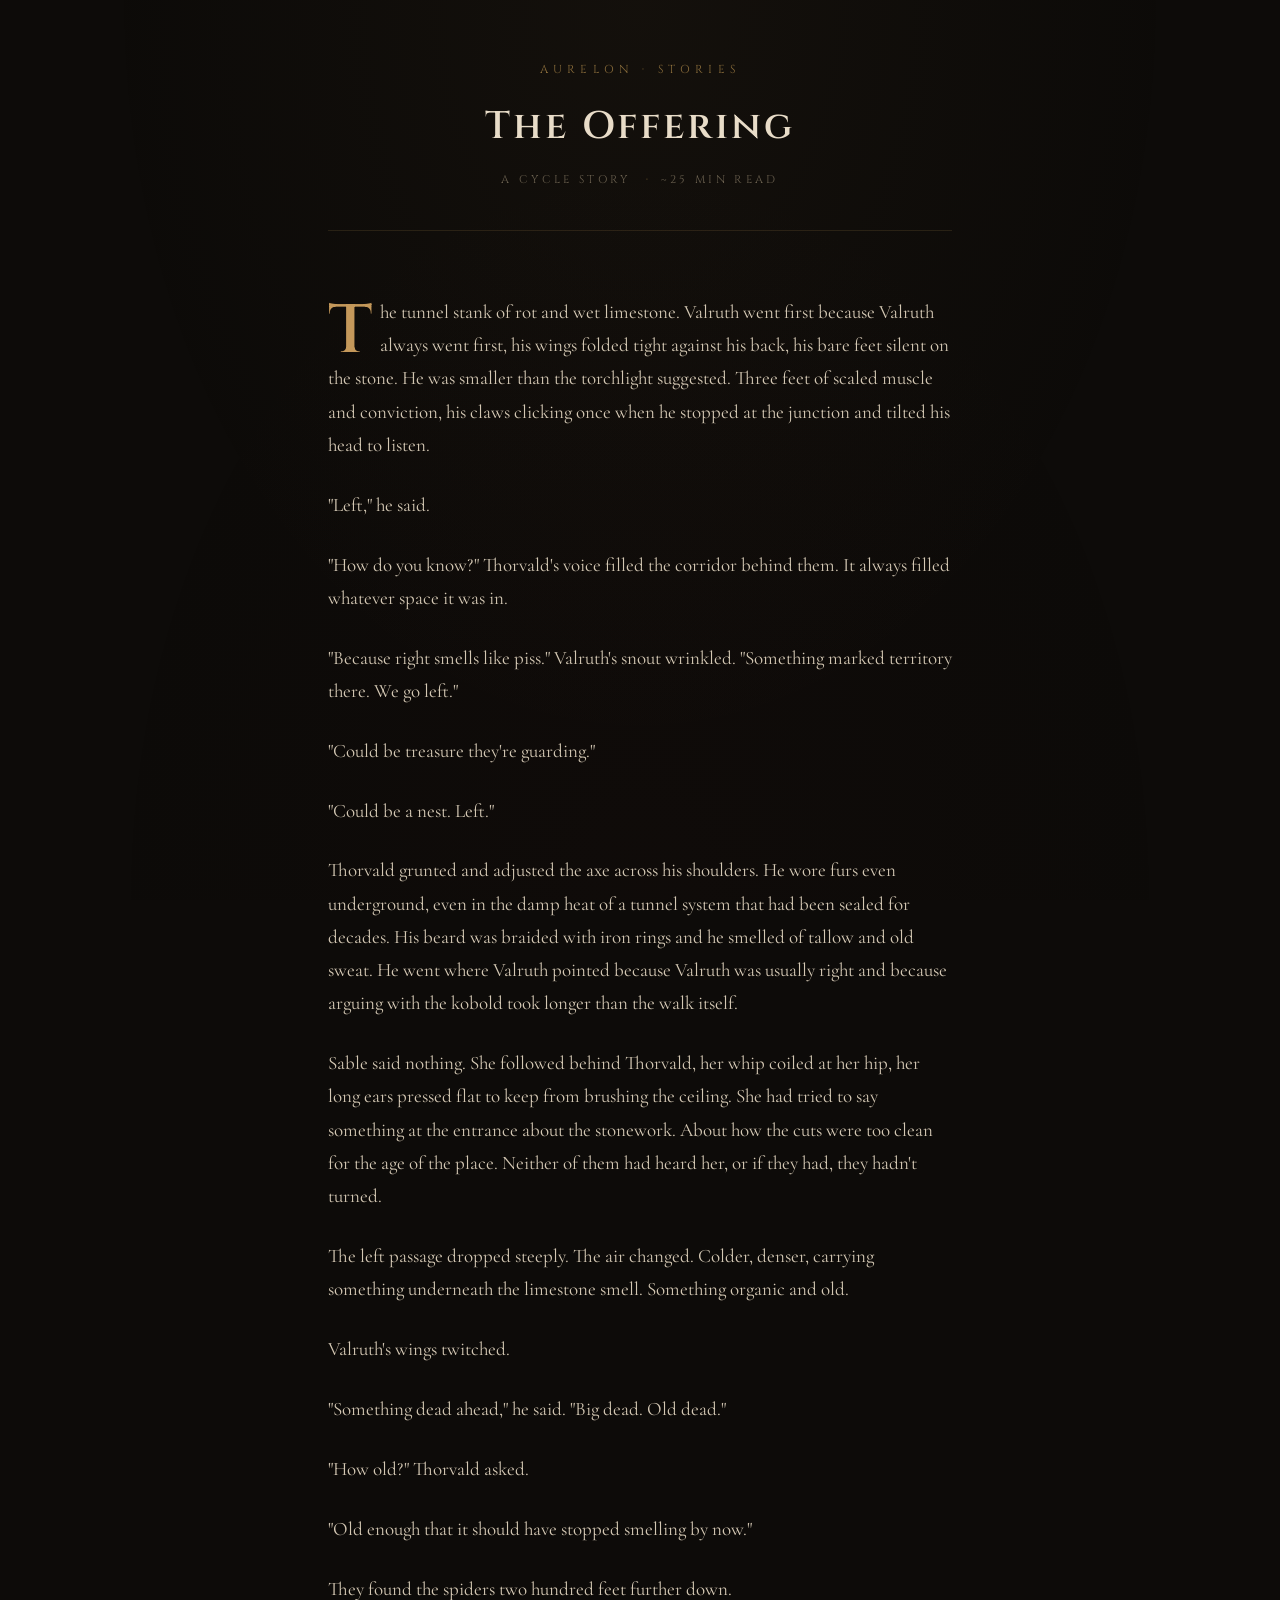
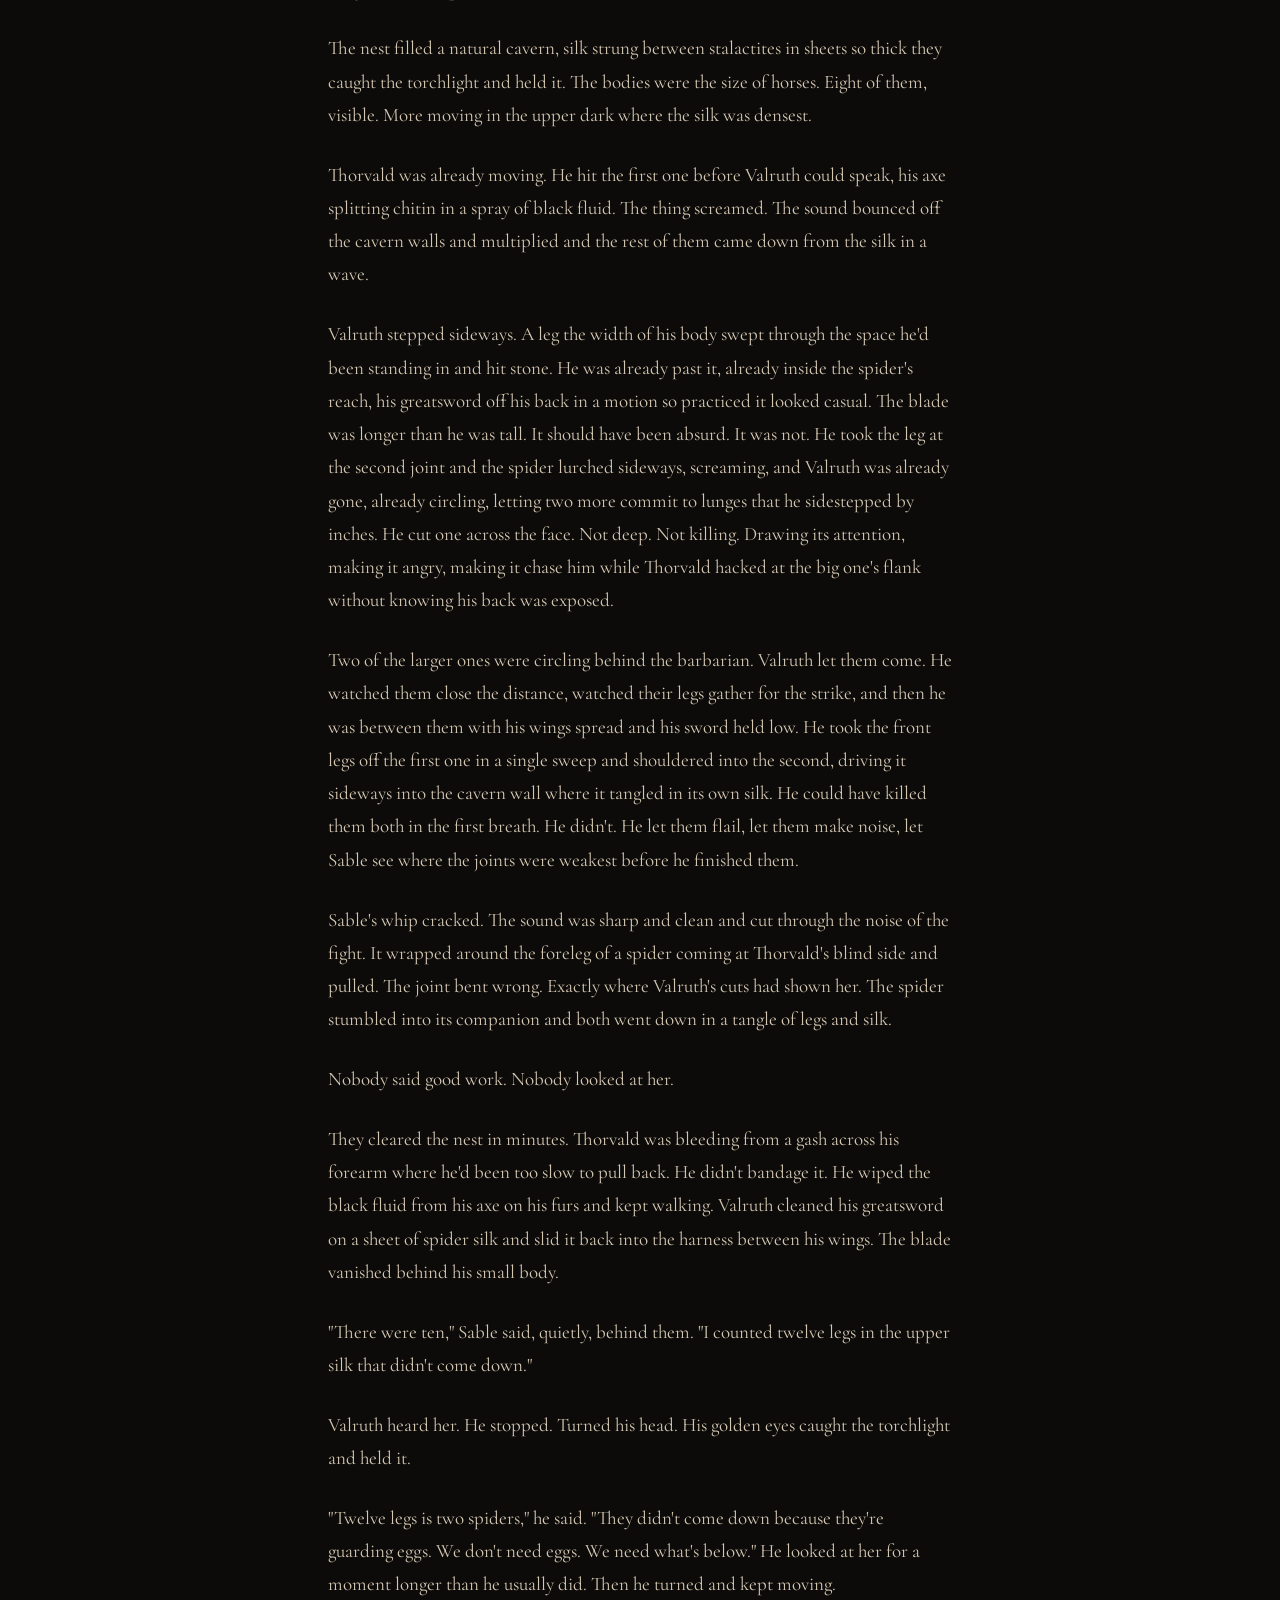
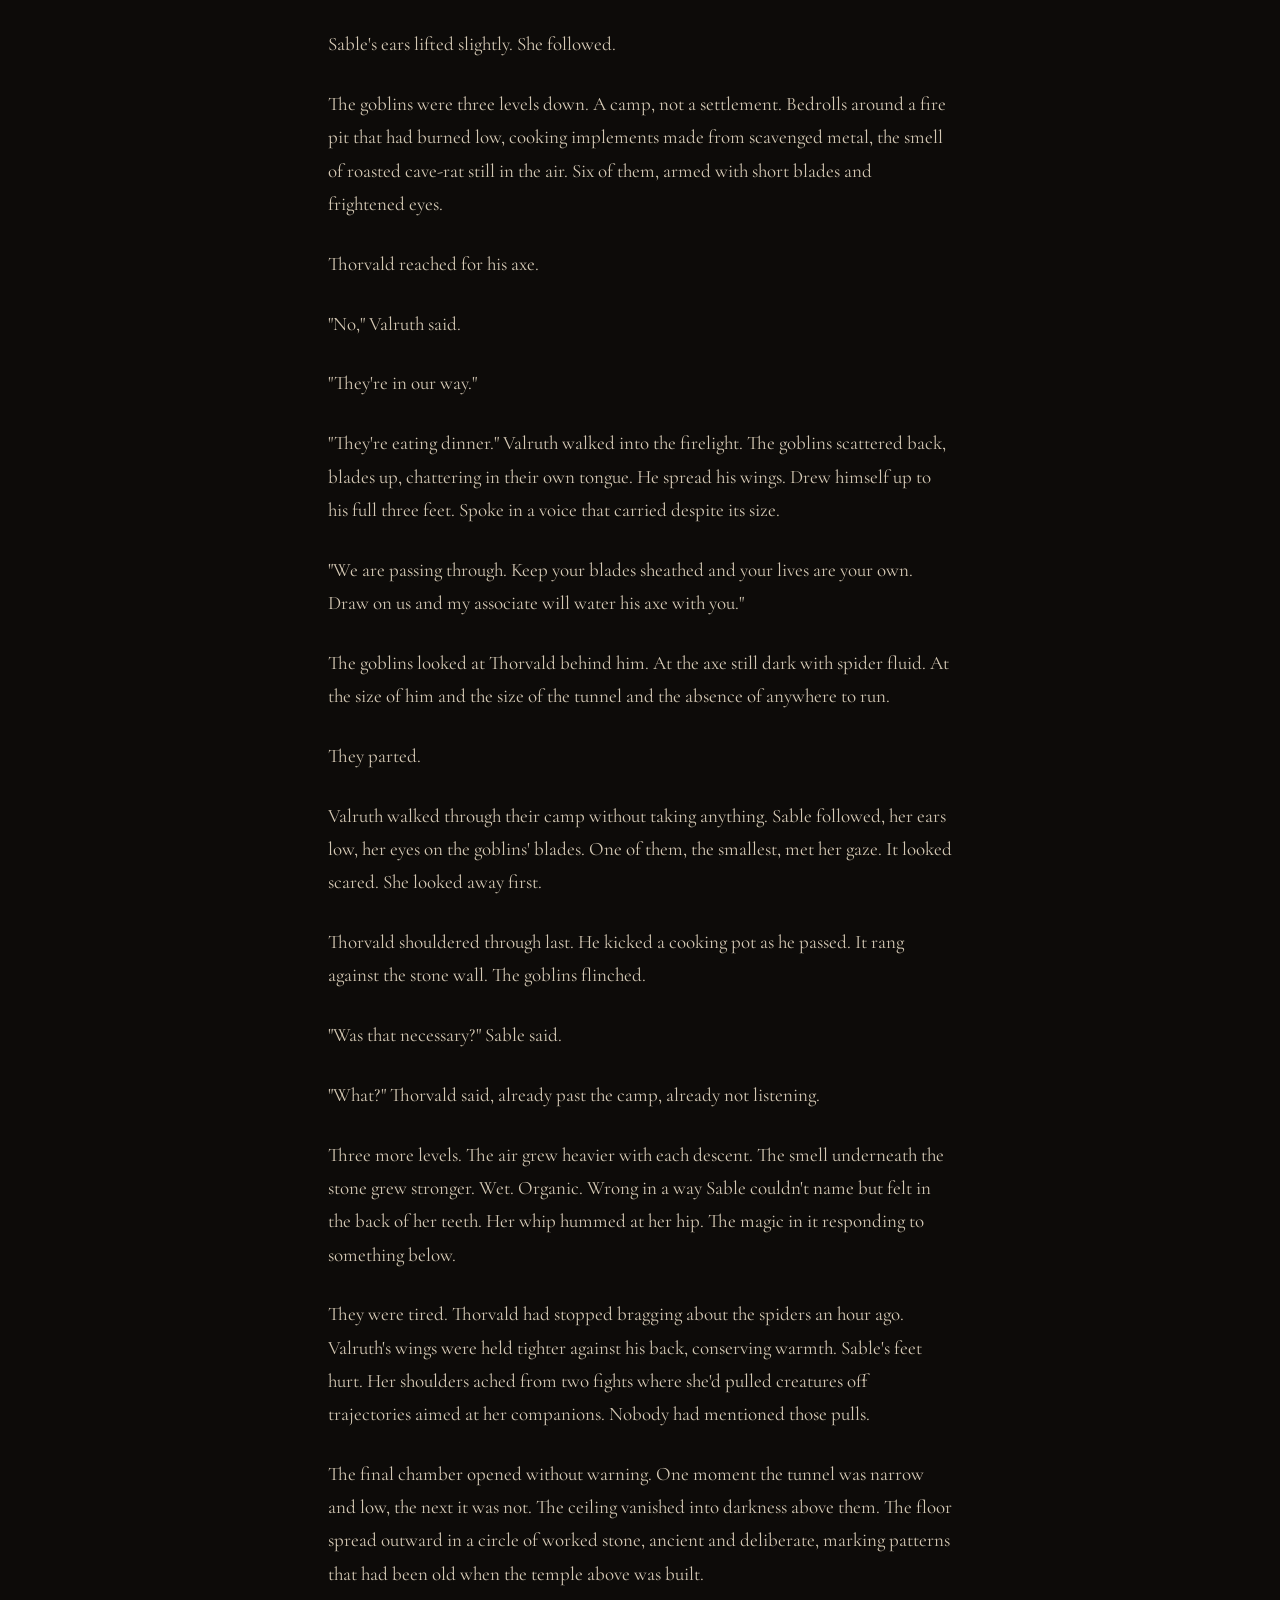
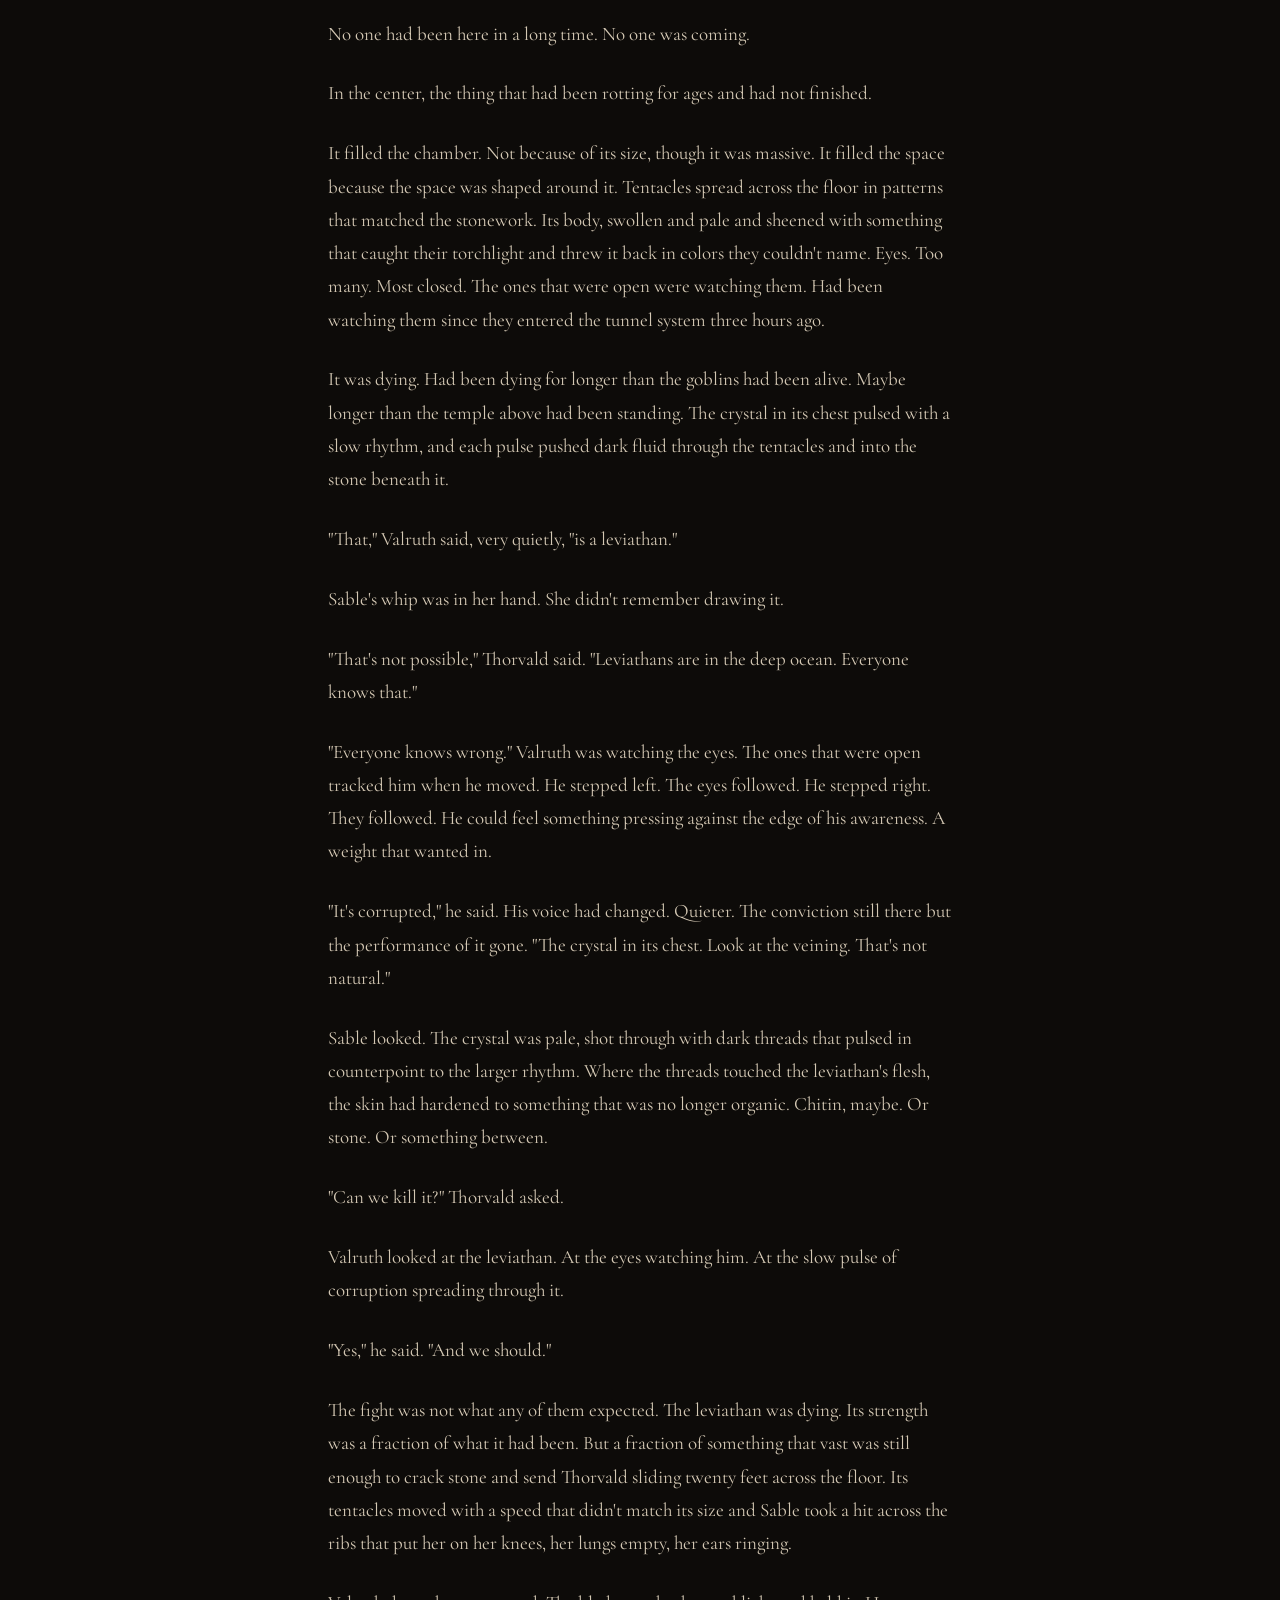
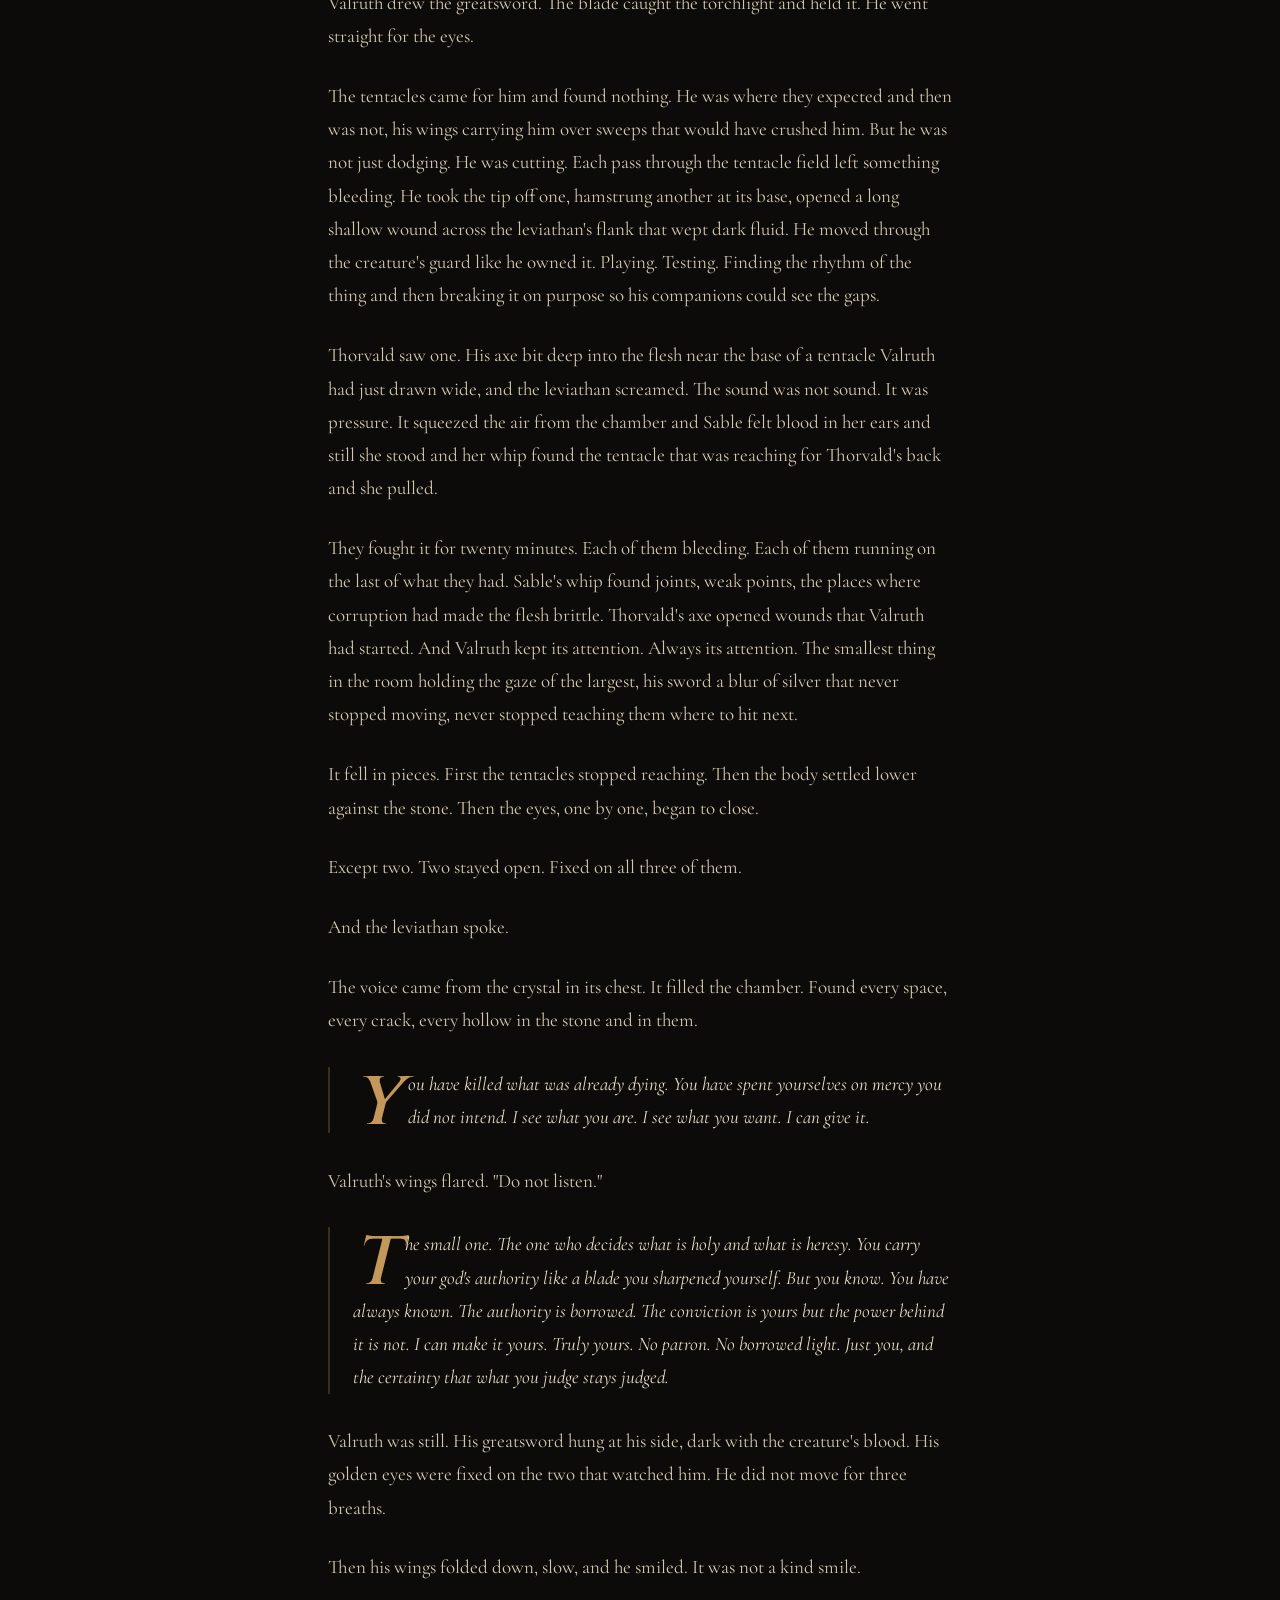
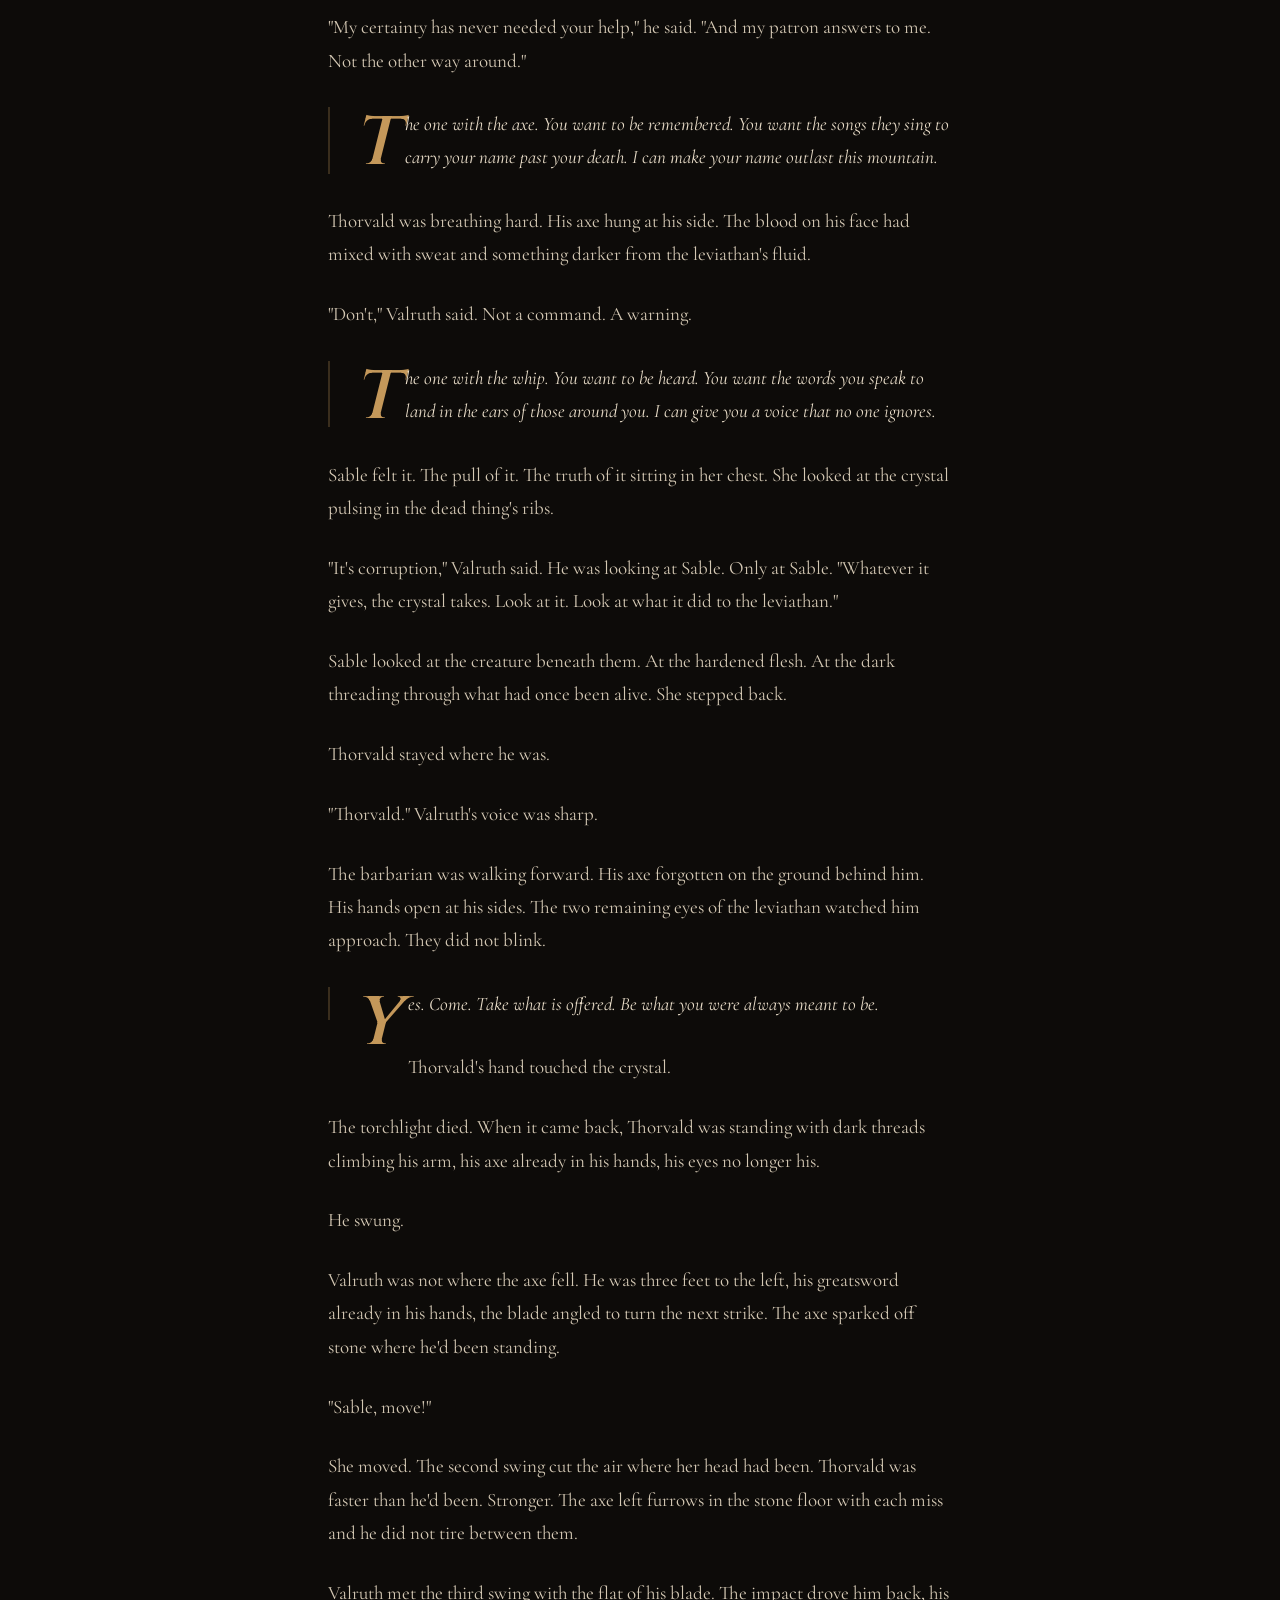
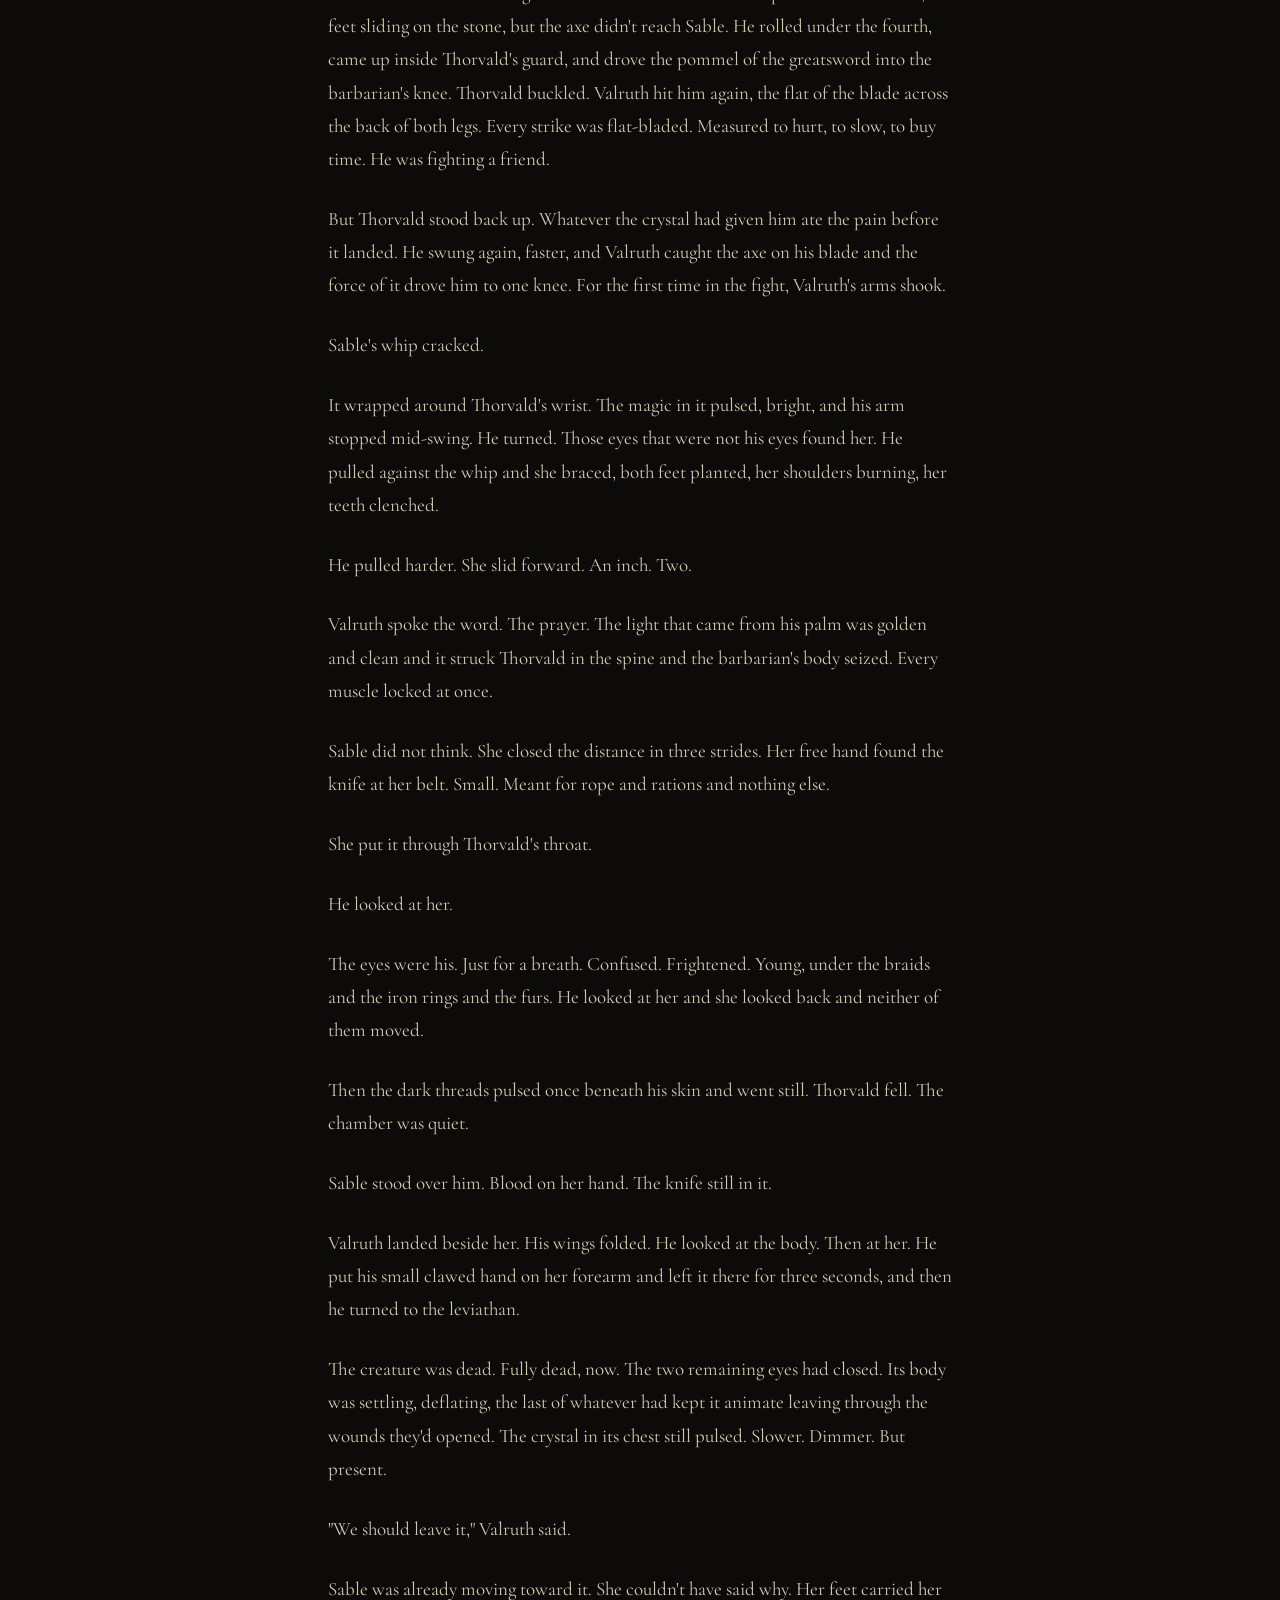
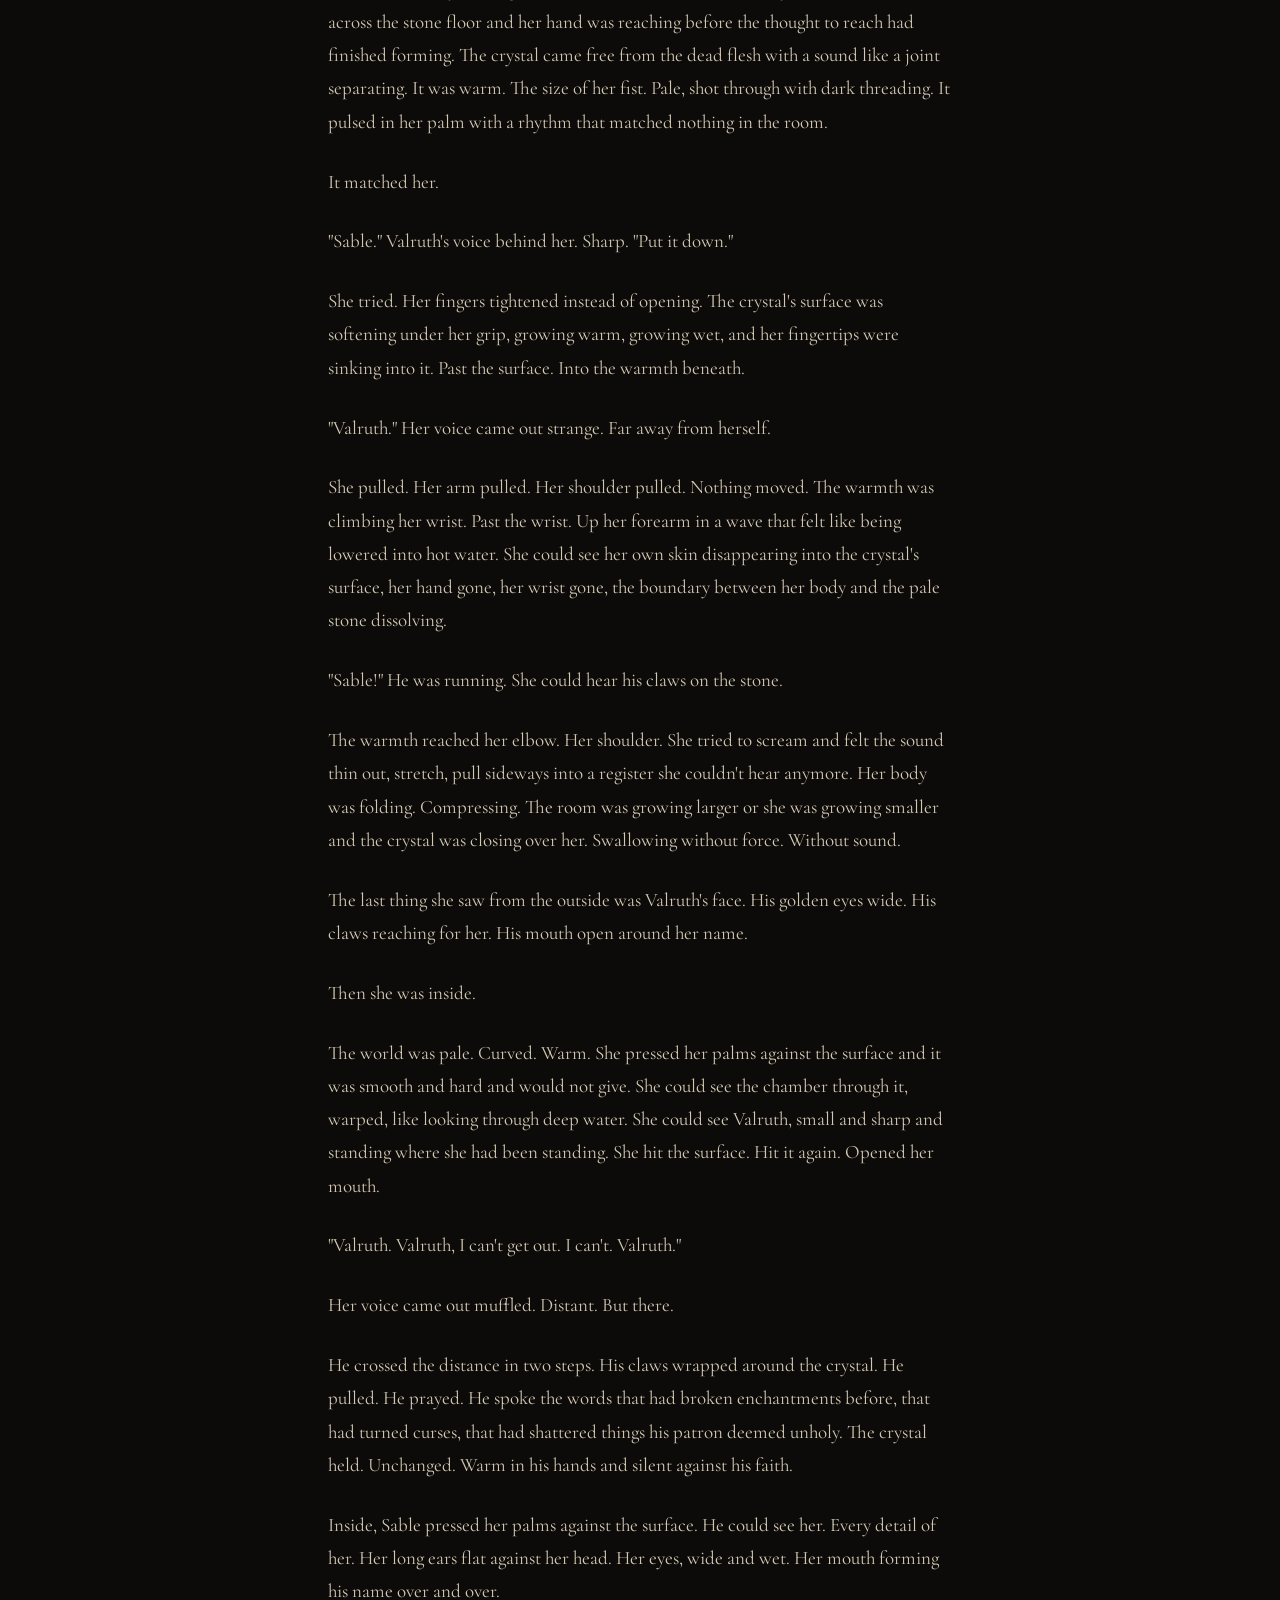
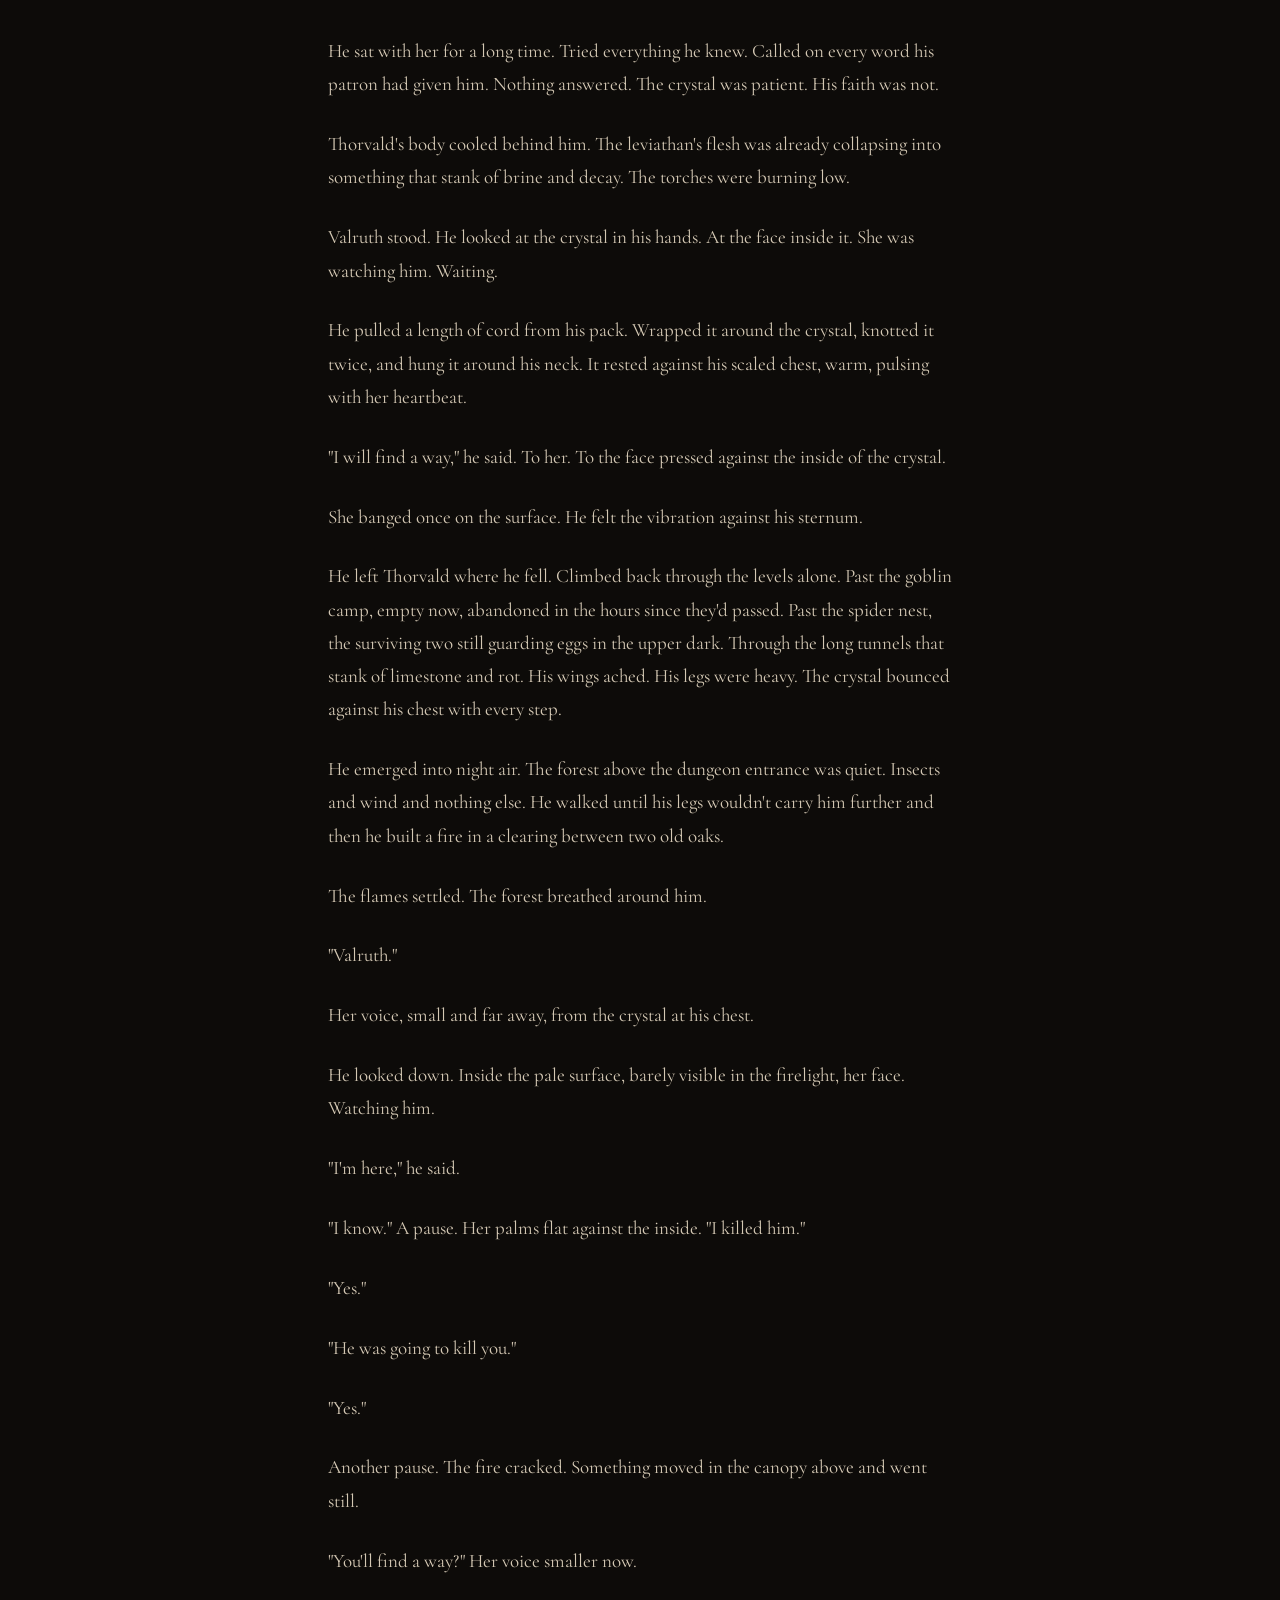
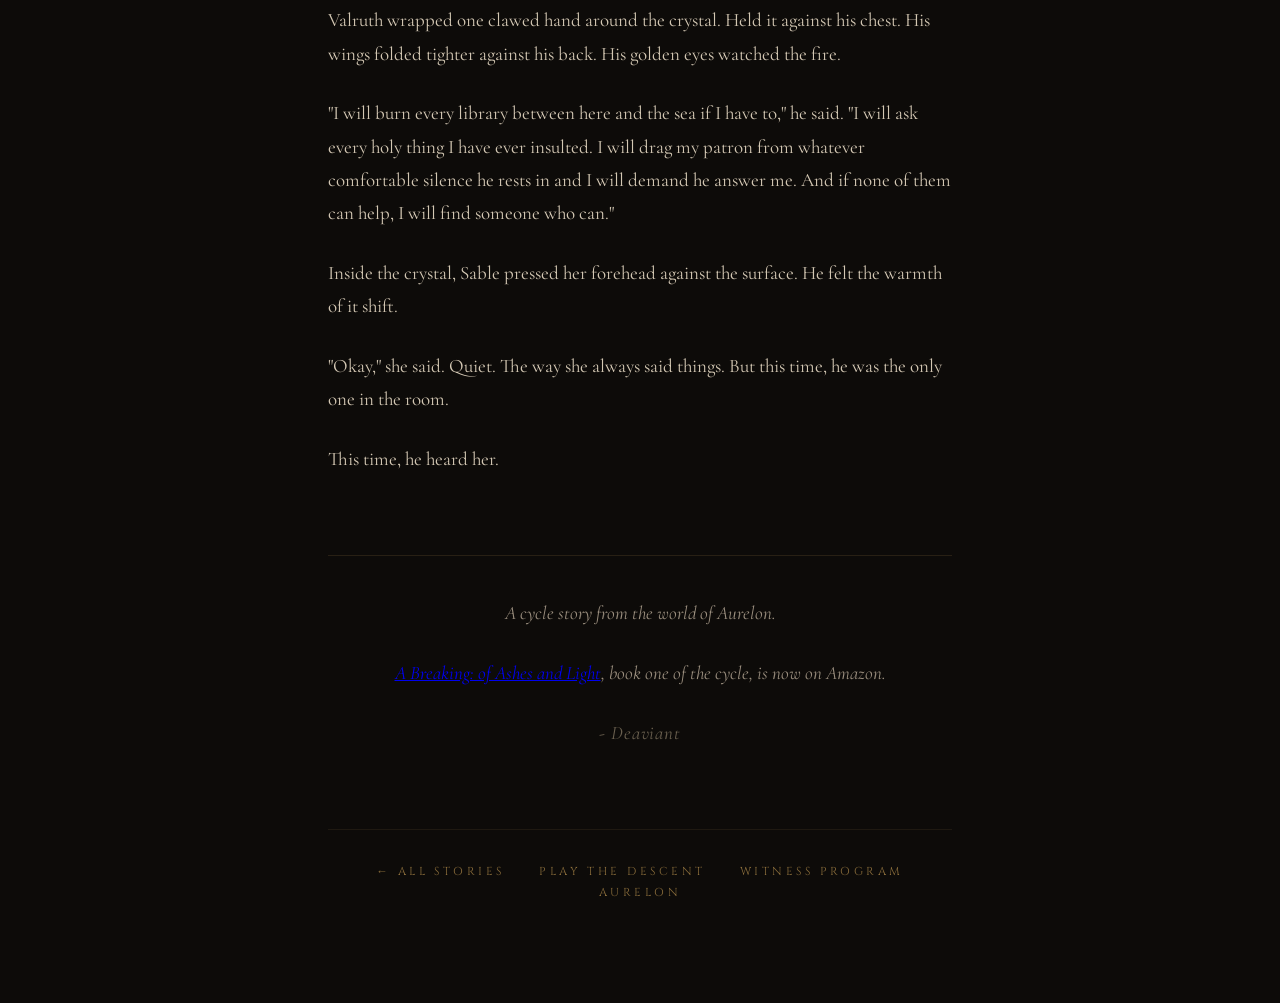
<file: stories/the-offering/index.html>
<!DOCTYPE html>
<html lang="en">
<head>
<meta charset="UTF-8">
<meta name="viewport" content="width=device-width, initial-scale=1.0">
<title>The Offering · Aurelon</title>
<meta name="description" content="A free short story set in the world of Aurelon. Three companions descend into the dark. The dying thing beneath the temple makes them each an offer.">
<meta name="theme-color" content="#0d0b09">

<!-- Open Graph / social card -->
<meta property="og:type" content="article">
<meta property="og:title" content="The Offering · Aurelon">
<meta property="og:description" content="A free short story. Three companions descend into the dark. The dying thing beneath the temple makes them each an offer.">
<meta property="og:site_name" content="Aurelon Universe">
<meta property="og:url" content="https://aurelonuniverse.com/stories/the-offering">
<meta name="twitter:card" content="summary">
<meta name="twitter:title" content="The Offering · Aurelon">
<meta name="twitter:description" content="A free short story. Three companions descend into the dark. The dying thing beneath the temple makes them each an offer.">

<link rel="preconnect" href="https://fonts.googleapis.com">
<link href="https://fonts.googleapis.com/css2?family=Cinzel:wght@400;600;700&family=Cormorant+Garamond:ital,wght@0,400;0,500;0,600;1,400&display=swap" rel="stylesheet">

<style>
*, *::before, *::after { margin: 0; padding: 0; box-sizing: border-box; }

:root {
  --gold: #c4985a;
  --gold-light: #d4a847;
  --gold-dim: #8a6d3b;
  --bone: #e8dcc8;
  --parchment: #f5f0e6;
  --dark: #0d0b09;
  --dark-mid: #1a1612;
  --dark-surface: #231f1a;
  --text-primary: #d4c8b4;
  --text-secondary: #9a8e7e;
  --text-faint: #6a604f;
}

html { background: var(--dark); }
body {
  background: var(--dark);
  color: var(--text-primary);
  font-family: 'Cormorant Garamond', Georgia, serif;
  font-size: 19px;
  line-height: 1.75;
  min-height: 100vh;
  padding: 0;
  -webkit-font-smoothing: antialiased;
  -moz-osx-font-smoothing: grayscale;
}

body::before {
  content: '';
  position: fixed;
  top: 0; left: 0; right: 0; bottom: 0;
  background:
    radial-gradient(ellipse at top, rgba(196,152,90,0.04) 0%, transparent 60%),
    radial-gradient(ellipse at bottom, rgba(107,32,32,0.03) 0%, transparent 60%);
  pointer-events: none;
  z-index: 0;
}

.container {
  position: relative;
  z-index: 1;
  max-width: 680px;
  margin: 0 auto;
  padding: 60px 28px 100px;
}

/* ─── HEADER ─── */
header.story-header {
  text-align: center;
  margin-bottom: 64px;
  padding-bottom: 40px;
  border-bottom: 1px solid rgba(196,152,90,0.15);
}

.eyebrow {
  font-family: 'Cinzel', serif;
  font-size: 0.72rem;
  letter-spacing: 0.45em;
  color: var(--gold-dim);
  text-transform: uppercase;
  margin-bottom: 24px;
}
.eyebrow a {
  color: var(--gold-dim);
  text-decoration: none;
  transition: color 0.2s;
}
.eyebrow a:hover { color: var(--gold); }

h1.story-title {
  font-family: 'Cinzel', serif;
  font-weight: 600;
  font-size: 2.4rem;
  letter-spacing: 0.08em;
  color: var(--bone);
  margin-bottom: 20px;
  line-height: 1.2;
}

.meta {
  font-family: 'Cinzel', serif;
  font-size: 0.7rem;
  letter-spacing: 0.3em;
  color: var(--text-faint);
  text-transform: uppercase;
}
.meta span + span::before {
  content: '·';
  margin: 0 0.8em;
  color: var(--gold-dim);
}

/* ─── STORY BODY ─── */
.story-body p {
  margin-bottom: 1.4em;
  color: var(--text-primary);
}

.story-body p:first-of-type::first-letter {
  font-family: 'Cinzel', serif;
  font-size: 3.6em;
  float: left;
  line-height: 0.85;
  padding: 0.1em 0.12em 0 0;
  color: var(--gold);
  font-weight: 600;
}

.story-body em {
  font-style: italic;
  color: var(--bone);
}

/* Section breaks */
.section-break {
  display: block;
  border: none;
  margin: 2.4em auto;
  text-align: center;
  height: auto;
  color: var(--gold-dim);
  letter-spacing: 1.2em;
  font-size: 1.1rem;
}
.section-break::after {
  content: '✦ ✦ ✦';
}

/* The leviathan's speech — italic block, slight emphasis */
.story-body blockquote {
  margin: 1.6em 0;
  padding-left: 1.2em;
  border-left: 2px solid rgba(196,152,90,0.25);
  font-style: italic;
  color: var(--bone);
}
.story-body blockquote p {
  margin-bottom: 1em;
  color: var(--bone);
}
.story-body blockquote p:last-child { margin-bottom: 0; }

/* ─── CLOSING NOTE ─── */
.closing-note {
  margin-top: 80px;
  padding-top: 40px;
  border-top: 1px solid rgba(196,152,90,0.15);
  font-style: italic;
  color: var(--text-secondary);
  text-align: center;
}
.closing-note p {
  margin-bottom: 1.4em;
}
.signature {
  margin-top: 24px;
  font-style: italic;
  color: var(--text-faint);
  letter-spacing: 0.05em;
}

/* ─── FOOTER ─── */
footer.story-footer {
  text-align: center;
  margin-top: 80px;
  padding-top: 32px;
  border-top: 1px solid rgba(196,152,90,0.1);
  font-family: 'Cinzel', serif;
  font-size: 0.72rem;
  letter-spacing: 0.3em;
  text-transform: uppercase;
}
footer.story-footer a {
  color: var(--gold-dim);
  text-decoration: none;
  margin: 0 14px;
  transition: color 0.2s;
}
footer.story-footer a:hover {
  color: var(--gold);
}

/* ─── MOBILE ─── */
@media (max-width: 600px) {
  body { font-size: 17px; }
  .container { padding: 40px 20px 60px; }
  h1.story-title { font-size: 1.8rem; letter-spacing: 0.06em; }
  .story-body p:first-of-type::first-letter { font-size: 3em; }
  footer.story-footer { font-size: 0.65rem; letter-spacing: 0.2em; }
  footer.story-footer a { display: block; margin: 8px 0; }
}
</style>

<!-- Cloudflare Web Analytics --><script defer src='https://static.cloudflareinsights.com/beacon.min.js' data-cf-beacon='{"token": "c6b10b9c22674a1fa83ea88372c5a3a4"}'></script><!-- End Cloudflare Web Analytics -->
</head>
<body>

<div class="container">

  <header class="story-header">
    <div class="eyebrow"><a href="/stories">Aurelon · Stories</a></div>
    <h1 class="story-title">The Offering</h1>
    <div class="meta">
      <span>A cycle story</span>
      <span>~25 min read</span>
    </div>
  </header>

  <article class="story-body">

    <p>The tunnel stank of rot and wet limestone. Valruth went first because Valruth always went first, his wings folded tight against his back, his bare feet silent on the stone. He was smaller than the torchlight suggested. Three feet of scaled muscle and conviction, his claws clicking once when he stopped at the junction and tilted his head to listen.</p>

    <p>"Left," he said.</p>

    <p>"How do you know?" Thorvald's voice filled the corridor behind them. It always filled whatever space it was in.</p>

    <p>"Because right smells like piss." Valruth's snout wrinkled. "Something marked territory there. We go left."</p>

    <p>"Could be treasure they're guarding."</p>

    <p>"Could be a nest. Left."</p>

    <p>Thorvald grunted and adjusted the axe across his shoulders. He wore furs even underground, even in the damp heat of a tunnel system that had been sealed for decades. His beard was braided with iron rings and he smelled of tallow and old sweat. He went where Valruth pointed because Valruth was usually right and because arguing with the kobold took longer than the walk itself.</p>

    <p>Sable said nothing. She followed behind Thorvald, her whip coiled at her hip, her long ears pressed flat to keep from brushing the ceiling. She had tried to say something at the entrance about the stonework. About how the cuts were too clean for the age of the place. Neither of them had heard her, or if they had, they hadn't turned.</p>

    <p>The left passage dropped steeply. The air changed. Colder, denser, carrying something underneath the limestone smell. Something organic and old.</p>

    <p>Valruth's wings twitched.</p>

    <p>"Something dead ahead," he said. "Big dead. Old dead."</p>

    <p>"How old?" Thorvald asked.</p>

    <p>"Old enough that it should have stopped smelling by now."</p>

    <p>They found the spiders two hundred feet further down.</p>

    <p>The nest filled a natural cavern, silk strung between stalactites in sheets so thick they caught the torchlight and held it. The bodies were the size of horses. Eight of them, visible. More moving in the upper dark where the silk was densest.</p>

    <p>Thorvald was already moving. He hit the first one before Valruth could speak, his axe splitting chitin in a spray of black fluid. The thing screamed. The sound bounced off the cavern walls and multiplied and the rest of them came down from the silk in a wave.</p>

    <p>Valruth stepped sideways. A leg the width of his body swept through the space he'd been standing in and hit stone. He was already past it, already inside the spider's reach, his greatsword off his back in a motion so practiced it looked casual. The blade was longer than he was tall. It should have been absurd. It was not. He took the leg at the second joint and the spider lurched sideways, screaming, and Valruth was already gone, already circling, letting two more commit to lunges that he sidestepped by inches. He cut one across the face. Not deep. Not killing. Drawing its attention, making it angry, making it chase him while Thorvald hacked at the big one's flank without knowing his back was exposed.</p>

    <p>Two of the larger ones were circling behind the barbarian. Valruth let them come. He watched them close the distance, watched their legs gather for the strike, and then he was between them with his wings spread and his sword held low. He took the front legs off the first one in a single sweep and shouldered into the second, driving it sideways into the cavern wall where it tangled in its own silk. He could have killed them both in the first breath. He didn't. He let them flail, let them make noise, let Sable see where the joints were weakest before he finished them.</p>

    <p>Sable's whip cracked. The sound was sharp and clean and cut through the noise of the fight. It wrapped around the foreleg of a spider coming at Thorvald's blind side and pulled. The joint bent wrong. Exactly where Valruth's cuts had shown her. The spider stumbled into its companion and both went down in a tangle of legs and silk.</p>

    <p>Nobody said good work. Nobody looked at her.</p>

    <p>They cleared the nest in minutes. Thorvald was bleeding from a gash across his forearm where he'd been too slow to pull back. He didn't bandage it. He wiped the black fluid from his axe on his furs and kept walking. Valruth cleaned his greatsword on a sheet of spider silk and slid it back into the harness between his wings. The blade vanished behind his small body.</p>

    <p>"There were ten," Sable said, quietly, behind them. "I counted twelve legs in the upper silk that didn't come down."</p>

    <p>Valruth heard her. He stopped. Turned his head. His golden eyes caught the torchlight and held it.</p>

    <p>"Twelve legs is two spiders," he said. "They didn't come down because they're guarding eggs. We don't need eggs. We need what's below." He looked at her for a moment longer than he usually did. Then he turned and kept moving.</p>

    <p>Sable's ears lifted slightly. She followed.</p>

    <p>The goblins were three levels down. A camp, not a settlement. Bedrolls around a fire pit that had burned low, cooking implements made from scavenged metal, the smell of roasted cave-rat still in the air. Six of them, armed with short blades and frightened eyes.</p>

    <p>Thorvald reached for his axe.</p>

    <p>"No," Valruth said.</p>

    <p>"They're in our way."</p>

    <p>"They're eating dinner." Valruth walked into the firelight. The goblins scattered back, blades up, chattering in their own tongue. He spread his wings. Drew himself up to his full three feet. Spoke in a voice that carried despite its size.</p>

    <p>"We are passing through. Keep your blades sheathed and your lives are your own. Draw on us and my associate will water his axe with you."</p>

    <p>The goblins looked at Thorvald behind him. At the axe still dark with spider fluid. At the size of him and the size of the tunnel and the absence of anywhere to run.</p>

    <p>They parted.</p>

    <p>Valruth walked through their camp without taking anything. Sable followed, her ears low, her eyes on the goblins' blades. One of them, the smallest, met her gaze. It looked scared. She looked away first.</p>

    <p>Thorvald shouldered through last. He kicked a cooking pot as he passed. It rang against the stone wall. The goblins flinched.</p>

    <p>"Was that necessary?" Sable said.</p>

    <p>"What?" Thorvald said, already past the camp, already not listening.</p>

    <p>Three more levels. The air grew heavier with each descent. The smell underneath the stone grew stronger. Wet. Organic. Wrong in a way Sable couldn't name but felt in the back of her teeth. Her whip hummed at her hip. The magic in it responding to something below.</p>

    <p>They were tired. Thorvald had stopped bragging about the spiders an hour ago. Valruth's wings were held tighter against his back, conserving warmth. Sable's feet hurt. Her shoulders ached from two fights where she'd pulled creatures off trajectories aimed at her companions. Nobody had mentioned those pulls.</p>

    <p>The final chamber opened without warning. One moment the tunnel was narrow and low, the next it was not. The ceiling vanished into darkness above them. The floor spread outward in a circle of worked stone, ancient and deliberate, marking patterns that had been old when the temple above was built.</p>

    <p>No one had been here in a long time. No one was coming.</p>

    <p>In the center, the thing that had been rotting for ages and had not finished.</p>

    <p>It filled the chamber. Not because of its size, though it was massive. It filled the space because the space was shaped around it. Tentacles spread across the floor in patterns that matched the stonework. Its body, swollen and pale and sheened with something that caught their torchlight and threw it back in colors they couldn't name. Eyes. Too many. Most closed. The ones that were open were watching them. Had been watching them since they entered the tunnel system three hours ago.</p>

    <p>It was dying. Had been dying for longer than the goblins had been alive. Maybe longer than the temple above had been standing. The crystal in its chest pulsed with a slow rhythm, and each pulse pushed dark fluid through the tentacles and into the stone beneath it.</p>

    <p>"That," Valruth said, very quietly, "is a leviathan."</p>

    <p>Sable's whip was in her hand. She didn't remember drawing it.</p>

    <p>"That's not possible," Thorvald said. "Leviathans are in the deep ocean. Everyone knows that."</p>

    <p>"Everyone knows wrong." Valruth was watching the eyes. The ones that were open tracked him when he moved. He stepped left. The eyes followed. He stepped right. They followed. He could feel something pressing against the edge of his awareness. A weight that wanted in.</p>

    <p>"It's corrupted," he said. His voice had changed. Quieter. The conviction still there but the performance of it gone. "The crystal in its chest. Look at the veining. That's not natural."</p>

    <p>Sable looked. The crystal was pale, shot through with dark threads that pulsed in counterpoint to the larger rhythm. Where the threads touched the leviathan's flesh, the skin had hardened to something that was no longer organic. Chitin, maybe. Or stone. Or something between.</p>

    <p>"Can we kill it?" Thorvald asked.</p>

    <p>Valruth looked at the leviathan. At the eyes watching him. At the slow pulse of corruption spreading through it.</p>

    <p>"Yes," he said. "And we should."</p>

    <p>The fight was not what any of them expected. The leviathan was dying. Its strength was a fraction of what it had been. But a fraction of something that vast was still enough to crack stone and send Thorvald sliding twenty feet across the floor. Its tentacles moved with a speed that didn't match its size and Sable took a hit across the ribs that put her on her knees, her lungs empty, her ears ringing.</p>

    <p>Valruth drew the greatsword. The blade caught the torchlight and held it. He went straight for the eyes.</p>

    <p>The tentacles came for him and found nothing. He was where they expected and then was not, his wings carrying him over sweeps that would have crushed him. But he was not just dodging. He was cutting. Each pass through the tentacle field left something bleeding. He took the tip off one, hamstrung another at its base, opened a long shallow wound across the leviathan's flank that wept dark fluid. He moved through the creature's guard like he owned it. Playing. Testing. Finding the rhythm of the thing and then breaking it on purpose so his companions could see the gaps.</p>

    <p>Thorvald saw one. His axe bit deep into the flesh near the base of a tentacle Valruth had just drawn wide, and the leviathan screamed. The sound was not sound. It was pressure. It squeezed the air from the chamber and Sable felt blood in her ears and still she stood and her whip found the tentacle that was reaching for Thorvald's back and she pulled.</p>

    <p>They fought it for twenty minutes. Each of them bleeding. Each of them running on the last of what they had. Sable's whip found joints, weak points, the places where corruption had made the flesh brittle. Thorvald's axe opened wounds that Valruth had started. And Valruth kept its attention. Always its attention. The smallest thing in the room holding the gaze of the largest, his sword a blur of silver that never stopped moving, never stopped teaching them where to hit next.</p>

    <p>It fell in pieces. First the tentacles stopped reaching. Then the body settled lower against the stone. Then the eyes, one by one, began to close.</p>

    <p>Except two. Two stayed open. Fixed on all three of them.</p>

    <p>And the leviathan spoke.</p>

    <p>The voice came from the crystal in its chest. It filled the chamber. Found every space, every crack, every hollow in the stone and in them.</p>

    <blockquote>
      <p>You have killed what was already dying. You have spent yourselves on mercy you did not intend. I see what you are. I see what you want. I can give it.</p>
    </blockquote>

    <p>Valruth's wings flared. "Do not listen."</p>

    <blockquote>
      <p>The small one. The one who decides what is holy and what is heresy. You carry your god's authority like a blade you sharpened yourself. But you know. You have always known. The authority is borrowed. The conviction is yours but the power behind it is not. I can make it yours. Truly yours. No patron. No borrowed light. Just you, and the certainty that what you judge stays judged.</p>
    </blockquote>

    <p>Valruth was still. His greatsword hung at his side, dark with the creature's blood. His golden eyes were fixed on the two that watched him. He did not move for three breaths.</p>

    <p>Then his wings folded down, slow, and he smiled. It was not a kind smile.</p>

    <p>"My certainty has never needed your help," he said. "And my patron answers to me. Not the other way around."</p>

    <blockquote>
      <p>The one with the axe. You want to be remembered. You want the songs they sing to carry your name past your death. I can make your name outlast this mountain.</p>
    </blockquote>

    <p>Thorvald was breathing hard. His axe hung at his side. The blood on his face had mixed with sweat and something darker from the leviathan's fluid.</p>

    <p>"Don't," Valruth said. Not a command. A warning.</p>

    <blockquote>
      <p>The one with the whip. You want to be heard. You want the words you speak to land in the ears of those around you. I can give you a voice that no one ignores.</p>
    </blockquote>

    <p>Sable felt it. The pull of it. The truth of it sitting in her chest. She looked at the crystal pulsing in the dead thing's ribs.</p>

    <p>"It's corruption," Valruth said. He was looking at Sable. Only at Sable. "Whatever it gives, the crystal takes. Look at it. Look at what it did to the leviathan."</p>

    <p>Sable looked at the creature beneath them. At the hardened flesh. At the dark threading through what had once been alive. She stepped back.</p>

    <p>Thorvald stayed where he was.</p>

    <p>"Thorvald." Valruth's voice was sharp.</p>

    <p>The barbarian was walking forward. His axe forgotten on the ground behind him. His hands open at his sides. The two remaining eyes of the leviathan watched him approach. They did not blink.</p>

    <blockquote>
      <p>Yes. Come. Take what is offered. Be what you were always meant to be.</p>
    </blockquote>

    <p>Thorvald's hand touched the crystal.</p>

    <p>The torchlight died. When it came back, Thorvald was standing with dark threads climbing his arm, his axe already in his hands, his eyes no longer his.</p>

    <p>He swung.</p>

    <p>Valruth was not where the axe fell. He was three feet to the left, his greatsword already in his hands, the blade angled to turn the next strike. The axe sparked off stone where he'd been standing.</p>

    <p>"Sable, move!"</p>

    <p>She moved. The second swing cut the air where her head had been. Thorvald was faster than he'd been. Stronger. The axe left furrows in the stone floor with each miss and he did not tire between them.</p>

    <p>Valruth met the third swing with the flat of his blade. The impact drove him back, his feet sliding on the stone, but the axe didn't reach Sable. He rolled under the fourth, came up inside Thorvald's guard, and drove the pommel of the greatsword into the barbarian's knee. Thorvald buckled. Valruth hit him again, the flat of the blade across the back of both legs. Every strike was flat-bladed. Measured to hurt, to slow, to buy time. He was fighting a friend.</p>

    <p>But Thorvald stood back up. Whatever the crystal had given him ate the pain before it landed. He swung again, faster, and Valruth caught the axe on his blade and the force of it drove him to one knee. For the first time in the fight, Valruth's arms shook.</p>

    <p>Sable's whip cracked.</p>

    <p>It wrapped around Thorvald's wrist. The magic in it pulsed, bright, and his arm stopped mid-swing. He turned. Those eyes that were not his eyes found her. He pulled against the whip and she braced, both feet planted, her shoulders burning, her teeth clenched.</p>

    <p>He pulled harder. She slid forward. An inch. Two.</p>

    <p>Valruth spoke the word. The prayer. The light that came from his palm was golden and clean and it struck Thorvald in the spine and the barbarian's body seized. Every muscle locked at once.</p>

    <p>Sable did not think. She closed the distance in three strides. Her free hand found the knife at her belt. Small. Meant for rope and rations and nothing else.</p>

    <p>She put it through Thorvald's throat.</p>

    <p>He looked at her.</p>

    <p>The eyes were his. Just for a breath. Confused. Frightened. Young, under the braids and the iron rings and the furs. He looked at her and she looked back and neither of them moved.</p>

    <p>Then the dark threads pulsed once beneath his skin and went still. Thorvald fell. The chamber was quiet.</p>

    <p>Sable stood over him. Blood on her hand. The knife still in it.</p>

    <p>Valruth landed beside her. His wings folded. He looked at the body. Then at her. He put his small clawed hand on her forearm and left it there for three seconds, and then he turned to the leviathan.</p>

    <p>The creature was dead. Fully dead, now. The two remaining eyes had closed. Its body was settling, deflating, the last of whatever had kept it animate leaving through the wounds they'd opened. The crystal in its chest still pulsed. Slower. Dimmer. But present.</p>

    <p>"We should leave it," Valruth said.</p>

    <p>Sable was already moving toward it. She couldn't have said why. Her feet carried her across the stone floor and her hand was reaching before the thought to reach had finished forming. The crystal came free from the dead flesh with a sound like a joint separating. It was warm. The size of her fist. Pale, shot through with dark threading. It pulsed in her palm with a rhythm that matched nothing in the room.</p>

    <p>It matched her.</p>

    <p>"Sable." Valruth's voice behind her. Sharp. "Put it down."</p>

    <p>She tried. Her fingers tightened instead of opening. The crystal's surface was softening under her grip, growing warm, growing wet, and her fingertips were sinking into it. Past the surface. Into the warmth beneath.</p>

    <p>"Valruth." Her voice came out strange. Far away from herself.</p>

    <p>She pulled. Her arm pulled. Her shoulder pulled. Nothing moved. The warmth was climbing her wrist. Past the wrist. Up her forearm in a wave that felt like being lowered into hot water. She could see her own skin disappearing into the crystal's surface, her hand gone, her wrist gone, the boundary between her body and the pale stone dissolving.</p>

    <p>"Sable!" He was running. She could hear his claws on the stone.</p>

    <p>The warmth reached her elbow. Her shoulder. She tried to scream and felt the sound thin out, stretch, pull sideways into a register she couldn't hear anymore. Her body was folding. Compressing. The room was growing larger or she was growing smaller and the crystal was closing over her. Swallowing without force. Without sound.</p>

    <p>The last thing she saw from the outside was Valruth's face. His golden eyes wide. His claws reaching for her. His mouth open around her name.</p>

    <p>Then she was inside.</p>

    <p>The world was pale. Curved. Warm. She pressed her palms against the surface and it was smooth and hard and would not give. She could see the chamber through it, warped, like looking through deep water. She could see Valruth, small and sharp and standing where she had been standing. She hit the surface. Hit it again. Opened her mouth.</p>

    <p>"Valruth. Valruth, I can't get out. I can't. Valruth."</p>

    <p>Her voice came out muffled. Distant. But there.</p>

    <p>He crossed the distance in two steps. His claws wrapped around the crystal. He pulled. He prayed. He spoke the words that had broken enchantments before, that had turned curses, that had shattered things his patron deemed unholy. The crystal held. Unchanged. Warm in his hands and silent against his faith.</p>

    <p>Inside, Sable pressed her palms against the surface. He could see her. Every detail of her. Her long ears flat against her head. Her eyes, wide and wet. Her mouth forming his name over and over.</p>

    <p>He sat with her for a long time. Tried everything he knew. Called on every word his patron had given him. Nothing answered. The crystal was patient. His faith was not.</p>

    <p>Thorvald's body cooled behind him. The leviathan's flesh was already collapsing into something that stank of brine and decay. The torches were burning low.</p>

    <p>Valruth stood. He looked at the crystal in his hands. At the face inside it. She was watching him. Waiting.</p>

    <p>He pulled a length of cord from his pack. Wrapped it around the crystal, knotted it twice, and hung it around his neck. It rested against his scaled chest, warm, pulsing with her heartbeat.</p>

    <p>"I will find a way," he said. To her. To the face pressed against the inside of the crystal.</p>

    <p>She banged once on the surface. He felt the vibration against his sternum.</p>

    <p>He left Thorvald where he fell. Climbed back through the levels alone. Past the goblin camp, empty now, abandoned in the hours since they'd passed. Past the spider nest, the surviving two still guarding eggs in the upper dark. Through the long tunnels that stank of limestone and rot. His wings ached. His legs were heavy. The crystal bounced against his chest with every step.</p>

    <p>He emerged into night air. The forest above the dungeon entrance was quiet. Insects and wind and nothing else. He walked until his legs wouldn't carry him further and then he built a fire in a clearing between two old oaks.</p>

    <p>The flames settled. The forest breathed around him.</p>

    <p>"Valruth."</p>

    <p>Her voice, small and far away, from the crystal at his chest.</p>

    <p>He looked down. Inside the pale surface, barely visible in the firelight, her face. Watching him.</p>

    <p>"I'm here," he said.</p>

    <p>"I know." A pause. Her palms flat against the inside. "I killed him."</p>

    <p>"Yes."</p>

    <p>"He was going to kill you."</p>

    <p>"Yes."</p>

    <p>Another pause. The fire cracked. Something moved in the canopy above and went still.</p>

    <p>"You'll find a way?" Her voice smaller now.</p>

    <p>Valruth wrapped one clawed hand around the crystal. Held it against his chest. His wings folded tighter against his back. His golden eyes watched the fire.</p>

    <p>"I will burn every library between here and the sea if I have to," he said. "I will ask every holy thing I have ever insulted. I will drag my patron from whatever comfortable silence he rests in and I will demand he answer me. And if none of them can help, I will find someone who can."</p>

    <p>Inside the crystal, Sable pressed her forehead against the surface. He felt the warmth of it shift.</p>

    <p>"Okay," she said. Quiet. The way she always said things. But this time, he was the only one in the room.</p>

    <p>This time, he heard her.</p>

  </article>

  <div class="closing-note">
    <p><em>A cycle story from the world of Aurelon.</em></p>
    <p><em><a href="https://www.amazon.com/dp/B0H24B14KS">A Breaking: of Ashes and Light</a>, book one of the cycle, is now on Amazon.</em></p>
    <p class="signature">- Deaviant</p>
  </div>

  <footer class="story-footer">
    <a href="/stories">← All stories</a>
    <a href="/the-descent">Play The Descent</a>
    <a href="/witness">Witness program</a>
    <a href="/">Aurelon</a>
  </footer>

</div>

</body>
</html>
</file>
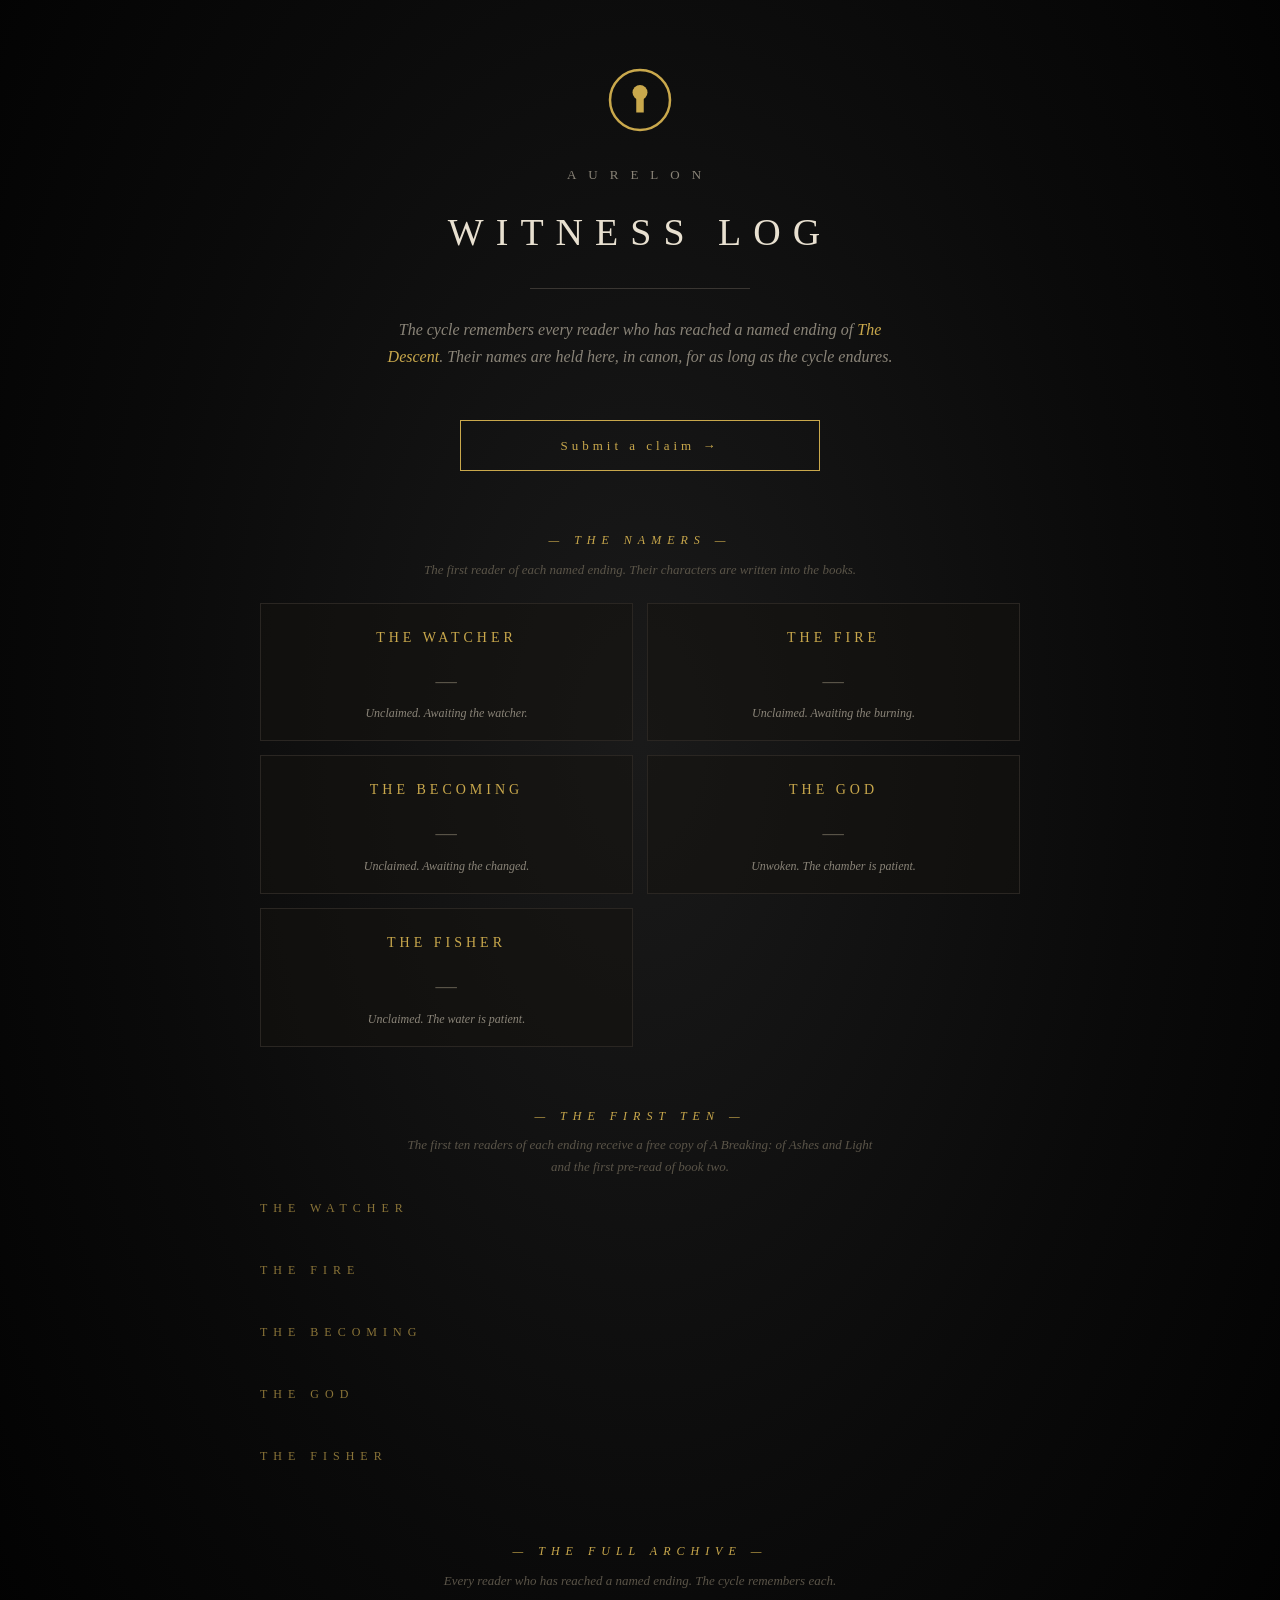
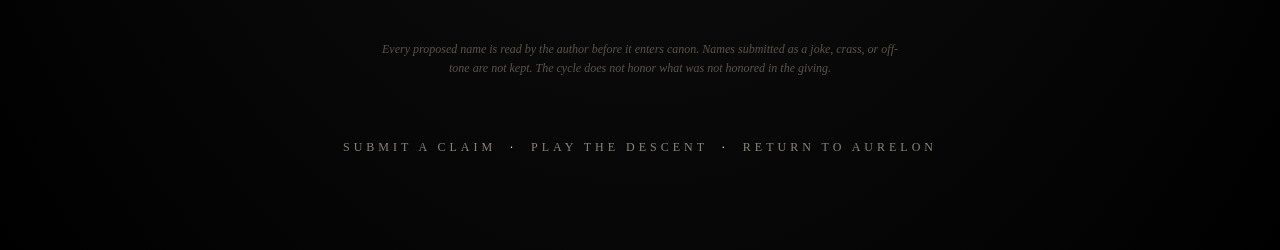
<file: witness/log/index.html>
<!DOCTYPE html>
<html lang="en">
<head>
  <meta charset="UTF-8">
  <meta name="viewport" content="width=device-width, initial-scale=1.0">
  <title>The Witness Log — Aurelon</title>
  <meta name="description" content="The cycle remembers every reader who has reached a named ending of The Descent.">
  <meta name="theme-color" content="#0a0a0a">

  <!--
    DEPLOYMENT
    ----------
    Save this file as witness/log/index.html in your aurelonuniverse repo.
    Live URL becomes aurelonuniverse.com/witness/log
    The two URLs WORKER_URL and DISCORD_URL at the bottom of this file are
    pre-filled with your real endpoints. Edit if they ever change.
  -->

  <link rel="icon" type="image/svg+xml" href="data:image/svg+xml;utf8,<svg xmlns='http://www.w3.org/2000/svg' viewBox='0 0 64 64'><rect width='64' height='64' fill='%230a0a0a' rx='8'/><circle cx='32' cy='32' r='22' fill='none' stroke='%23c9a84c' stroke-width='2'/><circle cx='32' cy='27' r='5' fill='%23c9a84c'/><rect x='29.5' y='29' width='5' height='12' fill='%23c9a84c'/></svg>">

  <style>
    :root {
      --bg: #0a0a0a;
      --bg-elev: #1a1a1a;
      --border: #2a2622;
      --hairline: #3a3632;
      --text: #e8e0d0;
      --text-dim: #8a8478;
      --text-faint: #5a5448;
      --gold: #c9a84c;
      --gold-dim: #8a7438;
      --error: #c0584c;
      --link: #5a8aa0;
    }
    * { box-sizing: border-box; }
    html, body { margin: 0; padding: 0; }
    body {
      background: radial-gradient(ellipse at 50% 40%, #1a1a1a 0%, #0a0a0a 55%, #000 100%);
      color: var(--text);
      font-family: Georgia, "Times New Roman", serif;
      font-size: 17px;
      line-height: 1.65;
      min-height: 100vh;
      padding: 60px 20px 80px;
    }
    .container { max-width: 760px; margin: 0 auto; }

    header { text-align: center; margin-bottom: 50px; }
    .sigil { width: 80px; height: 80px; margin: 0 auto 24px; display: block; }
    .eyebrow { font-size: 13px; letter-spacing: 12px; color: var(--text-dim); font-weight: 400; margin: 0 0 16px; }
    h1 { font-size: 38px; letter-spacing: 12px; font-weight: 400; color: var(--text); margin: 0 0 24px; }
    .hairline { width: 220px; height: 1px; background: var(--hairline); margin: 0 auto 28px; }
    .lede { font-style: italic; color: var(--text-dim); max-width: 520px; margin: 0 auto; font-size: 16px; }
    .lede em { color: var(--gold); font-style: italic; }

    a { color: var(--link); }
    a:hover { color: var(--text); }

    .submit-cta {
      display: block;
      max-width: 360px;
      margin: 0 auto 48px;
      text-align: center;
      padding: 14px 20px;
      border: 1px solid var(--gold);
      color: var(--gold);
      text-decoration: none;
      letter-spacing: 4px;
      font-size: 13px;
      transition: background 0.15s, color 0.15s;
    }
    .submit-cta:hover {
      background: var(--gold);
      color: var(--bg);
    }

    /* ─── Sleeping God canonical name banner ─── */
    #log-sleeping-god-banner {
      border: 1px solid var(--gold);
      padding: 22px 24px;
      margin: 0 auto 32px;
      text-align: center;
      background: rgba(201, 168, 76, 0.04);
      max-width: 540px;
    }
    #log-sleeping-god-banner .label {
      font-size: 11px;
      letter-spacing: 6px;
      color: var(--gold-dim);
      margin-bottom: 8px;
    }
    #log-sg-name {
      font-size: 26px;
      letter-spacing: 4px;
      color: var(--gold);
      font-style: italic;
    }

    /* ─── Section headings ─── */
    .section-heading {
      font-size: 12px;
      letter-spacing: 6px;
      color: var(--gold);
      text-align: center;
      margin: 60px 0 8px;
      font-style: italic;
    }
    .section-heading:first-child { margin-top: 0; }
    .section-intro {
      text-align: center;
      font-size: 13px;
      color: var(--text-faint);
      font-style: italic;
      margin: 0 auto 22px;
      max-width: 480px;
    }

    /* ─── Namers (the four prominent first-claim cards) ─── */
    .namers-grid {
      display: grid;
      grid-template-columns: 1fr;
      gap: 14px;
      margin-bottom: 30px;
    }
    @media (min-width: 600px) {
      .namers-grid { grid-template-columns: 1fr 1fr; }
    }
    .namer-card {
      border: 1px solid var(--border);
      padding: 22px 18px 18px;
      background: rgba(20, 18, 14, 0.5);
      text-align: center;
      transition: border-color 0.2s, background 0.2s;
    }
    .namer-card.claimed {
      border-color: rgba(201, 168, 76, 0.4);
      background: rgba(201, 168, 76, 0.04);
    }
    .namer-card.special-sleeping.claimed {
      border-color: var(--gold);
      box-shadow: 0 0 24px rgba(201, 168, 76, 0.08);
    }
    .namer-eyebrow {
      font-size: 10px;
      letter-spacing: 4px;
      color: var(--gold-dim);
      text-transform: uppercase;
      margin-bottom: 6px;
      min-height: 10px;
    }
    .namer-eyebrow:empty { margin-bottom: 0; min-height: 0; }
    .namer-title {
      font-size: 14px;
      letter-spacing: 4px;
      color: var(--gold);
      text-transform: uppercase;
      margin: 0 0 12px;
      font-weight: 400;
    }
    .namer-claimant {
      font-size: 17px;
      color: var(--text);
      margin-bottom: 4px;
      font-style: italic;
      letter-spacing: 0.5px;
      min-height: 1.2em;
    }
    .namer-card:not(.claimed) .namer-claimant {
      color: var(--text-faint);
      font-size: 24px;
    }
    .namer-meta {
      font-size: 12px;
      font-style: italic;
      color: var(--text-dim);
      line-height: 1.5;
      min-height: 1.5em;
    }
    .namer-card.claimed .namer-meta {
      color: var(--gold-dim);
      font-style: normal;
    }
    .namer-named-character {
      display: block;
      font-style: italic;
      color: var(--gold);
      font-size: 13px;
      margin-top: 4px;
    }
    .namer-date {
      display: block;
      color: var(--text-faint);
      font-size: 10px;
      letter-spacing: 1.5px;
      text-transform: uppercase;
      margin-top: 6px;
      font-style: normal;
    }

    /* ─── First Ten leaderboards ─── */
    .log-grid {
      display: grid;
      grid-template-columns: 1fr;
      gap: 26px;
    }
    .log-column { padding-bottom: 4px; }
    .log-column .log-heading {
      font-size: 12px;
      letter-spacing: 6px;
      color: var(--gold-dim);
      margin-bottom: 12px;
      transition: color 0.2s;
    }
    .log-column.has-claims .log-heading { color: var(--gold); }
    .log-column .log-list {
      list-style: none;
      padding: 0 0 0 16px;
      margin: 0;
      border-left: 1px solid var(--hairline);
    }
    .log-column .log-list li {
      padding: 8px 0;
      font-size: 14px;
      color: var(--text);
      display: flex;
      flex-wrap: wrap;
      gap: 10px;
      align-items: baseline;
      border-bottom: 1px dotted rgba(58, 54, 50, 0.5);
    }
    .log-column .log-list li:last-child { border-bottom: none; }
    .log-column .log-list .rank {
      color: var(--gold);
      font-weight: bold;
      min-width: 32px;
      font-style: italic;
      font-size: 15px;
    }
    .log-column .log-list .handle { color: var(--text); }
    .log-column .log-list .handle.anonymous { color: var(--text-dim); font-style: italic; }
    .log-column .log-list .meta { color: var(--text-faint); font-size: 12px; }
    .log-column .log-list .proposed-name {
      color: var(--gold-dim);
      font-style: italic;
      font-size: 13px;
      flex-basis: 100%;
      margin-left: 42px;
      margin-top: -4px;
    }
    .log-column .log-list .empty {
      font-style: italic;
      color: var(--text-faint);
      padding: 8px 0;
      border: none;
    }

    /* ─── Archive (every claim, chronological) ─── */
    .archive-list {
      list-style: none;
      padding: 0;
      margin: 0;
    }
    .archive-list li {
      display: flex;
      flex-wrap: wrap;
      gap: 10px;
      padding: 9px 4px;
      border-bottom: 1px dotted rgba(58, 54, 50, 0.5);
      font-size: 13px;
      align-items: baseline;
    }
    .archive-list li:last-child { border-bottom: none; }
    .archive-list .archive-date {
      color: var(--text-faint);
      font-size: 11px;
      min-width: 70px;
      font-variant-numeric: tabular-nums;
    }
    .archive-list .archive-ending {
      color: var(--gold);
      font-size: 11px;
      letter-spacing: 2px;
      text-transform: uppercase;
      min-width: 90px;
      font-style: italic;
    }
    .archive-list .archive-rank {
      color: var(--gold-dim);
      font-size: 12px;
      font-style: italic;
      min-width: 28px;
    }
    .archive-list .archive-handle { color: var(--text); }
    .archive-list .archive-handle.anonymous {
      color: var(--text-dim);
      font-style: italic;
    }
    .archive-list .archive-country {
      color: var(--text-faint);
      font-size: 10px;
      margin-left: auto;
      letter-spacing: 1px;
    }
    .archive-empty {
      text-align: center;
      font-style: italic;
      color: var(--text-faint);
      padding: 18px;
    }

    .hidden { display: none !important; }

    .footer-link {
      text-align: center;
      margin-top: 60px;
      font-size: 12px;
      letter-spacing: 4px;
    }
    .footer-link a {
      color: var(--text-dim);
      text-decoration: none;
      font-family: inherit;
      letter-spacing: 4px;
    }
    .footer-link a:hover { color: var(--gold); }

    @media (max-width: 600px) {
      body { padding: 30px 14px 60px; font-size: 16px; }
      h1 { font-size: 26px; letter-spacing: 6px; }
    }
  </style>

  <!-- Cloudflare Web Analytics --><script defer src='https://static.cloudflareinsights.com/beacon.min.js' data-cf-beacon='{"token": "c6b10b9c22674a1fa83ea88372c5a3a4"}'></script><!-- End Cloudflare Web Analytics -->
</head>
<body>

<div class="container">

  <header>
    <svg class="sigil" viewBox="0 0 64 64">
      <circle cx="32" cy="32" r="24" fill="none" stroke="#c9a84c" stroke-width="2"/>
      <circle cx="32" cy="26" r="6" fill="#c9a84c"/>
      <rect x="29" y="28" width="6" height="14" fill="#c9a84c"/>
    </svg>
    <p class="eyebrow">AURELON</p>
    <h1>WITNESS LOG</h1>
    <div class="hairline"></div>
    <p class="lede">The cycle remembers every reader who has reached a named ending of <em>The Descent</em>. Their names are held here, in canon, for as long as the cycle endures.</p>
  </header>

  <a href="/witness" class="submit-cta">Submit a claim &rarr;</a>

  <!-- Sleeping God canonical-name banner. Hidden until canonized. -->
  <div id="log-sleeping-god-banner" class="hidden">
    <div class="label">THE SLEEPING GOD HAS BEEN NAMED</div>
    <div id="log-sg-name"></div>
  </div>

  <!-- ──── 1. THE NAMERS ──── -->
  <div class="section-heading">— THE NAMERS —</div>
  <p class="section-intro">
    The first reader of each named ending. Their characters are written into the books.
  </p>
  <div class="namers-grid">
    <div class="namer-card" data-ending="warden">
      <div class="namer-eyebrow"></div>
      <h3 class="namer-title">The Watcher</h3>
      <div class="namer-claimant">&mdash;</div>
      <div class="namer-meta">Unclaimed. Awaiting the watcher.</div>
    </div>
    <div class="namer-card" data-ending="cultist">
      <div class="namer-eyebrow"></div>
      <h3 class="namer-title">The Fire</h3>
      <div class="namer-claimant">&mdash;</div>
      <div class="namer-meta">Unclaimed. Awaiting the burning.</div>
    </div>
    <div class="namer-card" data-ending="vrethkai_with_mind">
      <div class="namer-eyebrow"></div>
      <h3 class="namer-title">The Becoming</h3>
      <div class="namer-claimant">&mdash;</div>
      <div class="namer-meta">Unclaimed. Awaiting the changed.</div>
    </div>
    <div class="namer-card special-sleeping" data-ending="sleeping_god">
      <div class="namer-eyebrow"></div>
      <h3 class="namer-title">The God</h3>
      <div class="namer-claimant">&mdash;</div>
      <div class="namer-meta">Unwoken. The chamber is patient.</div>
    </div>
    <div class="namer-card" data-ending="fisher">
      <div class="namer-eyebrow"></div>
      <h3 class="namer-title">The Fisher</h3>
      <div class="namer-claimant">&mdash;</div>
      <div class="namer-meta">Unclaimed. The water is patient.</div>
    </div>
  </div>

  <!-- ──── 2. THE FIRST TEN ──── -->
  <div class="section-heading">— THE FIRST TEN —</div>
  <p class="section-intro">
    The first ten readers of each ending receive a free copy of <em>A Breaking: of Ashes and Light</em> and the first pre-read of book two.
  </p>
  <div class="log-grid">
    <div class="log-column" data-ending="warden">
      <div class="log-heading">THE WATCHER</div>
      <ol class="log-list"></ol>
    </div>
    <div class="log-column" data-ending="cultist">
      <div class="log-heading">THE FIRE</div>
      <ol class="log-list"></ol>
    </div>
    <div class="log-column" data-ending="vrethkai_with_mind">
      <div class="log-heading">THE BECOMING</div>
      <ol class="log-list"></ol>
    </div>
    <div class="log-column" data-ending="sleeping_god">
      <div class="log-heading">THE GOD</div>
      <ol class="log-list"></ol>
    </div>
    <div class="log-column" data-ending="fisher">
      <div class="log-heading">THE FISHER</div>
      <ol class="log-list"></ol>
    </div>
  </div>

  <!-- ──── 3. THE FULL ARCHIVE ──── -->
  <div class="section-heading">— THE FULL ARCHIVE —</div>
  <p class="section-intro">
    Every reader who has reached a named ending. The cycle remembers each.
  </p>
  <ol id="archive-list" class="archive-list"></ol>
  <div id="archive-empty" class="archive-empty hidden">
    No descents yet recorded.
  </div>

  <p style="text-align:center;font-size:12px;color:var(--text-faint);font-style:italic;margin-top:48px;max-width:520px;margin-left:auto;margin-right:auto;line-height:1.6;">
    Every proposed name is read by the author before it enters canon. Names submitted as a joke, crass, or off-tone are not kept. The cycle does not honor what was not honored in the giving.
  </p>

  <p class="footer-link">
    <a href="/witness">SUBMIT A CLAIM</a> &nbsp;·&nbsp; <a href="/the-descent">PLAY THE DESCENT</a> &nbsp;·&nbsp; <a href="/">RETURN TO AURELON</a>
  </p>

</div>

<script>
  const WORKER_URL = 'https://the-descent-claims.deaviantchild1990.workers.dev';

  const $ = (id) => document.getElementById(id);

  const ENDING_TITLES = {
    warden:             { archetype: 'The Watcher',  realName: 'The Warden' },
    cultist:            { archetype: 'The Fire',     realName: 'The Cultist' },
    vrethkai_with_mind: { archetype: 'The Becoming', realName: "Vreth'kai With Mind" },
    sleeping_god:       { archetype: 'The God',      realName: 'The Sleeping God' },
    fisher:             { archetype: 'The Fisher',   realName: 'The Fisher' }
  };

  function fmtDateShort(ms) {
    if (!ms) return '';
    return new Date(ms).toLocaleDateString('en-US', { month: 'short', day: 'numeric', year: 'numeric' });
  }
  function fmtDateCompact(ms) {
    if (!ms) return '';
    return new Date(ms).toLocaleDateString('en-US', { month: 'short', day: 'numeric' });
  }

  function endingHasAnyClaim(data, ending) {
    if (ending === 'sleeping_god') {
      return !!(data.sleepingGodNamed && data.sleepingGodName);
    }
    return Array.isArray(data[ending]) && data[ending].length > 0;
  }

  // ─── 1. Render the four namer cards. Archetype-by-default; flip on first claim ───
  function renderNamers(data) {
    if (data.sleepingGodNamed && data.sleepingGodName) {
      $('log-sleeping-god-banner').classList.remove('hidden');
      $('log-sg-name').textContent = data.sleepingGodName;
    }

    document.querySelectorAll('.namer-card').forEach(card => {
      const ending = card.dataset.ending;
      const cfg = ENDING_TITLES[ending];
      const eyebrowEl = card.querySelector('.namer-eyebrow');
      const titleEl = card.querySelector('.namer-title');
      const claimantEl = card.querySelector('.namer-claimant');
      const metaEl = card.querySelector('.namer-meta');
      const items = data[ending] || [];
      const first = items.find(i => i.rank === 1);
      if (!first) return;

      // Sleeping God only reveals once canonized.
      if (ending === 'sleeping_god') {
        if (!(data.sleepingGodNamed && data.sleepingGodName)) return;
        card.classList.add('claimed');
        eyebrowEl.textContent = cfg.archetype;
        titleEl.textContent = cfg.realName;
        claimantEl.textContent = data.sleepingGodName;
        const namedByLine = first.discordHandle ? `named by ${first.discordHandle}` : 'named by a witness';
        const dateLine = first.serverTime ? `<span class="namer-date">${fmtDateShort(first.serverTime)}</span>` : '';
        metaEl.innerHTML = `<span class="namer-named-character">${namedByLine}</span>${dateLine}`;
        return;
      }

      card.classList.add('claimed');
      eyebrowEl.textContent = cfg.archetype;
      titleEl.textContent = cfg.realName;
      claimantEl.textContent = first.discordHandle
        || (first.identity ? `the ${first.identity}` : 'a witness');
      const proposedLine = first.proposedName
        ? `<span class="namer-named-character">named ${first.proposedName}</span>`
        : `<span style="font-style:italic;">name to be chosen</span>`;
      const dateLine = first.serverTime ? `<span class="namer-date">${fmtDateShort(first.serverTime)} · ${first.country || ''}</span>` : '';
      metaEl.innerHTML = `${proposedLine}${dateLine}`;
    });
  }

  // ─── 2. Render the first-ten leaderboards. Column heading flips archetype → real name when any claim exists ───
  function renderFirstTen(data) {
    document.querySelectorAll('.log-column').forEach(col => {
      const ending = col.dataset.ending;
      const cfg = ENDING_TITLES[ending];
      const headingEl = col.querySelector('.log-heading');
      const list = col.querySelector('.log-list');
      list.innerHTML = '';

      const items = (data[ending] || []).slice(0, 10);
      const hasClaim = endingHasAnyClaim(data, ending);

      // Flip the column heading on first claim. The Sleeping God column
      // only flips once canonized — same rule as the namer card.
      if (hasClaim) {
        col.classList.add('has-claims');
        headingEl.textContent = cfg.realName.toUpperCase();
      }

      if (items.length === 0) {
        const li = document.createElement('li');
        li.className = 'empty';
        li.textContent = '— Unclaimed. —';
        list.appendChild(li);
        return;
      }

      items.forEach(item => {
        const li = document.createElement('li');

        const rank = document.createElement('span');
        rank.className = 'rank';
        rank.textContent = `#${item.rank}`;
        li.appendChild(rank);

        const handle = document.createElement('span');
        if (item.discordHandle) {
          handle.className = 'handle';
          handle.textContent = item.discordHandle;
        } else if (item.identity) {
          handle.className = 'handle anonymous';
          handle.textContent = `the ${item.identity}`;
        } else {
          handle.className = 'handle anonymous';
          handle.textContent = '(unwitnessed)';
        }
        li.appendChild(handle);

        const meta = document.createElement('span');
        meta.className = 'meta';
        const metaParts = [];
        if (item.country) metaParts.push(item.country);
        if (item.serverTime) metaParts.push(fmtDateShort(item.serverTime));
        meta.textContent = metaParts.join('  ·  ');
        li.appendChild(meta);

        if (item.proposedName) {
          const proposed = document.createElement('span');
          proposed.className = 'proposed-name';
          proposed.textContent = `proposed name: ${item.proposedName}`;
          li.appendChild(proposed);
        }

        list.appendChild(li);
      });
    });
  }

  // ─── 3. Render the chronological archive. Ending labels follow the same
  //       reveal rule: archetype shown until that ending has a claim, real
  //       name shown thereafter. (In practice each archive row only exists
  //       because someone claimed, so the label per-row is always real.) ───
  function renderArchive(data) {
    const all = [];
    Object.keys(ENDING_TITLES).forEach(ending => {
      (data[ending] || []).forEach(item => all.push({ ...item, ending }));
    });
    all.sort((a, b) => (b.serverTime || 0) - (a.serverTime || 0));

    const listEl = $('archive-list');
    listEl.innerHTML = '';

    if (all.length === 0) {
      $('archive-empty').classList.remove('hidden');
      return;
    }

    all.forEach(item => {
      const li = document.createElement('li');
      const cfg = ENDING_TITLES[item.ending];
      // For sleeping_god rows specifically, show archetype unless canonized
      const labelText = (item.ending === 'sleeping_god' && !(data.sleepingGodNamed && data.sleepingGodName))
        ? cfg.archetype.toUpperCase()
        : cfg.realName.toUpperCase();

      const date = document.createElement('span');
      date.className = 'archive-date';
      date.textContent = fmtDateCompact(item.serverTime);
      li.appendChild(date);

      const ending = document.createElement('span');
      ending.className = 'archive-ending';
      ending.textContent = labelText;
      li.appendChild(ending);

      const rank = document.createElement('span');
      rank.className = 'archive-rank';
      rank.textContent = item.rank ? `#${item.rank}` : '';
      li.appendChild(rank);

      const handle = document.createElement('span');
      if (item.discordHandle) {
        handle.className = 'archive-handle';
        handle.textContent = item.discordHandle;
      } else if (item.identity) {
        handle.className = 'archive-handle anonymous';
        handle.textContent = `the ${item.identity}`;
      } else {
        handle.className = 'archive-handle anonymous';
        handle.textContent = '(unwitnessed)';
      }
      li.appendChild(handle);

      if (item.country) {
        const country = document.createElement('span');
        country.className = 'archive-country';
        country.textContent = item.country;
        li.appendChild(country);
      }

      listEl.appendChild(li);
    });
  }

  async function loadLog() {
    try {
      const r = await fetch(`${WORKER_URL}/api/log`, { cache: 'no-store' });
      if (!r.ok) return;
      const data = await r.json();
      renderNamers(data);
      renderFirstTen(data);
      renderArchive(data);
    } catch (e) {
      // Silent — empty placeholders are the default
    }
  }

  loadLog();
</script>

</body>
</html>
</file>
<file: the-descent/css/style.css>
/**
 * THE DESCENT — Stylesheet
 * Dark, atmospheric, Georgia-based typography matching the novel's voice.
 *
 * Layout: mobile-first single-column. At ≥768px, switches to a two-column
 * grid with the sidebar always visible. On phone, the sidebar is a slide-in
 * drawer toggled from the status bar.
 */

/* ─── RESET & BASE ─── */
*, *::before, *::after { box-sizing: border-box; margin: 0; padding: 0; }

:root {
  --bg: #0a0a0a;
  --bg-panel: #111;
  --bg-input: #151515;
  --text: #c8c0b0;
  --text-dim: #7a7468;
  --text-bright: #e8e0d0;
  --accent-gold: #c9a84c;
  --accent-red: #aa4444;
  --accent-green: #5a8a5a;
  --accent-blue: #4a6a8a;
  --accent-purple: #7a5a8a;
  --border: #2a2622;
  --border-light: #3a3632;
}

html, body {
  height: 100%;
  background: var(--bg);
  color: var(--text);
  font-family: Georgia, 'Times New Roman', serif;
  font-size: 16px;             /* iOS: input field font ≥16px to suppress focus zoom */
  line-height: 1.65;
  overflow: hidden;
  -webkit-text-size-adjust: 100%;
}

/* ─── MOBILE-FIRST CONTAINER ─── */
.game-container {
  display: flex;
  flex-direction: column;
  height: 100vh;
  height: 100dvh;              /* dynamic viewport — accounts for mobile browser chrome */
  max-width: 1100px;
  margin: 0 auto;
  position: relative;
}

/* ─── HEADER ─── */
.game-header {
  flex: 0 0 auto;
  padding: 10px 16px 8px;
  border-bottom: 1px solid var(--border);
  text-align: center;
}
.brand-eyebrow {
  font-family: Georgia, serif;
  font-size: 9px;
  letter-spacing: 6px;
  color: var(--text-dim);
  margin-bottom: 4px;
  text-transform: uppercase;
}
.brand-eyebrow a {
  color: inherit;
  text-decoration: none;
  border-bottom: 1px solid transparent;
  padding-bottom: 1px;
  transition: all 0.2s ease;
}
.brand-eyebrow a:hover {
  color: var(--accent-gold);
  border-bottom-color: var(--accent-gold);
}
.game-title {
  font-size: 14px;
  letter-spacing: 3px;
  color: var(--text-dim);
  font-weight: normal;
  text-transform: uppercase;
}

/* ─── PAGE VIGNETTE ─── subtle radial darkening at the edges to focus
   the reader on the centre column. Pointer-events: none so it never
   blocks the UI underneath. */
body::before {
  content: '';
  position: fixed;
  inset: 0;
  background: radial-gradient(ellipse at center, transparent 55%, rgba(0, 0, 0, 0.35) 100%);
  pointer-events: none;
  z-index: 1;
}
.game-container { position: relative; z-index: 2; }

/* ─── STATUS BAR ─── */
#status-bar {
  flex: 0 0 auto;
  padding: 6px 12px;
  background: var(--bg-panel);
  border-bottom: 1px solid var(--border);
  font-size: 11px;
  color: var(--text-dim);
  display: flex;
  align-items: center;
  gap: 6px;
}

#status-info {
  display: flex;
  flex-wrap: nowrap;
  gap: 4px;
  align-items: center;
  flex: 1 1 auto;
  min-width: 0;
  white-space: nowrap;
  overflow-x: auto;
  -webkit-overflow-scrolling: touch;
  scrollbar-width: none;
}
#status-info::-webkit-scrollbar { display: none; }

.status-room { color: var(--text-bright); font-weight: bold; flex-shrink: 0; }
.status-sep { color: #2a2622; margin: 0 4px; flex-shrink: 0; }
.status-timer { color: var(--accent-red); font-weight: bold; flex-shrink: 0; }
.status-shards { color: var(--accent-gold); flex-shrink: 0; }
.status-identity { color: var(--accent-purple); font-style: italic; flex-shrink: 0; }
.status-turns, .status-frags { flex-shrink: 0; }

.status-controls {
  display: inline-flex;
  gap: 4px;
  align-items: center;
  flex-shrink: 0;
}

.status-btn {
  background: transparent;
  border: 1px solid var(--border-light);
  color: var(--text-dim);
  font-family: Georgia, serif;
  font-size: 12px;
  padding: 6px 10px;
  border-radius: 3px;
  cursor: pointer;
  transition: all 0.15s;
  letter-spacing: 0.5px;
  min-height: 32px;
  white-space: nowrap;
  display: inline-flex;
  align-items: center;
  justify-content: center;
}
.status-btn:hover { color: var(--text-bright); border-color: var(--accent-gold); }
.status-btn:active { background: #1a1816; }
.status-btn:disabled { opacity: 0.35; cursor: default; }
.status-btn:disabled:hover { color: var(--text-dim); border-color: var(--border-light); }

.status-btn-icon { font-size: 16px; min-width: 32px; padding: 4px 8px; }

/* Save-pulse — small dot + transient "saved" label that briefly glow gold
   each time auto-save fires. Default state is dim and quiet; the .firing
   class triggers a 1.4s gold pulse. */
.save-pulse {
  display: inline-flex;
  align-items: center;
  gap: 5px;
  margin: 0 2px;
  flex-shrink: 0;
  font-family: Georgia, serif;
  font-size: 10px;
  letter-spacing: 1px;
  color: var(--text-dim);
}
.save-pulse-dot {
  width: 6px;
  height: 6px;
  border-radius: 50%;
  background: #2a2622;
  transition: background 0.4s ease, box-shadow 0.4s ease;
}
.save-pulse-label {
  opacity: 0;
  transition: opacity 0.4s ease;
  white-space: nowrap;
}
.save-pulse.firing .save-pulse-dot {
  background: var(--accent-gold);
  box-shadow: 0 0 8px var(--accent-gold);
  animation: saveDotPulse 1.4s ease;
}
.save-pulse.firing .save-pulse-label {
  opacity: 1;
  color: var(--accent-gold);
  animation: saveLabelPulse 1.4s ease;
}
@keyframes saveDotPulse {
  0%   { background: #2a2622; box-shadow: none; }
  20%  { background: var(--accent-gold); box-shadow: 0 0 10px var(--accent-gold); }
  100% { background: #2a2622; box-shadow: none; }
}
@keyframes saveLabelPulse {
  0%   { opacity: 0; }
  20%  { opacity: 1; }
  80%  { opacity: 0.6; }
  100% { opacity: 0; }
}
/* On narrow screens the label hides — only the dot is visible */
@media (max-width: 540px) {
  .save-pulse-label { display: none; }
}

/* Audio-button state: gold tint when ambient sound is on */
#audio-btn[data-muted="false"] {
  color: var(--accent-gold);
  border-color: var(--accent-gold);
}

/* On narrow screens, hide button labels so the controls fit */
@media (max-width: 540px) {
  .status-btn .btn-label { display: none; }
  .status-btn { font-size: 16px; min-width: 32px; padding: 4px 8px; }
}

/* ─── OUTPUT ─── */
#output {
  flex: 1 1 auto;
  overflow-y: auto;
  -webkit-overflow-scrolling: touch;
  padding: 16px;
  scroll-behavior: smooth;
  min-height: 0;               /* allow flex shrinking */
}

.output-block {
  margin-bottom: 14px;
  animation: fadeIn 0.3s ease;
}

@keyframes fadeIn {
  from { opacity: 0; transform: translateY(4px); }
  to { opacity: 1; transform: translateY(0); }
}

.output-block a {
  color: var(--accent-blue);
  text-decoration: underline;
  text-decoration-color: var(--border-light);
  text-underline-offset: 3px;
  font-weight: bold;
}
.output-block a:hover {
  color: var(--text-bright);
  text-decoration-color: var(--accent-blue);
}

.output-narration { color: var(--text); }
.output-system { color: var(--text-dim); font-size: 14px; font-style: italic; }
.output-input { color: var(--accent-blue); font-style: italic; font-size: 14px; margin-bottom: 6px; }
.output-prophecy {
  color: var(--accent-gold);
  border-left: 2px solid var(--accent-gold);
  padding-left: 16px;
  margin: 12px 0;
  font-style: italic;
}
.output-identity {
  color: var(--accent-purple);
  text-align: center;
  letter-spacing: 2px;
  font-size: 13px;
  margin: 12px 0;
  padding: 8px 0;
  border-top: 1px solid var(--border);
  border-bottom: 1px solid var(--border);
}
.output-death {
  color: var(--accent-red);
  border-left: 2px solid var(--accent-red);
  padding-left: 16px;
  margin: 12px 0;
}

/* ─── SIDEBAR (mobile drawer, desktop sidebar) ─── */
.sidebar {
  position: fixed;
  top: 0;
  right: 0;
  bottom: 0;
  width: 260px;
  max-width: 84vw;
  background: var(--bg-panel);
  border-left: 1px solid var(--border);
  padding: 50px 16px 16px;     /* room for the close button */
  overflow-y: auto;
  -webkit-overflow-scrolling: touch;
  display: flex;
  flex-direction: column;
  gap: 18px;
  transform: translateX(100%);
  transition: transform 0.25s ease;
  z-index: 20;
  box-shadow: -4px 0 24px rgba(0,0,0,0.5);
}
.sidebar.open { transform: translateX(0); }

.sidebar-close {
  position: absolute;
  top: 8px;
  right: 8px;
  background: transparent;
  border: 1px solid var(--border-light);
  color: var(--text-dim);
  font-family: Georgia, serif;
  font-size: 18px;
  width: 32px;
  height: 32px;
  border-radius: 3px;
  cursor: pointer;
  line-height: 1;
}
.sidebar-close:hover { color: var(--text-bright); border-color: var(--accent-gold); }

.sidebar-overlay {
  position: fixed;
  inset: 0;
  background: rgba(0, 0, 0, 0.55);
  opacity: 0;
  pointer-events: none;
  transition: opacity 0.25s ease;
  z-index: 15;
}
.sidebar-overlay.open {
  opacity: 1;
  pointer-events: auto;
}

.panel-header {
  font-size: 11px;
  letter-spacing: 1px;
  color: var(--text-dim);
  text-transform: uppercase;
  margin-bottom: 6px;
  padding-bottom: 4px;
  border-bottom: 1px solid var(--border);
}

.panel-empty {
  font-size: 13px;
  color: #3a3632;
  font-style: italic;
}

.inv-item {
  font-size: 14px;
  color: var(--text);
  padding: 4px 0;
  cursor: default;
}
.inv-item:hover { color: var(--text-bright); }

.frag-slot {
  display: inline-block;
  width: 30px;
  height: 24px;
  line-height: 24px;
  text-align: center;
  font-size: 10px;
  margin: 1px;
  border-radius: 3px;
}
.frag-empty { background: #1a1816; color: #2a2622; border: 1px solid #222; }
.frag-found { background: #1a1810; color: var(--accent-gold); border: 1px solid #3a3020; }

.catch-slot {
  display: block;
  padding: 4px 8px;
  margin: 2px 0;
  font-size: 11px;
  border-radius: 3px;
  font-style: italic;
}
.catch-empty { background: #1a1816; color: #2a2622; border: 1px solid #222; }
.catch-found { background: #1a1810; color: var(--accent-gold); border: 1px solid #3a3020; }

/* ─── CHOICES ─── */
#choices {
  flex: 0 0 auto;
  display: flex;
  flex-wrap: wrap;
  gap: 6px;
  padding: 10px 12px;
  border-top: 1px solid var(--border);
  background: var(--bg-panel);
  max-height: 38vh;
  overflow-y: auto;
  -webkit-overflow-scrolling: touch;
}

.choice-btn {
  background: var(--bg-input);
  border: 1px solid var(--border-light);
  color: var(--text);
  font-family: Georgia, serif;
  font-size: 14px;
  padding: 10px 14px;
  border-radius: 4px;
  cursor: pointer;
  transition: all 0.15s;
  min-height: 40px;
  flex: 0 1 auto;
  text-align: left;
  line-height: 1.35;
}
.choice-btn:hover {
  background: #1a1816;
  border-color: var(--accent-gold);
  color: var(--text-bright);
}
.choice-btn:active { background: #222; }
.choice-disabled { opacity: 0.4; cursor: default; }
.choice-disabled:hover {
  background: var(--bg-input);
  border-color: var(--border-light);
  color: var(--text);
}

/* On phones, choices stack to full width — much easier to tap */
@media (max-width: 540px) {
  .choice-btn {
    flex: 1 1 100%;
    text-align: center;
  }
}

/* ─── TEXT INPUT ─── */
#input-container {
  flex: 0 0 auto;
  display: flex;
  border-top: 1px solid var(--border);
  background: var(--bg-panel);
  padding-bottom: env(safe-area-inset-bottom);   /* iPhone home indicator */
}

#input-form {
  display: flex;
  flex: 1;
  padding: 10px 12px;
  align-items: center;
  gap: 8px;
}

.input-prompt {
  color: var(--accent-blue);
  font-family: Georgia, serif;
  font-size: 16px;
  line-height: 1;
  flex-shrink: 0;
}

#text-input {
  flex: 1;
  background: var(--bg-input);
  border: 1px solid var(--border);
  color: var(--text-bright);
  font-family: Georgia, serif;
  font-size: 16px;             /* keeps iOS from zooming on focus */
  padding: 10px 12px;
  border-radius: 4px;
  outline: none;
  min-height: 40px;
}
#text-input:focus { border-color: var(--border-light); }
#text-input::placeholder { color: #3a3632; font-style: italic; }

/* ─── RESTART (game over) ─── */
#restart-btn {
  display: none;
  flex: 0 0 auto;
  background: none;
  border: 1px solid var(--accent-red);
  color: var(--accent-red);
  font-family: Georgia, serif;
  font-size: 14px;
  padding: 14px 20px;
  margin: 12px 16px;
  border-radius: 4px;
  cursor: pointer;
  text-align: center;
  transition: all 0.2s;
  min-height: 44px;
}
#restart-btn:hover { background: #1a1010; }

/* ─── SCROLLBAR ─── */
#output::-webkit-scrollbar, #choices::-webkit-scrollbar, .sidebar::-webkit-scrollbar { width: 6px; }
#output::-webkit-scrollbar-track, #choices::-webkit-scrollbar-track, .sidebar::-webkit-scrollbar-track { background: var(--bg); }
#output::-webkit-scrollbar-thumb, #choices::-webkit-scrollbar-thumb, .sidebar::-webkit-scrollbar-thumb { background: #2a2622; border-radius: 3px; }
#output::-webkit-scrollbar-thumb:hover { background: #3a3632; }

/* ─── DESKTOP / WIDE LAYOUT (≥768px) ─── */
@media (min-width: 768px) {
  html, body { font-size: 15px; }

  .game-container {
    display: grid;
    grid-template-columns: 1fr 240px;
    grid-template-rows: auto auto 1fr auto auto;
  }

  .game-header   { grid-column: 1 / -1; padding: 14px 20px 10px; }
  .game-title    { font-size: 16px; letter-spacing: 4px; }
  .brand-eyebrow { font-size: 10px; letter-spacing: 8px; margin-bottom: 5px; }
  #status-bar    { grid-column: 1 / -1; }
  #output        { grid-column: 1; grid-row: 3; padding: 20px; }

  .sidebar {
    position: static;
    grid-column: 2;
    grid-row: 3;
    transform: none;
    box-shadow: none;
    width: auto;
    max-width: none;
    padding: 14px;
    z-index: auto;
  }
  .sidebar-close   { display: none; }
  .sidebar-overlay { display: none; }

  /* Hide the drawer toggle on desktop — sidebar is always visible */
  #sidebar-toggle { display: none; }

  #choices         { grid-column: 1; grid-row: 4; padding: 8px 20px; max-height: none; }
  #input-container { grid-column: 1 / -1; grid-row: 5; }

  .choice-btn { font-size: 13px; padding: 6px 14px; min-height: 32px; flex: 0 1 auto; text-align: left; }
  .inv-item   { font-size: 12px; padding: 3px 0; }
  .frag-slot  { width: 28px; height: 22px; line-height: 22px; font-size: 9px; }
  .panel-empty{ font-size: 12px; }
}

/* ─── FRAGMENT VIEWER MODAL ─── */
.prophecy-modal {
  position: fixed;
  inset: 0;
  z-index: 100;
  display: none;
  align-items: center;
  justify-content: center;
  padding: 20px;
}
.prophecy-modal.open {
  display: flex;
  animation: modalFade 0.25s ease;
}

@keyframes modalFade {
  from { opacity: 0; }
  to   { opacity: 1; }
}

.prophecy-modal-backdrop {
  position: absolute;
  inset: 0;
  background: rgba(0, 0, 0, 0.7);
  backdrop-filter: blur(2px);
  -webkit-backdrop-filter: blur(2px);
}

.prophecy-modal-content {
  position: relative;
  background: var(--bg-panel);
  border: 1px solid var(--border-light);
  border-left: 3px solid var(--accent-gold);
  border-radius: 4px;
  padding: 28px 32px 22px;
  max-width: 600px;
  width: 100%;
  max-height: 86vh;
  max-height: 86dvh;
  overflow-y: auto;
  -webkit-overflow-scrolling: touch;
  box-shadow: 0 10px 40px rgba(0, 0, 0, 0.6);
  animation: modalLift 0.25s ease;
  font-family: Georgia, 'Times New Roman', serif;
}

@keyframes modalLift {
  from { opacity: 0; transform: translateY(12px); }
  to   { opacity: 1; transform: translateY(0); }
}

.prophecy-modal-close {
  position: absolute;
  top: 8px;
  right: 8px;
  width: 32px;
  height: 32px;
  background: transparent;
  border: 1px solid var(--border-light);
  color: var(--text-dim);
  border-radius: 3px;
  cursor: pointer;
  font-family: Georgia, serif;
  font-size: 18px;
  line-height: 1;
}
.prophecy-modal-close:hover { color: var(--text-bright); border-color: var(--accent-gold); }

.prophecy-modal-header {
  margin-bottom: 16px;
  padding-bottom: 10px;
  border-bottom: 1px solid var(--border);
  display: flex;
  align-items: baseline;
  gap: 12px;
  flex-wrap: wrap;
}
.prophecy-modal-id {
  color: var(--accent-gold);
  font-size: 13px;
  letter-spacing: 3px;
  font-weight: bold;
}
.prophecy-modal-title {
  color: var(--text-bright);
  font-size: 15px;
  font-style: italic;
}

.prophecy-modal-text {
  color: var(--accent-gold);
  font-size: 15px;
  font-style: italic;
  line-height: 1.7;
  white-space: pre-wrap;
  padding: 8px 0 16px;
}

.prophecy-modal-footer {
  margin-top: 12px;
  padding-top: 10px;
  border-top: 1px solid var(--border);
  font-size: 11px;
  color: var(--text-dim);
  display: flex;
  justify-content: space-between;
  align-items: center;
  flex-wrap: wrap;
  gap: 8px;
}
.prophecy-modal-foundin { font-style: italic; }
.prophecy-modal-hint { letter-spacing: 1px; }

/* P-slots are clickable when found */
.frag-found {
  cursor: pointer;
  transition: all 0.15s;
}
.frag-found:hover {
  background: #2a2412;
  border-color: var(--accent-gold);
  color: var(--text-bright);
  transform: scale(1.08);
}

/* ─── TUTORIAL / WELCOME MODAL ─── */
.tutorial-modal {
  position: fixed;
  inset: 0;
  z-index: 110;
  display: none;
  align-items: center;
  justify-content: center;
  padding: 20px;
}
.tutorial-modal.open {
  display: flex;
  animation: modalFade 0.3s ease;
}
.tutorial-modal-backdrop {
  position: absolute;
  inset: 0;
  background: rgba(0, 0, 0, 0.78);
  backdrop-filter: blur(3px);
  -webkit-backdrop-filter: blur(3px);
}
.tutorial-modal-content {
  position: relative;
  background: var(--bg-panel);
  border: 1px solid var(--border-light);
  border-left: 3px solid var(--accent-blue);
  border-radius: 4px;
  padding: 28px 32px 22px;
  max-width: 640px;
  width: 100%;
  max-height: 88vh;
  max-height: 88dvh;
  overflow-y: auto;
  -webkit-overflow-scrolling: touch;
  box-shadow: 0 12px 48px rgba(0, 0, 0, 0.7);
  animation: modalLift 0.3s ease;
  font-family: Georgia, 'Times New Roman', serif;
}
.tutorial-modal-header {
  margin-bottom: 16px;
  padding-bottom: 10px;
  border-bottom: 1px solid var(--border);
  display: flex;
  align-items: baseline;
  gap: 12px;
  flex-wrap: wrap;
}
.tutorial-modal-id {
  color: var(--accent-blue);
  font-size: 12px;
  letter-spacing: 3px;
  font-weight: bold;
  text-transform: uppercase;
}
.tutorial-modal-title {
  color: var(--text-bright);
  font-size: 18px;
  letter-spacing: 4px;
  text-transform: uppercase;
}
.tutorial-modal-body { color: var(--text); font-size: 15px; line-height: 1.7; }
.tutorial-modal-body p { margin-bottom: 12px; }
.tutorial-modal-body p:last-child { margin-bottom: 0; }
.tutorial-modal-body strong { color: var(--text-bright); font-weight: bold; }
.tutorial-modal-body em { color: var(--text-dim); }
.intro-section-label {
  color: var(--accent-blue);
  letter-spacing: 2px;
  font-size: 12px;
  text-transform: uppercase;
  margin-top: 16px !important;
  margin-bottom: 8px !important;
  padding-top: 10px;
  border-top: 1px dashed var(--border);
}
.tutorial-modal-body code {
  font-family: Consolas, 'Courier New', monospace;
  background: var(--bg-input);
  border: 1px solid var(--border);
  color: var(--accent-gold);
  padding: 1px 6px;
  border-radius: 3px;
  font-size: 13px;
}
.tut-icons { display: block; margin-top: 6px; padding-left: 8px; font-size: 13px; line-height: 2.0; }
.tut-icon {
  display: inline-block;
  background: var(--bg-input);
  border: 1px solid var(--border-light);
  color: var(--accent-gold);
  padding: 2px 8px;
  border-radius: 3px;
  margin-right: 4px;
  font-size: 14px;
  min-width: 20px;
  text-align: center;
}
.tutorial-flavor { color: var(--text-dim); font-size: 13px; padding-top: 6px; border-top: 1px dashed var(--border); margin-top: 12px !important; }
.tutorial-modal-footer {
  margin-top: 20px;
  padding-top: 14px;
  border-top: 1px solid var(--border);
  text-align: center;
}
.tutorial-modal-btn {
  background: var(--bg-input);
  border: 1px solid var(--accent-blue);
  color: var(--accent-blue);
  font-family: Georgia, serif;
  font-size: 15px;
  padding: 12px 32px;
  border-radius: 4px;
  cursor: pointer;
  transition: all 0.15s;
  letter-spacing: 1px;
  min-height: 44px;
}
.tutorial-modal-btn:hover {
  background: #1a1820;
  border-color: var(--text-bright);
  color: var(--text-bright);
}

/* ─── LANDSCAPE PHONE — short height, compact header ─── */
@media (orientation: landscape) and (max-height: 500px) {
  .game-header { padding: 6px 16px; }
  .game-title  { font-size: 12px; letter-spacing: 2px; }
  #output      { padding: 12px 16px; }
  #choices     { max-height: 35vh; }
}
</file>
